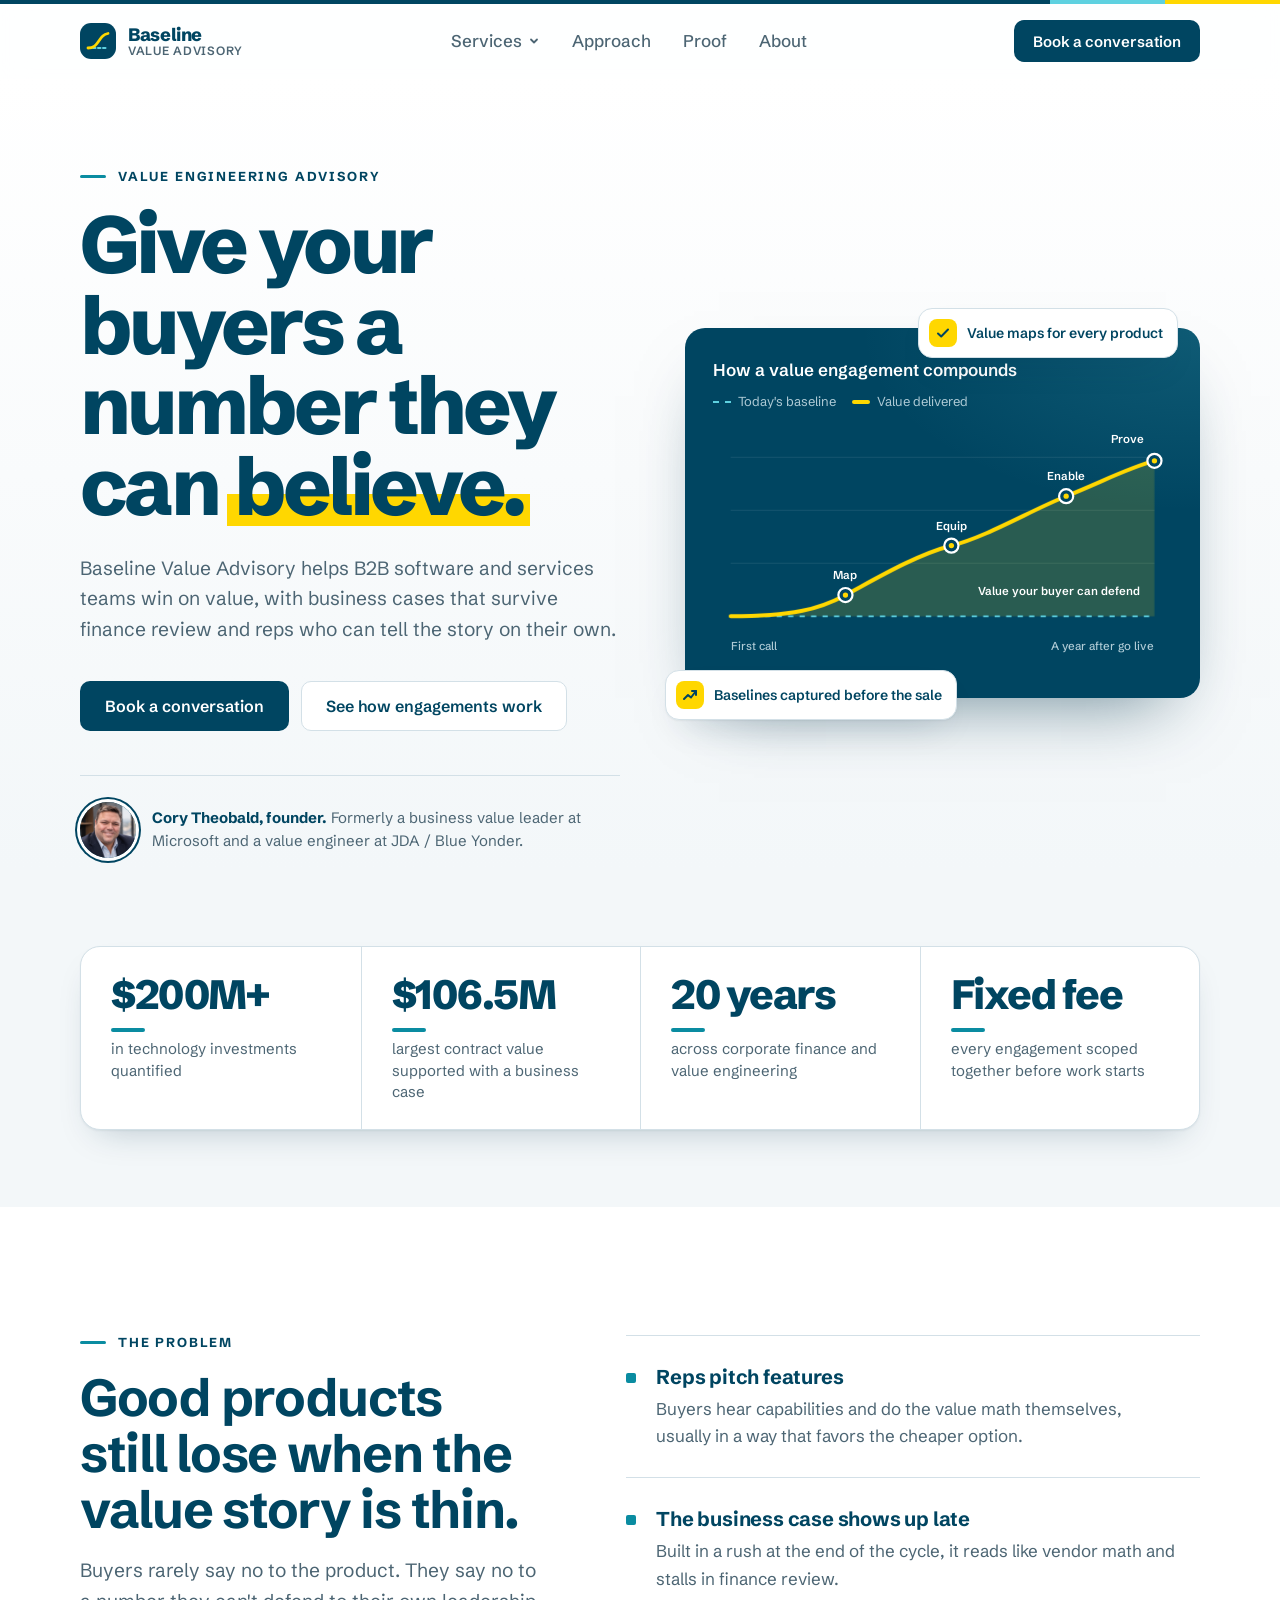
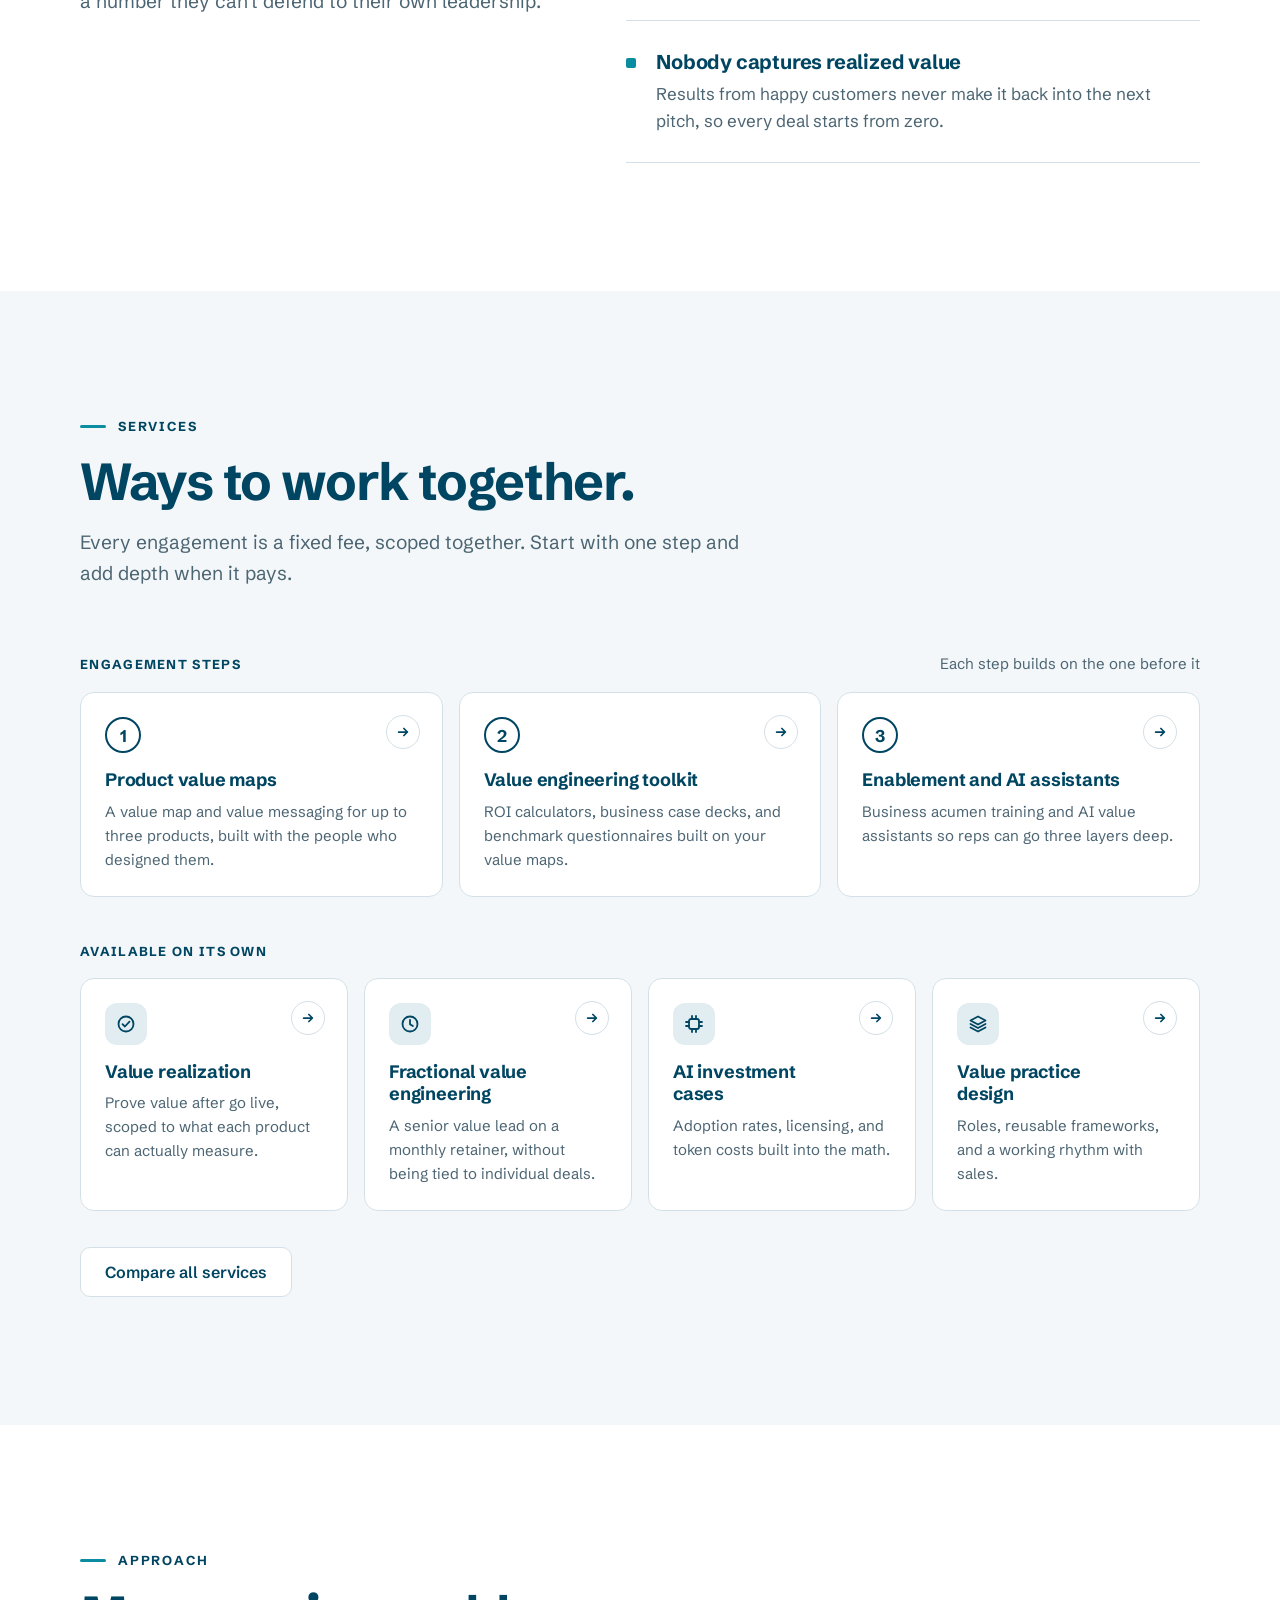
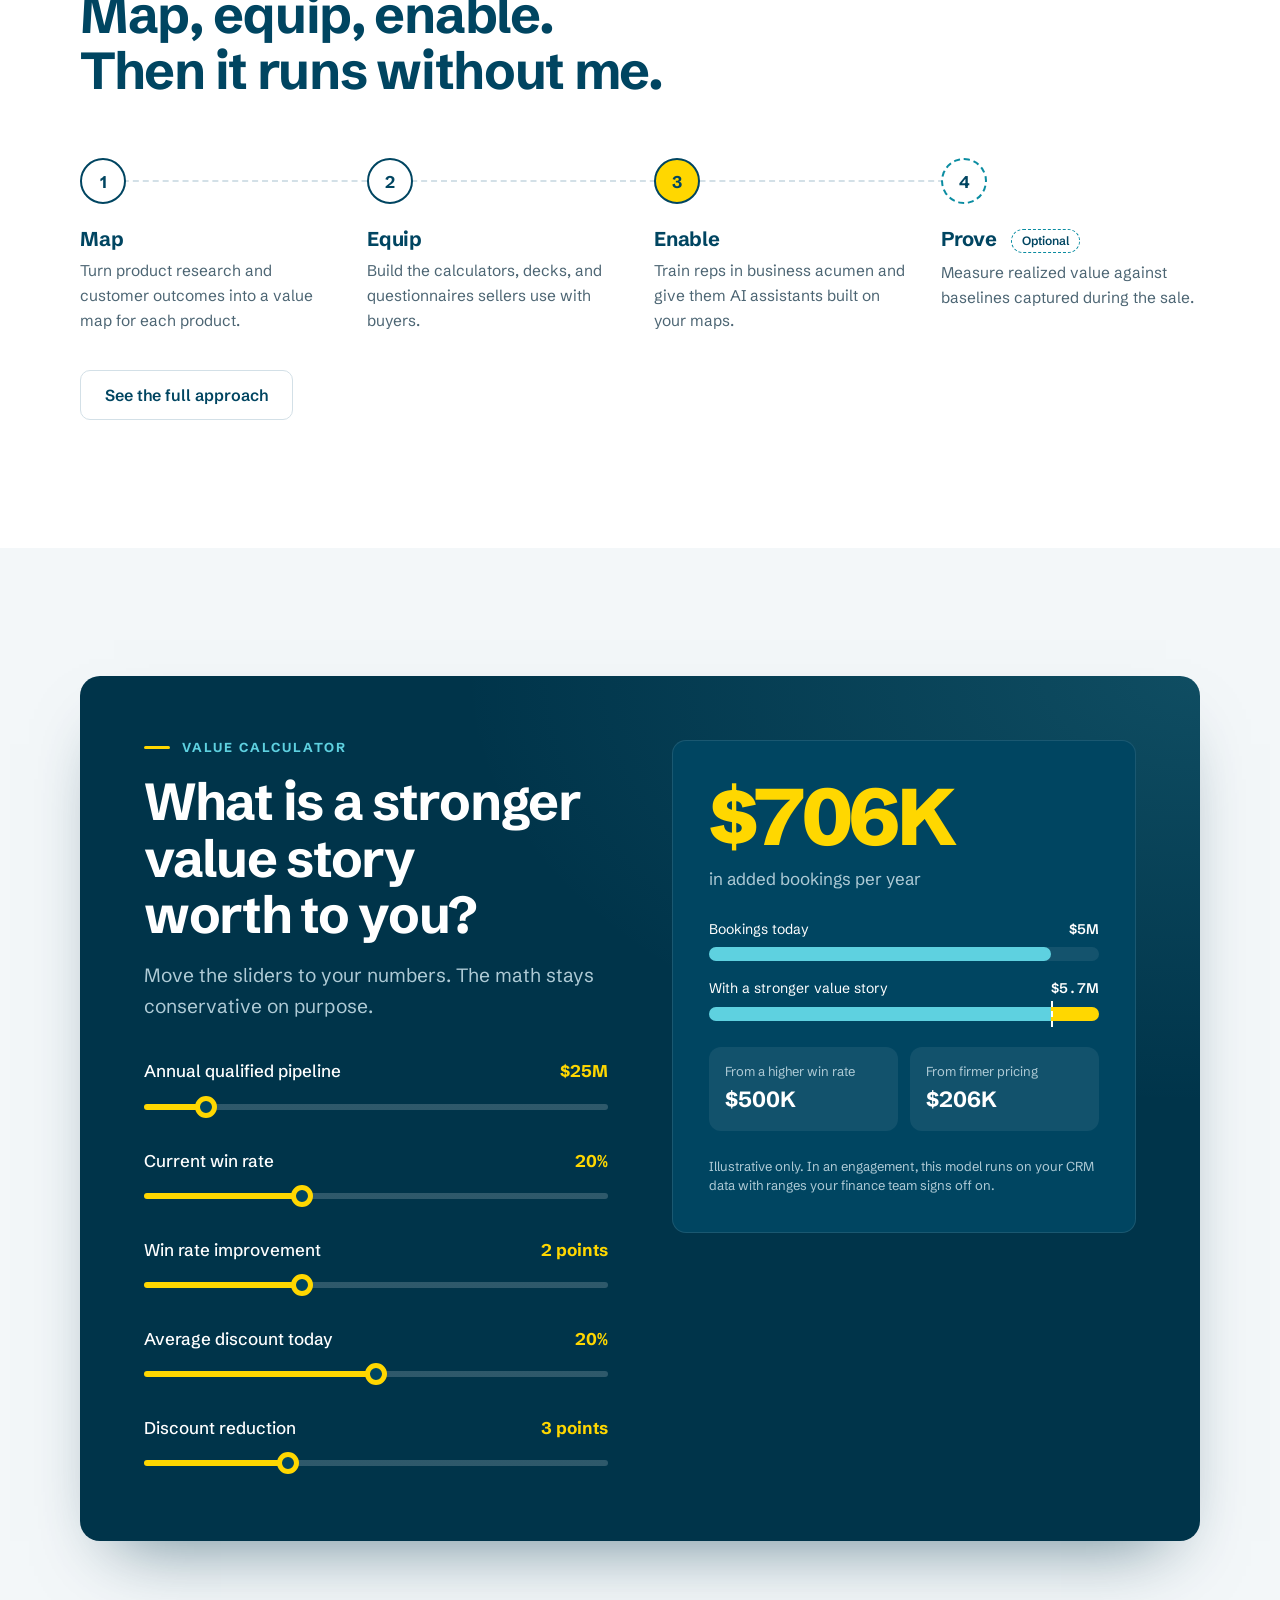
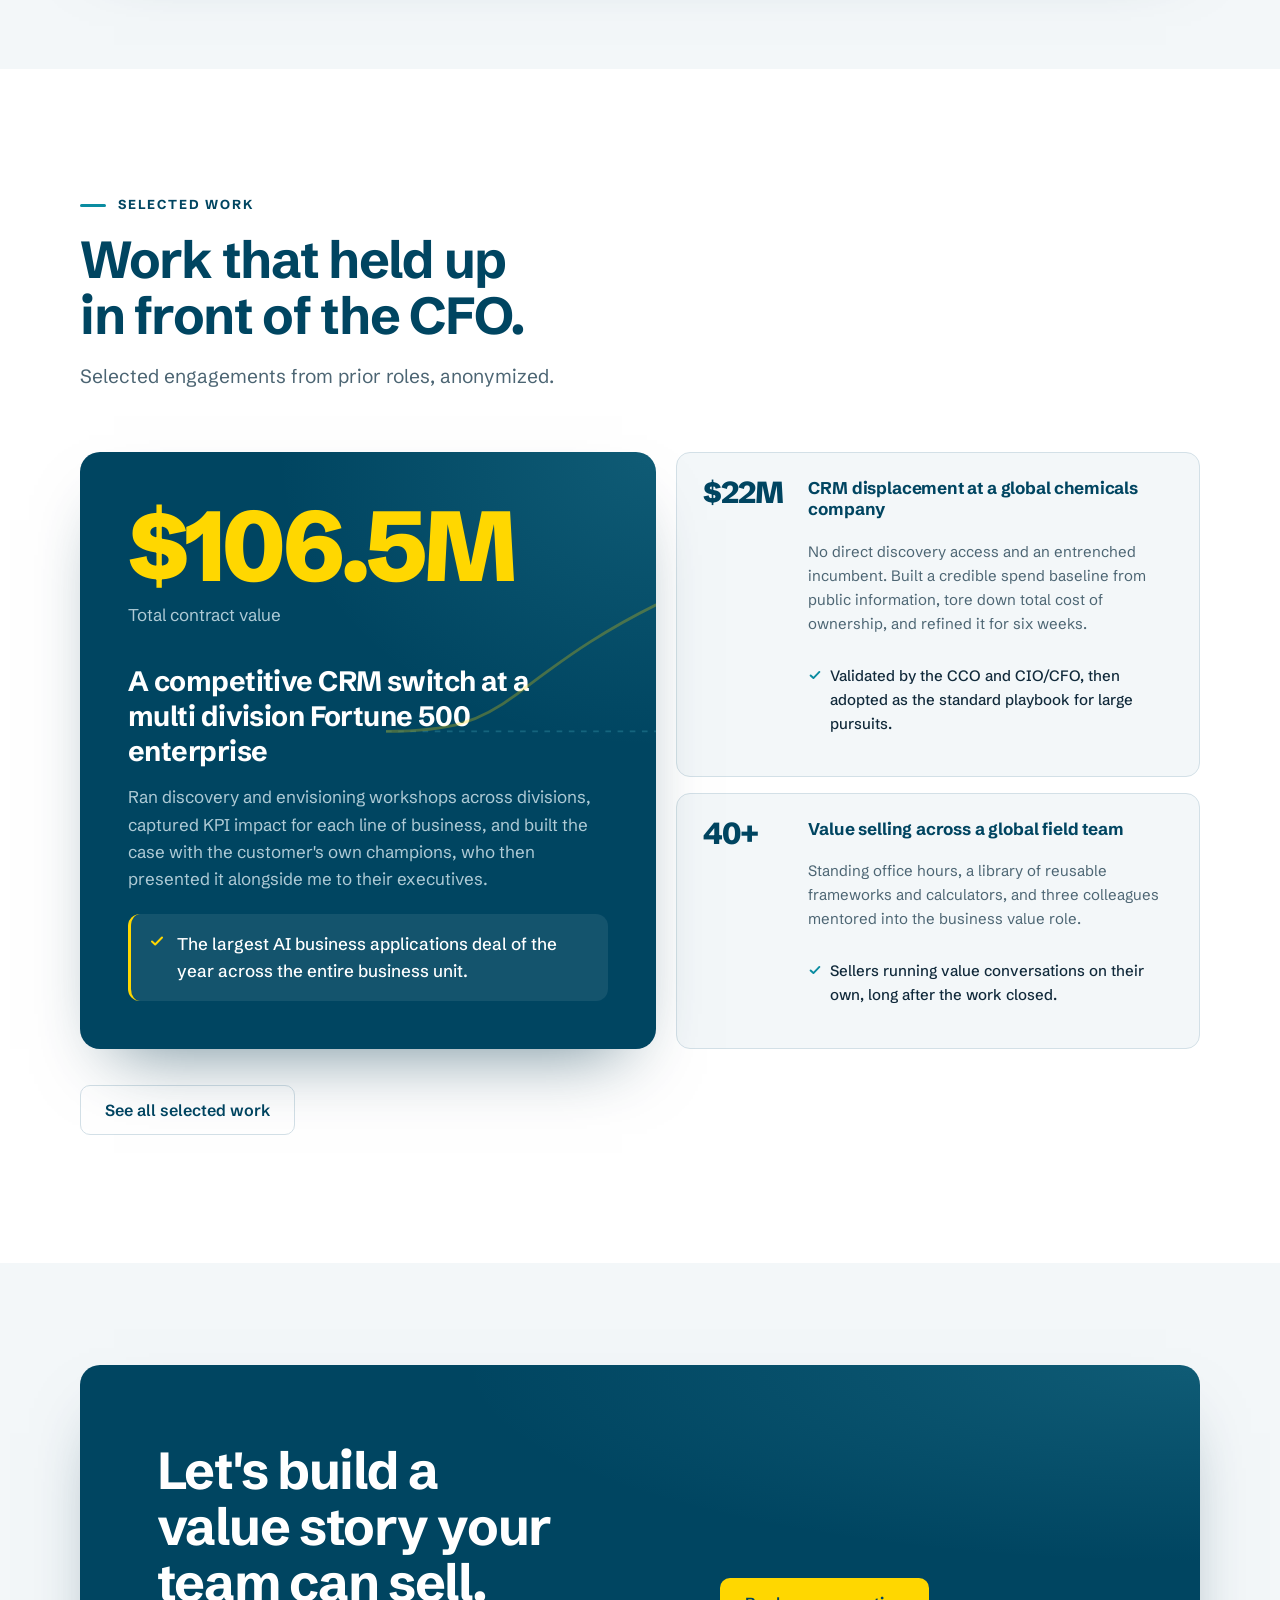
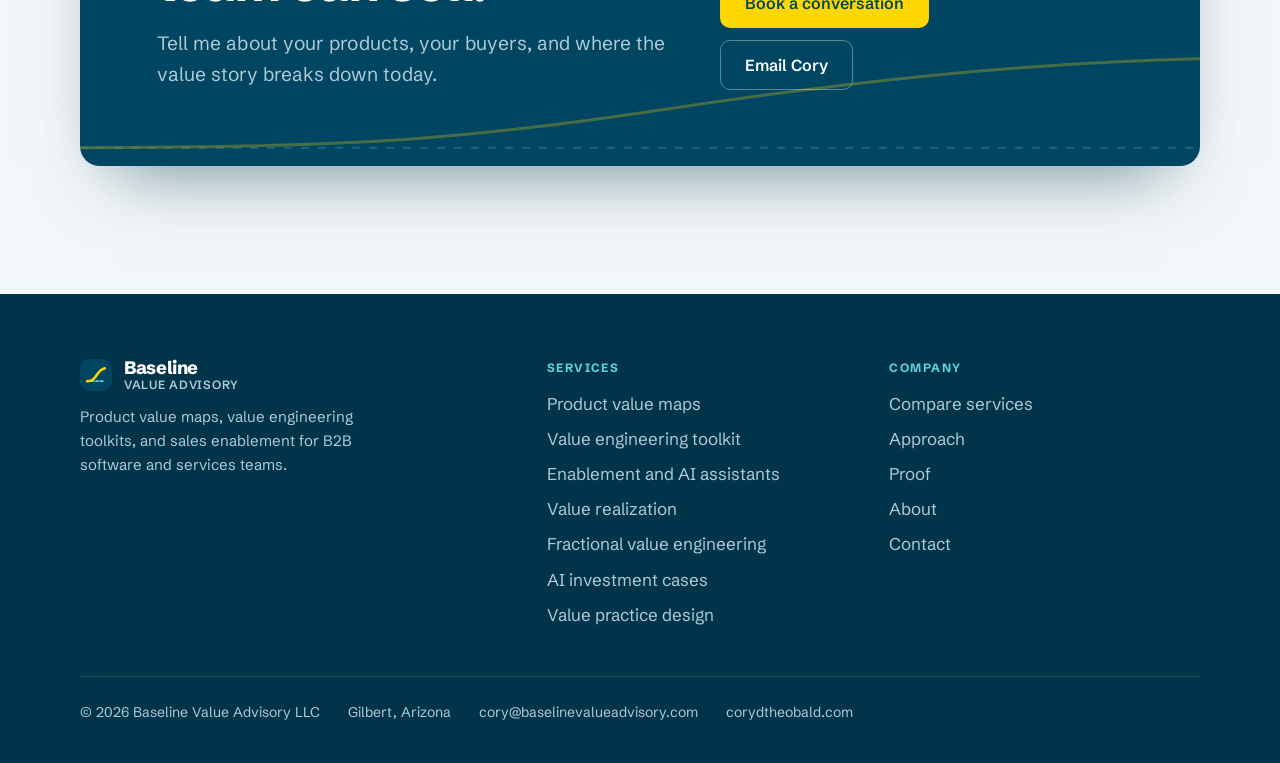
<file: index.html>
<!DOCTYPE html>
<html lang="en">
<head>
<meta charset="utf-8">
<meta name="viewport" content="width=device-width, initial-scale=1">
<title>Baseline Value Advisory</title>
<meta name="description" content="Product value maps, value engineering toolkits, and sales enablement for B2B software and services teams.">
<link rel="canonical" href="https://baselinevalueadvisory.com/">
<meta property="og:title" content="Baseline Value Advisory">
<meta property="og:description" content="Product value maps, value engineering toolkits, and sales enablement for B2B software and services teams.">
<meta property="og:type" content="website">
<link rel="icon" href="assets/favicon.svg" type="image/svg+xml">
<meta name="theme-color" content="#004561">
<link rel="preconnect" href="https://fonts.googleapis.com">
<link rel="preconnect" href="https://fonts.gstatic.com" crossorigin>
<link href="https://fonts.googleapis.com/css2?family=Schibsted+Grotesk:wght@400;500;600;700;800&family=Spectral:ital,wght@0,400;0,500;1,400&display=swap" rel="stylesheet">
<link rel="stylesheet" href="assets/styles.css">
<script src="assets/site.js" defer></script>
</head>
<body data-root="">
<a class="skip" href="#main">Skip to content</a>
<header class="site-header">
  <div class="wrap nav">
    <a class="brand" href="index.html" aria-label="Baseline Value Advisory home">
      <svg width="36" height="36" viewBox="0 0 36 36" aria-hidden="true"><rect class="mark-bg" width="36" height="36" rx="11"/><path class="mark-base" d="M8 25h20"/><path class="mark-line" d="M8 25c5.5 0 7.5-2.2 10.5-6.5S23 11.5 28 10.5"/></svg>
      <span><span class="brand-name">Baseline</span><span class="brand-sub">Value Advisory</span></span>
    </a>
    <nav aria-label="Primary">
      <ul class="nav-links">
        <li class="has-menu">
          <button class="menu-trigger" type="button" aria-expanded="false" aria-controls="services-menu">Services <svg class="chev" width="12" height="12" viewBox="0 0 12 12" fill="none" stroke="currentColor" stroke-width="1.8" stroke-linecap="round" stroke-linejoin="round" aria-hidden="true"><path d="M3 4.5l3 3 3-3"/></svg></button>
          <div class="menu-panel" id="services-menu" hidden>
            <div class="menu-cols">
              <div>
                <p class="menu-group">Engagement steps</p>
                <ul><li><a href="services/value-maps.html"><span class="menu-badge" aria-hidden="true">1</span><span><strong>Product value maps</strong><small>A value story for every product</small></span></a></li><li><a href="services/engineering.html"><span class="menu-badge" aria-hidden="true">2</span><span><strong>Value engineering toolkit</strong><small>Calculators and business case tools</small></span></a></li><li><a href="services/enablement.html"><span class="menu-badge" aria-hidden="true">3</span><span><strong>Enablement and AI assistants</strong><small>Reps who go three layers deep</small></span></a></li></ul>
              </div>
              <div>
                <p class="menu-group">Available on its own</p>
                <ul><li><a href="services/realization.html"><span class="menu-badge solo" aria-hidden="true"><svg width="14" height="14" viewBox="0 0 20 20" fill="none" stroke="currentColor" stroke-width="2" stroke-linecap="round" stroke-linejoin="round" aria-hidden="true"><circle cx="10" cy="10" r="7.5"/><path d="M6.5 10.2l2.4 2.3 4.6-4.8"/></svg></span><span><strong>Value realization</strong><small>Prove value after go live</small></span></a></li><li><a href="services/fractional.html"><span class="menu-badge solo" aria-hidden="true"><svg width="14" height="14" viewBox="0 0 20 20" fill="none" stroke="currentColor" stroke-width="2" stroke-linecap="round" stroke-linejoin="round" aria-hidden="true"><circle cx="10" cy="10" r="7.5"/><path d="M10 5.8v4.4l2.9 1.9"/></svg></span><span><strong>Fractional value engineering</strong><small>A senior value lead on retainer</small></span></a></li><li><a href="services/ai.html"><span class="menu-badge solo" aria-hidden="true"><svg width="14" height="14" viewBox="0 0 20 20" fill="none" stroke="currentColor" stroke-width="2" stroke-linecap="round" stroke-linejoin="round" aria-hidden="true"><rect x="5" y="5" width="10" height="10" rx="2"/><path d="M8 2v3M12 2v3M8 15v3M12 15v3M2 8h3M2 12h3M15 8h3M15 12h3"/></svg></span><span><strong>AI investment cases</strong><small>Where AI actually pays</small></span></a></li><li><a href="services/practice.html"><span class="menu-badge solo" aria-hidden="true"><svg width="14" height="14" viewBox="0 0 20 20" fill="none" stroke="currentColor" stroke-width="2" stroke-linecap="round" stroke-linejoin="round" aria-hidden="true"><path d="M10 2.5l7.5 4L10 10.5 2.5 6.5z"/><path d="M2.5 10l7.5 4 7.5-4"/><path d="M2.5 13.5l7.5 4 7.5-4"/></svg></span><span><strong>Value practice design</strong><small>Build value engineering in house</small></span></a></li></ul>
              </div>
            </div>
            <a class="menu-all" href="services.html">Compare all services <svg width="14" height="14" viewBox="0 0 16 16" fill="none" stroke="currentColor" stroke-width="2" stroke-linecap="round" stroke-linejoin="round" aria-hidden="true"><path d="M3 8h10M9 4l4 4-4 4"/></svg></a>
          </div>
        </li>
        <li><a href="approach.html">Approach</a></li>
        <li><a href="proof.html">Proof</a></li>
        <li><a href="about.html">About</a></li>
      </ul>
    </nav>
    <a class="btn btn-primary btn-sm header-cta" href="https://calendar.google.com/calendar/u/0/appointments/schedules/AcZssZ1EThzE45TGTu98jqNI9MncQXDhYy7QURJlrcv0CkkxSN57MyylWtSINRgIGciwD0_F5varjsKG" target="_blank" rel="noopener">Book a conversation</a>
    <button class="menu-btn" type="button" aria-expanded="false" aria-controls="mobile-menu">
      <span class="sr-only">Menu</span>
      <span class="lines" aria-hidden="true"><span></span><span></span><span></span></span>
    </button>
  </div>
  <div class="mobile-menu" id="mobile-menu" hidden>
    <div class="wrap">
      <ul class="top">
        <li><a href="index.html" aria-current="page">Home</a></li>
        <li>
          <button class="sub-toggle" type="button" aria-expanded="false" aria-controls="m-services">Services <svg class="chev" width="12" height="12" viewBox="0 0 12 12" fill="none" stroke="currentColor" stroke-width="1.8" stroke-linecap="round" stroke-linejoin="round" aria-hidden="true"><path d="M3 4.5l3 3 3-3"/></svg></button>
          <ul class="sub" id="m-services" hidden>
            <li><a href="services.html">All services</a></li>
            <li><a href="services/value-maps.html">Product value maps</a></li><li><a href="services/engineering.html">Value engineering toolkit</a></li><li><a href="services/enablement.html">Enablement and AI assistants</a></li><li><a href="services/realization.html">Value realization</a></li><li><a href="services/fractional.html">Fractional value engineering</a></li><li><a href="services/ai.html">AI investment cases</a></li><li><a href="services/practice.html">Value practice design</a></li>
          </ul>
        </li>
        <li><a href="approach.html">Approach</a></li>
        <li><a href="proof.html">Proof</a></li>
        <li><a href="about.html">About</a></li>
        <li><a href="contact.html">Contact</a></li>
      </ul>
      <a class="btn btn-primary" href="https://calendar.google.com/calendar/u/0/appointments/schedules/AcZssZ1EThzE45TGTu98jqNI9MncQXDhYy7QURJlrcv0CkkxSN57MyylWtSINRgIGciwD0_F5varjsKG" target="_blank" rel="noopener">Book a conversation</a>
    </div>
  </div>
</header>
<main id="main">

  <section class="hero">
    <div class="wrap hero-grid">
      <div>
        <p class="eyebrow">Value engineering advisory</p>
        <h1>Give your buyers a number they can <span class="hl">believe.</span></h1>
        <p class="lede">Baseline Value Advisory helps B2B software and services teams win on value, with business cases that survive finance review and reps who can tell the story on their own.</p>
        <div class="hero-actions">
          <a class="btn btn-primary" href="https://calendar.google.com/calendar/u/0/appointments/schedules/AcZssZ1EThzE45TGTu98jqNI9MncQXDhYy7QURJlrcv0CkkxSN57MyylWtSINRgIGciwD0_F5varjsKG" target="_blank" rel="noopener">Book a conversation</a>
          <a class="btn btn-ghost" href="services.html">See how engagements work</a>
        </div>
        <div class="founder">
          <div class="avatar"><img src="assets/avatar.jpg" alt="Cory Theobald" width="52" height="52"></div>
          <p><strong>Cory Theobald, founder.</strong> Formerly a business value leader at Microsoft and a value engineer at JDA / Blue Yonder.</p>
        </div>
      </div>

      <div class="chart-card">
        <div class="chart-head">
          <span class="chart-title">How a value engagement compounds</span>
          <span class="legend"><span><i class="sw-base"></i>Today's baseline</span><span><i class="sw-value"></i>Value delivered</span></span>
        </div>
        <svg viewBox="0 0 520 290" role="img" aria-labelledby="chart-desc">
          <title id="chart-desc">Illustrative chart: value rises above today's baseline through four stages: map, equip, enable, and prove.</title>
          <g>
            <line class="grid-line" x1="20" x2="500" y1="40" y2="40"/>
            <line class="grid-line" x1="20" x2="500" y1="100" y2="100"/>
            <line class="grid-line" x1="20" x2="500" y1="160" y2="160"/>
          </g>
          <path class="value-area" d="M20 220 C90 220 120 212 150 196 S230 150 270 140 S360 100 400 84 S470 52 500 44 L500 220 Z"/>
          <line class="base-line" x1="20" x2="500" y1="220" y2="220"/>
          <path class="value-line" pathLength="1" d="M20 220 C90 220 120 212 150 196 S230 150 270 140 S360 100 400 84 S470 52 500 44"/>
          <text class="area-label" x="300" y="196">Value your buyer can defend</text>
          <g class="marker m1"><circle class="ring" cx="150" cy="196" r="8"/><circle class="core" cx="150" cy="196" r="3"/><text x="150" y="178" text-anchor="middle">Map</text></g>
          <g class="marker m2"><circle class="ring" cx="270" cy="140" r="8"/><circle class="core" cx="270" cy="140" r="3"/><text x="270" y="122" text-anchor="middle">Equip</text></g>
          <g class="marker m3"><circle class="ring" cx="400" cy="84" r="8"/><circle class="core" cx="400" cy="84" r="3"/><text x="400" y="66" text-anchor="middle">Enable</text></g>
          <g class="marker m4"><circle class="ring" cx="500" cy="44" r="8"/><circle class="core" cx="500" cy="44" r="3"/><text x="488" y="24" text-anchor="end">Prove</text></g>
          <text class="axis-label" x="20" y="258">First call</text>
          <text class="axis-label" x="500" y="258" text-anchor="end">A year after go live</text>
        </svg>
        <div class="chip chip-a">
          <span class="chip-icon" aria-hidden="true"><svg width="16" height="16" viewBox="0 0 16 16" fill="none" stroke="currentColor" stroke-width="2" stroke-linecap="round" stroke-linejoin="round"><path d="M3 8.5l3.2 3L13 4.5"/></svg></span>
          Value maps for every product
        </div>
        <div class="chip chip-b">
          <span class="chip-icon" aria-hidden="true"><svg width="16" height="16" viewBox="0 0 16 16" fill="none" stroke="currentColor" stroke-width="2" stroke-linecap="round" stroke-linejoin="round"><path d="M2 12l4-4 3 2.5L14 4"/><path d="M10 4h4v4"/></svg></span>
          Baselines captured before the sale
        </div>
      </div>
    </div>
    <div class="wrap">
      <ul class="stats" aria-label="Track record">
        <li><strong>$200M+</strong><span>in technology investments quantified</span></li>
        <li><strong>$106.5M</strong><span>largest contract value supported with a business case</span></li>
        <li><strong>20 years</strong><span>across corporate finance and value engineering</span></li>
        <li><strong>Fixed fee</strong><span>every engagement scoped together before work starts</span></li>
      </ul>
    </div>
  </section>

  <section class="band alt" aria-labelledby="problem-title">
    <div class="wrap problem-grid">
      <div class="section-head">
        <p class="eyebrow">The problem</p>
        <h2 id="problem-title">Good products still lose when the value story is thin.</h2>
        <p class="lede">Buyers rarely say no to the product. They say no to a number they can't defend to their own leadership.</p>
      </div>
      <ul class="problem-list">
        <li><span class="dot" aria-hidden="true"></span><div><h3>Reps pitch features</h3><p>Buyers hear capabilities and do the value math themselves, usually in a way that favors the cheaper option.</p></div></li>
        <li><span class="dot" aria-hidden="true"></span><div><h3>The business case shows up late</h3><p>Built in a rush at the end of the cycle, it reads like vendor math and stalls in finance review.</p></div></li>
        <li><span class="dot" aria-hidden="true"></span><div><h3>Nobody captures realized value</h3><p>Results from happy customers never make it back into the next pitch, so every deal starts from zero.</p></div></li>
      </ul>
    </div>
  </section>

  
<section class="band" aria-labelledby="ways-title">
  <div class="wrap">
    <div class="section-head">
      <p class="eyebrow">Services</p>
      <h2 id="ways-title">Ways to work together.</h2>
      <p class="lede">Every engagement is a fixed fee, scoped together. Start with one step and add depth when it pays.</p>
    </div>
    <p class="group-label"><strong>Engagement steps</strong><span>Each step builds on the one before it</span></p>
    <div class="link-grid"><a class="link-card" href="services/value-maps.html"><span class="badge" aria-hidden="true">1</span><h3>Product value maps</h3><p>A value map and value messaging for up to three products, built with the people who designed them.</p><span class="go" aria-hidden="true"><svg width="14" height="14" viewBox="0 0 16 16" fill="none" stroke="currentColor" stroke-width="2" stroke-linecap="round" stroke-linejoin="round" aria-hidden="true"><path d="M3 8h10M9 4l4 4-4 4"/></svg></span></a><a class="link-card" href="services/engineering.html"><span class="badge" aria-hidden="true">2</span><h3>Value engineering toolkit</h3><p>ROI calculators, business case decks, and benchmark questionnaires built on your value maps.</p><span class="go" aria-hidden="true"><svg width="14" height="14" viewBox="0 0 16 16" fill="none" stroke="currentColor" stroke-width="2" stroke-linecap="round" stroke-linejoin="round" aria-hidden="true"><path d="M3 8h10M9 4l4 4-4 4"/></svg></span></a><a class="link-card" href="services/enablement.html"><span class="badge" aria-hidden="true">3</span><h3>Enablement and AI assistants</h3><p>Business acumen training and AI value assistants so reps can go three layers deep.</p><span class="go" aria-hidden="true"><svg width="14" height="14" viewBox="0 0 16 16" fill="none" stroke="currentColor" stroke-width="2" stroke-linecap="round" stroke-linejoin="round" aria-hidden="true"><path d="M3 8h10M9 4l4 4-4 4"/></svg></span></a></div>
    <p class="group-label group-gap"><strong>Available on its own</strong></p>
    <div class="link-grid"><a class="link-card" href="services/realization.html"><span class="icon" aria-hidden="true"><svg width="20" height="20" viewBox="0 0 20 20" fill="none" stroke="currentColor" stroke-width="1.8" stroke-linecap="round" stroke-linejoin="round" aria-hidden="true"><circle cx="10" cy="10" r="7.5"/><path d="M6.5 10.2l2.4 2.3 4.6-4.8"/></svg></span><h3>Value realization</h3><p>Prove value after go live, scoped to what each product can actually measure.</p><span class="go" aria-hidden="true"><svg width="14" height="14" viewBox="0 0 16 16" fill="none" stroke="currentColor" stroke-width="2" stroke-linecap="round" stroke-linejoin="round" aria-hidden="true"><path d="M3 8h10M9 4l4 4-4 4"/></svg></span></a><a class="link-card" href="services/fractional.html"><span class="icon" aria-hidden="true"><svg width="20" height="20" viewBox="0 0 20 20" fill="none" stroke="currentColor" stroke-width="1.8" stroke-linecap="round" stroke-linejoin="round" aria-hidden="true"><circle cx="10" cy="10" r="7.5"/><path d="M10 5.8v4.4l2.9 1.9"/></svg></span><h3>Fractional value engineering</h3><p>A senior value lead on a monthly retainer, without being tied to individual deals.</p><span class="go" aria-hidden="true"><svg width="14" height="14" viewBox="0 0 16 16" fill="none" stroke="currentColor" stroke-width="2" stroke-linecap="round" stroke-linejoin="round" aria-hidden="true"><path d="M3 8h10M9 4l4 4-4 4"/></svg></span></a><a class="link-card" href="services/ai.html"><span class="icon" aria-hidden="true"><svg width="20" height="20" viewBox="0 0 20 20" fill="none" stroke="currentColor" stroke-width="1.8" stroke-linecap="round" stroke-linejoin="round" aria-hidden="true"><rect x="5" y="5" width="10" height="10" rx="2"/><path d="M8 2v3M12 2v3M8 15v3M12 15v3M2 8h3M2 12h3M15 8h3M15 12h3"/></svg></span><h3>AI investment cases</h3><p>Adoption rates, licensing, and token costs built into the math.</p><span class="go" aria-hidden="true"><svg width="14" height="14" viewBox="0 0 16 16" fill="none" stroke="currentColor" stroke-width="2" stroke-linecap="round" stroke-linejoin="round" aria-hidden="true"><path d="M3 8h10M9 4l4 4-4 4"/></svg></span></a><a class="link-card" href="services/practice.html"><span class="icon" aria-hidden="true"><svg width="20" height="20" viewBox="0 0 20 20" fill="none" stroke="currentColor" stroke-width="1.8" stroke-linecap="round" stroke-linejoin="round" aria-hidden="true"><path d="M10 2.5l7.5 4L10 10.5 2.5 6.5z"/><path d="M2.5 10l7.5 4 7.5-4"/><path d="M2.5 13.5l7.5 4 7.5-4"/></svg></span><h3>Value practice design</h3><p>Roles, reusable frameworks, and a working rhythm with sales.</p><span class="go" aria-hidden="true"><svg width="14" height="14" viewBox="0 0 16 16" fill="none" stroke="currentColor" stroke-width="2" stroke-linecap="round" stroke-linejoin="round" aria-hidden="true"><path d="M3 8h10M9 4l4 4-4 4"/></svg></span></a></div>
    <div class="center-action"><a class="btn btn-ghost" href="services.html">Compare all services</a></div>
  </div>
</section>
<section class="band alt" aria-labelledby="loop-title">
  <div class="wrap">
    <div class="section-head">
      <p class="eyebrow">Approach</p>
      <h2 id="loop-title">Map, equip, enable. Then it runs without me.</h2>
    </div>
    <ol class="steps"><li><span class="step-num" aria-hidden="true">1</span><h3>Map</h3><p>Turn product research and customer outcomes into a value map for each product.</p></li><li><span class="step-num" aria-hidden="true">2</span><h3>Equip</h3><p>Build the calculators, decks, and questionnaires sellers use with buyers.</p></li><li class="key"><span class="step-num" aria-hidden="true">3</span><h3>Enable</h3><p>Train reps in business acumen and give them AI assistants built on your maps.</p></li><li class="optional"><span class="step-num" aria-hidden="true">4</span><h3>Prove <span class="opt-tag">Optional</span></h3><p>Measure realized value against baselines captured during the sale.</p></li></ol>
    <div class="center-action"><a class="btn btn-ghost" href="approach.html">See the full approach</a></div>
  </div>
</section>

  <section class="band" id="calculator" aria-labelledby="calc-title">
    <div class="wrap">
      <div class="calc">
        <div>
          <p class="eyebrow">Value calculator</p>
          <h2 id="calc-title">What is a stronger value story worth to you?</h2>
          <p class="lede">Move the sliders to your numbers. The math stays conservative on purpose.</p>

          <div class="field">
            <div class="field-top"><label for="in-pipeline">Annual qualified pipeline</label><output id="out-pipeline" for="in-pipeline">$25M</output></div>
            <input id="in-pipeline" type="range" min="2" max="200" step="1" value="25">
          </div>
          <div class="field">
            <div class="field-top"><label for="in-win">Current win rate</label><output id="out-win" for="in-win">20%</output></div>
            <input id="in-win" type="range" min="5" max="50" step="1" value="20">
          </div>
          <div class="field">
            <div class="field-top"><label for="in-lift">Win rate improvement</label><output id="out-lift" for="in-lift">2 points</output></div>
            <input id="in-lift" type="range" min="0.5" max="5" step="0.5" value="2">
          </div>
          <div class="field">
            <div class="field-top"><label for="in-disc">Average discount today</label><output id="out-disc" for="in-disc">20%</output></div>
            <input id="in-disc" type="range" min="0" max="40" step="1" value="20">
          </div>
          <div class="field">
            <div class="field-top"><label for="in-cut">Discount reduction</label><output id="out-cut" for="in-cut">3 points</output></div>
            <input id="in-cut" type="range" min="0" max="10" step="0.5" value="3">
          </div>
        </div>

        <div class="result">
          <div>
            <div class="result-total" id="out-total" aria-live="polite">$706K</div>
            <p class="result-label">in added bookings per year</p>
          </div>
          <div class="bars">
            <div>
              <div class="bar-meta"><span>Bookings today</span><span id="out-today">$5M</span></div>
              <div class="bar-track"><div class="bar-fill bar-today" id="bar-today"></div></div>
            </div>
            <div>
              <div class="bar-meta"><span>With a stronger value story</span><span id="out-future">$5.7M</span></div>
              <div class="bar-track"><div class="bar-fill bar-base" id="bar-base"></div><div class="bar-fill bar-gain" id="bar-gain"></div><div class="bar-mark" id="bar-mark" aria-hidden="true"></div></div>
            </div>
          </div>
          <div class="breakdown">
            <div><span>From a higher win rate</span><strong id="out-wingain">$500K</strong></div>
            <div><span>From firmer pricing</span><strong id="out-pricegain">$206K</strong></div>
          </div>
          <p class="fine">Illustrative only. In an engagement, this model runs on your CRM data with ranges your finance team signs off on.</p>
        </div>
      </div>
    </div>
  </section>

  
<section class="band alt" aria-labelledby="proof-teaser">
  <div class="wrap">
    <div class="section-head">
      <p class="eyebrow">Selected work</p>
      <h2 id="proof-teaser">Work that held up in front of the CFO.</h2>
      <p class="lede">Selected engagements from prior roles, anonymized.</p>
    </div>
    <div class="proof-grid">
      <article class="case-feature">
          <svg class="deco" viewBox="0 0 320 200" fill="none" aria-hidden="true">
            <path d="M0 170h320" stroke="rgba(94,209,224,.45)" stroke-width="2" stroke-dasharray="6 7"/>
            <path d="M0 170c70 0 100-10 140-40s90-70 180-110" stroke="rgba(255,215,0,.55)" stroke-width="3"/>
          </svg>
          <div>
            <div class="case-figure">$106.5M</div>
            <p class="fig-label">Total contract value</p>
          </div>
          <div>
            <h3>A competitive CRM switch at a multi division Fortune 500 enterprise</h3>
            <p>Ran discovery and envisioning workshops across divisions, captured KPI impact for each line of business, and built the case with the customer's own champions, who then presented it alongside me to their executives.</p>
            <p class="case-result">
              <svg width="16" height="16" viewBox="0 0 16 16" fill="none" stroke="currentColor" stroke-width="2" stroke-linecap="round" stroke-linejoin="round" aria-hidden="true"><path d="M3 8.5l3.2 3L13 4.5"/></svg>
              <span>The largest AI business applications deal of the year across the entire business unit.</span>
            </p>
          </div>
        </article>
      <div class="case-list"><article class="case">
            <div class="fig">$22M</div>
            <h3>CRM displacement at a global chemicals company</h3>
            <p>No direct discovery access and an entrenched incumbent. Built a credible spend baseline from public information, tore down total cost of ownership, and refined it for six weeks.</p>
            <p class="res"><svg width="14" height="14" viewBox="0 0 16 16" fill="none" stroke="currentColor" stroke-width="2.2" stroke-linecap="round" stroke-linejoin="round" aria-hidden="true"><path d="M3 8.5l3.2 3L13 4.5"/></svg><span>Validated by the CCO and CIO/CFO, then adopted as the standard playbook for large pursuits.</span></p>
          </article><article class="case">
            <div class="fig">40+</div>
            <h3>Value selling across a global field team</h3>
            <p>Standing office hours, a library of reusable frameworks and calculators, and three colleagues mentored into the business value role.</p>
            <p class="res"><svg width="14" height="14" viewBox="0 0 16 16" fill="none" stroke="currentColor" stroke-width="2.2" stroke-linecap="round" stroke-linejoin="round" aria-hidden="true"><path d="M3 8.5l3.2 3L13 4.5"/></svg><span>Sellers running value conversations on their own, long after the work closed.</span></p>
          </article></div>
    </div>
    <div class="center-action"><a class="btn btn-ghost" href="proof.html">See all selected work</a></div>
  </div>
</section>
<section class="band contact-band" aria-labelledby="cta-title">
  <div class="wrap">
    <div class="contact">
      <svg class="deco" viewBox="0 0 1200 240" preserveAspectRatio="none" fill="none" aria-hidden="true">
          <path d="M0 200h1200" stroke="rgba(94,209,224,.45)" stroke-width="2" stroke-dasharray="8 9" vector-effect="non-scaling-stroke"/>
          <path d="M0 200c300 0 420-20 620-80s380-100 580-110" stroke="rgba(255,215,0,.5)" stroke-width="3" vector-effect="non-scaling-stroke"/>
        </svg>
      <div>
        <h2 id="cta-title">Let's build a value story your team can sell.</h2>
        <p class="lede">Tell me about your products, your buyers, and where the value story breaks down today.</p>
      </div>
      <div class="contact-actions">
        <a class="btn btn-accent" href="https://calendar.google.com/calendar/u/0/appointments/schedules/AcZssZ1EThzE45TGTu98jqNI9MncQXDhYy7QURJlrcv0CkkxSN57MyylWtSINRgIGciwD0_F5varjsKG" target="_blank" rel="noopener">Book a conversation</a>
        <a class="btn btn-light" href="mailto:cory@baselinevalueadvisory.com?subject=Conversation%20request">Email Cory</a>
      </div>
    </div>
  </div>
</section>
</main>
<footer class="site-footer">
  <div class="wrap">
    <div class="footer-grid">
      <div class="footer-brand">
        <a class="brand" href="index.html"><svg width="32" height="32" viewBox="0 0 36 36" aria-hidden="true"><rect class="mark-bg" width="36" height="36" rx="11"/><path class="mark-base" d="M8 25h20"/><path class="mark-line" d="M8 25c5.5 0 7.5-2.2 10.5-6.5S23 11.5 28 10.5"/></svg><span><span class="brand-name">Baseline</span><span class="brand-sub">Value Advisory</span></span></a>
        <p>Product value maps, value engineering toolkits, and sales enablement for B2B software and services teams.</p>
      </div>
      <div><p class="footer-head">Services</p><ul class="footer-links"><li><a href="services/value-maps.html">Product value maps</a></li><li><a href="services/engineering.html">Value engineering toolkit</a></li><li><a href="services/enablement.html">Enablement and AI assistants</a></li><li><a href="services/realization.html">Value realization</a></li><li><a href="services/fractional.html">Fractional value engineering</a></li><li><a href="services/ai.html">AI investment cases</a></li><li><a href="services/practice.html">Value practice design</a></li></ul></div>
      <div><p class="footer-head">Company</p><ul class="footer-links">
        <li><a href="services.html">Compare services</a></li>
        <li><a href="approach.html">Approach</a></li>
        <li><a href="proof.html">Proof</a></li>
        <li><a href="about.html">About</a></li>
        <li><a href="contact.html">Contact</a></li>
      </ul></div>
    </div>
    <div class="legal">
      <span>© 2026 Baseline Value Advisory LLC</span>
      <span>Gilbert, Arizona</span>
      <a href="mailto:cory@baselinevalueadvisory.com">cory@baselinevalueadvisory.com</a>
      <a href="https://corydtheobald.com/" target="_blank" rel="noopener">corydtheobald.com</a>
    </div>
  </div>
</footer>
</body>
</html>
</file>
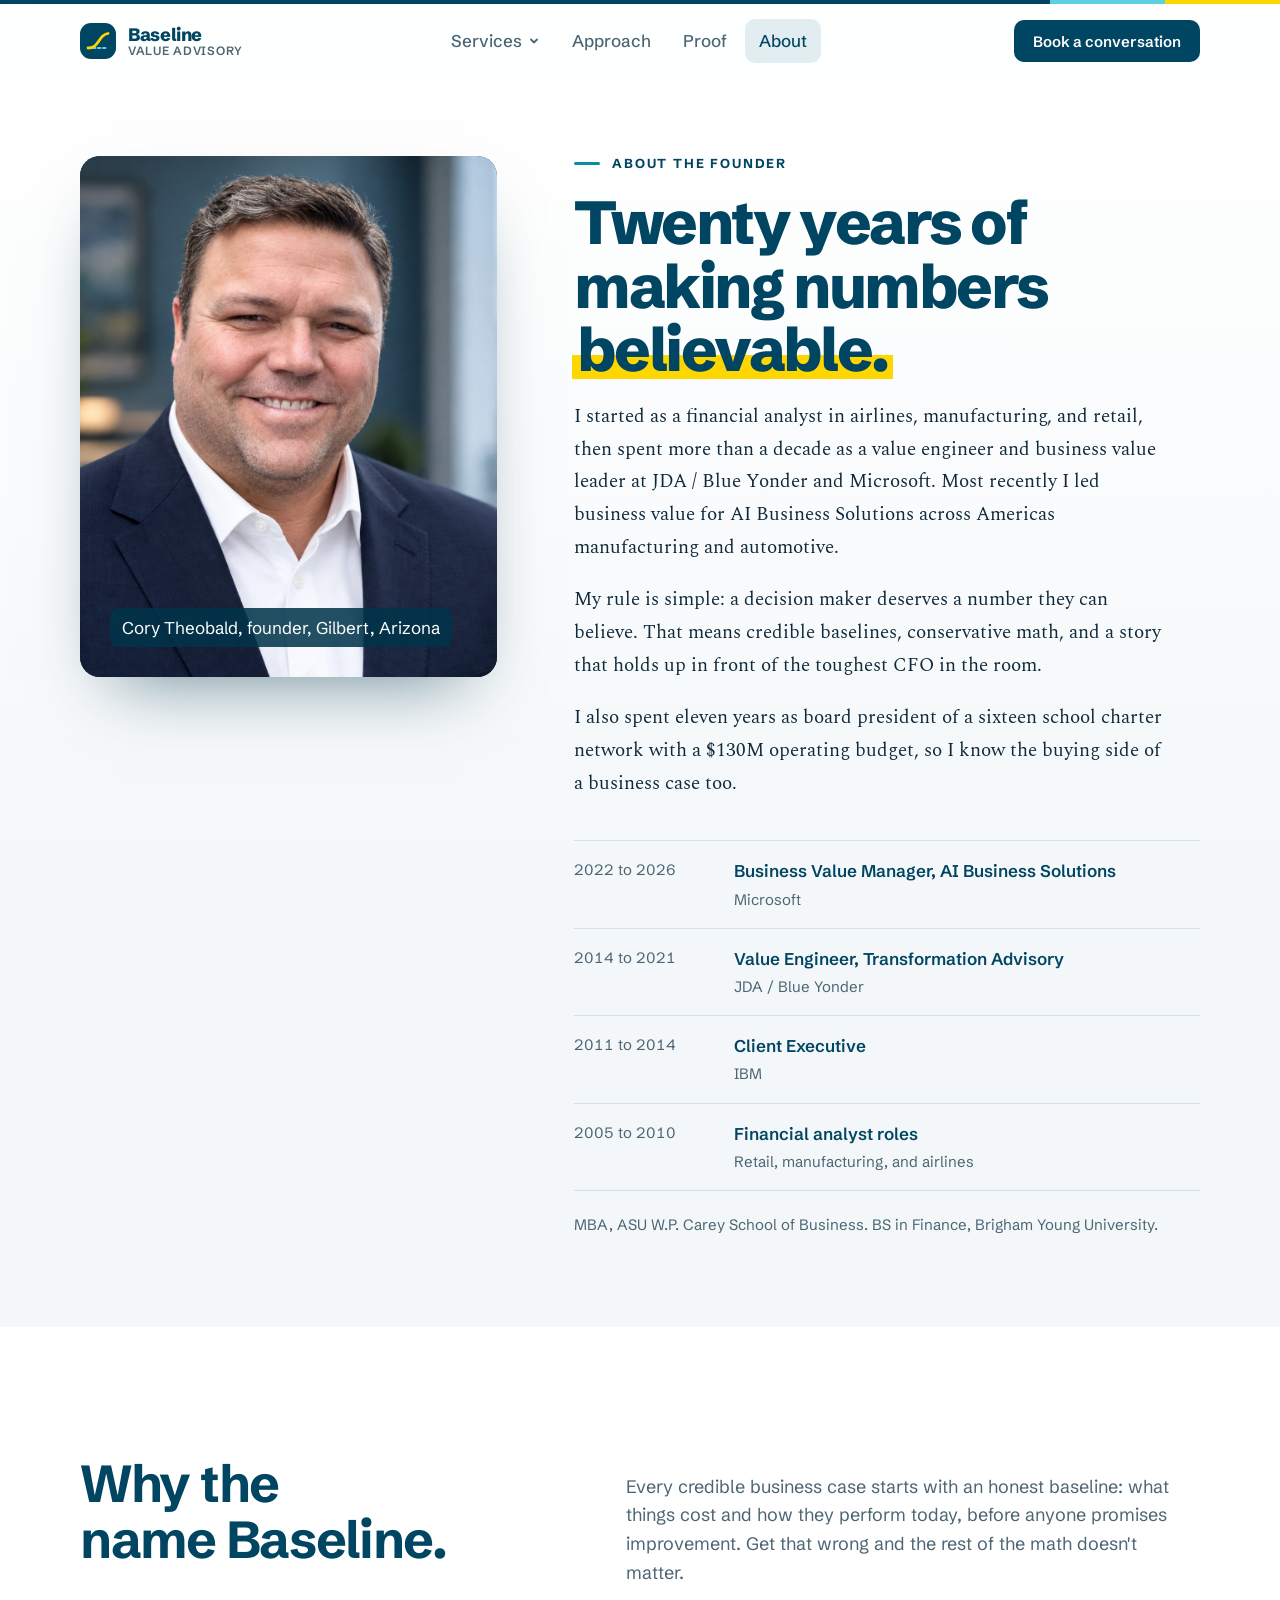
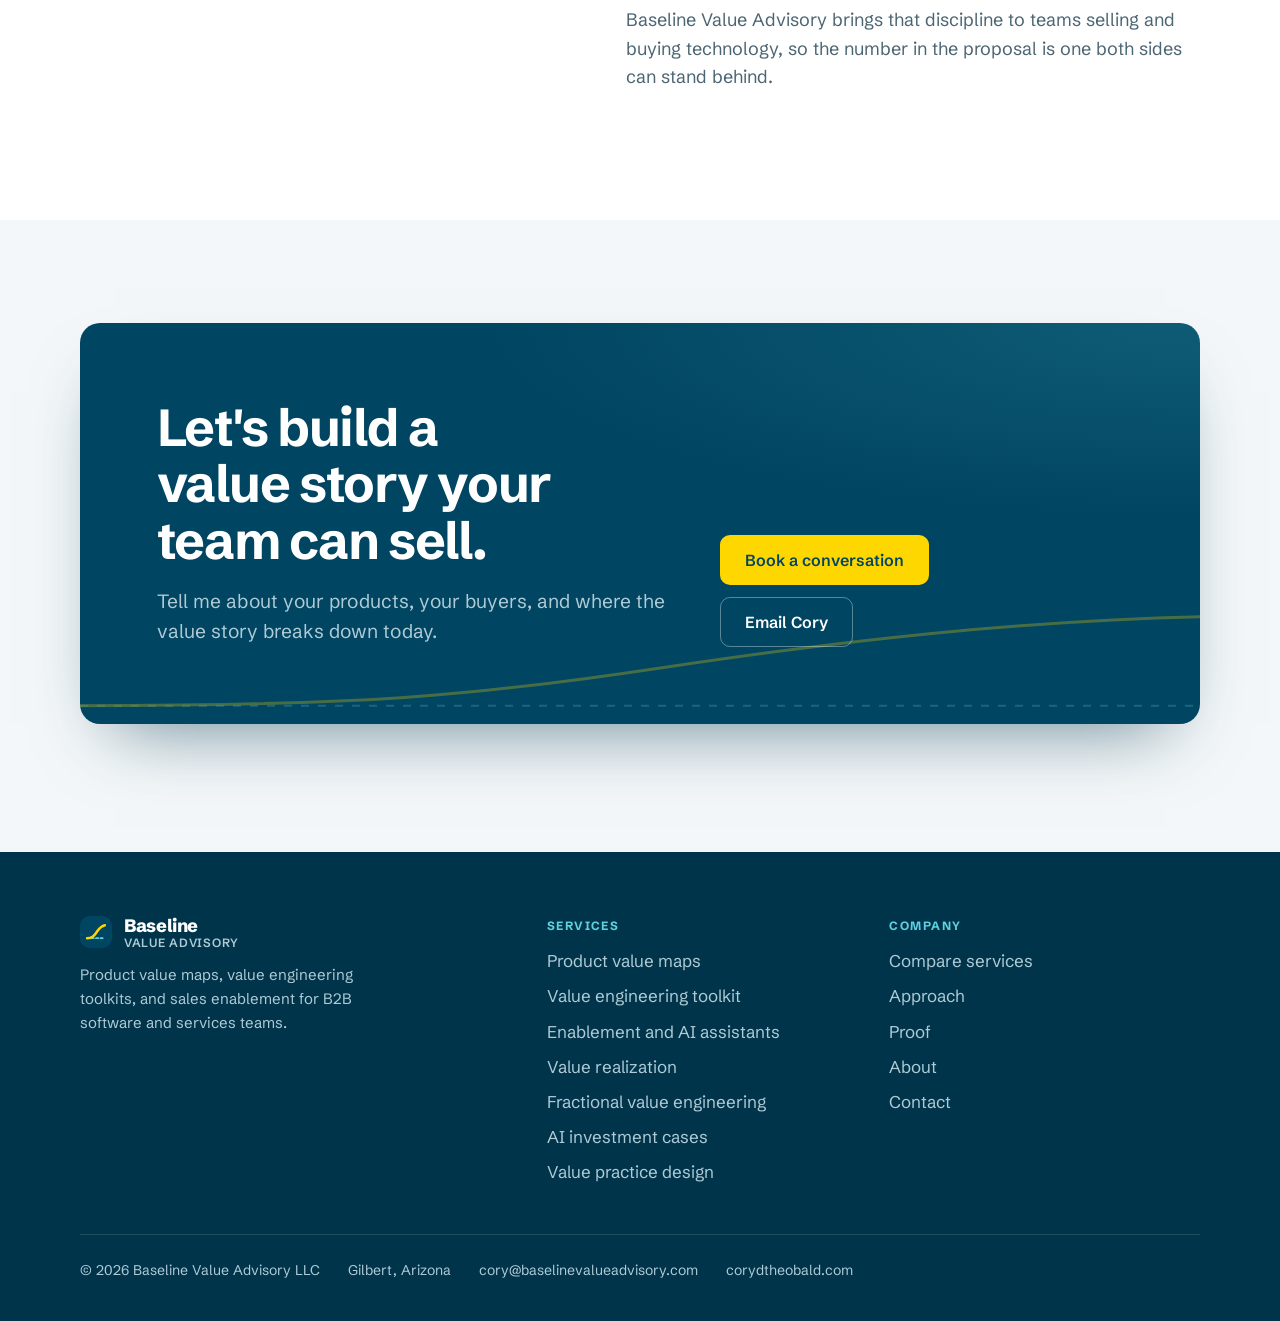
<file: about.html>
<!DOCTYPE html>
<html lang="en">
<head>
<meta charset="utf-8">
<meta name="viewport" content="width=device-width, initial-scale=1">
<title>About | Baseline Value Advisory</title>
<meta name="description" content="Cory Theobald: 20 years in finance, value engineering, and enterprise AI transformation.">
<link rel="canonical" href="https://baselinevalueadvisory.com/about.html">
<meta property="og:title" content="About | Baseline Value Advisory">
<meta property="og:description" content="Cory Theobald: 20 years in finance, value engineering, and enterprise AI transformation.">
<meta property="og:type" content="website">
<link rel="icon" href="assets/favicon.svg" type="image/svg+xml">
<meta name="theme-color" content="#004561">
<link rel="preconnect" href="https://fonts.googleapis.com">
<link rel="preconnect" href="https://fonts.gstatic.com" crossorigin>
<link href="https://fonts.googleapis.com/css2?family=Schibsted+Grotesk:wght@400;500;600;700;800&family=Spectral:ital,wght@0,400;0,500;1,400&display=swap" rel="stylesheet">
<link rel="stylesheet" href="assets/styles.css">
<script src="assets/site.js" defer></script>
</head>
<body data-root="">
<a class="skip" href="#main">Skip to content</a>
<header class="site-header">
  <div class="wrap nav">
    <a class="brand" href="index.html" aria-label="Baseline Value Advisory home">
      <svg width="36" height="36" viewBox="0 0 36 36" aria-hidden="true"><rect class="mark-bg" width="36" height="36" rx="11"/><path class="mark-base" d="M8 25h20"/><path class="mark-line" d="M8 25c5.5 0 7.5-2.2 10.5-6.5S23 11.5 28 10.5"/></svg>
      <span><span class="brand-name">Baseline</span><span class="brand-sub">Value Advisory</span></span>
    </a>
    <nav aria-label="Primary">
      <ul class="nav-links">
        <li class="has-menu">
          <button class="menu-trigger" type="button" aria-expanded="false" aria-controls="services-menu">Services <svg class="chev" width="12" height="12" viewBox="0 0 12 12" fill="none" stroke="currentColor" stroke-width="1.8" stroke-linecap="round" stroke-linejoin="round" aria-hidden="true"><path d="M3 4.5l3 3 3-3"/></svg></button>
          <div class="menu-panel" id="services-menu" hidden>
            <div class="menu-cols">
              <div>
                <p class="menu-group">Engagement steps</p>
                <ul><li><a href="services/value-maps.html"><span class="menu-badge" aria-hidden="true">1</span><span><strong>Product value maps</strong><small>A value story for every product</small></span></a></li><li><a href="services/engineering.html"><span class="menu-badge" aria-hidden="true">2</span><span><strong>Value engineering toolkit</strong><small>Calculators and business case tools</small></span></a></li><li><a href="services/enablement.html"><span class="menu-badge" aria-hidden="true">3</span><span><strong>Enablement and AI assistants</strong><small>Reps who go three layers deep</small></span></a></li></ul>
              </div>
              <div>
                <p class="menu-group">Available on its own</p>
                <ul><li><a href="services/realization.html"><span class="menu-badge solo" aria-hidden="true"><svg width="14" height="14" viewBox="0 0 20 20" fill="none" stroke="currentColor" stroke-width="2" stroke-linecap="round" stroke-linejoin="round" aria-hidden="true"><circle cx="10" cy="10" r="7.5"/><path d="M6.5 10.2l2.4 2.3 4.6-4.8"/></svg></span><span><strong>Value realization</strong><small>Prove value after go live</small></span></a></li><li><a href="services/fractional.html"><span class="menu-badge solo" aria-hidden="true"><svg width="14" height="14" viewBox="0 0 20 20" fill="none" stroke="currentColor" stroke-width="2" stroke-linecap="round" stroke-linejoin="round" aria-hidden="true"><circle cx="10" cy="10" r="7.5"/><path d="M10 5.8v4.4l2.9 1.9"/></svg></span><span><strong>Fractional value engineering</strong><small>A senior value lead on retainer</small></span></a></li><li><a href="services/ai.html"><span class="menu-badge solo" aria-hidden="true"><svg width="14" height="14" viewBox="0 0 20 20" fill="none" stroke="currentColor" stroke-width="2" stroke-linecap="round" stroke-linejoin="round" aria-hidden="true"><rect x="5" y="5" width="10" height="10" rx="2"/><path d="M8 2v3M12 2v3M8 15v3M12 15v3M2 8h3M2 12h3M15 8h3M15 12h3"/></svg></span><span><strong>AI investment cases</strong><small>Where AI actually pays</small></span></a></li><li><a href="services/practice.html"><span class="menu-badge solo" aria-hidden="true"><svg width="14" height="14" viewBox="0 0 20 20" fill="none" stroke="currentColor" stroke-width="2" stroke-linecap="round" stroke-linejoin="round" aria-hidden="true"><path d="M10 2.5l7.5 4L10 10.5 2.5 6.5z"/><path d="M2.5 10l7.5 4 7.5-4"/><path d="M2.5 13.5l7.5 4 7.5-4"/></svg></span><span><strong>Value practice design</strong><small>Build value engineering in house</small></span></a></li></ul>
              </div>
            </div>
            <a class="menu-all" href="services.html">Compare all services <svg width="14" height="14" viewBox="0 0 16 16" fill="none" stroke="currentColor" stroke-width="2" stroke-linecap="round" stroke-linejoin="round" aria-hidden="true"><path d="M3 8h10M9 4l4 4-4 4"/></svg></a>
          </div>
        </li>
        <li><a href="approach.html">Approach</a></li>
        <li><a href="proof.html">Proof</a></li>
        <li><a href="about.html" aria-current="page">About</a></li>
      </ul>
    </nav>
    <a class="btn btn-primary btn-sm header-cta" href="https://calendar.google.com/calendar/u/0/appointments/schedules/AcZssZ1EThzE45TGTu98jqNI9MncQXDhYy7QURJlrcv0CkkxSN57MyylWtSINRgIGciwD0_F5varjsKG" target="_blank" rel="noopener">Book a conversation</a>
    <button class="menu-btn" type="button" aria-expanded="false" aria-controls="mobile-menu">
      <span class="sr-only">Menu</span>
      <span class="lines" aria-hidden="true"><span></span><span></span><span></span></span>
    </button>
  </div>
  <div class="mobile-menu" id="mobile-menu" hidden>
    <div class="wrap">
      <ul class="top">
        <li><a href="index.html">Home</a></li>
        <li>
          <button class="sub-toggle" type="button" aria-expanded="false" aria-controls="m-services">Services <svg class="chev" width="12" height="12" viewBox="0 0 12 12" fill="none" stroke="currentColor" stroke-width="1.8" stroke-linecap="round" stroke-linejoin="round" aria-hidden="true"><path d="M3 4.5l3 3 3-3"/></svg></button>
          <ul class="sub" id="m-services" hidden>
            <li><a href="services.html">All services</a></li>
            <li><a href="services/value-maps.html">Product value maps</a></li><li><a href="services/engineering.html">Value engineering toolkit</a></li><li><a href="services/enablement.html">Enablement and AI assistants</a></li><li><a href="services/realization.html">Value realization</a></li><li><a href="services/fractional.html">Fractional value engineering</a></li><li><a href="services/ai.html">AI investment cases</a></li><li><a href="services/practice.html">Value practice design</a></li>
          </ul>
        </li>
        <li><a href="approach.html">Approach</a></li>
        <li><a href="proof.html">Proof</a></li>
        <li><a href="about.html" aria-current="page">About</a></li>
        <li><a href="contact.html">Contact</a></li>
      </ul>
      <a class="btn btn-primary" href="https://calendar.google.com/calendar/u/0/appointments/schedules/AcZssZ1EThzE45TGTu98jqNI9MncQXDhYy7QURJlrcv0CkkxSN57MyylWtSINRgIGciwD0_F5varjsKG" target="_blank" rel="noopener">Book a conversation</a>
    </div>
  </div>
</header>
<main id="main">
<section class="page-hero">
  <div class="wrap about-grid">
    <div class="portrait">
        <svg class="deco" viewBox="0 0 400 500" preserveAspectRatio="xMidYMid slice" fill="none" aria-hidden="true">
          <g stroke="rgba(255,255,255,.08)"><path d="M0 100h400M0 200h400M0 300h400M0 400h400"/></g>
          <path d="M0 330h400" stroke="rgba(94,209,224,.45)" stroke-width="2" stroke-dasharray="7 8"/>
          <path d="M0 330c90 0 120-20 170-70s110-110 230-150" stroke="rgba(255,215,0,.7)" stroke-width="4"/>
        </svg>
        <img class="headshot" src="assets/headshot.jpg" alt="Cory Theobald" width="800" height="1000">
        <p>Cory Theobald, founder, Gilbert, Arizona</p>
      </div>
    <div class="about-copy">
        <p class="eyebrow">About the founder</p>
        <h1>Twenty years of making numbers <span class="hl">believable.</span></h1>
        <div class="prose">
          <p>I started as a financial analyst in airlines, manufacturing, and retail, then spent more than a decade as a value engineer and business value leader at JDA / Blue Yonder and Microsoft. Most recently I led business value for AI Business Solutions across Americas manufacturing and automotive.</p>
          <p>My rule is simple: a decision maker deserves a number they can believe. That means credible baselines, conservative math, and a story that holds up in front of the toughest CFO in the room.</p>
          <p>I also spent eleven years as board president of a sixteen school charter network with a $130M operating budget, so I know the buying side of a business case too.</p>
        </div>
        <ol class="timeline" reversed>
          <li><span class="yrs">2022 to 2026</span><span><strong>Business Value Manager, AI Business Solutions</strong><span class="org">Microsoft</span></span></li>
          <li><span class="yrs">2014 to 2021</span><span><strong>Value Engineer, Transformation Advisory</strong><span class="org">JDA / Blue Yonder</span></span></li>
          <li><span class="yrs">2011 to 2014</span><span><strong>Client Executive</strong><span class="org">IBM</span></span></li>
          <li><span class="yrs">2005 to 2010</span><span><strong>Financial analyst roles</strong><span class="org">Retail, manufacturing, and airlines</span></span></li>
        </ol>
        <p class="edu">MBA, ASU W.P. Carey School of Business. BS in Finance, Brigham Young University.</p>
      </div>
  </div>
</section>
<section class="band alt" aria-labelledby="name-title">
  <div class="wrap split">
    <h2 id="name-title">Why the name Baseline.</h2>
    <div class="prose">
      <p>Every credible business case starts with an honest baseline: what things cost and how they perform today, before anyone promises improvement. Get that wrong and the rest of the math doesn't matter.</p>
      <p>Baseline Value Advisory brings that discipline to teams selling and buying technology, so the number in the proposal is one both sides can stand behind.</p>
    </div>
  </div>
</section>
<section class="band contact-band" aria-labelledby="cta-title">
  <div class="wrap">
    <div class="contact">
      <svg class="deco" viewBox="0 0 1200 240" preserveAspectRatio="none" fill="none" aria-hidden="true">
          <path d="M0 200h1200" stroke="rgba(94,209,224,.45)" stroke-width="2" stroke-dasharray="8 9" vector-effect="non-scaling-stroke"/>
          <path d="M0 200c300 0 420-20 620-80s380-100 580-110" stroke="rgba(255,215,0,.5)" stroke-width="3" vector-effect="non-scaling-stroke"/>
        </svg>
      <div>
        <h2 id="cta-title">Let's build a value story your team can sell.</h2>
        <p class="lede">Tell me about your products, your buyers, and where the value story breaks down today.</p>
      </div>
      <div class="contact-actions">
        <a class="btn btn-accent" href="https://calendar.google.com/calendar/u/0/appointments/schedules/AcZssZ1EThzE45TGTu98jqNI9MncQXDhYy7QURJlrcv0CkkxSN57MyylWtSINRgIGciwD0_F5varjsKG" target="_blank" rel="noopener">Book a conversation</a>
        <a class="btn btn-light" href="mailto:cory@baselinevalueadvisory.com?subject=Conversation%20request">Email Cory</a>
      </div>
    </div>
  </div>
</section>
</main>
<footer class="site-footer">
  <div class="wrap">
    <div class="footer-grid">
      <div class="footer-brand">
        <a class="brand" href="index.html"><svg width="32" height="32" viewBox="0 0 36 36" aria-hidden="true"><rect class="mark-bg" width="36" height="36" rx="11"/><path class="mark-base" d="M8 25h20"/><path class="mark-line" d="M8 25c5.5 0 7.5-2.2 10.5-6.5S23 11.5 28 10.5"/></svg><span><span class="brand-name">Baseline</span><span class="brand-sub">Value Advisory</span></span></a>
        <p>Product value maps, value engineering toolkits, and sales enablement for B2B software and services teams.</p>
      </div>
      <div><p class="footer-head">Services</p><ul class="footer-links"><li><a href="services/value-maps.html">Product value maps</a></li><li><a href="services/engineering.html">Value engineering toolkit</a></li><li><a href="services/enablement.html">Enablement and AI assistants</a></li><li><a href="services/realization.html">Value realization</a></li><li><a href="services/fractional.html">Fractional value engineering</a></li><li><a href="services/ai.html">AI investment cases</a></li><li><a href="services/practice.html">Value practice design</a></li></ul></div>
      <div><p class="footer-head">Company</p><ul class="footer-links">
        <li><a href="services.html">Compare services</a></li>
        <li><a href="approach.html">Approach</a></li>
        <li><a href="proof.html">Proof</a></li>
        <li><a href="about.html">About</a></li>
        <li><a href="contact.html">Contact</a></li>
      </ul></div>
    </div>
    <div class="legal">
      <span>© 2026 Baseline Value Advisory LLC</span>
      <span>Gilbert, Arizona</span>
      <a href="mailto:cory@baselinevalueadvisory.com">cory@baselinevalueadvisory.com</a>
      <a href="https://corydtheobald.com/" target="_blank" rel="noopener">corydtheobald.com</a>
    </div>
  </div>
</footer>
</body>
</html>
</file>
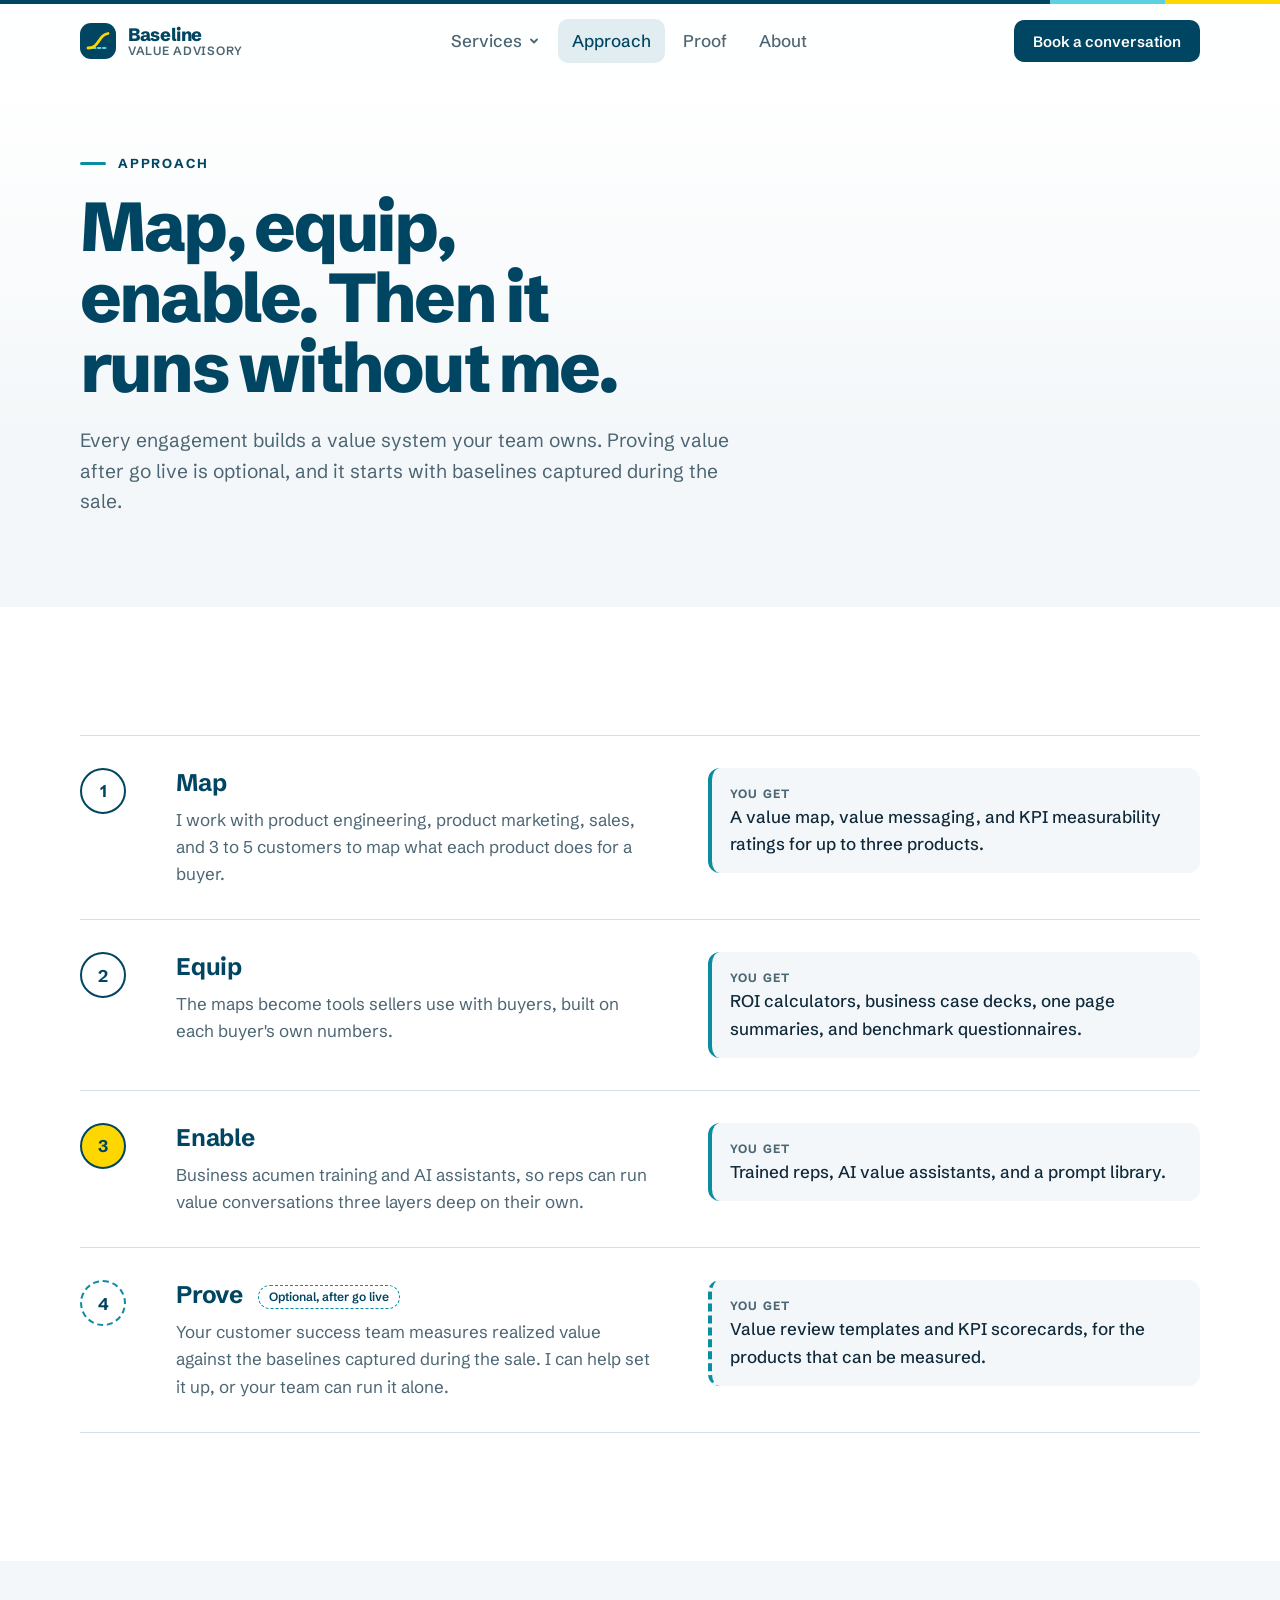
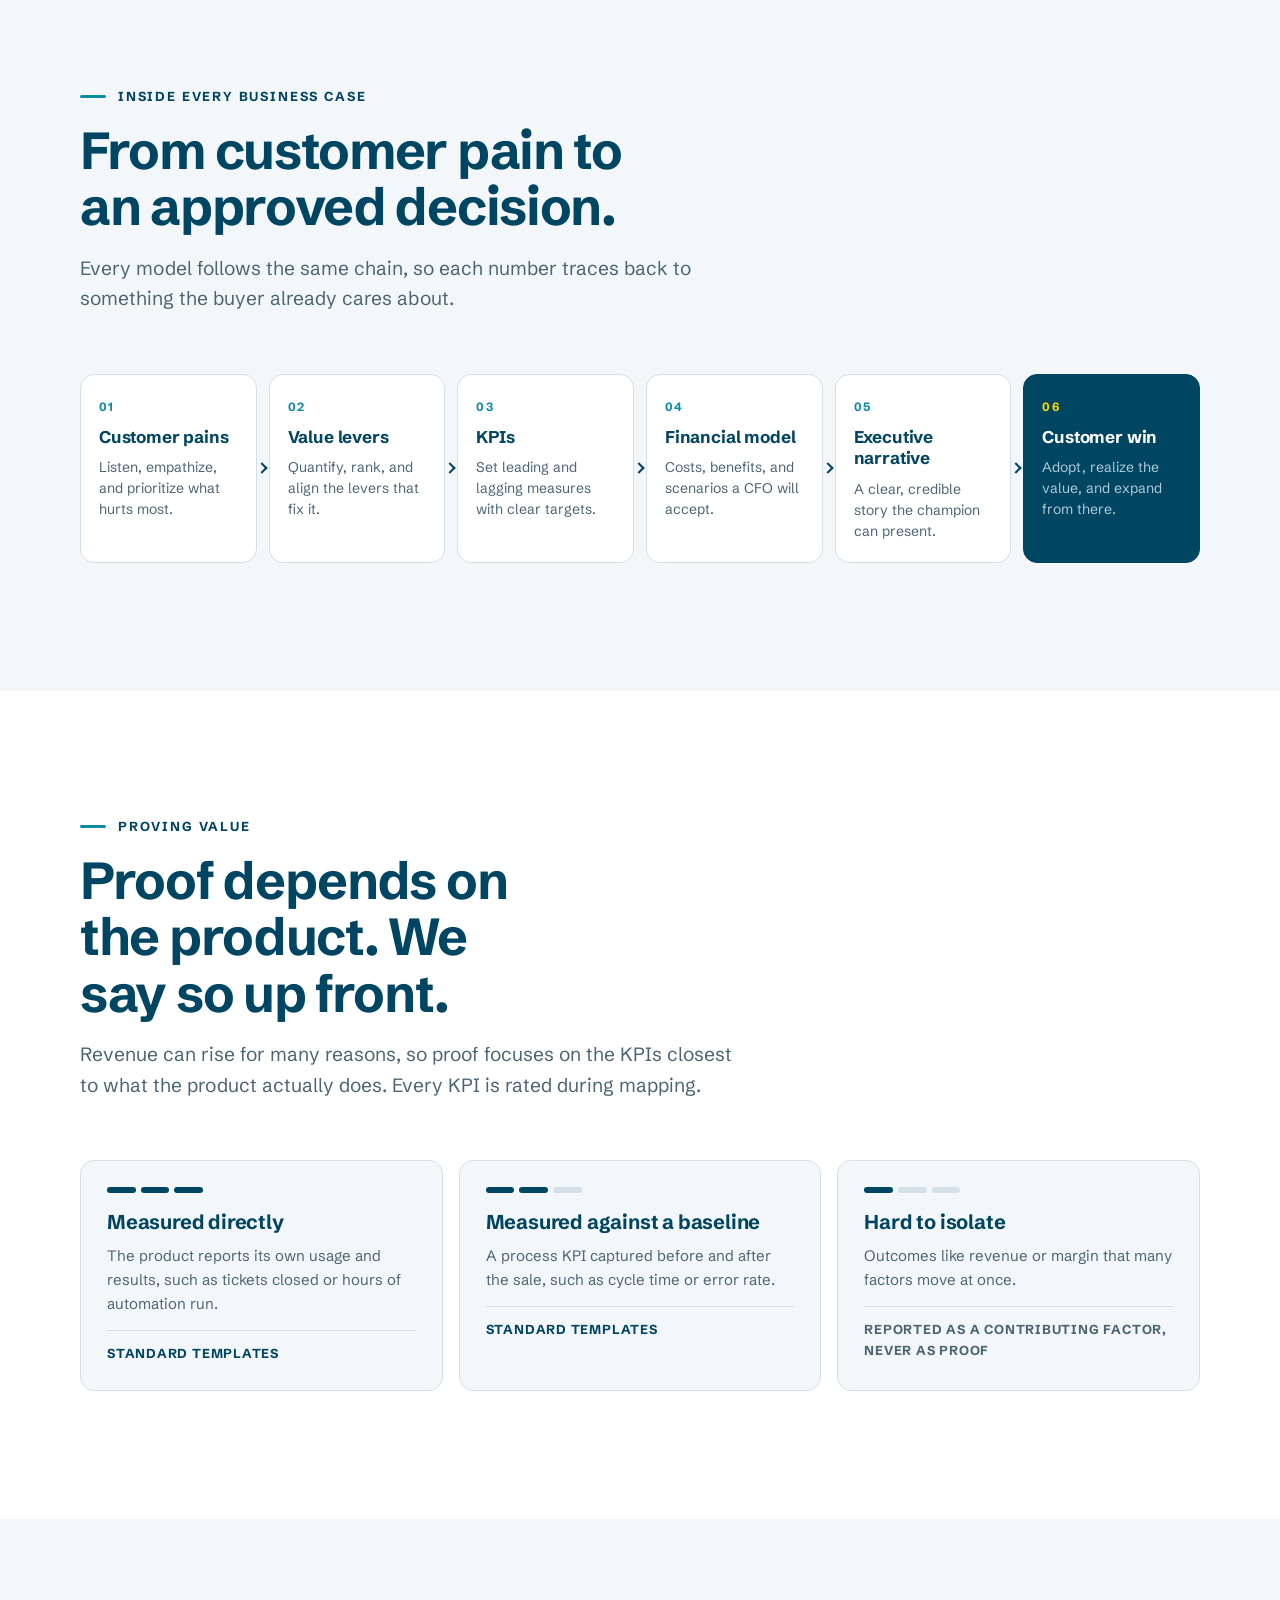
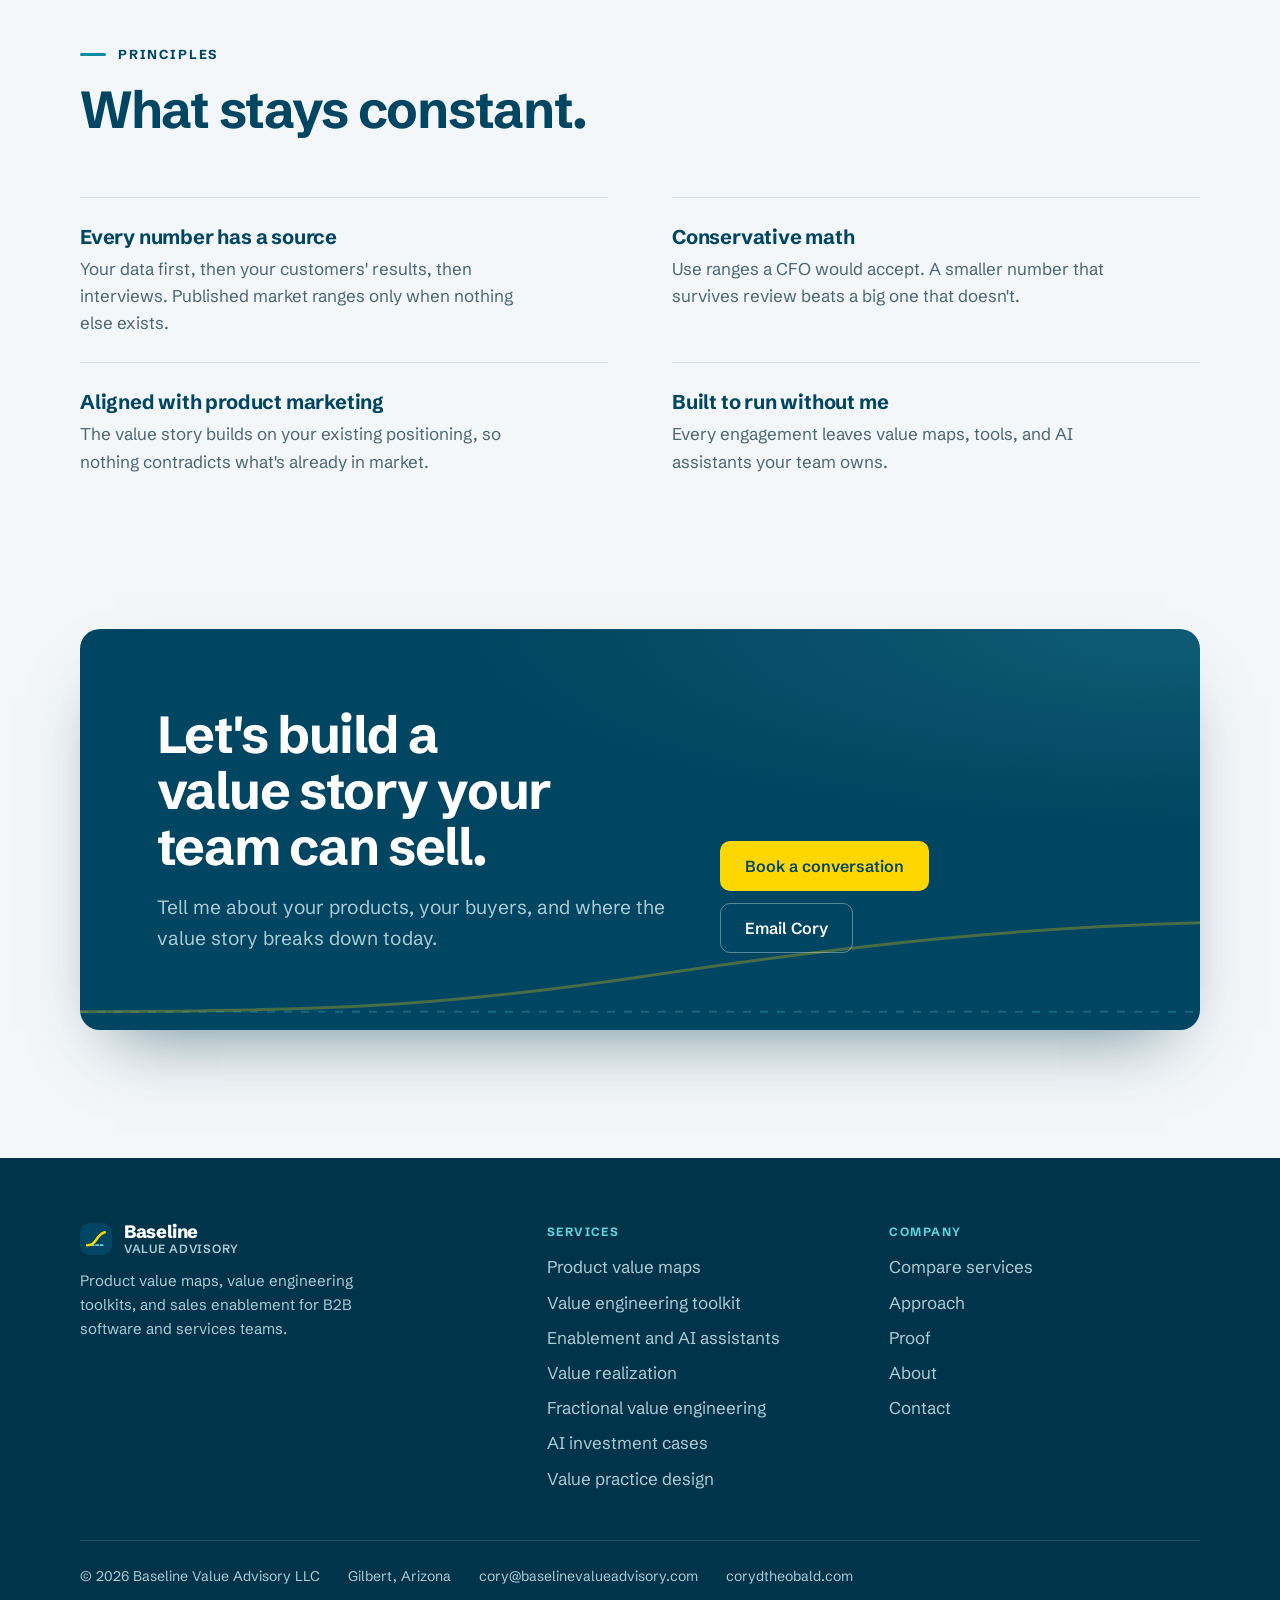
<file: approach.html>
<!DOCTYPE html>
<html lang="en">
<head>
<meta charset="utf-8">
<meta name="viewport" content="width=device-width, initial-scale=1">
<title>Approach | Baseline Value Advisory</title>
<meta name="description" content="Map, equip, and enable, with optional proof of value after go live.">
<link rel="canonical" href="https://baselinevalueadvisory.com/approach.html">
<meta property="og:title" content="Approach | Baseline Value Advisory">
<meta property="og:description" content="Map, equip, and enable, with optional proof of value after go live.">
<meta property="og:type" content="website">
<link rel="icon" href="assets/favicon.svg" type="image/svg+xml">
<meta name="theme-color" content="#004561">
<link rel="preconnect" href="https://fonts.googleapis.com">
<link rel="preconnect" href="https://fonts.gstatic.com" crossorigin>
<link href="https://fonts.googleapis.com/css2?family=Schibsted+Grotesk:wght@400;500;600;700;800&family=Spectral:ital,wght@0,400;0,500;1,400&display=swap" rel="stylesheet">
<link rel="stylesheet" href="assets/styles.css">
<script src="assets/site.js" defer></script>
</head>
<body data-root="">
<a class="skip" href="#main">Skip to content</a>
<header class="site-header">
  <div class="wrap nav">
    <a class="brand" href="index.html" aria-label="Baseline Value Advisory home">
      <svg width="36" height="36" viewBox="0 0 36 36" aria-hidden="true"><rect class="mark-bg" width="36" height="36" rx="11"/><path class="mark-base" d="M8 25h20"/><path class="mark-line" d="M8 25c5.5 0 7.5-2.2 10.5-6.5S23 11.5 28 10.5"/></svg>
      <span><span class="brand-name">Baseline</span><span class="brand-sub">Value Advisory</span></span>
    </a>
    <nav aria-label="Primary">
      <ul class="nav-links">
        <li class="has-menu">
          <button class="menu-trigger" type="button" aria-expanded="false" aria-controls="services-menu">Services <svg class="chev" width="12" height="12" viewBox="0 0 12 12" fill="none" stroke="currentColor" stroke-width="1.8" stroke-linecap="round" stroke-linejoin="round" aria-hidden="true"><path d="M3 4.5l3 3 3-3"/></svg></button>
          <div class="menu-panel" id="services-menu" hidden>
            <div class="menu-cols">
              <div>
                <p class="menu-group">Engagement steps</p>
                <ul><li><a href="services/value-maps.html"><span class="menu-badge" aria-hidden="true">1</span><span><strong>Product value maps</strong><small>A value story for every product</small></span></a></li><li><a href="services/engineering.html"><span class="menu-badge" aria-hidden="true">2</span><span><strong>Value engineering toolkit</strong><small>Calculators and business case tools</small></span></a></li><li><a href="services/enablement.html"><span class="menu-badge" aria-hidden="true">3</span><span><strong>Enablement and AI assistants</strong><small>Reps who go three layers deep</small></span></a></li></ul>
              </div>
              <div>
                <p class="menu-group">Available on its own</p>
                <ul><li><a href="services/realization.html"><span class="menu-badge solo" aria-hidden="true"><svg width="14" height="14" viewBox="0 0 20 20" fill="none" stroke="currentColor" stroke-width="2" stroke-linecap="round" stroke-linejoin="round" aria-hidden="true"><circle cx="10" cy="10" r="7.5"/><path d="M6.5 10.2l2.4 2.3 4.6-4.8"/></svg></span><span><strong>Value realization</strong><small>Prove value after go live</small></span></a></li><li><a href="services/fractional.html"><span class="menu-badge solo" aria-hidden="true"><svg width="14" height="14" viewBox="0 0 20 20" fill="none" stroke="currentColor" stroke-width="2" stroke-linecap="round" stroke-linejoin="round" aria-hidden="true"><circle cx="10" cy="10" r="7.5"/><path d="M10 5.8v4.4l2.9 1.9"/></svg></span><span><strong>Fractional value engineering</strong><small>A senior value lead on retainer</small></span></a></li><li><a href="services/ai.html"><span class="menu-badge solo" aria-hidden="true"><svg width="14" height="14" viewBox="0 0 20 20" fill="none" stroke="currentColor" stroke-width="2" stroke-linecap="round" stroke-linejoin="round" aria-hidden="true"><rect x="5" y="5" width="10" height="10" rx="2"/><path d="M8 2v3M12 2v3M8 15v3M12 15v3M2 8h3M2 12h3M15 8h3M15 12h3"/></svg></span><span><strong>AI investment cases</strong><small>Where AI actually pays</small></span></a></li><li><a href="services/practice.html"><span class="menu-badge solo" aria-hidden="true"><svg width="14" height="14" viewBox="0 0 20 20" fill="none" stroke="currentColor" stroke-width="2" stroke-linecap="round" stroke-linejoin="round" aria-hidden="true"><path d="M10 2.5l7.5 4L10 10.5 2.5 6.5z"/><path d="M2.5 10l7.5 4 7.5-4"/><path d="M2.5 13.5l7.5 4 7.5-4"/></svg></span><span><strong>Value practice design</strong><small>Build value engineering in house</small></span></a></li></ul>
              </div>
            </div>
            <a class="menu-all" href="services.html">Compare all services <svg width="14" height="14" viewBox="0 0 16 16" fill="none" stroke="currentColor" stroke-width="2" stroke-linecap="round" stroke-linejoin="round" aria-hidden="true"><path d="M3 8h10M9 4l4 4-4 4"/></svg></a>
          </div>
        </li>
        <li><a href="approach.html" aria-current="page">Approach</a></li>
        <li><a href="proof.html">Proof</a></li>
        <li><a href="about.html">About</a></li>
      </ul>
    </nav>
    <a class="btn btn-primary btn-sm header-cta" href="https://calendar.google.com/calendar/u/0/appointments/schedules/AcZssZ1EThzE45TGTu98jqNI9MncQXDhYy7QURJlrcv0CkkxSN57MyylWtSINRgIGciwD0_F5varjsKG" target="_blank" rel="noopener">Book a conversation</a>
    <button class="menu-btn" type="button" aria-expanded="false" aria-controls="mobile-menu">
      <span class="sr-only">Menu</span>
      <span class="lines" aria-hidden="true"><span></span><span></span><span></span></span>
    </button>
  </div>
  <div class="mobile-menu" id="mobile-menu" hidden>
    <div class="wrap">
      <ul class="top">
        <li><a href="index.html">Home</a></li>
        <li>
          <button class="sub-toggle" type="button" aria-expanded="false" aria-controls="m-services">Services <svg class="chev" width="12" height="12" viewBox="0 0 12 12" fill="none" stroke="currentColor" stroke-width="1.8" stroke-linecap="round" stroke-linejoin="round" aria-hidden="true"><path d="M3 4.5l3 3 3-3"/></svg></button>
          <ul class="sub" id="m-services" hidden>
            <li><a href="services.html">All services</a></li>
            <li><a href="services/value-maps.html">Product value maps</a></li><li><a href="services/engineering.html">Value engineering toolkit</a></li><li><a href="services/enablement.html">Enablement and AI assistants</a></li><li><a href="services/realization.html">Value realization</a></li><li><a href="services/fractional.html">Fractional value engineering</a></li><li><a href="services/ai.html">AI investment cases</a></li><li><a href="services/practice.html">Value practice design</a></li>
          </ul>
        </li>
        <li><a href="approach.html" aria-current="page">Approach</a></li>
        <li><a href="proof.html">Proof</a></li>
        <li><a href="about.html">About</a></li>
        <li><a href="contact.html">Contact</a></li>
      </ul>
      <a class="btn btn-primary" href="https://calendar.google.com/calendar/u/0/appointments/schedules/AcZssZ1EThzE45TGTu98jqNI9MncQXDhYy7QURJlrcv0CkkxSN57MyylWtSINRgIGciwD0_F5varjsKG" target="_blank" rel="noopener">Book a conversation</a>
    </div>
  </div>
</header>
<main id="main">
<section class="page-hero">
  <div class="wrap">
    <p class="eyebrow">Approach</p>
    <h1>Map, equip, enable. Then it runs without me.</h1>
    <p class="lede">Every engagement builds a value system your team owns. Proving value after go live is optional, and it starts with baselines captured during the sale.</p>
  </div>
</section>
<section class="band alt" aria-label="The engagement phases">
  <div class="wrap"><ol class="phases"><li class="phase"><span class="step-num" aria-hidden="true">1</span><div><h3>Map</h3><p>I work with product engineering, product marketing, sales, and 3 to 5 customers to map what each product does for a buyer.</p></div><div class="yield"><small>You get</small><p>A value map, value messaging, and KPI measurability ratings for up to three products.</p></div></li><li class="phase"><span class="step-num" aria-hidden="true">2</span><div><h3>Equip</h3><p>The maps become tools sellers use with buyers, built on each buyer's own numbers.</p></div><div class="yield"><small>You get</small><p>ROI calculators, business case decks, one page summaries, and benchmark questionnaires.</p></div></li><li class="phase key"><span class="step-num" aria-hidden="true">3</span><div><h3>Enable</h3><p>Business acumen training and AI assistants, so reps can run value conversations three layers deep on their own.</p></div><div class="yield"><small>You get</small><p>Trained reps, AI value assistants, and a prompt library.</p></div></li><li class="phase optional"><span class="step-num" aria-hidden="true">4</span><div><h3>Prove <span class="opt-tag">Optional, after go live</span></h3><p>Your customer success team measures realized value against the baselines captured during the sale. I can help set it up, or your team can run it alone.</p></div><div class="yield"><small>You get</small><p>Value review templates and KPI scorecards, for the products that can be measured.</p></div></li></ol></div>
</section>
<section class="band" aria-labelledby="flow-title">
  <div class="wrap">
    <div class="section-head">
      <p class="eyebrow">Inside every business case</p>
      <h2 id="flow-title">From customer pain to an approved decision.</h2>
      <p class="lede">Every model follows the same chain, so each number traces back to something the buyer already cares about.</p>
    </div>
    <ol class="flow">
      <li><h3>Customer pains</h3><p>Listen, empathize, and prioritize what hurts most.</p></li>
      <li><h3>Value levers</h3><p>Quantify, rank, and align the levers that fix it.</p></li>
      <li><h3>KPIs</h3><p>Set leading and lagging measures with clear targets.</p></li>
      <li><h3>Financial model</h3><p>Costs, benefits, and scenarios a CFO will accept.</p></li>
      <li><h3>Executive narrative</h3><p>A clear, credible story the champion can present.</p></li>
      <li><h3>Customer win</h3><p>Adopt, realize the value, and expand from there.</p></li>
    </ol>
  </div>
</section>
<section class="band alt" aria-labelledby="rating-title">
  <div class="wrap">
    <div class="section-head">
      <p class="eyebrow">Proving value</p>
      <h2 id="rating-title">Proof depends on the product. We say so up front.</h2>
      <p class="lede">Revenue can rise for many reasons, so proof focuses on the KPIs closest to what the product actually does. Every KPI is rated during mapping.</p>
    </div>
    <div class="ratings">
      <div class="rating"><span class="rating-bars" aria-hidden="true"><i class="on"></i><i class="on"></i><i class="on"></i></span><h3>Measured directly</h3><p>The product reports its own usage and results, such as tickets closed or hours of automation run.</p><p class="rating-note">Standard templates</p></div>
      <div class="rating"><span class="rating-bars" aria-hidden="true"><i class="on"></i><i class="on"></i><i></i></span><h3>Measured against a baseline</h3><p>A process KPI captured before and after the sale, such as cycle time or error rate.</p><p class="rating-note">Standard templates</p></div>
      <div class="rating"><span class="rating-bars" aria-hidden="true"><i class="on"></i><i></i><i></i></span><h3>Hard to isolate</h3><p>Outcomes like revenue or margin that many factors move at once.</p><p class="rating-note soft">Reported as a contributing factor, never as proof</p></div>
    </div>
  </div>
</section>
<section class="band" aria-labelledby="principles-title">
  <div class="wrap">
    <div class="section-head"><p class="eyebrow">Principles</p><h2 id="principles-title">What stays constant.</h2></div>
    <div class="principles"><div><h3>Every number has a source</h3><p>Your data first, then your customers' results, then interviews. Published market ranges only when nothing else exists.</p></div><div><h3>Conservative math</h3><p>Use ranges a CFO would accept. A smaller number that survives review beats a big one that doesn't.</p></div><div><h3>Aligned with product marketing</h3><p>The value story builds on your existing positioning, so nothing contradicts what's already in market.</p></div><div><h3>Built to run without me</h3><p>Every engagement leaves value maps, tools, and AI assistants your team owns.</p></div></div>
  </div>
</section>
<section class="band contact-band" aria-labelledby="cta-title">
  <div class="wrap">
    <div class="contact">
      <svg class="deco" viewBox="0 0 1200 240" preserveAspectRatio="none" fill="none" aria-hidden="true">
          <path d="M0 200h1200" stroke="rgba(94,209,224,.45)" stroke-width="2" stroke-dasharray="8 9" vector-effect="non-scaling-stroke"/>
          <path d="M0 200c300 0 420-20 620-80s380-100 580-110" stroke="rgba(255,215,0,.5)" stroke-width="3" vector-effect="non-scaling-stroke"/>
        </svg>
      <div>
        <h2 id="cta-title">Let's build a value story your team can sell.</h2>
        <p class="lede">Tell me about your products, your buyers, and where the value story breaks down today.</p>
      </div>
      <div class="contact-actions">
        <a class="btn btn-accent" href="https://calendar.google.com/calendar/u/0/appointments/schedules/AcZssZ1EThzE45TGTu98jqNI9MncQXDhYy7QURJlrcv0CkkxSN57MyylWtSINRgIGciwD0_F5varjsKG" target="_blank" rel="noopener">Book a conversation</a>
        <a class="btn btn-light" href="mailto:cory@baselinevalueadvisory.com?subject=Conversation%20request">Email Cory</a>
      </div>
    </div>
  </div>
</section></main>
<footer class="site-footer">
  <div class="wrap">
    <div class="footer-grid">
      <div class="footer-brand">
        <a class="brand" href="index.html"><svg width="32" height="32" viewBox="0 0 36 36" aria-hidden="true"><rect class="mark-bg" width="36" height="36" rx="11"/><path class="mark-base" d="M8 25h20"/><path class="mark-line" d="M8 25c5.5 0 7.5-2.2 10.5-6.5S23 11.5 28 10.5"/></svg><span><span class="brand-name">Baseline</span><span class="brand-sub">Value Advisory</span></span></a>
        <p>Product value maps, value engineering toolkits, and sales enablement for B2B software and services teams.</p>
      </div>
      <div><p class="footer-head">Services</p><ul class="footer-links"><li><a href="services/value-maps.html">Product value maps</a></li><li><a href="services/engineering.html">Value engineering toolkit</a></li><li><a href="services/enablement.html">Enablement and AI assistants</a></li><li><a href="services/realization.html">Value realization</a></li><li><a href="services/fractional.html">Fractional value engineering</a></li><li><a href="services/ai.html">AI investment cases</a></li><li><a href="services/practice.html">Value practice design</a></li></ul></div>
      <div><p class="footer-head">Company</p><ul class="footer-links">
        <li><a href="services.html">Compare services</a></li>
        <li><a href="approach.html">Approach</a></li>
        <li><a href="proof.html">Proof</a></li>
        <li><a href="about.html">About</a></li>
        <li><a href="contact.html">Contact</a></li>
      </ul></div>
    </div>
    <div class="legal">
      <span>© 2026 Baseline Value Advisory LLC</span>
      <span>Gilbert, Arizona</span>
      <a href="mailto:cory@baselinevalueadvisory.com">cory@baselinevalueadvisory.com</a>
      <a href="https://corydtheobald.com/" target="_blank" rel="noopener">corydtheobald.com</a>
    </div>
  </div>
</footer>
</body>
</html>
</file>
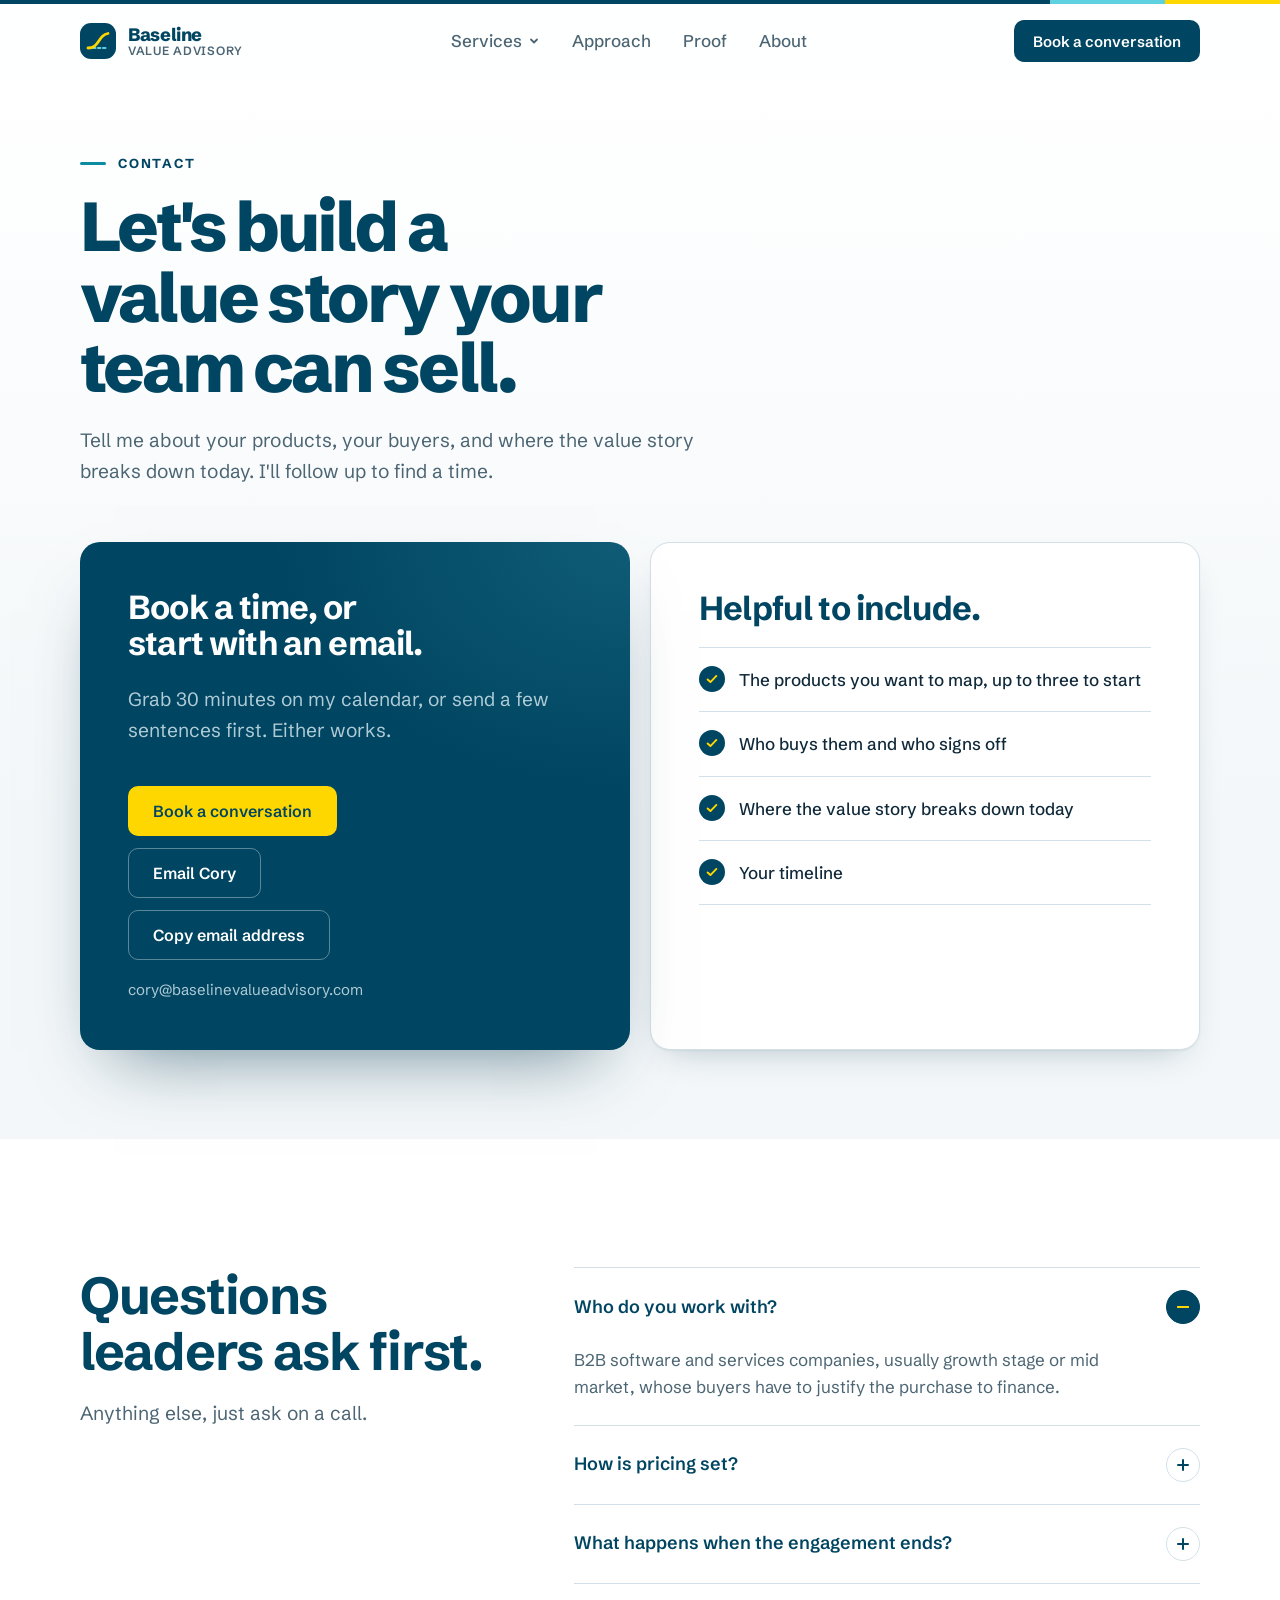
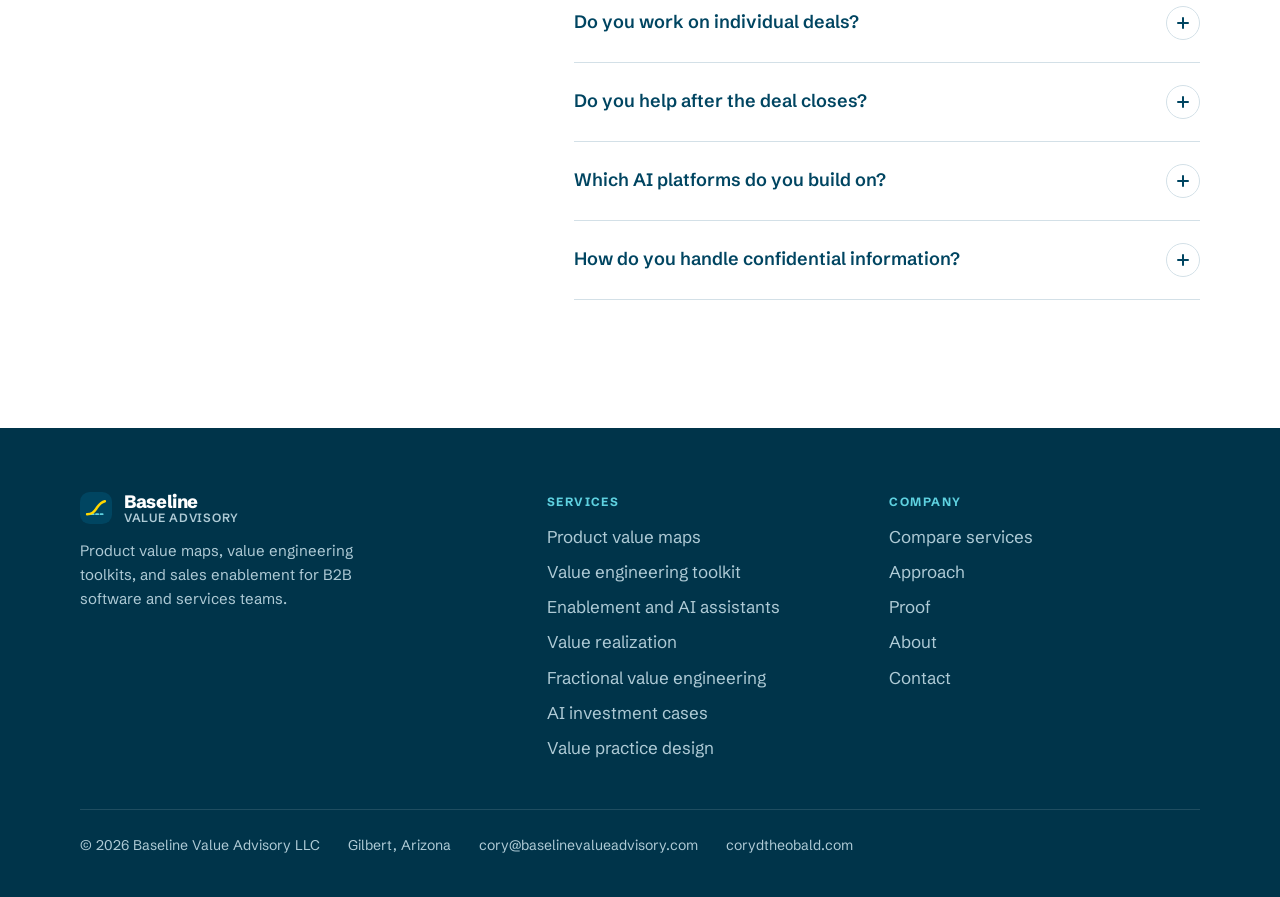
<file: contact.html>
<!DOCTYPE html>
<html lang="en">
<head>
<meta charset="utf-8">
<meta name="viewport" content="width=device-width, initial-scale=1">
<title>Contact | Baseline Value Advisory</title>
<meta name="description" content="Book a conversation with Baseline Value Advisory.">
<link rel="canonical" href="https://baselinevalueadvisory.com/contact.html">
<meta property="og:title" content="Contact | Baseline Value Advisory">
<meta property="og:description" content="Book a conversation with Baseline Value Advisory.">
<meta property="og:type" content="website">
<link rel="icon" href="assets/favicon.svg" type="image/svg+xml">
<meta name="theme-color" content="#004561">
<link rel="preconnect" href="https://fonts.googleapis.com">
<link rel="preconnect" href="https://fonts.gstatic.com" crossorigin>
<link href="https://fonts.googleapis.com/css2?family=Schibsted+Grotesk:wght@400;500;600;700;800&family=Spectral:ital,wght@0,400;0,500;1,400&display=swap" rel="stylesheet">
<link rel="stylesheet" href="assets/styles.css">
<script src="assets/site.js" defer></script>
</head>
<body data-root="">
<a class="skip" href="#main">Skip to content</a>
<header class="site-header">
  <div class="wrap nav">
    <a class="brand" href="index.html" aria-label="Baseline Value Advisory home">
      <svg width="36" height="36" viewBox="0 0 36 36" aria-hidden="true"><rect class="mark-bg" width="36" height="36" rx="11"/><path class="mark-base" d="M8 25h20"/><path class="mark-line" d="M8 25c5.5 0 7.5-2.2 10.5-6.5S23 11.5 28 10.5"/></svg>
      <span><span class="brand-name">Baseline</span><span class="brand-sub">Value Advisory</span></span>
    </a>
    <nav aria-label="Primary">
      <ul class="nav-links">
        <li class="has-menu">
          <button class="menu-trigger" type="button" aria-expanded="false" aria-controls="services-menu">Services <svg class="chev" width="12" height="12" viewBox="0 0 12 12" fill="none" stroke="currentColor" stroke-width="1.8" stroke-linecap="round" stroke-linejoin="round" aria-hidden="true"><path d="M3 4.5l3 3 3-3"/></svg></button>
          <div class="menu-panel" id="services-menu" hidden>
            <div class="menu-cols">
              <div>
                <p class="menu-group">Engagement steps</p>
                <ul><li><a href="services/value-maps.html"><span class="menu-badge" aria-hidden="true">1</span><span><strong>Product value maps</strong><small>A value story for every product</small></span></a></li><li><a href="services/engineering.html"><span class="menu-badge" aria-hidden="true">2</span><span><strong>Value engineering toolkit</strong><small>Calculators and business case tools</small></span></a></li><li><a href="services/enablement.html"><span class="menu-badge" aria-hidden="true">3</span><span><strong>Enablement and AI assistants</strong><small>Reps who go three layers deep</small></span></a></li></ul>
              </div>
              <div>
                <p class="menu-group">Available on its own</p>
                <ul><li><a href="services/realization.html"><span class="menu-badge solo" aria-hidden="true"><svg width="14" height="14" viewBox="0 0 20 20" fill="none" stroke="currentColor" stroke-width="2" stroke-linecap="round" stroke-linejoin="round" aria-hidden="true"><circle cx="10" cy="10" r="7.5"/><path d="M6.5 10.2l2.4 2.3 4.6-4.8"/></svg></span><span><strong>Value realization</strong><small>Prove value after go live</small></span></a></li><li><a href="services/fractional.html"><span class="menu-badge solo" aria-hidden="true"><svg width="14" height="14" viewBox="0 0 20 20" fill="none" stroke="currentColor" stroke-width="2" stroke-linecap="round" stroke-linejoin="round" aria-hidden="true"><circle cx="10" cy="10" r="7.5"/><path d="M10 5.8v4.4l2.9 1.9"/></svg></span><span><strong>Fractional value engineering</strong><small>A senior value lead on retainer</small></span></a></li><li><a href="services/ai.html"><span class="menu-badge solo" aria-hidden="true"><svg width="14" height="14" viewBox="0 0 20 20" fill="none" stroke="currentColor" stroke-width="2" stroke-linecap="round" stroke-linejoin="round" aria-hidden="true"><rect x="5" y="5" width="10" height="10" rx="2"/><path d="M8 2v3M12 2v3M8 15v3M12 15v3M2 8h3M2 12h3M15 8h3M15 12h3"/></svg></span><span><strong>AI investment cases</strong><small>Where AI actually pays</small></span></a></li><li><a href="services/practice.html"><span class="menu-badge solo" aria-hidden="true"><svg width="14" height="14" viewBox="0 0 20 20" fill="none" stroke="currentColor" stroke-width="2" stroke-linecap="round" stroke-linejoin="round" aria-hidden="true"><path d="M10 2.5l7.5 4L10 10.5 2.5 6.5z"/><path d="M2.5 10l7.5 4 7.5-4"/><path d="M2.5 13.5l7.5 4 7.5-4"/></svg></span><span><strong>Value practice design</strong><small>Build value engineering in house</small></span></a></li></ul>
              </div>
            </div>
            <a class="menu-all" href="services.html">Compare all services <svg width="14" height="14" viewBox="0 0 16 16" fill="none" stroke="currentColor" stroke-width="2" stroke-linecap="round" stroke-linejoin="round" aria-hidden="true"><path d="M3 8h10M9 4l4 4-4 4"/></svg></a>
          </div>
        </li>
        <li><a href="approach.html">Approach</a></li>
        <li><a href="proof.html">Proof</a></li>
        <li><a href="about.html">About</a></li>
      </ul>
    </nav>
    <a class="btn btn-primary btn-sm header-cta" href="https://calendar.google.com/calendar/u/0/appointments/schedules/AcZssZ1EThzE45TGTu98jqNI9MncQXDhYy7QURJlrcv0CkkxSN57MyylWtSINRgIGciwD0_F5varjsKG" target="_blank" rel="noopener">Book a conversation</a>
    <button class="menu-btn" type="button" aria-expanded="false" aria-controls="mobile-menu">
      <span class="sr-only">Menu</span>
      <span class="lines" aria-hidden="true"><span></span><span></span><span></span></span>
    </button>
  </div>
  <div class="mobile-menu" id="mobile-menu" hidden>
    <div class="wrap">
      <ul class="top">
        <li><a href="index.html">Home</a></li>
        <li>
          <button class="sub-toggle" type="button" aria-expanded="false" aria-controls="m-services">Services <svg class="chev" width="12" height="12" viewBox="0 0 12 12" fill="none" stroke="currentColor" stroke-width="1.8" stroke-linecap="round" stroke-linejoin="round" aria-hidden="true"><path d="M3 4.5l3 3 3-3"/></svg></button>
          <ul class="sub" id="m-services" hidden>
            <li><a href="services.html">All services</a></li>
            <li><a href="services/value-maps.html">Product value maps</a></li><li><a href="services/engineering.html">Value engineering toolkit</a></li><li><a href="services/enablement.html">Enablement and AI assistants</a></li><li><a href="services/realization.html">Value realization</a></li><li><a href="services/fractional.html">Fractional value engineering</a></li><li><a href="services/ai.html">AI investment cases</a></li><li><a href="services/practice.html">Value practice design</a></li>
          </ul>
        </li>
        <li><a href="approach.html">Approach</a></li>
        <li><a href="proof.html">Proof</a></li>
        <li><a href="about.html">About</a></li>
        <li><a href="contact.html" aria-current="page">Contact</a></li>
      </ul>
      <a class="btn btn-primary" href="https://calendar.google.com/calendar/u/0/appointments/schedules/AcZssZ1EThzE45TGTu98jqNI9MncQXDhYy7QURJlrcv0CkkxSN57MyylWtSINRgIGciwD0_F5varjsKG" target="_blank" rel="noopener">Book a conversation</a>
    </div>
  </div>
</header>
<main id="main">
<section class="page-hero">
  <div class="wrap">
    <p class="eyebrow">Contact</p>
    <h1>Let's build a value story your team can sell.</h1>
    <p class="lede">Tell me about your products, your buyers, and where the value story breaks down today. I'll follow up to find a time.</p>
    <div class="duo">
      <div class="contact">
        <div>
          <h2>Book a time, or start with an email.</h2>
          <p class="lede">Grab 30 minutes on my calendar, or send a few sentences first. Either works.</p>
        </div>
        <div class="contact-actions">
          <a class="btn btn-accent" href="https://calendar.google.com/calendar/u/0/appointments/schedules/AcZssZ1EThzE45TGTu98jqNI9MncQXDhYy7QURJlrcv0CkkxSN57MyylWtSINRgIGciwD0_F5varjsKG" target="_blank" rel="noopener">Book a conversation</a>
          <a class="btn btn-light" href="mailto:cory@baselinevalueadvisory.com?subject=Conversation%20request">Email Cory</a>
          <button class="btn btn-light" type="button" id="copy-email" data-email="cory@baselinevalueadvisory.com"><span>Copy email address</span></button>
          <p class="email-line">cory@baselinevalueadvisory.com</p>
        </div>
      </div>
      <div class="panel">
        <h2>Helpful to include.</h2>
        <ul class="checklist"><li><span class="check" aria-hidden="true"><svg width="14" height="14" viewBox="0 0 16 16" fill="none" stroke="currentColor" stroke-width="2.2" stroke-linecap="round" stroke-linejoin="round" aria-hidden="true"><path d="M3 8.5l3.2 3L13 4.5"/></svg></span><span>The products you want to map, up to three to start</span></li><li><span class="check" aria-hidden="true"><svg width="14" height="14" viewBox="0 0 16 16" fill="none" stroke="currentColor" stroke-width="2.2" stroke-linecap="round" stroke-linejoin="round" aria-hidden="true"><path d="M3 8.5l3.2 3L13 4.5"/></svg></span><span>Who buys them and who signs off</span></li><li><span class="check" aria-hidden="true"><svg width="14" height="14" viewBox="0 0 16 16" fill="none" stroke="currentColor" stroke-width="2.2" stroke-linecap="round" stroke-linejoin="round" aria-hidden="true"><path d="M3 8.5l3.2 3L13 4.5"/></svg></span><span>Where the value story breaks down today</span></li><li><span class="check" aria-hidden="true"><svg width="14" height="14" viewBox="0 0 16 16" fill="none" stroke="currentColor" stroke-width="2.2" stroke-linecap="round" stroke-linejoin="round" aria-hidden="true"><path d="M3 8.5l3.2 3L13 4.5"/></svg></span><span>Your timeline</span></li></ul>
      </div>
    </div>
  </div>
</section>
<section class="band alt" id="faq" aria-labelledby="faq-title">
  <div class="wrap faq-grid">
    <div class="section-head">
      <h2 id="faq-title">Questions leaders ask first.</h2>
      <p class="lede">Anything else, just ask on a call.</p>
    </div>
    <div class="faq">
        <details open>
          <summary>Who do you work with?<span class="pm" aria-hidden="true"></span></summary>
          <p class="answer">B2B software and services companies, usually growth stage or mid market, whose buyers have to justify the purchase to finance.</p>
        </details>
        <details>
          <summary>How is pricing set?<span class="pm" aria-hidden="true"></span></summary>
          <p class="answer">A fixed fee for each engagement, scoped together before work starts. You know the cost up front, and you can add depth later. Product value maps cover up to three products, and more can be added.</p>
        </details>
        <details>
          <summary>What happens when the engagement ends?<span class="pm" aria-hidden="true"></span></summary>
          <p class="answer">Your team keeps every value map, calculator, template, and AI assistant. If you want the capability in house, I'll help you hire and ramp your own value engineer.</p>
        </details>
        <details>
          <summary>Do you work on individual deals?<span class="pm" aria-hidden="true"></span></summary>
          <p class="answer">Not deal by deal. I build the value maps, tools, and training your team uses on every deal. If you want ongoing senior support, fractional value engineering puts me on a monthly retainer with set hours.</p>
        </details>
        <details>
          <summary>Do you help after the deal closes?<span class="pm" aria-hidden="true"></span></summary>
          <p class="answer">Yes, as an optional engagement. Value realization teaches your customer success team to measure results against the baselines captured during the sale. What can be proven depends on the product, and every KPI is rated for that during mapping.</p>
        </details>
        <details>
          <summary>Which AI platforms do you build on?<span class="pm" aria-hidden="true"></span></summary>
          <p class="answer">Microsoft Copilot, ChatGPT, Claude, and Google Gemini. The assistants draw only on your approved value maps and calculators, and the math always stays in the calculator.</p>
        </details>
        <details>
          <summary>How do you handle confidential information?<span class="pm" aria-hidden="true"></span></summary>
          <p class="answer">Client work stays confidential. I never name clients or share their data, and I'm glad to sign your NDA.</p>
        </details>
      </div>
  </div>
</section>
</main>
<footer class="site-footer">
  <div class="wrap">
    <div class="footer-grid">
      <div class="footer-brand">
        <a class="brand" href="index.html"><svg width="32" height="32" viewBox="0 0 36 36" aria-hidden="true"><rect class="mark-bg" width="36" height="36" rx="11"/><path class="mark-base" d="M8 25h20"/><path class="mark-line" d="M8 25c5.5 0 7.5-2.2 10.5-6.5S23 11.5 28 10.5"/></svg><span><span class="brand-name">Baseline</span><span class="brand-sub">Value Advisory</span></span></a>
        <p>Product value maps, value engineering toolkits, and sales enablement for B2B software and services teams.</p>
      </div>
      <div><p class="footer-head">Services</p><ul class="footer-links"><li><a href="services/value-maps.html">Product value maps</a></li><li><a href="services/engineering.html">Value engineering toolkit</a></li><li><a href="services/enablement.html">Enablement and AI assistants</a></li><li><a href="services/realization.html">Value realization</a></li><li><a href="services/fractional.html">Fractional value engineering</a></li><li><a href="services/ai.html">AI investment cases</a></li><li><a href="services/practice.html">Value practice design</a></li></ul></div>
      <div><p class="footer-head">Company</p><ul class="footer-links">
        <li><a href="services.html">Compare services</a></li>
        <li><a href="approach.html">Approach</a></li>
        <li><a href="proof.html">Proof</a></li>
        <li><a href="about.html">About</a></li>
        <li><a href="contact.html">Contact</a></li>
      </ul></div>
    </div>
    <div class="legal">
      <span>© 2026 Baseline Value Advisory LLC</span>
      <span>Gilbert, Arizona</span>
      <a href="mailto:cory@baselinevalueadvisory.com">cory@baselinevalueadvisory.com</a>
      <a href="https://corydtheobald.com/" target="_blank" rel="noopener">corydtheobald.com</a>
    </div>
  </div>
</footer>
</body>
</html>
</file>
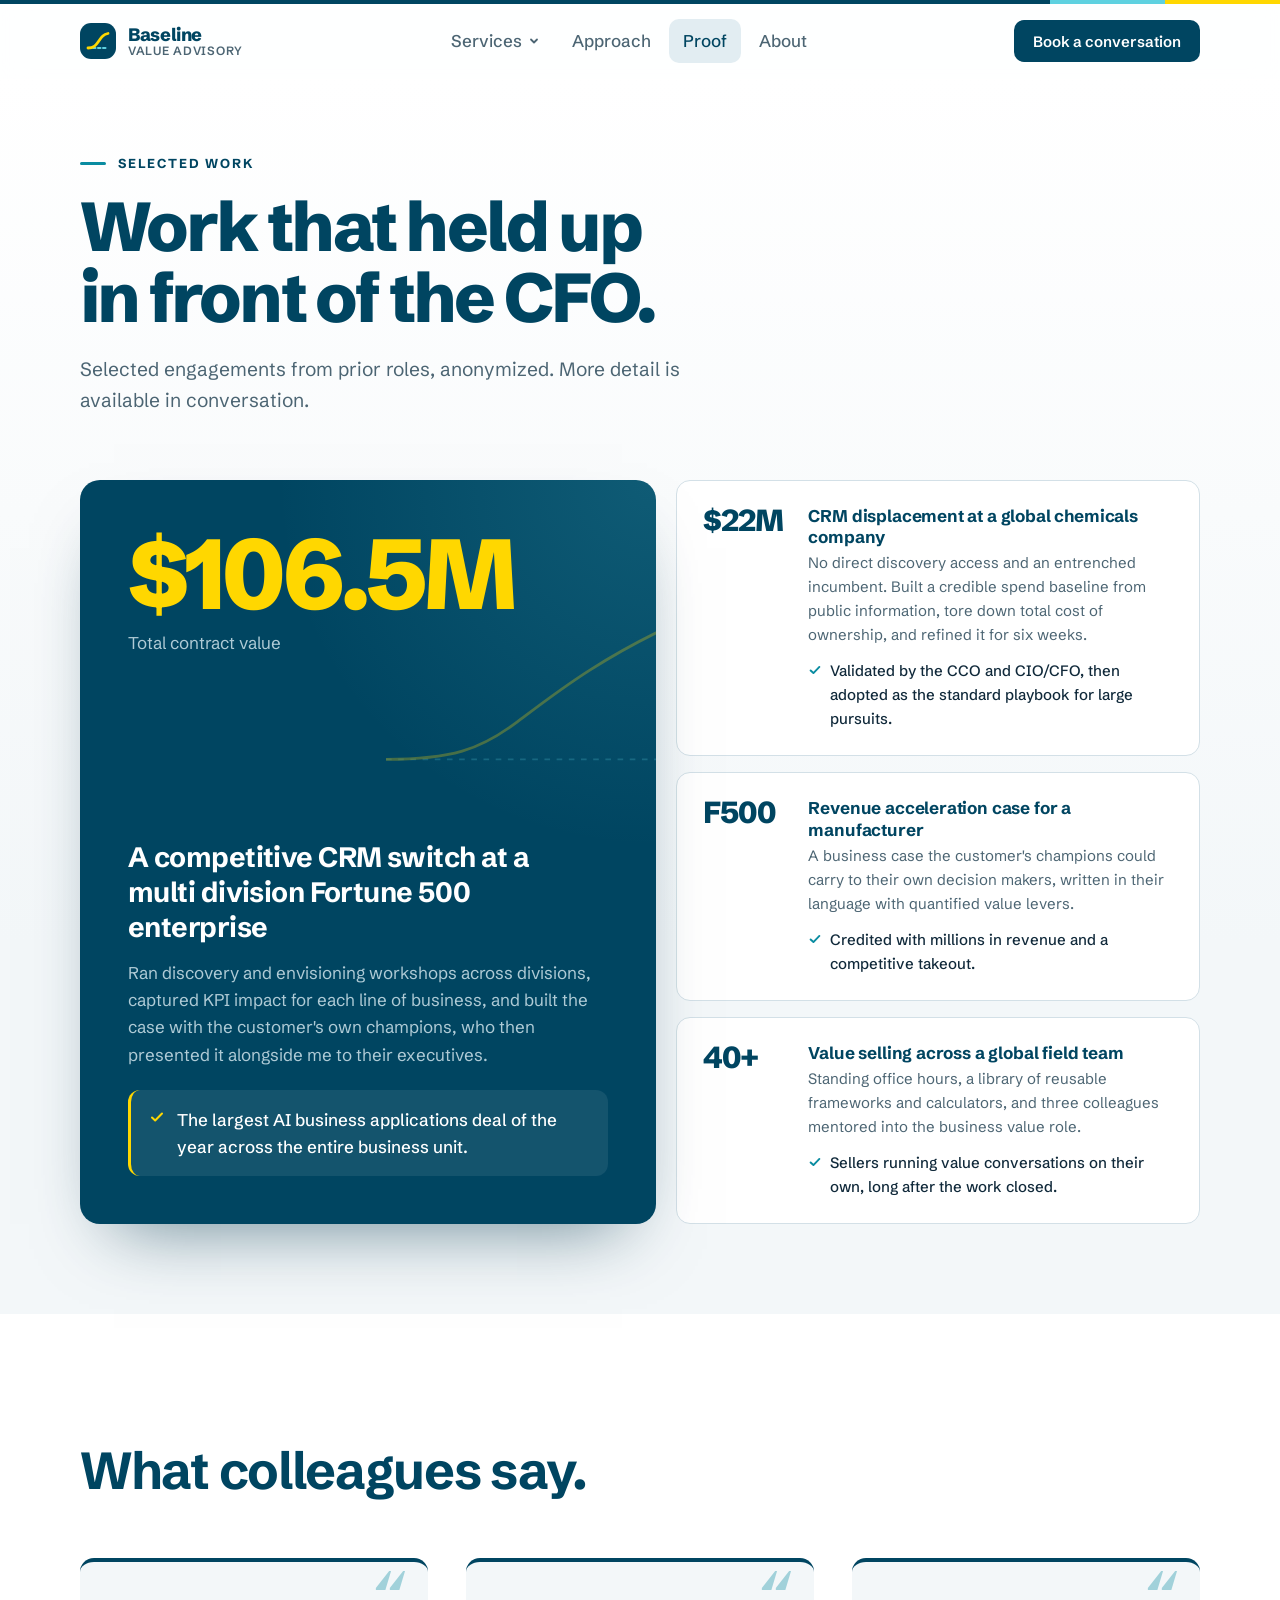
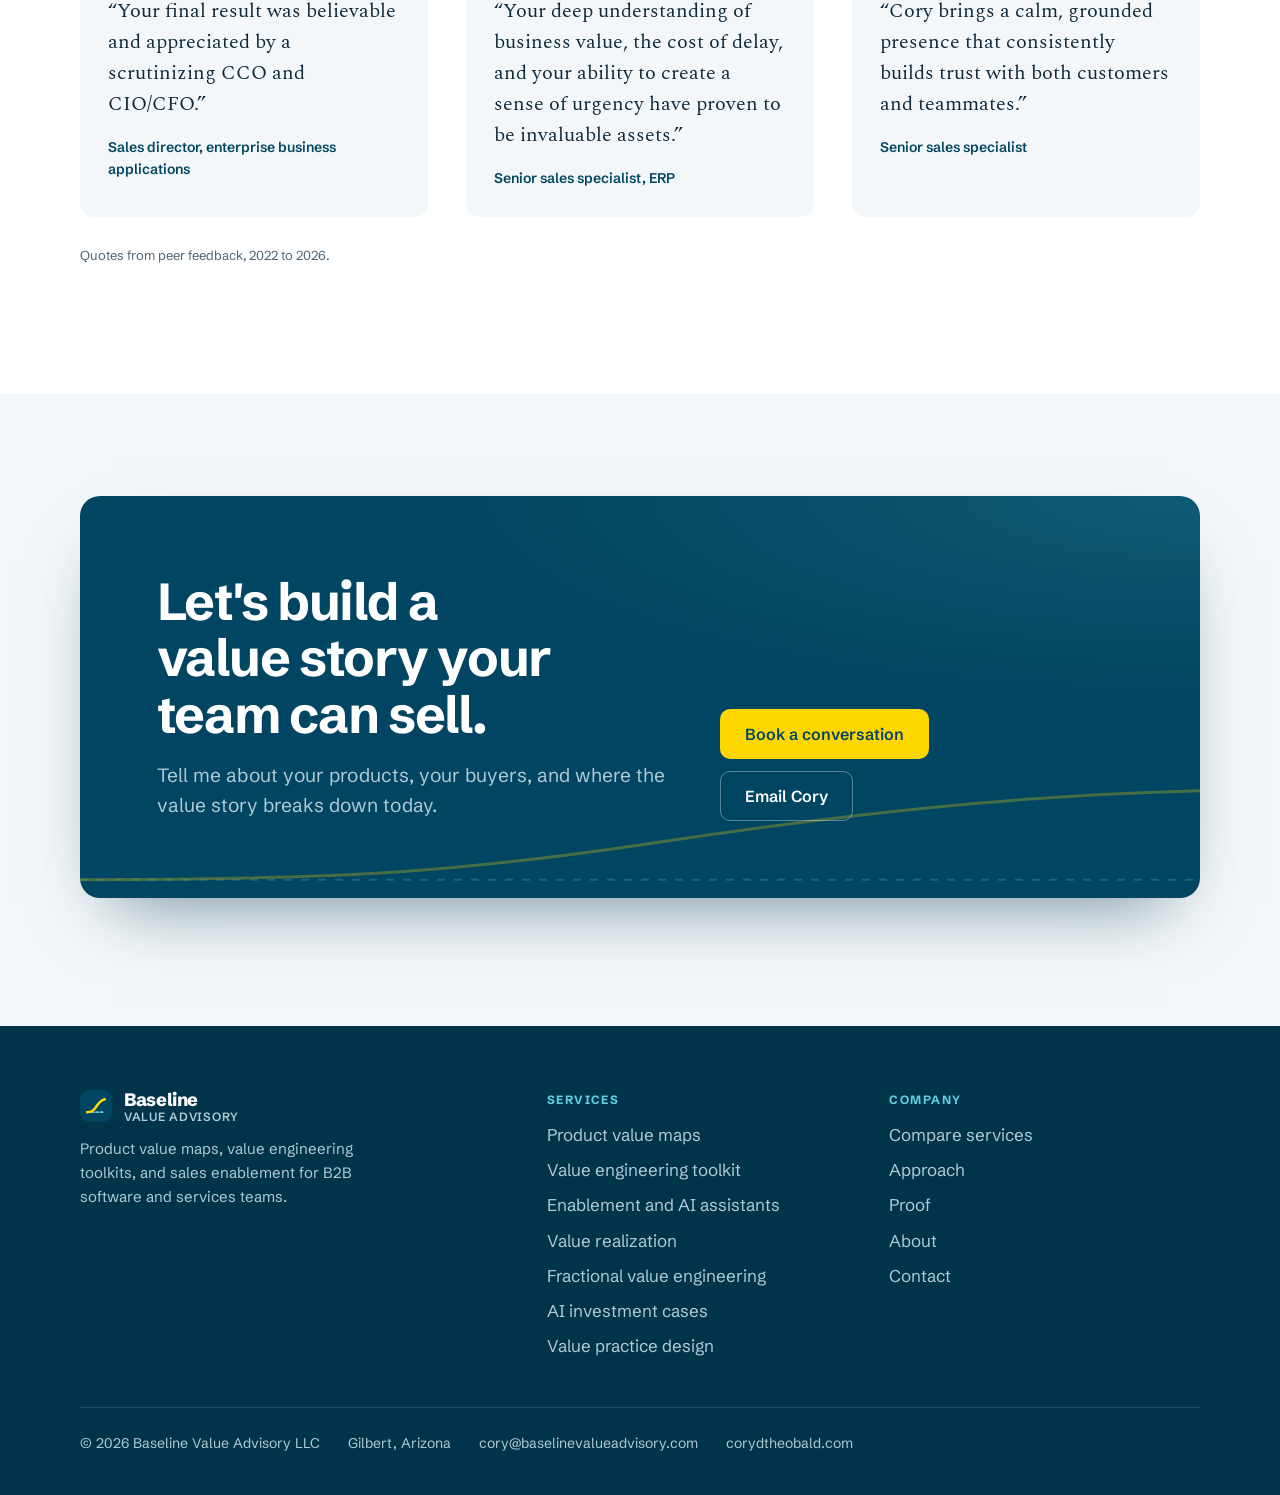
<file: proof.html>
<!DOCTYPE html>
<html lang="en">
<head>
<meta charset="utf-8">
<meta name="viewport" content="width=device-width, initial-scale=1">
<title>Proof | Baseline Value Advisory</title>
<meta name="description" content="Anonymized business value engagements, including a $106.5M competitive CRM win.">
<link rel="canonical" href="https://baselinevalueadvisory.com/proof.html">
<meta property="og:title" content="Proof | Baseline Value Advisory">
<meta property="og:description" content="Anonymized business value engagements, including a $106.5M competitive CRM win.">
<meta property="og:type" content="website">
<link rel="icon" href="assets/favicon.svg" type="image/svg+xml">
<meta name="theme-color" content="#004561">
<link rel="preconnect" href="https://fonts.googleapis.com">
<link rel="preconnect" href="https://fonts.gstatic.com" crossorigin>
<link href="https://fonts.googleapis.com/css2?family=Schibsted+Grotesk:wght@400;500;600;700;800&family=Spectral:ital,wght@0,400;0,500;1,400&display=swap" rel="stylesheet">
<link rel="stylesheet" href="assets/styles.css">
<script src="assets/site.js" defer></script>
</head>
<body data-root="">
<a class="skip" href="#main">Skip to content</a>
<header class="site-header">
  <div class="wrap nav">
    <a class="brand" href="index.html" aria-label="Baseline Value Advisory home">
      <svg width="36" height="36" viewBox="0 0 36 36" aria-hidden="true"><rect class="mark-bg" width="36" height="36" rx="11"/><path class="mark-base" d="M8 25h20"/><path class="mark-line" d="M8 25c5.5 0 7.5-2.2 10.5-6.5S23 11.5 28 10.5"/></svg>
      <span><span class="brand-name">Baseline</span><span class="brand-sub">Value Advisory</span></span>
    </a>
    <nav aria-label="Primary">
      <ul class="nav-links">
        <li class="has-menu">
          <button class="menu-trigger" type="button" aria-expanded="false" aria-controls="services-menu">Services <svg class="chev" width="12" height="12" viewBox="0 0 12 12" fill="none" stroke="currentColor" stroke-width="1.8" stroke-linecap="round" stroke-linejoin="round" aria-hidden="true"><path d="M3 4.5l3 3 3-3"/></svg></button>
          <div class="menu-panel" id="services-menu" hidden>
            <div class="menu-cols">
              <div>
                <p class="menu-group">Engagement steps</p>
                <ul><li><a href="services/value-maps.html"><span class="menu-badge" aria-hidden="true">1</span><span><strong>Product value maps</strong><small>A value story for every product</small></span></a></li><li><a href="services/engineering.html"><span class="menu-badge" aria-hidden="true">2</span><span><strong>Value engineering toolkit</strong><small>Calculators and business case tools</small></span></a></li><li><a href="services/enablement.html"><span class="menu-badge" aria-hidden="true">3</span><span><strong>Enablement and AI assistants</strong><small>Reps who go three layers deep</small></span></a></li></ul>
              </div>
              <div>
                <p class="menu-group">Available on its own</p>
                <ul><li><a href="services/realization.html"><span class="menu-badge solo" aria-hidden="true"><svg width="14" height="14" viewBox="0 0 20 20" fill="none" stroke="currentColor" stroke-width="2" stroke-linecap="round" stroke-linejoin="round" aria-hidden="true"><circle cx="10" cy="10" r="7.5"/><path d="M6.5 10.2l2.4 2.3 4.6-4.8"/></svg></span><span><strong>Value realization</strong><small>Prove value after go live</small></span></a></li><li><a href="services/fractional.html"><span class="menu-badge solo" aria-hidden="true"><svg width="14" height="14" viewBox="0 0 20 20" fill="none" stroke="currentColor" stroke-width="2" stroke-linecap="round" stroke-linejoin="round" aria-hidden="true"><circle cx="10" cy="10" r="7.5"/><path d="M10 5.8v4.4l2.9 1.9"/></svg></span><span><strong>Fractional value engineering</strong><small>A senior value lead on retainer</small></span></a></li><li><a href="services/ai.html"><span class="menu-badge solo" aria-hidden="true"><svg width="14" height="14" viewBox="0 0 20 20" fill="none" stroke="currentColor" stroke-width="2" stroke-linecap="round" stroke-linejoin="round" aria-hidden="true"><rect x="5" y="5" width="10" height="10" rx="2"/><path d="M8 2v3M12 2v3M8 15v3M12 15v3M2 8h3M2 12h3M15 8h3M15 12h3"/></svg></span><span><strong>AI investment cases</strong><small>Where AI actually pays</small></span></a></li><li><a href="services/practice.html"><span class="menu-badge solo" aria-hidden="true"><svg width="14" height="14" viewBox="0 0 20 20" fill="none" stroke="currentColor" stroke-width="2" stroke-linecap="round" stroke-linejoin="round" aria-hidden="true"><path d="M10 2.5l7.5 4L10 10.5 2.5 6.5z"/><path d="M2.5 10l7.5 4 7.5-4"/><path d="M2.5 13.5l7.5 4 7.5-4"/></svg></span><span><strong>Value practice design</strong><small>Build value engineering in house</small></span></a></li></ul>
              </div>
            </div>
            <a class="menu-all" href="services.html">Compare all services <svg width="14" height="14" viewBox="0 0 16 16" fill="none" stroke="currentColor" stroke-width="2" stroke-linecap="round" stroke-linejoin="round" aria-hidden="true"><path d="M3 8h10M9 4l4 4-4 4"/></svg></a>
          </div>
        </li>
        <li><a href="approach.html">Approach</a></li>
        <li><a href="proof.html" aria-current="page">Proof</a></li>
        <li><a href="about.html">About</a></li>
      </ul>
    </nav>
    <a class="btn btn-primary btn-sm header-cta" href="https://calendar.google.com/calendar/u/0/appointments/schedules/AcZssZ1EThzE45TGTu98jqNI9MncQXDhYy7QURJlrcv0CkkxSN57MyylWtSINRgIGciwD0_F5varjsKG" target="_blank" rel="noopener">Book a conversation</a>
    <button class="menu-btn" type="button" aria-expanded="false" aria-controls="mobile-menu">
      <span class="sr-only">Menu</span>
      <span class="lines" aria-hidden="true"><span></span><span></span><span></span></span>
    </button>
  </div>
  <div class="mobile-menu" id="mobile-menu" hidden>
    <div class="wrap">
      <ul class="top">
        <li><a href="index.html">Home</a></li>
        <li>
          <button class="sub-toggle" type="button" aria-expanded="false" aria-controls="m-services">Services <svg class="chev" width="12" height="12" viewBox="0 0 12 12" fill="none" stroke="currentColor" stroke-width="1.8" stroke-linecap="round" stroke-linejoin="round" aria-hidden="true"><path d="M3 4.5l3 3 3-3"/></svg></button>
          <ul class="sub" id="m-services" hidden>
            <li><a href="services.html">All services</a></li>
            <li><a href="services/value-maps.html">Product value maps</a></li><li><a href="services/engineering.html">Value engineering toolkit</a></li><li><a href="services/enablement.html">Enablement and AI assistants</a></li><li><a href="services/realization.html">Value realization</a></li><li><a href="services/fractional.html">Fractional value engineering</a></li><li><a href="services/ai.html">AI investment cases</a></li><li><a href="services/practice.html">Value practice design</a></li>
          </ul>
        </li>
        <li><a href="approach.html">Approach</a></li>
        <li><a href="proof.html" aria-current="page">Proof</a></li>
        <li><a href="about.html">About</a></li>
        <li><a href="contact.html">Contact</a></li>
      </ul>
      <a class="btn btn-primary" href="https://calendar.google.com/calendar/u/0/appointments/schedules/AcZssZ1EThzE45TGTu98jqNI9MncQXDhYy7QURJlrcv0CkkxSN57MyylWtSINRgIGciwD0_F5varjsKG" target="_blank" rel="noopener">Book a conversation</a>
    </div>
  </div>
</header>
<main id="main">
<section class="page-hero">
  <div class="wrap">
    <p class="eyebrow">Selected work</p>
    <h1>Work that held up in front of the CFO.</h1>
    <p class="lede">Selected engagements from prior roles, anonymized. More detail is available in conversation.</p>
    <div class="proof-grid stack-top">
      <article class="case-feature">
          <svg class="deco" viewBox="0 0 320 200" fill="none" aria-hidden="true">
            <path d="M0 170h320" stroke="rgba(94,209,224,.45)" stroke-width="2" stroke-dasharray="6 7"/>
            <path d="M0 170c70 0 100-10 140-40s90-70 180-110" stroke="rgba(255,215,0,.55)" stroke-width="3"/>
          </svg>
          <div>
            <div class="case-figure">$106.5M</div>
            <p class="fig-label">Total contract value</p>
          </div>
          <div>
            <h3>A competitive CRM switch at a multi division Fortune 500 enterprise</h3>
            <p>Ran discovery and envisioning workshops across divisions, captured KPI impact for each line of business, and built the case with the customer's own champions, who then presented it alongside me to their executives.</p>
            <p class="case-result">
              <svg width="16" height="16" viewBox="0 0 16 16" fill="none" stroke="currentColor" stroke-width="2" stroke-linecap="round" stroke-linejoin="round" aria-hidden="true"><path d="M3 8.5l3.2 3L13 4.5"/></svg>
              <span>The largest AI business applications deal of the year across the entire business unit.</span>
            </p>
          </div>
        </article>
      <div class="case-list"><article class="case">
            <div class="fig">$22M</div>
            <h3>CRM displacement at a global chemicals company</h3>
            <p>No direct discovery access and an entrenched incumbent. Built a credible spend baseline from public information, tore down total cost of ownership, and refined it for six weeks.</p>
            <p class="res"><svg width="14" height="14" viewBox="0 0 16 16" fill="none" stroke="currentColor" stroke-width="2.2" stroke-linecap="round" stroke-linejoin="round" aria-hidden="true"><path d="M3 8.5l3.2 3L13 4.5"/></svg><span>Validated by the CCO and CIO/CFO, then adopted as the standard playbook for large pursuits.</span></p>
          </article><article class="case">
            <div class="fig">F500</div>
            <h3>Revenue acceleration case for a manufacturer</h3>
            <p>A business case the customer's champions could carry to their own decision makers, written in their language with quantified value levers.</p>
            <p class="res"><svg width="14" height="14" viewBox="0 0 16 16" fill="none" stroke="currentColor" stroke-width="2.2" stroke-linecap="round" stroke-linejoin="round" aria-hidden="true"><path d="M3 8.5l3.2 3L13 4.5"/></svg><span>Credited with millions in revenue and a competitive takeout.</span></p>
          </article><article class="case">
            <div class="fig">40+</div>
            <h3>Value selling across a global field team</h3>
            <p>Standing office hours, a library of reusable frameworks and calculators, and three colleagues mentored into the business value role.</p>
            <p class="res"><svg width="14" height="14" viewBox="0 0 16 16" fill="none" stroke="currentColor" stroke-width="2.2" stroke-linecap="round" stroke-linejoin="round" aria-hidden="true"><path d="M3 8.5l3.2 3L13 4.5"/></svg><span>Sellers running value conversations on their own, long after the work closed.</span></p>
          </article></div>
    </div>
  </div>
</section>
<section class="band alt" aria-labelledby="voices-title">
  <div class="wrap">
    <div class="section-head"><h2 id="voices-title">What colleagues say.</h2></div>
    <div class="quotes" style="margin-top:0">
        <figure>
          <blockquote>“Your final result was believable and appreciated by a scrutinizing CCO and CIO/CFO.”</blockquote>
          <figcaption>Sales director, enterprise business applications</figcaption>
        </figure>
        <figure>
          <blockquote>“Your deep understanding of business value, the cost of delay, and your ability to create a sense of urgency have proven to be invaluable assets.”</blockquote>
          <figcaption>Senior sales specialist, ERP</figcaption>
        </figure>
        <figure>
          <blockquote>“Cory brings a calm, grounded presence that consistently builds trust with both customers and teammates.”</blockquote>
          <figcaption>Senior sales specialist</figcaption>
        </figure>
      </div>
    <p class="quote-source">Quotes from peer feedback, 2022 to 2026.</p>
  </div>
</section>
<section class="band contact-band" aria-labelledby="cta-title">
  <div class="wrap">
    <div class="contact">
      <svg class="deco" viewBox="0 0 1200 240" preserveAspectRatio="none" fill="none" aria-hidden="true">
          <path d="M0 200h1200" stroke="rgba(94,209,224,.45)" stroke-width="2" stroke-dasharray="8 9" vector-effect="non-scaling-stroke"/>
          <path d="M0 200c300 0 420-20 620-80s380-100 580-110" stroke="rgba(255,215,0,.5)" stroke-width="3" vector-effect="non-scaling-stroke"/>
        </svg>
      <div>
        <h2 id="cta-title">Let's build a value story your team can sell.</h2>
        <p class="lede">Tell me about your products, your buyers, and where the value story breaks down today.</p>
      </div>
      <div class="contact-actions">
        <a class="btn btn-accent" href="https://calendar.google.com/calendar/u/0/appointments/schedules/AcZssZ1EThzE45TGTu98jqNI9MncQXDhYy7QURJlrcv0CkkxSN57MyylWtSINRgIGciwD0_F5varjsKG" target="_blank" rel="noopener">Book a conversation</a>
        <a class="btn btn-light" href="mailto:cory@baselinevalueadvisory.com?subject=Conversation%20request">Email Cory</a>
      </div>
    </div>
  </div>
</section>
</main>
<footer class="site-footer">
  <div class="wrap">
    <div class="footer-grid">
      <div class="footer-brand">
        <a class="brand" href="index.html"><svg width="32" height="32" viewBox="0 0 36 36" aria-hidden="true"><rect class="mark-bg" width="36" height="36" rx="11"/><path class="mark-base" d="M8 25h20"/><path class="mark-line" d="M8 25c5.5 0 7.5-2.2 10.5-6.5S23 11.5 28 10.5"/></svg><span><span class="brand-name">Baseline</span><span class="brand-sub">Value Advisory</span></span></a>
        <p>Product value maps, value engineering toolkits, and sales enablement for B2B software and services teams.</p>
      </div>
      <div><p class="footer-head">Services</p><ul class="footer-links"><li><a href="services/value-maps.html">Product value maps</a></li><li><a href="services/engineering.html">Value engineering toolkit</a></li><li><a href="services/enablement.html">Enablement and AI assistants</a></li><li><a href="services/realization.html">Value realization</a></li><li><a href="services/fractional.html">Fractional value engineering</a></li><li><a href="services/ai.html">AI investment cases</a></li><li><a href="services/practice.html">Value practice design</a></li></ul></div>
      <div><p class="footer-head">Company</p><ul class="footer-links">
        <li><a href="services.html">Compare services</a></li>
        <li><a href="approach.html">Approach</a></li>
        <li><a href="proof.html">Proof</a></li>
        <li><a href="about.html">About</a></li>
        <li><a href="contact.html">Contact</a></li>
      </ul></div>
    </div>
    <div class="legal">
      <span>© 2026 Baseline Value Advisory LLC</span>
      <span>Gilbert, Arizona</span>
      <a href="mailto:cory@baselinevalueadvisory.com">cory@baselinevalueadvisory.com</a>
      <a href="https://corydtheobald.com/" target="_blank" rel="noopener">corydtheobald.com</a>
    </div>
  </div>
</footer>
</body>
</html>
</file>
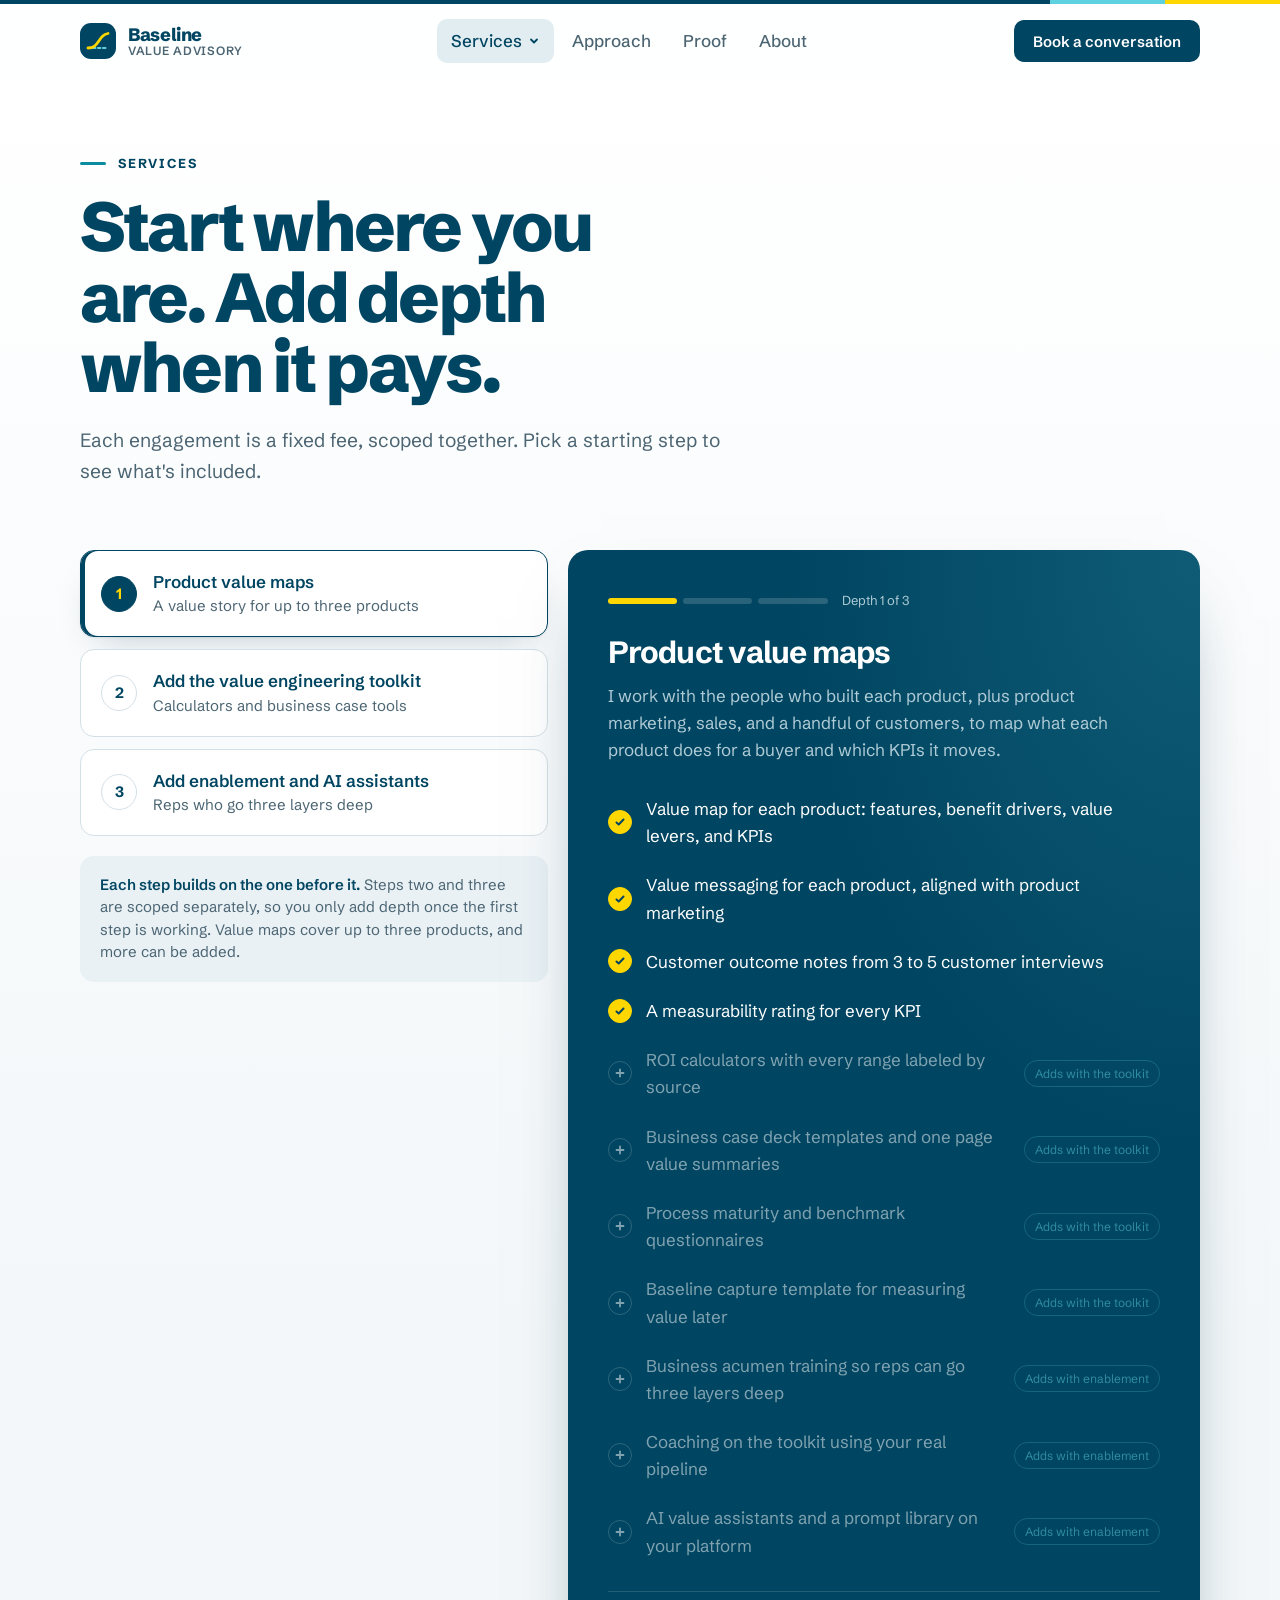
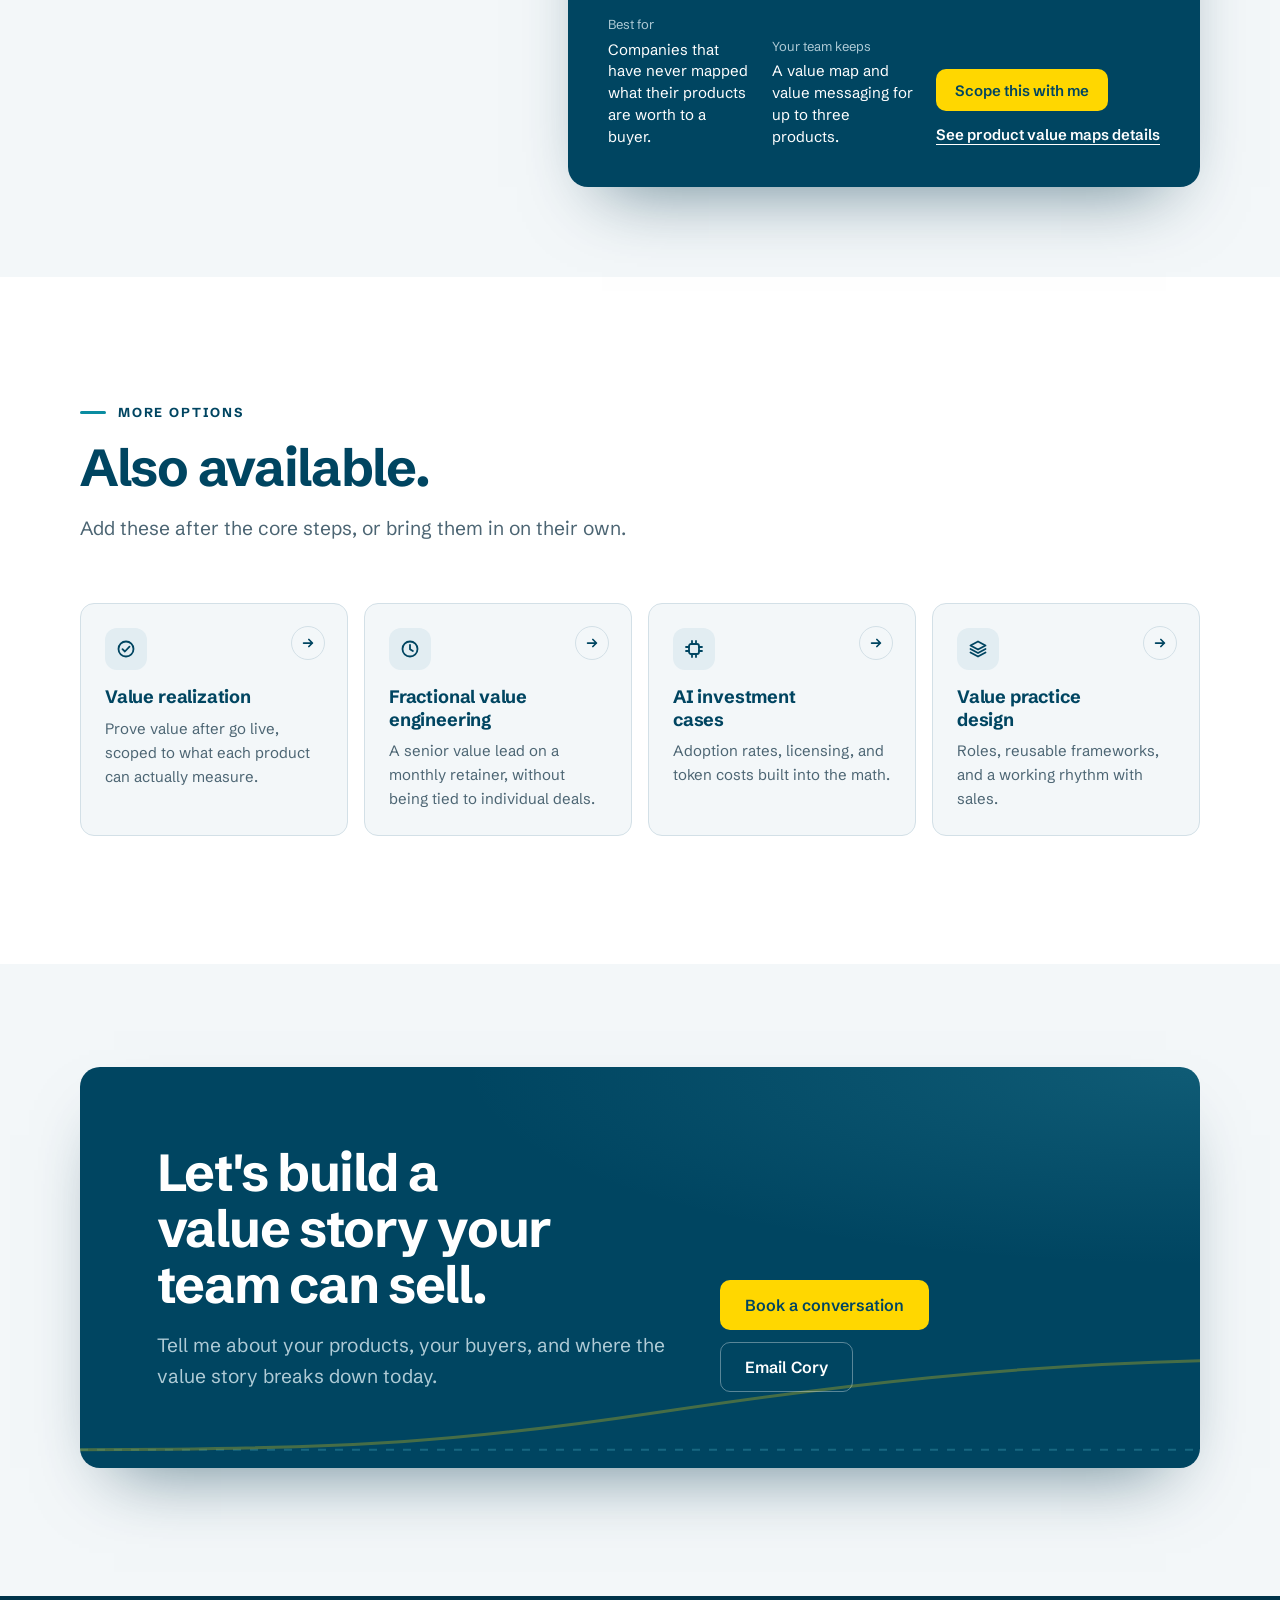
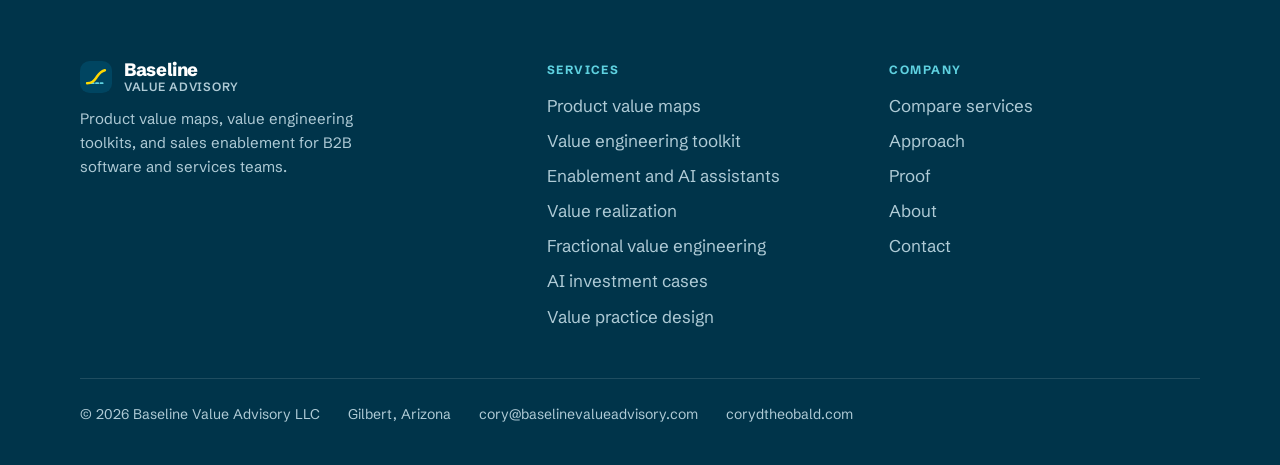
<file: services.html>
<!DOCTYPE html>
<html lang="en">
<head>
<meta charset="utf-8">
<meta name="viewport" content="width=device-width, initial-scale=1">
<title>Services | Baseline Value Advisory</title>
<meta name="description" content="Product value maps, value engineering toolkits, and enablement with AI assistants, scoped as fixed fee engagements.">
<link rel="canonical" href="https://baselinevalueadvisory.com/services.html">
<meta property="og:title" content="Services | Baseline Value Advisory">
<meta property="og:description" content="Product value maps, value engineering toolkits, and enablement with AI assistants, scoped as fixed fee engagements.">
<meta property="og:type" content="website">
<link rel="icon" href="assets/favicon.svg" type="image/svg+xml">
<meta name="theme-color" content="#004561">
<link rel="preconnect" href="https://fonts.googleapis.com">
<link rel="preconnect" href="https://fonts.gstatic.com" crossorigin>
<link href="https://fonts.googleapis.com/css2?family=Schibsted+Grotesk:wght@400;500;600;700;800&family=Spectral:ital,wght@0,400;0,500;1,400&display=swap" rel="stylesheet">
<link rel="stylesheet" href="assets/styles.css">
<script src="assets/site.js" defer></script>
</head>
<body data-root="">
<a class="skip" href="#main">Skip to content</a>
<header class="site-header">
  <div class="wrap nav">
    <a class="brand" href="index.html" aria-label="Baseline Value Advisory home">
      <svg width="36" height="36" viewBox="0 0 36 36" aria-hidden="true"><rect class="mark-bg" width="36" height="36" rx="11"/><path class="mark-base" d="M8 25h20"/><path class="mark-line" d="M8 25c5.5 0 7.5-2.2 10.5-6.5S23 11.5 28 10.5"/></svg>
      <span><span class="brand-name">Baseline</span><span class="brand-sub">Value Advisory</span></span>
    </a>
    <nav aria-label="Primary">
      <ul class="nav-links">
        <li class="has-menu">
          <button class="menu-trigger active" type="button" aria-expanded="false" aria-controls="services-menu">Services <svg class="chev" width="12" height="12" viewBox="0 0 12 12" fill="none" stroke="currentColor" stroke-width="1.8" stroke-linecap="round" stroke-linejoin="round" aria-hidden="true"><path d="M3 4.5l3 3 3-3"/></svg></button>
          <div class="menu-panel" id="services-menu" hidden>
            <div class="menu-cols">
              <div>
                <p class="menu-group">Engagement steps</p>
                <ul><li><a href="services/value-maps.html"><span class="menu-badge" aria-hidden="true">1</span><span><strong>Product value maps</strong><small>A value story for every product</small></span></a></li><li><a href="services/engineering.html"><span class="menu-badge" aria-hidden="true">2</span><span><strong>Value engineering toolkit</strong><small>Calculators and business case tools</small></span></a></li><li><a href="services/enablement.html"><span class="menu-badge" aria-hidden="true">3</span><span><strong>Enablement and AI assistants</strong><small>Reps who go three layers deep</small></span></a></li></ul>
              </div>
              <div>
                <p class="menu-group">Available on its own</p>
                <ul><li><a href="services/realization.html"><span class="menu-badge solo" aria-hidden="true"><svg width="14" height="14" viewBox="0 0 20 20" fill="none" stroke="currentColor" stroke-width="2" stroke-linecap="round" stroke-linejoin="round" aria-hidden="true"><circle cx="10" cy="10" r="7.5"/><path d="M6.5 10.2l2.4 2.3 4.6-4.8"/></svg></span><span><strong>Value realization</strong><small>Prove value after go live</small></span></a></li><li><a href="services/fractional.html"><span class="menu-badge solo" aria-hidden="true"><svg width="14" height="14" viewBox="0 0 20 20" fill="none" stroke="currentColor" stroke-width="2" stroke-linecap="round" stroke-linejoin="round" aria-hidden="true"><circle cx="10" cy="10" r="7.5"/><path d="M10 5.8v4.4l2.9 1.9"/></svg></span><span><strong>Fractional value engineering</strong><small>A senior value lead on retainer</small></span></a></li><li><a href="services/ai.html"><span class="menu-badge solo" aria-hidden="true"><svg width="14" height="14" viewBox="0 0 20 20" fill="none" stroke="currentColor" stroke-width="2" stroke-linecap="round" stroke-linejoin="round" aria-hidden="true"><rect x="5" y="5" width="10" height="10" rx="2"/><path d="M8 2v3M12 2v3M8 15v3M12 15v3M2 8h3M2 12h3M15 8h3M15 12h3"/></svg></span><span><strong>AI investment cases</strong><small>Where AI actually pays</small></span></a></li><li><a href="services/practice.html"><span class="menu-badge solo" aria-hidden="true"><svg width="14" height="14" viewBox="0 0 20 20" fill="none" stroke="currentColor" stroke-width="2" stroke-linecap="round" stroke-linejoin="round" aria-hidden="true"><path d="M10 2.5l7.5 4L10 10.5 2.5 6.5z"/><path d="M2.5 10l7.5 4 7.5-4"/><path d="M2.5 13.5l7.5 4 7.5-4"/></svg></span><span><strong>Value practice design</strong><small>Build value engineering in house</small></span></a></li></ul>
              </div>
            </div>
            <a class="menu-all" href="services.html" aria-current="page">Compare all services <svg width="14" height="14" viewBox="0 0 16 16" fill="none" stroke="currentColor" stroke-width="2" stroke-linecap="round" stroke-linejoin="round" aria-hidden="true"><path d="M3 8h10M9 4l4 4-4 4"/></svg></a>
          </div>
        </li>
        <li><a href="approach.html">Approach</a></li>
        <li><a href="proof.html">Proof</a></li>
        <li><a href="about.html">About</a></li>
      </ul>
    </nav>
    <a class="btn btn-primary btn-sm header-cta" href="https://calendar.google.com/calendar/u/0/appointments/schedules/AcZssZ1EThzE45TGTu98jqNI9MncQXDhYy7QURJlrcv0CkkxSN57MyylWtSINRgIGciwD0_F5varjsKG" target="_blank" rel="noopener">Book a conversation</a>
    <button class="menu-btn" type="button" aria-expanded="false" aria-controls="mobile-menu">
      <span class="sr-only">Menu</span>
      <span class="lines" aria-hidden="true"><span></span><span></span><span></span></span>
    </button>
  </div>
  <div class="mobile-menu" id="mobile-menu" hidden>
    <div class="wrap">
      <ul class="top">
        <li><a href="index.html">Home</a></li>
        <li>
          <button class="sub-toggle" type="button" aria-expanded="true" aria-controls="m-services">Services <svg class="chev" width="12" height="12" viewBox="0 0 12 12" fill="none" stroke="currentColor" stroke-width="1.8" stroke-linecap="round" stroke-linejoin="round" aria-hidden="true"><path d="M3 4.5l3 3 3-3"/></svg></button>
          <ul class="sub" id="m-services">
            <li><a href="services.html" aria-current="page">All services</a></li>
            <li><a href="services/value-maps.html">Product value maps</a></li><li><a href="services/engineering.html">Value engineering toolkit</a></li><li><a href="services/enablement.html">Enablement and AI assistants</a></li><li><a href="services/realization.html">Value realization</a></li><li><a href="services/fractional.html">Fractional value engineering</a></li><li><a href="services/ai.html">AI investment cases</a></li><li><a href="services/practice.html">Value practice design</a></li>
          </ul>
        </li>
        <li><a href="approach.html">Approach</a></li>
        <li><a href="proof.html">Proof</a></li>
        <li><a href="about.html">About</a></li>
        <li><a href="contact.html">Contact</a></li>
      </ul>
      <a class="btn btn-primary" href="https://calendar.google.com/calendar/u/0/appointments/schedules/AcZssZ1EThzE45TGTu98jqNI9MncQXDhYy7QURJlrcv0CkkxSN57MyylWtSINRgIGciwD0_F5varjsKG" target="_blank" rel="noopener">Book a conversation</a>
    </div>
  </div>
</header>
<main id="main">
<section class="page-hero">
  <div class="wrap">
    <p class="eyebrow">Services</p>
    <h1>Start where you are. Add depth when it pays.</h1>
    <p class="lede">Each engagement is a fixed fee, scoped together. Pick a starting step to see what's included.</p>
    <div class="stack-top"><div class="builder">
        <div class="tier-picker" role="radiogroup" aria-label="Engagement depth">
          <button class="tier" type="button" role="radio" aria-checked="true" tabindex="0" data-tier="1">
            <span class="tier-step" aria-hidden="true">1</span>
            <span><span class="tier-name">Product value maps</span><span class="tier-desc">A value story for up to three products</span></span>
            <span class="tier-flag" aria-hidden="true">Included</span>
          </button>
          <button class="tier" type="button" role="radio" aria-checked="false" tabindex="-1" data-tier="2">
            <span class="tier-step" aria-hidden="true">2</span>
            <span><span class="tier-name">Add the value engineering toolkit</span><span class="tier-desc">Calculators and business case tools</span></span>
            <span class="tier-flag" aria-hidden="true">Included</span>
          </button>
          <button class="tier" type="button" role="radio" aria-checked="false" tabindex="-1" data-tier="3">
            <span class="tier-step" aria-hidden="true">3</span>
            <span><span class="tier-name">Add enablement and AI assistants</span><span class="tier-desc">Reps who go three layers deep</span></span>
            <span class="tier-flag" aria-hidden="true">Included</span>
          </button>
          <p class="picker-note"><strong>Each step builds on the one before it.</strong> Steps two and three are scoped separately, so you only add depth once the first step is working. Value maps cover up to three products, and more can be added.</p>
        </div>

        <div class="tier-panel">
          <div class="meter">
            <span class="meter-bars" aria-hidden="true"><i class="on"></i><i></i><i></i></span>
            <span id="meter-label">Depth 1 of 3</span>
          </div>
          <div aria-live="polite">
            <h3 id="tier-title">Product value maps</h3>
            <p class="tier-summary" id="tier-summary">I work with the people who built each product, plus product marketing, sales, and a handful of customers, to map what each product does for a buyer and which KPIs it moves.</p>
          </div>
          <ul class="deliverables">
            <li data-tier="1"><span class="tick" aria-hidden="true"><svg class="i-check" width="12" height="12" viewBox="0 0 12 12" fill="none" stroke="currentColor" stroke-width="2" stroke-linecap="round" stroke-linejoin="round"><path d="M2.5 6.5l2.2 2L9.5 3.5"/></svg><svg class="i-plus" width="10" height="10" viewBox="0 0 10 10" fill="none" stroke="currentColor" stroke-width="1.8" stroke-linecap="round"><path d="M5 1.5v7M1.5 5h7"/></svg></span><span>Value map for each product: features, benefit drivers, value levers, and KPIs</span><span class="tag"></span></li>
            <li data-tier="1"><span class="tick" aria-hidden="true"><svg class="i-check" width="12" height="12" viewBox="0 0 12 12" fill="none" stroke="currentColor" stroke-width="2" stroke-linecap="round" stroke-linejoin="round"><path d="M2.5 6.5l2.2 2L9.5 3.5"/></svg><svg class="i-plus" width="10" height="10" viewBox="0 0 10 10" fill="none" stroke="currentColor" stroke-width="1.8" stroke-linecap="round"><path d="M5 1.5v7M1.5 5h7"/></svg></span><span>Value messaging for each product, aligned with product marketing</span><span class="tag"></span></li>
            <li data-tier="1"><span class="tick" aria-hidden="true"><svg class="i-check" width="12" height="12" viewBox="0 0 12 12" fill="none" stroke="currentColor" stroke-width="2" stroke-linecap="round" stroke-linejoin="round"><path d="M2.5 6.5l2.2 2L9.5 3.5"/></svg><svg class="i-plus" width="10" height="10" viewBox="0 0 10 10" fill="none" stroke="currentColor" stroke-width="1.8" stroke-linecap="round"><path d="M5 1.5v7M1.5 5h7"/></svg></span><span>Customer outcome notes from 3 to 5 customer interviews</span><span class="tag"></span></li>
            <li data-tier="1"><span class="tick" aria-hidden="true"><svg class="i-check" width="12" height="12" viewBox="0 0 12 12" fill="none" stroke="currentColor" stroke-width="2" stroke-linecap="round" stroke-linejoin="round"><path d="M2.5 6.5l2.2 2L9.5 3.5"/></svg><svg class="i-plus" width="10" height="10" viewBox="0 0 10 10" fill="none" stroke="currentColor" stroke-width="1.8" stroke-linecap="round"><path d="M5 1.5v7M1.5 5h7"/></svg></span><span>A measurability rating for every KPI</span><span class="tag"></span></li>
            <li data-tier="2"><span class="tick" aria-hidden="true"><svg class="i-check" width="12" height="12" viewBox="0 0 12 12" fill="none" stroke="currentColor" stroke-width="2" stroke-linecap="round" stroke-linejoin="round"><path d="M2.5 6.5l2.2 2L9.5 3.5"/></svg><svg class="i-plus" width="10" height="10" viewBox="0 0 10 10" fill="none" stroke="currentColor" stroke-width="1.8" stroke-linecap="round"><path d="M5 1.5v7M1.5 5h7"/></svg></span><span>ROI calculators with every range labeled by source</span><span class="tag">Adds with the toolkit</span></li>
            <li data-tier="2"><span class="tick" aria-hidden="true"><svg class="i-check" width="12" height="12" viewBox="0 0 12 12" fill="none" stroke="currentColor" stroke-width="2" stroke-linecap="round" stroke-linejoin="round"><path d="M2.5 6.5l2.2 2L9.5 3.5"/></svg><svg class="i-plus" width="10" height="10" viewBox="0 0 10 10" fill="none" stroke="currentColor" stroke-width="1.8" stroke-linecap="round"><path d="M5 1.5v7M1.5 5h7"/></svg></span><span>Business case deck templates and one page value summaries</span><span class="tag">Adds with the toolkit</span></li>
            <li data-tier="2"><span class="tick" aria-hidden="true"><svg class="i-check" width="12" height="12" viewBox="0 0 12 12" fill="none" stroke="currentColor" stroke-width="2" stroke-linecap="round" stroke-linejoin="round"><path d="M2.5 6.5l2.2 2L9.5 3.5"/></svg><svg class="i-plus" width="10" height="10" viewBox="0 0 10 10" fill="none" stroke="currentColor" stroke-width="1.8" stroke-linecap="round"><path d="M5 1.5v7M1.5 5h7"/></svg></span><span>Process maturity and benchmark questionnaires</span><span class="tag">Adds with the toolkit</span></li>
            <li data-tier="2"><span class="tick" aria-hidden="true"><svg class="i-check" width="12" height="12" viewBox="0 0 12 12" fill="none" stroke="currentColor" stroke-width="2" stroke-linecap="round" stroke-linejoin="round"><path d="M2.5 6.5l2.2 2L9.5 3.5"/></svg><svg class="i-plus" width="10" height="10" viewBox="0 0 10 10" fill="none" stroke="currentColor" stroke-width="1.8" stroke-linecap="round"><path d="M5 1.5v7M1.5 5h7"/></svg></span><span>Baseline capture template for measuring value later</span><span class="tag">Adds with the toolkit</span></li>
            <li data-tier="3"><span class="tick" aria-hidden="true"><svg class="i-check" width="12" height="12" viewBox="0 0 12 12" fill="none" stroke="currentColor" stroke-width="2" stroke-linecap="round" stroke-linejoin="round"><path d="M2.5 6.5l2.2 2L9.5 3.5"/></svg><svg class="i-plus" width="10" height="10" viewBox="0 0 10 10" fill="none" stroke="currentColor" stroke-width="1.8" stroke-linecap="round"><path d="M5 1.5v7M1.5 5h7"/></svg></span><span>Business acumen training so reps can go three layers deep</span><span class="tag">Adds with enablement</span></li>
            <li data-tier="3"><span class="tick" aria-hidden="true"><svg class="i-check" width="12" height="12" viewBox="0 0 12 12" fill="none" stroke="currentColor" stroke-width="2" stroke-linecap="round" stroke-linejoin="round"><path d="M2.5 6.5l2.2 2L9.5 3.5"/></svg><svg class="i-plus" width="10" height="10" viewBox="0 0 10 10" fill="none" stroke="currentColor" stroke-width="1.8" stroke-linecap="round"><path d="M5 1.5v7M1.5 5h7"/></svg></span><span>Coaching on the toolkit using your real pipeline</span><span class="tag">Adds with enablement</span></li>
            <li data-tier="3"><span class="tick" aria-hidden="true"><svg class="i-check" width="12" height="12" viewBox="0 0 12 12" fill="none" stroke="currentColor" stroke-width="2" stroke-linecap="round" stroke-linejoin="round"><path d="M2.5 6.5l2.2 2L9.5 3.5"/></svg><svg class="i-plus" width="10" height="10" viewBox="0 0 10 10" fill="none" stroke="currentColor" stroke-width="1.8" stroke-linecap="round"><path d="M5 1.5v7M1.5 5h7"/></svg></span><span>AI value assistants and a prompt library on your platform</span><span class="tag">Adds with enablement</span></li>
          </ul>
          <div class="tier-foot">
            <div><small>Best for</small><p id="tier-fit">Companies that have never mapped what their products are worth to a buyer.</p></div>
            <div><small>Your team keeps</small><p id="tier-keep">A value map and value messaging for up to three products.</p></div>
            <div class="foot-actions"><a class="btn btn-accent btn-sm" href="contact.html">Scope this with me</a><a class="text-link" id="tier-link" href="services/value-maps.html">See product value maps details</a></div>
          </div>
        </div>
      </div></div>
  </div>
</section>
<section class="band alt" aria-labelledby="solo-title">
  <div class="wrap">
    <div class="section-head">
      <p class="eyebrow">More options</p>
      <h2 id="solo-title">Also available.</h2>
      <p class="lede">Add these after the core steps, or bring them in on their own.</p>
    </div>
    <div class="link-grid"><a class="link-card" href="services/realization.html"><span class="icon" aria-hidden="true"><svg width="20" height="20" viewBox="0 0 20 20" fill="none" stroke="currentColor" stroke-width="1.8" stroke-linecap="round" stroke-linejoin="round" aria-hidden="true"><circle cx="10" cy="10" r="7.5"/><path d="M6.5 10.2l2.4 2.3 4.6-4.8"/></svg></span><h3>Value realization</h3><p>Prove value after go live, scoped to what each product can actually measure.</p><span class="go" aria-hidden="true"><svg width="14" height="14" viewBox="0 0 16 16" fill="none" stroke="currentColor" stroke-width="2" stroke-linecap="round" stroke-linejoin="round" aria-hidden="true"><path d="M3 8h10M9 4l4 4-4 4"/></svg></span></a><a class="link-card" href="services/fractional.html"><span class="icon" aria-hidden="true"><svg width="20" height="20" viewBox="0 0 20 20" fill="none" stroke="currentColor" stroke-width="1.8" stroke-linecap="round" stroke-linejoin="round" aria-hidden="true"><circle cx="10" cy="10" r="7.5"/><path d="M10 5.8v4.4l2.9 1.9"/></svg></span><h3>Fractional value engineering</h3><p>A senior value lead on a monthly retainer, without being tied to individual deals.</p><span class="go" aria-hidden="true"><svg width="14" height="14" viewBox="0 0 16 16" fill="none" stroke="currentColor" stroke-width="2" stroke-linecap="round" stroke-linejoin="round" aria-hidden="true"><path d="M3 8h10M9 4l4 4-4 4"/></svg></span></a><a class="link-card" href="services/ai.html"><span class="icon" aria-hidden="true"><svg width="20" height="20" viewBox="0 0 20 20" fill="none" stroke="currentColor" stroke-width="1.8" stroke-linecap="round" stroke-linejoin="round" aria-hidden="true"><rect x="5" y="5" width="10" height="10" rx="2"/><path d="M8 2v3M12 2v3M8 15v3M12 15v3M2 8h3M2 12h3M15 8h3M15 12h3"/></svg></span><h3>AI investment cases</h3><p>Adoption rates, licensing, and token costs built into the math.</p><span class="go" aria-hidden="true"><svg width="14" height="14" viewBox="0 0 16 16" fill="none" stroke="currentColor" stroke-width="2" stroke-linecap="round" stroke-linejoin="round" aria-hidden="true"><path d="M3 8h10M9 4l4 4-4 4"/></svg></span></a><a class="link-card" href="services/practice.html"><span class="icon" aria-hidden="true"><svg width="20" height="20" viewBox="0 0 20 20" fill="none" stroke="currentColor" stroke-width="1.8" stroke-linecap="round" stroke-linejoin="round" aria-hidden="true"><path d="M10 2.5l7.5 4L10 10.5 2.5 6.5z"/><path d="M2.5 10l7.5 4 7.5-4"/><path d="M2.5 13.5l7.5 4 7.5-4"/></svg></span><h3>Value practice design</h3><p>Roles, reusable frameworks, and a working rhythm with sales.</p><span class="go" aria-hidden="true"><svg width="14" height="14" viewBox="0 0 16 16" fill="none" stroke="currentColor" stroke-width="2" stroke-linecap="round" stroke-linejoin="round" aria-hidden="true"><path d="M3 8h10M9 4l4 4-4 4"/></svg></span></a></div>
  </div>
</section>
<section class="band contact-band" aria-labelledby="cta-title">
  <div class="wrap">
    <div class="contact">
      <svg class="deco" viewBox="0 0 1200 240" preserveAspectRatio="none" fill="none" aria-hidden="true">
          <path d="M0 200h1200" stroke="rgba(94,209,224,.45)" stroke-width="2" stroke-dasharray="8 9" vector-effect="non-scaling-stroke"/>
          <path d="M0 200c300 0 420-20 620-80s380-100 580-110" stroke="rgba(255,215,0,.5)" stroke-width="3" vector-effect="non-scaling-stroke"/>
        </svg>
      <div>
        <h2 id="cta-title">Let's build a value story your team can sell.</h2>
        <p class="lede">Tell me about your products, your buyers, and where the value story breaks down today.</p>
      </div>
      <div class="contact-actions">
        <a class="btn btn-accent" href="https://calendar.google.com/calendar/u/0/appointments/schedules/AcZssZ1EThzE45TGTu98jqNI9MncQXDhYy7QURJlrcv0CkkxSN57MyylWtSINRgIGciwD0_F5varjsKG" target="_blank" rel="noopener">Book a conversation</a>
        <a class="btn btn-light" href="mailto:cory@baselinevalueadvisory.com?subject=Conversation%20request">Email Cory</a>
      </div>
    </div>
  </div>
</section></main>
<footer class="site-footer">
  <div class="wrap">
    <div class="footer-grid">
      <div class="footer-brand">
        <a class="brand" href="index.html"><svg width="32" height="32" viewBox="0 0 36 36" aria-hidden="true"><rect class="mark-bg" width="36" height="36" rx="11"/><path class="mark-base" d="M8 25h20"/><path class="mark-line" d="M8 25c5.5 0 7.5-2.2 10.5-6.5S23 11.5 28 10.5"/></svg><span><span class="brand-name">Baseline</span><span class="brand-sub">Value Advisory</span></span></a>
        <p>Product value maps, value engineering toolkits, and sales enablement for B2B software and services teams.</p>
      </div>
      <div><p class="footer-head">Services</p><ul class="footer-links"><li><a href="services/value-maps.html">Product value maps</a></li><li><a href="services/engineering.html">Value engineering toolkit</a></li><li><a href="services/enablement.html">Enablement and AI assistants</a></li><li><a href="services/realization.html">Value realization</a></li><li><a href="services/fractional.html">Fractional value engineering</a></li><li><a href="services/ai.html">AI investment cases</a></li><li><a href="services/practice.html">Value practice design</a></li></ul></div>
      <div><p class="footer-head">Company</p><ul class="footer-links">
        <li><a href="services.html">Compare services</a></li>
        <li><a href="approach.html">Approach</a></li>
        <li><a href="proof.html">Proof</a></li>
        <li><a href="about.html">About</a></li>
        <li><a href="contact.html">Contact</a></li>
      </ul></div>
    </div>
    <div class="legal">
      <span>© 2026 Baseline Value Advisory LLC</span>
      <span>Gilbert, Arizona</span>
      <a href="mailto:cory@baselinevalueadvisory.com">cory@baselinevalueadvisory.com</a>
      <a href="https://corydtheobald.com/" target="_blank" rel="noopener">corydtheobald.com</a>
    </div>
  </div>
</footer>
</body>
</html>
</file>
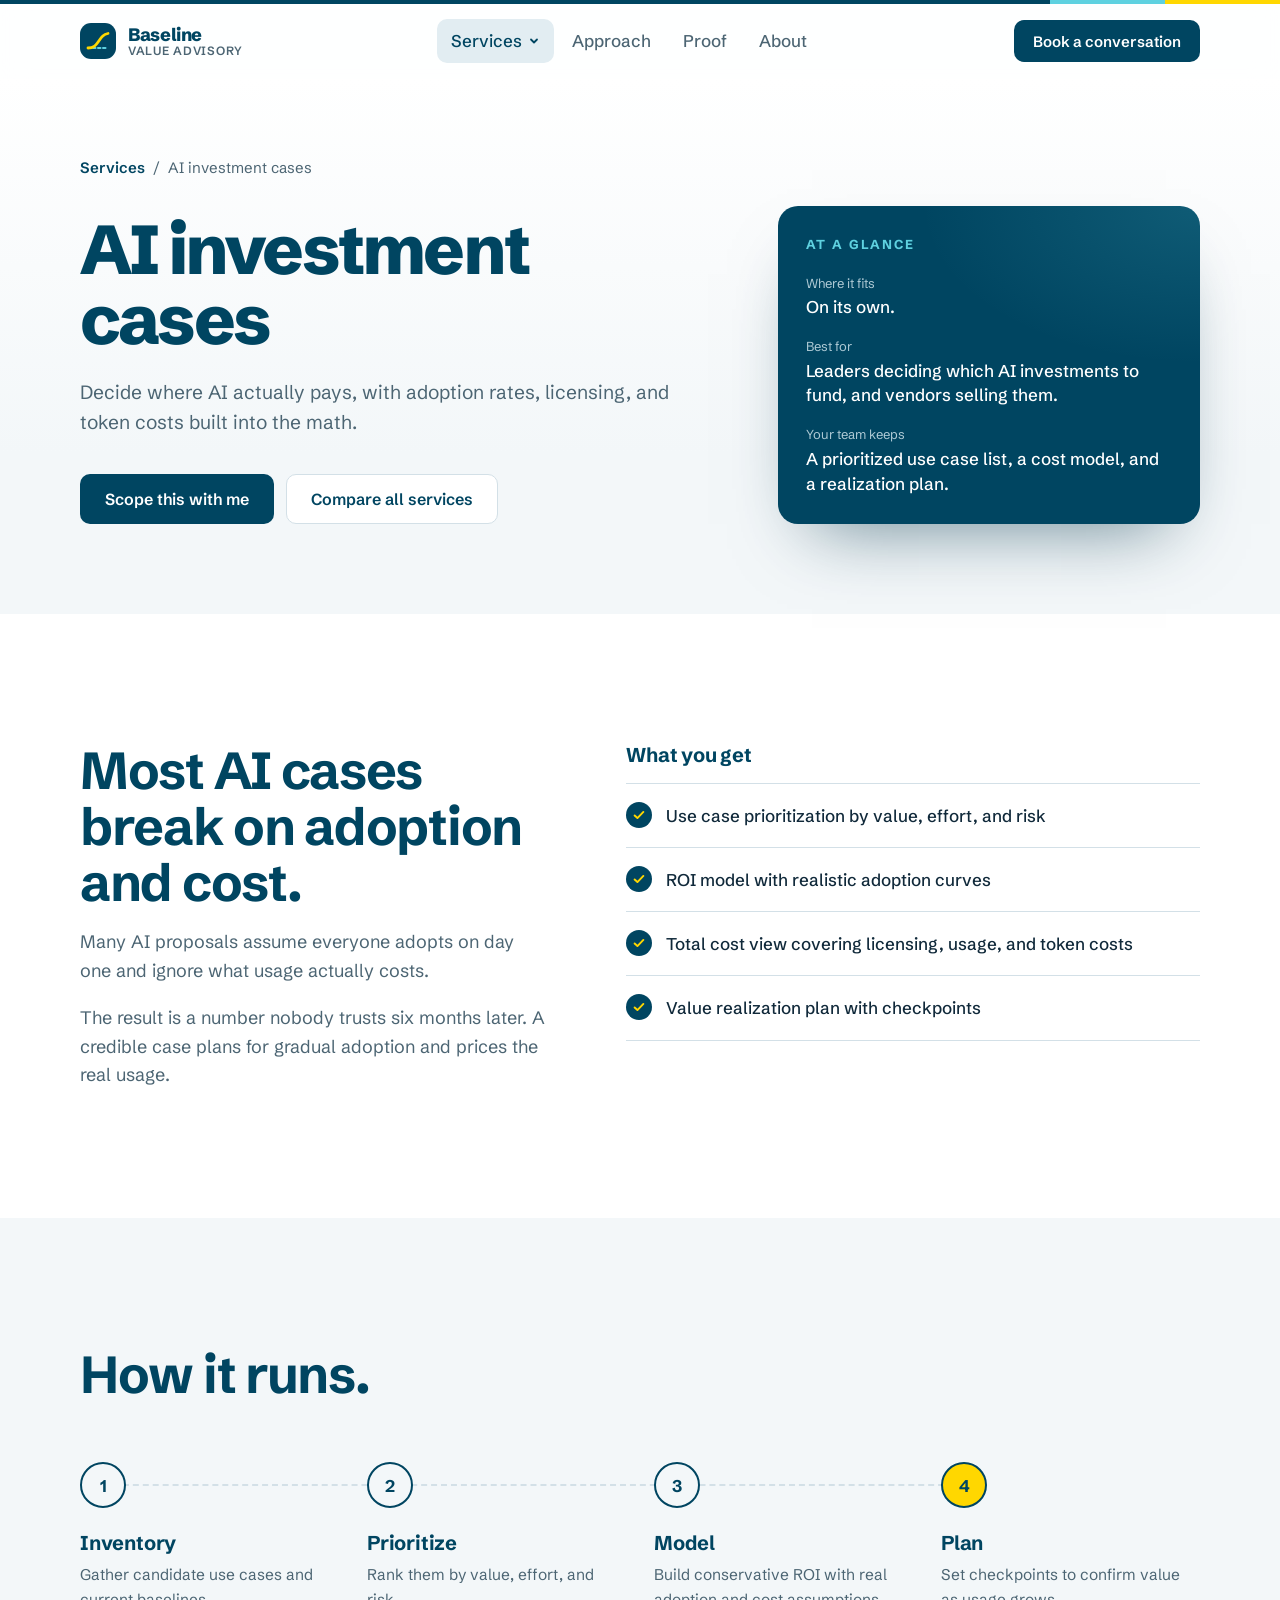
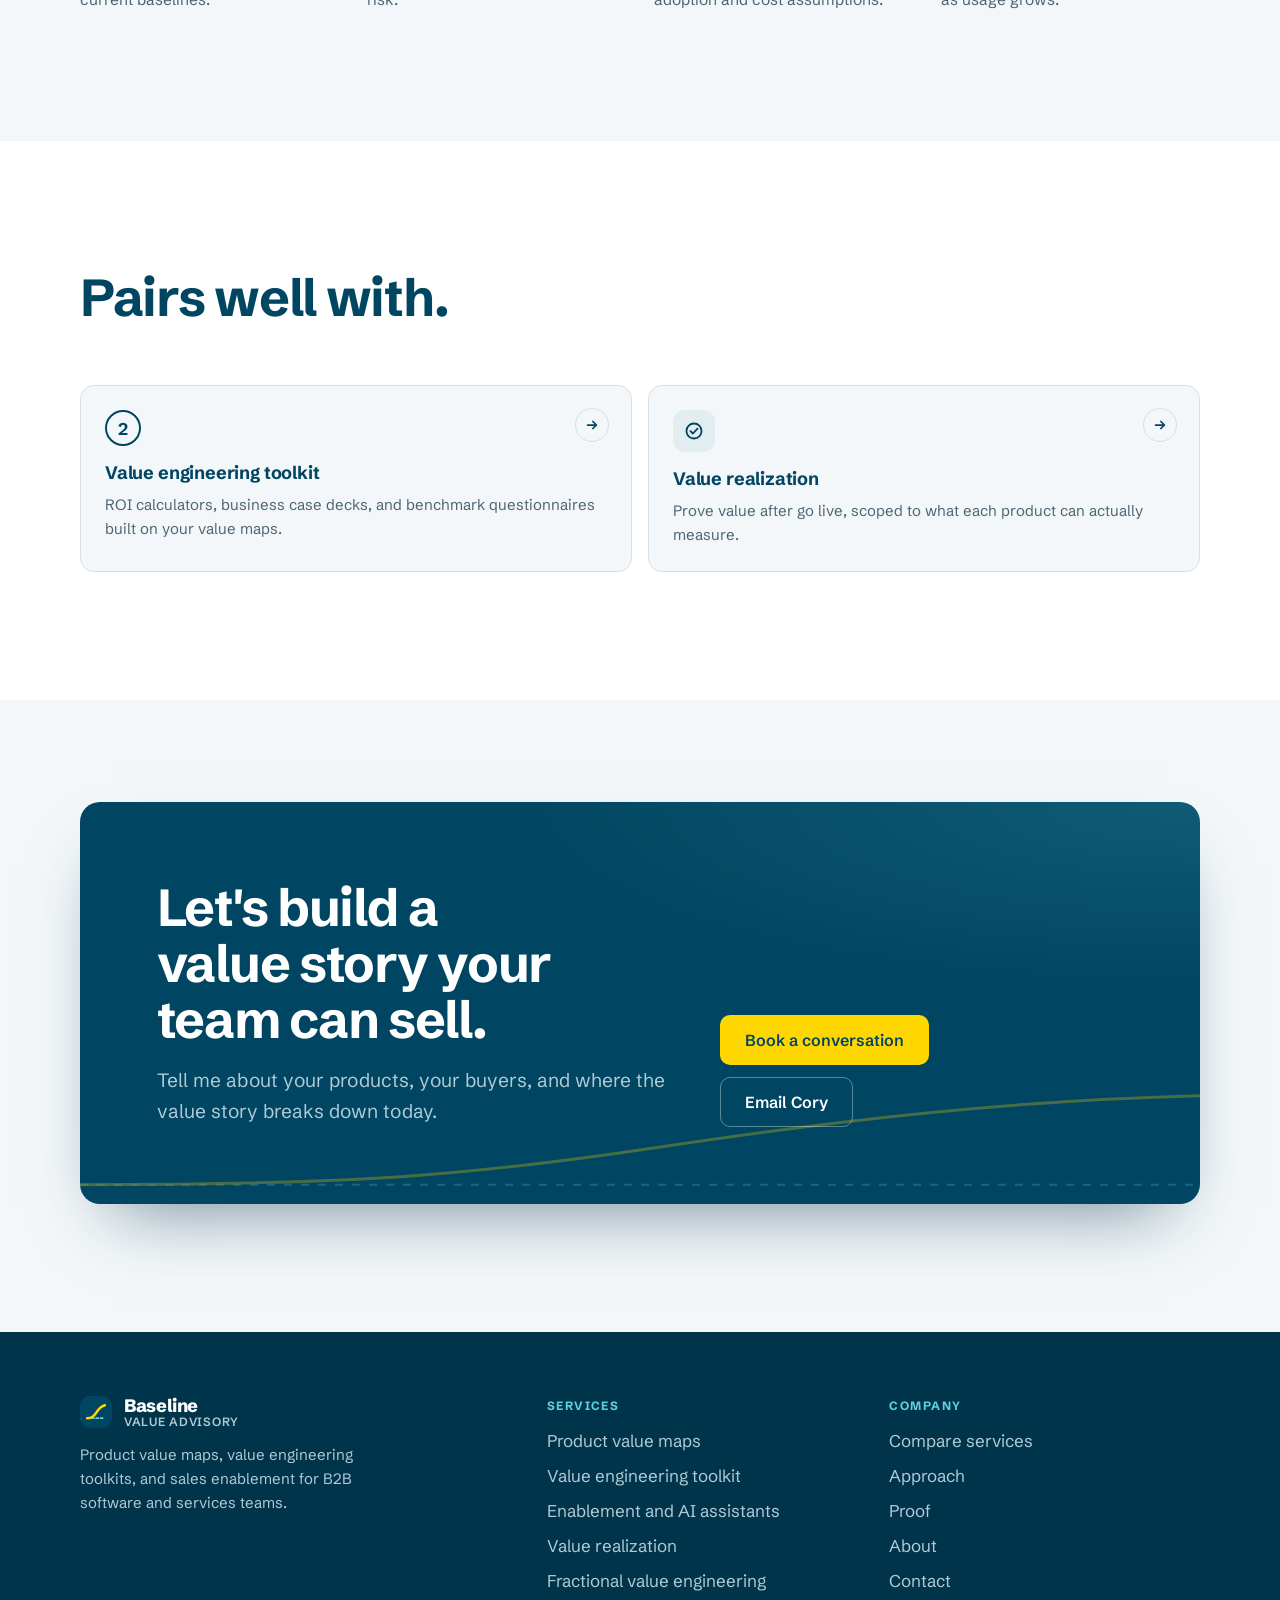
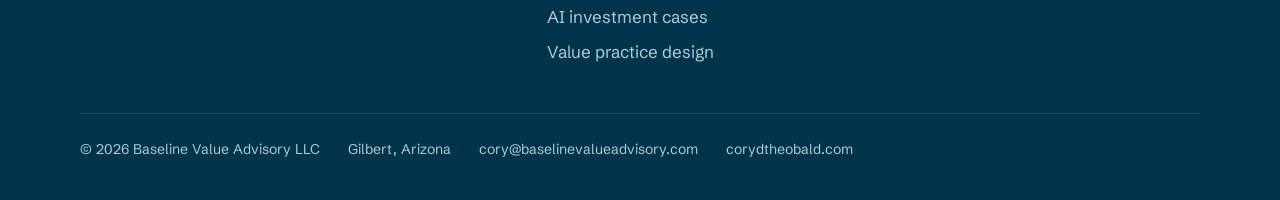
<file: services/ai.html>
<!DOCTYPE html>
<html lang="en">
<head>
<meta charset="utf-8">
<meta name="viewport" content="width=device-width, initial-scale=1">
<title>AI investment cases | Baseline Value Advisory</title>
<meta name="description" content="Decide where AI actually pays, with adoption rates, licensing, and token costs built into the math.">
<link rel="canonical" href="https://baselinevalueadvisory.com/services/ai.html">
<meta property="og:title" content="AI investment cases | Baseline Value Advisory">
<meta property="og:description" content="Decide where AI actually pays, with adoption rates, licensing, and token costs built into the math.">
<meta property="og:type" content="website">
<link rel="icon" href="../assets/favicon.svg" type="image/svg+xml">
<meta name="theme-color" content="#004561">
<link rel="preconnect" href="https://fonts.googleapis.com">
<link rel="preconnect" href="https://fonts.gstatic.com" crossorigin>
<link href="https://fonts.googleapis.com/css2?family=Schibsted+Grotesk:wght@400;500;600;700;800&family=Spectral:ital,wght@0,400;0,500;1,400&display=swap" rel="stylesheet">
<link rel="stylesheet" href="../assets/styles.css">
<script src="../assets/site.js" defer></script>
</head>
<body data-root="../">
<a class="skip" href="#main">Skip to content</a>
<header class="site-header">
  <div class="wrap nav">
    <a class="brand" href="../index.html" aria-label="Baseline Value Advisory home">
      <svg width="36" height="36" viewBox="0 0 36 36" aria-hidden="true"><rect class="mark-bg" width="36" height="36" rx="11"/><path class="mark-base" d="M8 25h20"/><path class="mark-line" d="M8 25c5.5 0 7.5-2.2 10.5-6.5S23 11.5 28 10.5"/></svg>
      <span><span class="brand-name">Baseline</span><span class="brand-sub">Value Advisory</span></span>
    </a>
    <nav aria-label="Primary">
      <ul class="nav-links">
        <li class="has-menu">
          <button class="menu-trigger active" type="button" aria-expanded="false" aria-controls="services-menu">Services <svg class="chev" width="12" height="12" viewBox="0 0 12 12" fill="none" stroke="currentColor" stroke-width="1.8" stroke-linecap="round" stroke-linejoin="round" aria-hidden="true"><path d="M3 4.5l3 3 3-3"/></svg></button>
          <div class="menu-panel" id="services-menu" hidden>
            <div class="menu-cols">
              <div>
                <p class="menu-group">Engagement steps</p>
                <ul><li><a href="../services/value-maps.html"><span class="menu-badge" aria-hidden="true">1</span><span><strong>Product value maps</strong><small>A value story for every product</small></span></a></li><li><a href="../services/engineering.html"><span class="menu-badge" aria-hidden="true">2</span><span><strong>Value engineering toolkit</strong><small>Calculators and business case tools</small></span></a></li><li><a href="../services/enablement.html"><span class="menu-badge" aria-hidden="true">3</span><span><strong>Enablement and AI assistants</strong><small>Reps who go three layers deep</small></span></a></li></ul>
              </div>
              <div>
                <p class="menu-group">Available on its own</p>
                <ul><li><a href="../services/realization.html"><span class="menu-badge solo" aria-hidden="true"><svg width="14" height="14" viewBox="0 0 20 20" fill="none" stroke="currentColor" stroke-width="2" stroke-linecap="round" stroke-linejoin="round" aria-hidden="true"><circle cx="10" cy="10" r="7.5"/><path d="M6.5 10.2l2.4 2.3 4.6-4.8"/></svg></span><span><strong>Value realization</strong><small>Prove value after go live</small></span></a></li><li><a href="../services/fractional.html"><span class="menu-badge solo" aria-hidden="true"><svg width="14" height="14" viewBox="0 0 20 20" fill="none" stroke="currentColor" stroke-width="2" stroke-linecap="round" stroke-linejoin="round" aria-hidden="true"><circle cx="10" cy="10" r="7.5"/><path d="M10 5.8v4.4l2.9 1.9"/></svg></span><span><strong>Fractional value engineering</strong><small>A senior value lead on retainer</small></span></a></li><li><a href="../services/ai.html" aria-current="page"><span class="menu-badge solo" aria-hidden="true"><svg width="14" height="14" viewBox="0 0 20 20" fill="none" stroke="currentColor" stroke-width="2" stroke-linecap="round" stroke-linejoin="round" aria-hidden="true"><rect x="5" y="5" width="10" height="10" rx="2"/><path d="M8 2v3M12 2v3M8 15v3M12 15v3M2 8h3M2 12h3M15 8h3M15 12h3"/></svg></span><span><strong>AI investment cases</strong><small>Where AI actually pays</small></span></a></li><li><a href="../services/practice.html"><span class="menu-badge solo" aria-hidden="true"><svg width="14" height="14" viewBox="0 0 20 20" fill="none" stroke="currentColor" stroke-width="2" stroke-linecap="round" stroke-linejoin="round" aria-hidden="true"><path d="M10 2.5l7.5 4L10 10.5 2.5 6.5z"/><path d="M2.5 10l7.5 4 7.5-4"/><path d="M2.5 13.5l7.5 4 7.5-4"/></svg></span><span><strong>Value practice design</strong><small>Build value engineering in house</small></span></a></li></ul>
              </div>
            </div>
            <a class="menu-all" href="../services.html">Compare all services <svg width="14" height="14" viewBox="0 0 16 16" fill="none" stroke="currentColor" stroke-width="2" stroke-linecap="round" stroke-linejoin="round" aria-hidden="true"><path d="M3 8h10M9 4l4 4-4 4"/></svg></a>
          </div>
        </li>
        <li><a href="../approach.html">Approach</a></li>
        <li><a href="../proof.html">Proof</a></li>
        <li><a href="../about.html">About</a></li>
      </ul>
    </nav>
    <a class="btn btn-primary btn-sm header-cta" href="https://calendar.google.com/calendar/u/0/appointments/schedules/AcZssZ1EThzE45TGTu98jqNI9MncQXDhYy7QURJlrcv0CkkxSN57MyylWtSINRgIGciwD0_F5varjsKG" target="_blank" rel="noopener">Book a conversation</a>
    <button class="menu-btn" type="button" aria-expanded="false" aria-controls="mobile-menu">
      <span class="sr-only">Menu</span>
      <span class="lines" aria-hidden="true"><span></span><span></span><span></span></span>
    </button>
  </div>
  <div class="mobile-menu" id="mobile-menu" hidden>
    <div class="wrap">
      <ul class="top">
        <li><a href="../index.html">Home</a></li>
        <li>
          <button class="sub-toggle" type="button" aria-expanded="true" aria-controls="m-services">Services <svg class="chev" width="12" height="12" viewBox="0 0 12 12" fill="none" stroke="currentColor" stroke-width="1.8" stroke-linecap="round" stroke-linejoin="round" aria-hidden="true"><path d="M3 4.5l3 3 3-3"/></svg></button>
          <ul class="sub" id="m-services">
            <li><a href="../services.html">All services</a></li>
            <li><a href="../services/value-maps.html">Product value maps</a></li><li><a href="../services/engineering.html">Value engineering toolkit</a></li><li><a href="../services/enablement.html">Enablement and AI assistants</a></li><li><a href="../services/realization.html">Value realization</a></li><li><a href="../services/fractional.html">Fractional value engineering</a></li><li><a href="../services/ai.html" aria-current="page">AI investment cases</a></li><li><a href="../services/practice.html">Value practice design</a></li>
          </ul>
        </li>
        <li><a href="../approach.html">Approach</a></li>
        <li><a href="../proof.html">Proof</a></li>
        <li><a href="../about.html">About</a></li>
        <li><a href="../contact.html">Contact</a></li>
      </ul>
      <a class="btn btn-primary" href="https://calendar.google.com/calendar/u/0/appointments/schedules/AcZssZ1EThzE45TGTu98jqNI9MncQXDhYy7QURJlrcv0CkkxSN57MyylWtSINRgIGciwD0_F5varjsKG" target="_blank" rel="noopener">Book a conversation</a>
    </div>
  </div>
</header>
<main id="main">
<section class="page-hero">
  <div class="wrap">
    <nav class="crumbs" aria-label="Breadcrumb"><a href="../services.html">Services</a><span aria-hidden="true">/</span><span aria-current="page">AI investment cases</span></nav>
    <div class="svc-hero">
      <div>
        <h1>AI investment cases</h1>
        <p class="lede">Decide where AI actually pays, with adoption rates, licensing, and token costs built into the math.</p>
        <div class="hero-actions">
          <a class="btn btn-primary" href="../contact.html">Scope this with me</a>
          <a class="btn btn-ghost" href="../services.html">Compare all services</a>
        </div>
      </div>
      <aside class="glance" aria-label="At a glance"><p class="glance-title">At a glance</p><dl><div><dt>Where it fits</dt><dd>On its own.</dd></div><div><dt>Best for</dt><dd>Leaders deciding which AI investments to fund, and vendors selling them.</dd></div><div><dt>Your team keeps</dt><dd>A prioritized use case list, a cost model, and a realization plan.</dd></div></dl></aside>
    </div>
  </div>
</section>
<section class="band alt" aria-labelledby="why-title">
  <div class="wrap split">
    <div>
      <h2 id="why-title">Most AI cases break on adoption and cost.</h2>
      <div class="prose"><p>Many AI proposals assume everyone adopts on day one and ignore what usage actually costs.</p><p>The result is a number nobody trusts six months later. A credible case plans for gradual adoption and prices the real usage.</p></div>
      
    </div>
    <div>
      <h3 class="list-title">What you get</h3>
      <ul class="checklist"><li><span class="check" aria-hidden="true"><svg width="14" height="14" viewBox="0 0 16 16" fill="none" stroke="currentColor" stroke-width="2.2" stroke-linecap="round" stroke-linejoin="round" aria-hidden="true"><path d="M3 8.5l3.2 3L13 4.5"/></svg></span><span>Use case prioritization by value, effort, and risk</span></li><li><span class="check" aria-hidden="true"><svg width="14" height="14" viewBox="0 0 16 16" fill="none" stroke="currentColor" stroke-width="2.2" stroke-linecap="round" stroke-linejoin="round" aria-hidden="true"><path d="M3 8.5l3.2 3L13 4.5"/></svg></span><span>ROI model with realistic adoption curves</span></li><li><span class="check" aria-hidden="true"><svg width="14" height="14" viewBox="0 0 16 16" fill="none" stroke="currentColor" stroke-width="2.2" stroke-linecap="round" stroke-linejoin="round" aria-hidden="true"><path d="M3 8.5l3.2 3L13 4.5"/></svg></span><span>Total cost view covering licensing, usage, and token costs</span></li><li><span class="check" aria-hidden="true"><svg width="14" height="14" viewBox="0 0 16 16" fill="none" stroke="currentColor" stroke-width="2.2" stroke-linecap="round" stroke-linejoin="round" aria-hidden="true"><path d="M3 8.5l3.2 3L13 4.5"/></svg></span><span>Value realization plan with checkpoints</span></li></ul>
    </div>
  </div>
</section>
<section class="band" aria-labelledby="how-title">
  <div class="wrap">
    <div class="section-head"><h2 id="how-title">How it runs.</h2></div>
    <ol class="steps"><li><span class="step-num" aria-hidden="true">1</span><h3>Inventory</h3><p>Gather candidate use cases and current baselines.</p></li><li><span class="step-num" aria-hidden="true">2</span><h3>Prioritize</h3><p>Rank them by value, effort, and risk.</p></li><li><span class="step-num" aria-hidden="true">3</span><h3>Model</h3><p>Build conservative ROI with real adoption and cost assumptions.</p></li><li><span class="step-num" aria-hidden="true">4</span><h3>Plan</h3><p>Set checkpoints to confirm value as usage grows.</p></li></ol>
  </div>
</section>
<section class="band alt" aria-labelledby="pairs-title">
  <div class="wrap">
    <div class="section-head"><h2 id="pairs-title">Pairs well with.</h2></div>
    <div class="link-grid two"><a class="link-card" href="../services/engineering.html"><span class="badge" aria-hidden="true">2</span><h3>Value engineering toolkit</h3><p>ROI calculators, business case decks, and benchmark questionnaires built on your value maps.</p><span class="go" aria-hidden="true"><svg width="14" height="14" viewBox="0 0 16 16" fill="none" stroke="currentColor" stroke-width="2" stroke-linecap="round" stroke-linejoin="round" aria-hidden="true"><path d="M3 8h10M9 4l4 4-4 4"/></svg></span></a><a class="link-card" href="../services/realization.html"><span class="icon" aria-hidden="true"><svg width="20" height="20" viewBox="0 0 20 20" fill="none" stroke="currentColor" stroke-width="1.8" stroke-linecap="round" stroke-linejoin="round" aria-hidden="true"><circle cx="10" cy="10" r="7.5"/><path d="M6.5 10.2l2.4 2.3 4.6-4.8"/></svg></span><h3>Value realization</h3><p>Prove value after go live, scoped to what each product can actually measure.</p><span class="go" aria-hidden="true"><svg width="14" height="14" viewBox="0 0 16 16" fill="none" stroke="currentColor" stroke-width="2" stroke-linecap="round" stroke-linejoin="round" aria-hidden="true"><path d="M3 8h10M9 4l4 4-4 4"/></svg></span></a></div>
  </div>
</section>
<section class="band contact-band" aria-labelledby="cta-title">
  <div class="wrap">
    <div class="contact">
      <svg class="deco" viewBox="0 0 1200 240" preserveAspectRatio="none" fill="none" aria-hidden="true">
          <path d="M0 200h1200" stroke="rgba(94,209,224,.45)" stroke-width="2" stroke-dasharray="8 9" vector-effect="non-scaling-stroke"/>
          <path d="M0 200c300 0 420-20 620-80s380-100 580-110" stroke="rgba(255,215,0,.5)" stroke-width="3" vector-effect="non-scaling-stroke"/>
        </svg>
      <div>
        <h2 id="cta-title">Let's build a value story your team can sell.</h2>
        <p class="lede">Tell me about your products, your buyers, and where the value story breaks down today.</p>
      </div>
      <div class="contact-actions">
        <a class="btn btn-accent" href="https://calendar.google.com/calendar/u/0/appointments/schedules/AcZssZ1EThzE45TGTu98jqNI9MncQXDhYy7QURJlrcv0CkkxSN57MyylWtSINRgIGciwD0_F5varjsKG" target="_blank" rel="noopener">Book a conversation</a>
        <a class="btn btn-light" href="mailto:cory@baselinevalueadvisory.com?subject=Conversation%20request">Email Cory</a>
      </div>
    </div>
  </div>
</section>
</main>
<footer class="site-footer">
  <div class="wrap">
    <div class="footer-grid">
      <div class="footer-brand">
        <a class="brand" href="../index.html"><svg width="32" height="32" viewBox="0 0 36 36" aria-hidden="true"><rect class="mark-bg" width="36" height="36" rx="11"/><path class="mark-base" d="M8 25h20"/><path class="mark-line" d="M8 25c5.5 0 7.5-2.2 10.5-6.5S23 11.5 28 10.5"/></svg><span><span class="brand-name">Baseline</span><span class="brand-sub">Value Advisory</span></span></a>
        <p>Product value maps, value engineering toolkits, and sales enablement for B2B software and services teams.</p>
      </div>
      <div><p class="footer-head">Services</p><ul class="footer-links"><li><a href="../services/value-maps.html">Product value maps</a></li><li><a href="../services/engineering.html">Value engineering toolkit</a></li><li><a href="../services/enablement.html">Enablement and AI assistants</a></li><li><a href="../services/realization.html">Value realization</a></li><li><a href="../services/fractional.html">Fractional value engineering</a></li><li><a href="../services/ai.html">AI investment cases</a></li><li><a href="../services/practice.html">Value practice design</a></li></ul></div>
      <div><p class="footer-head">Company</p><ul class="footer-links">
        <li><a href="../services.html">Compare services</a></li>
        <li><a href="../approach.html">Approach</a></li>
        <li><a href="../proof.html">Proof</a></li>
        <li><a href="../about.html">About</a></li>
        <li><a href="../contact.html">Contact</a></li>
      </ul></div>
    </div>
    <div class="legal">
      <span>© 2026 Baseline Value Advisory LLC</span>
      <span>Gilbert, Arizona</span>
      <a href="mailto:cory@baselinevalueadvisory.com">cory@baselinevalueadvisory.com</a>
      <a href="https://corydtheobald.com/" target="_blank" rel="noopener">corydtheobald.com</a>
    </div>
  </div>
</footer>
</body>
</html>
</file>
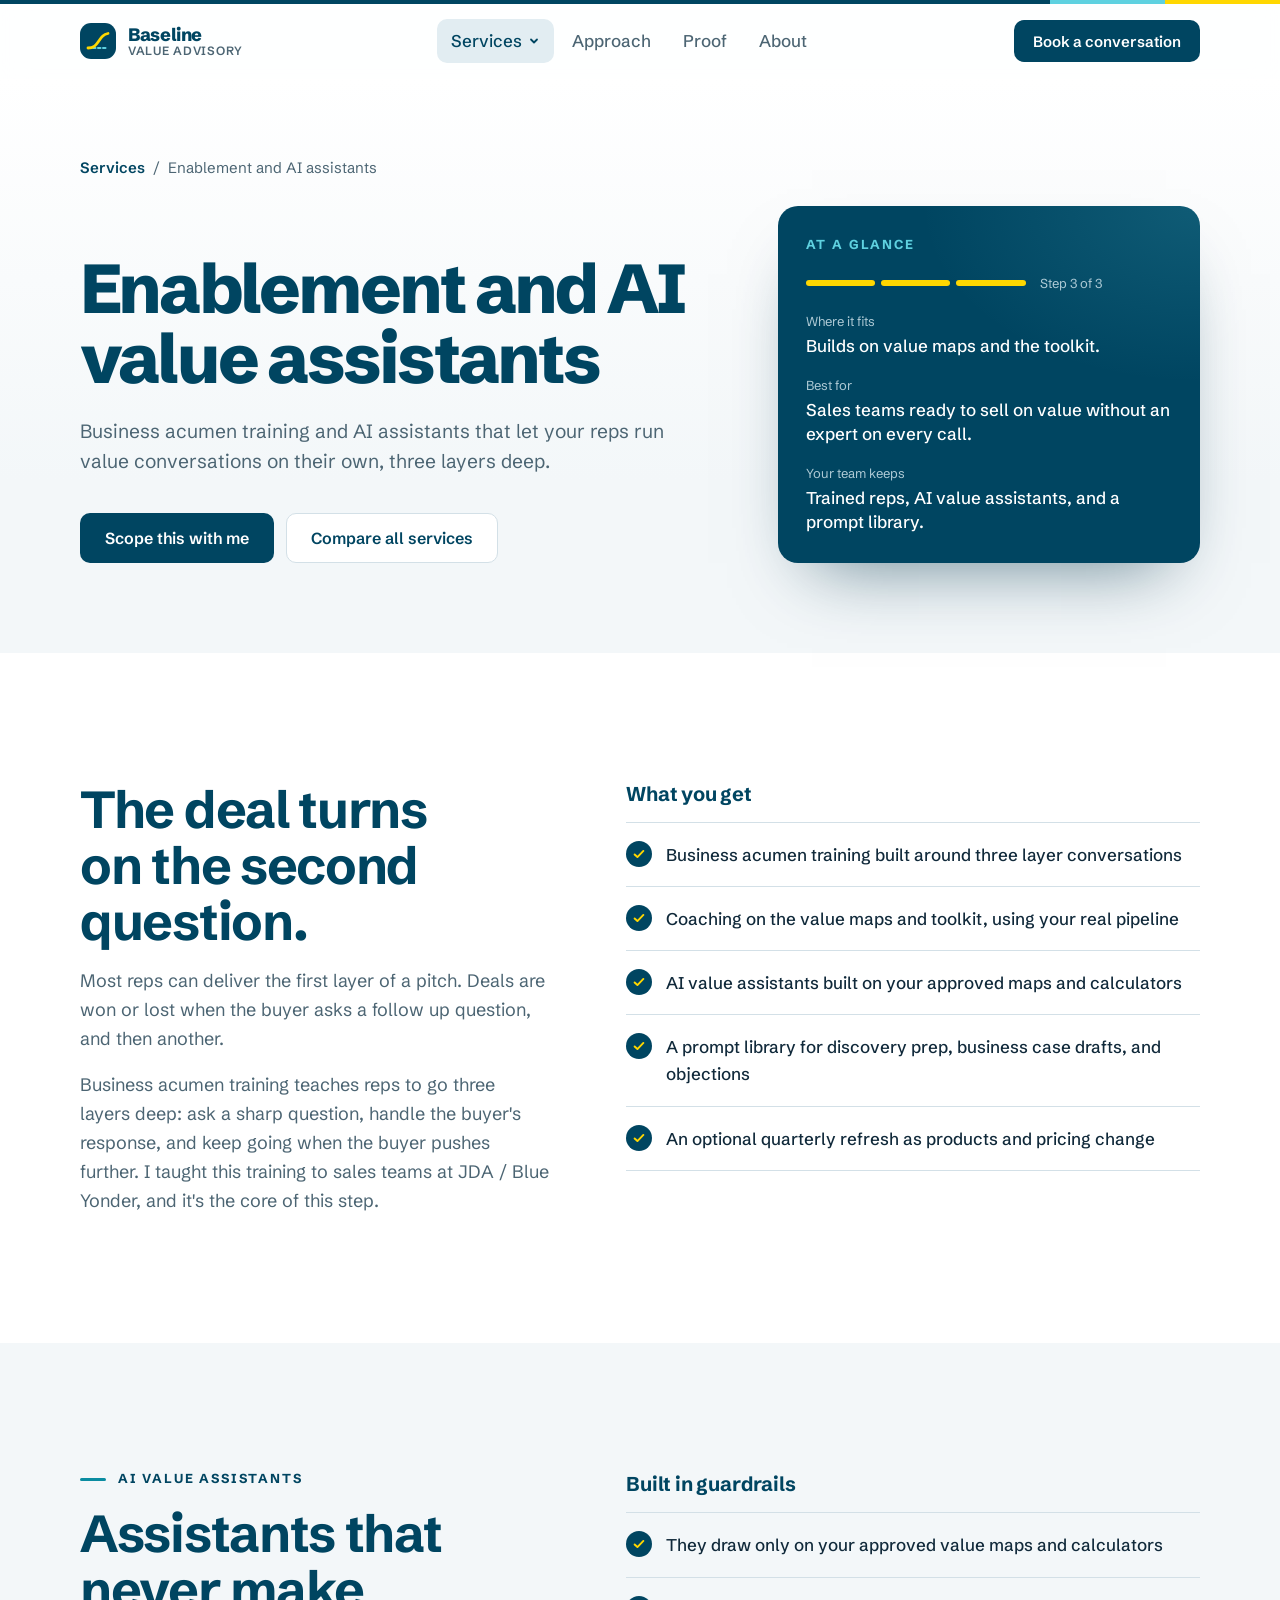
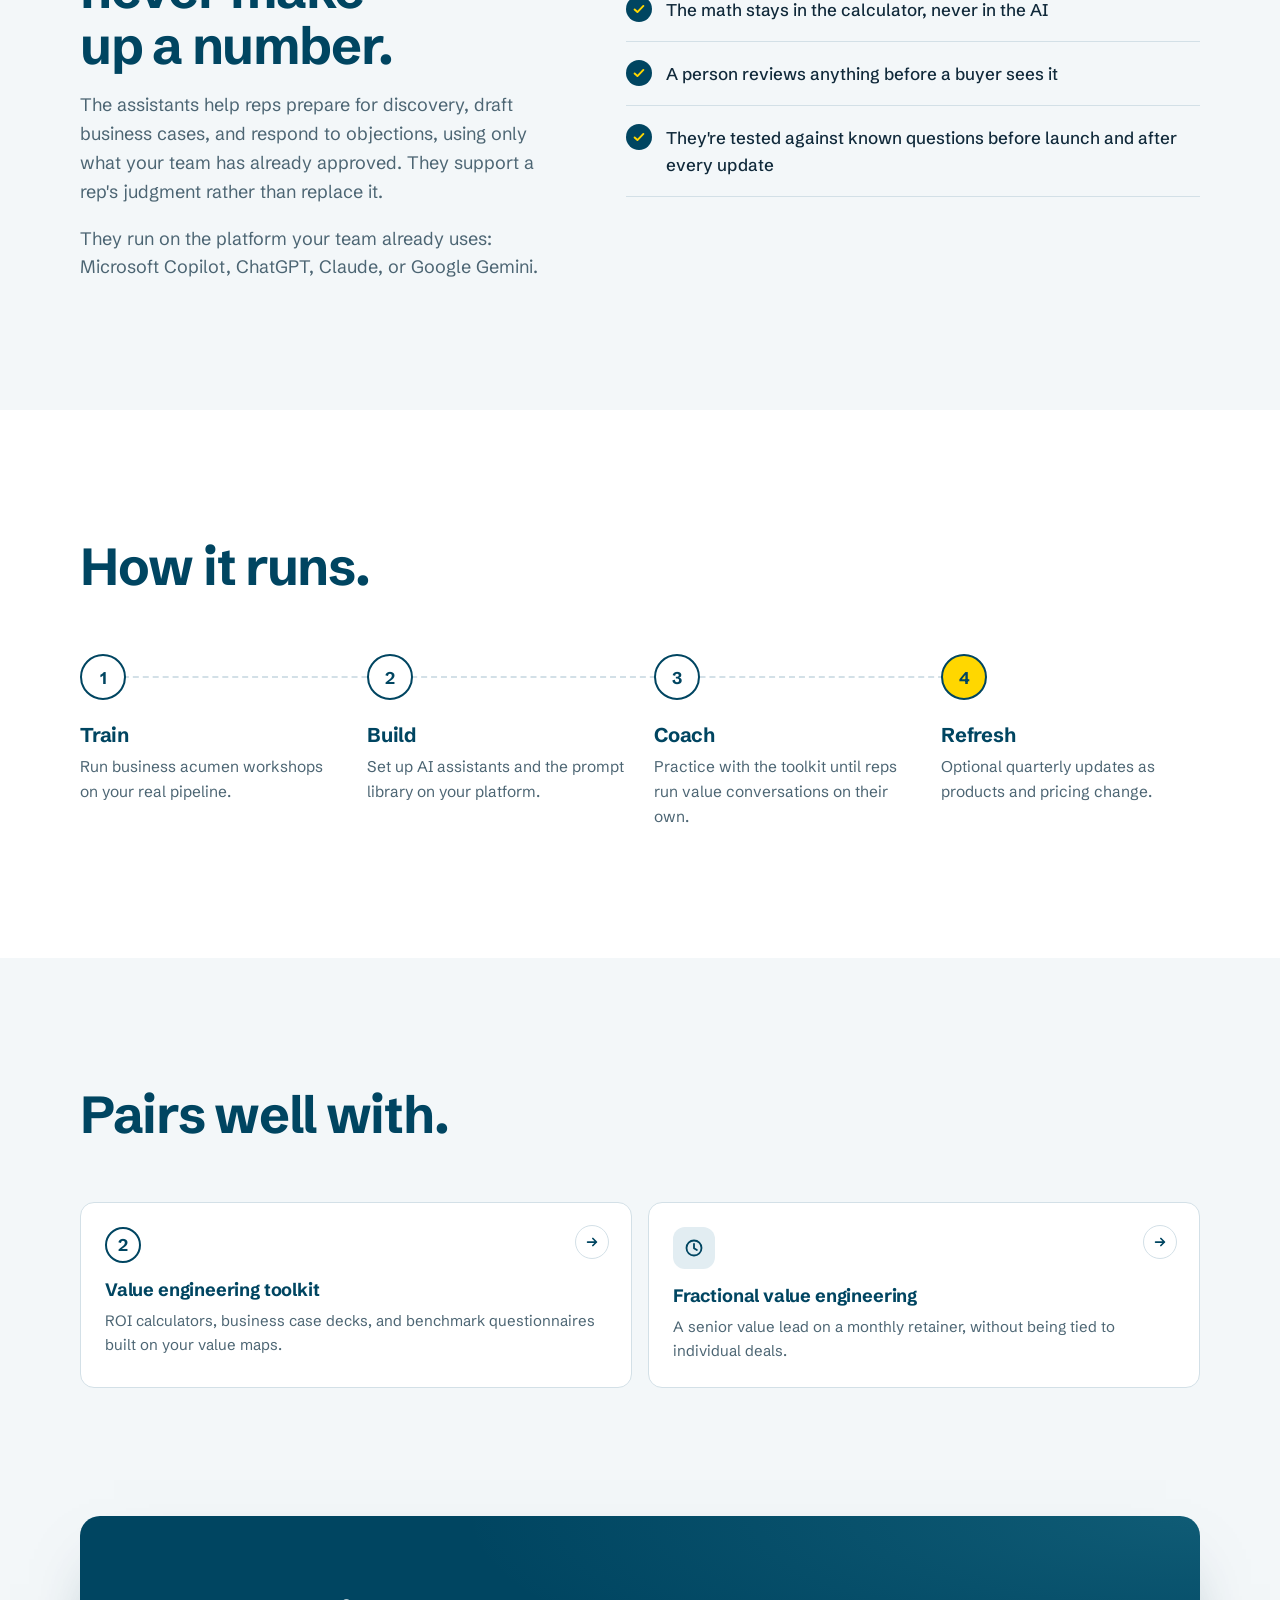
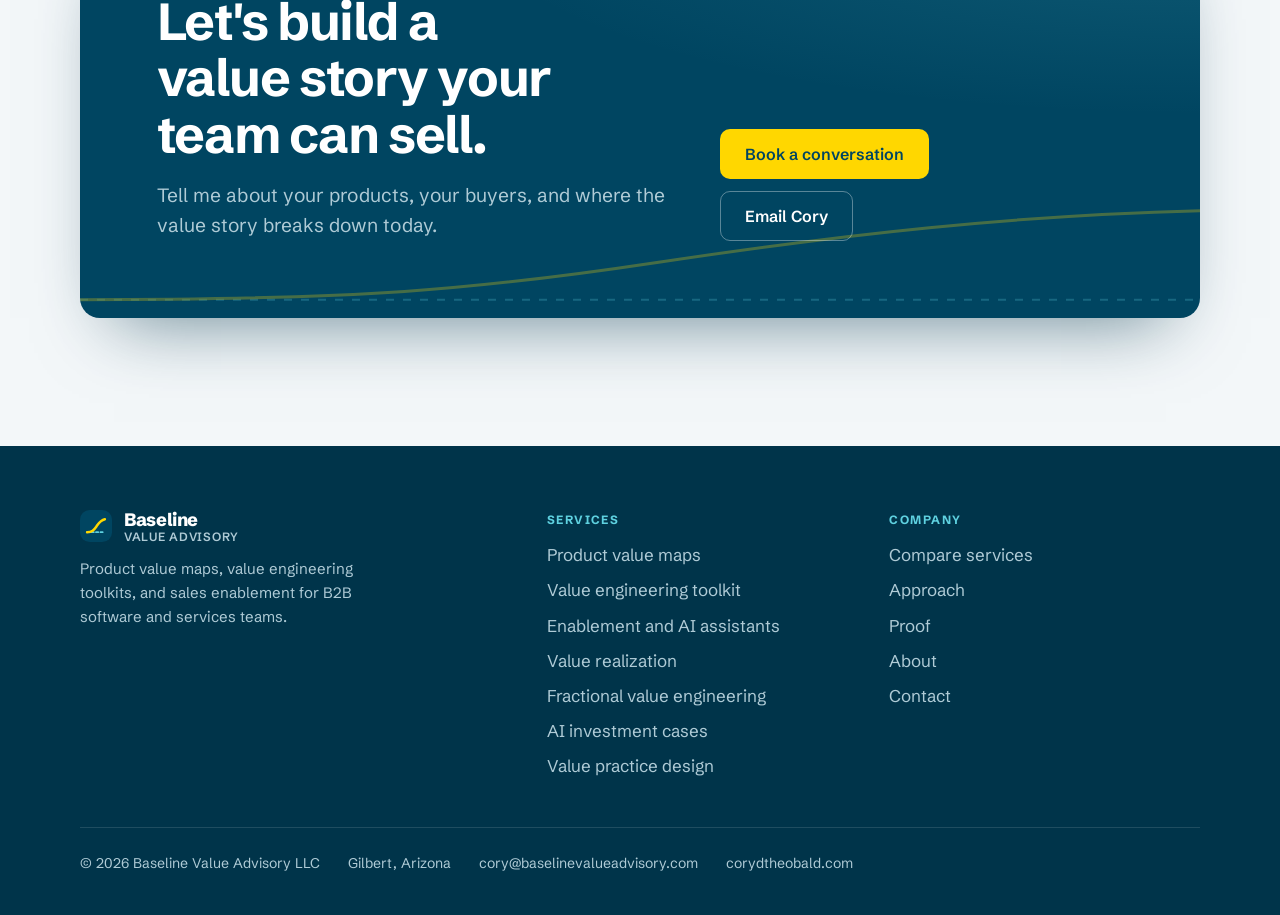
<file: services/enablement.html>
<!DOCTYPE html>
<html lang="en">
<head>
<meta charset="utf-8">
<meta name="viewport" content="width=device-width, initial-scale=1">
<title>Enablement and AI value assistants | Baseline Value Advisory</title>
<meta name="description" content="Business acumen training and AI value assistants that let your sales team run value conversations three layers deep.">
<link rel="canonical" href="https://baselinevalueadvisory.com/services/enablement.html">
<meta property="og:title" content="Enablement and AI value assistants | Baseline Value Advisory">
<meta property="og:description" content="Business acumen training and AI value assistants that let your sales team run value conversations three layers deep.">
<meta property="og:type" content="website">
<link rel="icon" href="../assets/favicon.svg" type="image/svg+xml">
<meta name="theme-color" content="#004561">
<link rel="preconnect" href="https://fonts.googleapis.com">
<link rel="preconnect" href="https://fonts.gstatic.com" crossorigin>
<link href="https://fonts.googleapis.com/css2?family=Schibsted+Grotesk:wght@400;500;600;700;800&family=Spectral:ital,wght@0,400;0,500;1,400&display=swap" rel="stylesheet">
<link rel="stylesheet" href="../assets/styles.css">
<script src="../assets/site.js" defer></script>
</head>
<body data-root="../">
<a class="skip" href="#main">Skip to content</a>
<header class="site-header">
  <div class="wrap nav">
    <a class="brand" href="../index.html" aria-label="Baseline Value Advisory home">
      <svg width="36" height="36" viewBox="0 0 36 36" aria-hidden="true"><rect class="mark-bg" width="36" height="36" rx="11"/><path class="mark-base" d="M8 25h20"/><path class="mark-line" d="M8 25c5.5 0 7.5-2.2 10.5-6.5S23 11.5 28 10.5"/></svg>
      <span><span class="brand-name">Baseline</span><span class="brand-sub">Value Advisory</span></span>
    </a>
    <nav aria-label="Primary">
      <ul class="nav-links">
        <li class="has-menu">
          <button class="menu-trigger active" type="button" aria-expanded="false" aria-controls="services-menu">Services <svg class="chev" width="12" height="12" viewBox="0 0 12 12" fill="none" stroke="currentColor" stroke-width="1.8" stroke-linecap="round" stroke-linejoin="round" aria-hidden="true"><path d="M3 4.5l3 3 3-3"/></svg></button>
          <div class="menu-panel" id="services-menu" hidden>
            <div class="menu-cols">
              <div>
                <p class="menu-group">Engagement steps</p>
                <ul><li><a href="../services/value-maps.html"><span class="menu-badge" aria-hidden="true">1</span><span><strong>Product value maps</strong><small>A value story for every product</small></span></a></li><li><a href="../services/engineering.html"><span class="menu-badge" aria-hidden="true">2</span><span><strong>Value engineering toolkit</strong><small>Calculators and business case tools</small></span></a></li><li><a href="../services/enablement.html" aria-current="page"><span class="menu-badge" aria-hidden="true">3</span><span><strong>Enablement and AI assistants</strong><small>Reps who go three layers deep</small></span></a></li></ul>
              </div>
              <div>
                <p class="menu-group">Available on its own</p>
                <ul><li><a href="../services/realization.html"><span class="menu-badge solo" aria-hidden="true"><svg width="14" height="14" viewBox="0 0 20 20" fill="none" stroke="currentColor" stroke-width="2" stroke-linecap="round" stroke-linejoin="round" aria-hidden="true"><circle cx="10" cy="10" r="7.5"/><path d="M6.5 10.2l2.4 2.3 4.6-4.8"/></svg></span><span><strong>Value realization</strong><small>Prove value after go live</small></span></a></li><li><a href="../services/fractional.html"><span class="menu-badge solo" aria-hidden="true"><svg width="14" height="14" viewBox="0 0 20 20" fill="none" stroke="currentColor" stroke-width="2" stroke-linecap="round" stroke-linejoin="round" aria-hidden="true"><circle cx="10" cy="10" r="7.5"/><path d="M10 5.8v4.4l2.9 1.9"/></svg></span><span><strong>Fractional value engineering</strong><small>A senior value lead on retainer</small></span></a></li><li><a href="../services/ai.html"><span class="menu-badge solo" aria-hidden="true"><svg width="14" height="14" viewBox="0 0 20 20" fill="none" stroke="currentColor" stroke-width="2" stroke-linecap="round" stroke-linejoin="round" aria-hidden="true"><rect x="5" y="5" width="10" height="10" rx="2"/><path d="M8 2v3M12 2v3M8 15v3M12 15v3M2 8h3M2 12h3M15 8h3M15 12h3"/></svg></span><span><strong>AI investment cases</strong><small>Where AI actually pays</small></span></a></li><li><a href="../services/practice.html"><span class="menu-badge solo" aria-hidden="true"><svg width="14" height="14" viewBox="0 0 20 20" fill="none" stroke="currentColor" stroke-width="2" stroke-linecap="round" stroke-linejoin="round" aria-hidden="true"><path d="M10 2.5l7.5 4L10 10.5 2.5 6.5z"/><path d="M2.5 10l7.5 4 7.5-4"/><path d="M2.5 13.5l7.5 4 7.5-4"/></svg></span><span><strong>Value practice design</strong><small>Build value engineering in house</small></span></a></li></ul>
              </div>
            </div>
            <a class="menu-all" href="../services.html">Compare all services <svg width="14" height="14" viewBox="0 0 16 16" fill="none" stroke="currentColor" stroke-width="2" stroke-linecap="round" stroke-linejoin="round" aria-hidden="true"><path d="M3 8h10M9 4l4 4-4 4"/></svg></a>
          </div>
        </li>
        <li><a href="../approach.html">Approach</a></li>
        <li><a href="../proof.html">Proof</a></li>
        <li><a href="../about.html">About</a></li>
      </ul>
    </nav>
    <a class="btn btn-primary btn-sm header-cta" href="https://calendar.google.com/calendar/u/0/appointments/schedules/AcZssZ1EThzE45TGTu98jqNI9MncQXDhYy7QURJlrcv0CkkxSN57MyylWtSINRgIGciwD0_F5varjsKG" target="_blank" rel="noopener">Book a conversation</a>
    <button class="menu-btn" type="button" aria-expanded="false" aria-controls="mobile-menu">
      <span class="sr-only">Menu</span>
      <span class="lines" aria-hidden="true"><span></span><span></span><span></span></span>
    </button>
  </div>
  <div class="mobile-menu" id="mobile-menu" hidden>
    <div class="wrap">
      <ul class="top">
        <li><a href="../index.html">Home</a></li>
        <li>
          <button class="sub-toggle" type="button" aria-expanded="true" aria-controls="m-services">Services <svg class="chev" width="12" height="12" viewBox="0 0 12 12" fill="none" stroke="currentColor" stroke-width="1.8" stroke-linecap="round" stroke-linejoin="round" aria-hidden="true"><path d="M3 4.5l3 3 3-3"/></svg></button>
          <ul class="sub" id="m-services">
            <li><a href="../services.html">All services</a></li>
            <li><a href="../services/value-maps.html">Product value maps</a></li><li><a href="../services/engineering.html">Value engineering toolkit</a></li><li><a href="../services/enablement.html" aria-current="page">Enablement and AI assistants</a></li><li><a href="../services/realization.html">Value realization</a></li><li><a href="../services/fractional.html">Fractional value engineering</a></li><li><a href="../services/ai.html">AI investment cases</a></li><li><a href="../services/practice.html">Value practice design</a></li>
          </ul>
        </li>
        <li><a href="../approach.html">Approach</a></li>
        <li><a href="../proof.html">Proof</a></li>
        <li><a href="../about.html">About</a></li>
        <li><a href="../contact.html">Contact</a></li>
      </ul>
      <a class="btn btn-primary" href="https://calendar.google.com/calendar/u/0/appointments/schedules/AcZssZ1EThzE45TGTu98jqNI9MncQXDhYy7QURJlrcv0CkkxSN57MyylWtSINRgIGciwD0_F5varjsKG" target="_blank" rel="noopener">Book a conversation</a>
    </div>
  </div>
</header>
<main id="main">
<section class="page-hero">
  <div class="wrap">
    <nav class="crumbs" aria-label="Breadcrumb"><a href="../services.html">Services</a><span aria-hidden="true">/</span><span aria-current="page">Enablement and AI assistants</span></nav>
    <div class="svc-hero">
      <div>
        <h1>Enablement and AI value assistants</h1>
        <p class="lede">Business acumen training and AI assistants that let your reps run value conversations on their own, three layers deep.</p>
        <div class="hero-actions">
          <a class="btn btn-primary" href="../contact.html">Scope this with me</a>
          <a class="btn btn-ghost" href="../services.html">Compare all services</a>
        </div>
      </div>
      <aside class="glance" aria-label="At a glance"><p class="glance-title">At a glance</p><div class="meter"><span class="meter-bars" aria-hidden="true"><i class="on"></i><i class="on"></i><i class="on"></i></span><span>Step 3 of 3</span></div><dl><div><dt>Where it fits</dt><dd>Builds on value maps and the toolkit.</dd></div><div><dt>Best for</dt><dd>Sales teams ready to sell on value without an expert on every call.</dd></div><div><dt>Your team keeps</dt><dd>Trained reps, AI value assistants, and a prompt library.</dd></div></dl></aside>
    </div>
  </div>
</section>
<section class="band alt" aria-labelledby="why-title">
  <div class="wrap split">
    <div>
      <h2 id="why-title">The deal turns on the second question.</h2>
      <div class="prose"><p>Most reps can deliver the first layer of a pitch. Deals are won or lost when the buyer asks a follow up question, and then another.</p><p>Business acumen training teaches reps to go three layers deep: ask a sharp question, handle the buyer's response, and keep going when the buyer pushes further. I taught this training to sales teams at JDA / Blue Yonder, and it's the core of this step.</p></div>
    </div>
    <div>
      <h3 class="list-title">What you get</h3>
      <ul class="checklist"><li><span class="check" aria-hidden="true"><svg width="14" height="14" viewBox="0 0 16 16" fill="none" stroke="currentColor" stroke-width="2.2" stroke-linecap="round" stroke-linejoin="round" aria-hidden="true"><path d="M3 8.5l3.2 3L13 4.5"/></svg></span><span>Business acumen training built around three layer conversations</span></li><li><span class="check" aria-hidden="true"><svg width="14" height="14" viewBox="0 0 16 16" fill="none" stroke="currentColor" stroke-width="2.2" stroke-linecap="round" stroke-linejoin="round" aria-hidden="true"><path d="M3 8.5l3.2 3L13 4.5"/></svg></span><span>Coaching on the value maps and toolkit, using your real pipeline</span></li><li><span class="check" aria-hidden="true"><svg width="14" height="14" viewBox="0 0 16 16" fill="none" stroke="currentColor" stroke-width="2.2" stroke-linecap="round" stroke-linejoin="round" aria-hidden="true"><path d="M3 8.5l3.2 3L13 4.5"/></svg></span><span>AI value assistants built on your approved maps and calculators</span></li><li><span class="check" aria-hidden="true"><svg width="14" height="14" viewBox="0 0 16 16" fill="none" stroke="currentColor" stroke-width="2.2" stroke-linecap="round" stroke-linejoin="round" aria-hidden="true"><path d="M3 8.5l3.2 3L13 4.5"/></svg></span><span>A prompt library for discovery prep, business case drafts, and objections</span></li><li><span class="check" aria-hidden="true"><svg width="14" height="14" viewBox="0 0 16 16" fill="none" stroke="currentColor" stroke-width="2.2" stroke-linecap="round" stroke-linejoin="round" aria-hidden="true"><path d="M3 8.5l3.2 3L13 4.5"/></svg></span><span>An optional quarterly refresh as products and pricing change</span></li></ul>
    </div>
  </div>
</section>
<section class="band" aria-labelledby="ai-title">
  <div class="wrap split">
    <div>
      <p class="eyebrow">AI value assistants</p>
      <h2 id="ai-title">Assistants that never make up a number.</h2>
      <div class="prose"><p>The assistants help reps prepare for discovery, draft business cases, and respond to objections, using only what your team has already approved. They support a rep's judgment rather than replace it.</p><p>They run on the platform your team already uses: Microsoft Copilot, ChatGPT, Claude, or Google Gemini.</p></div>
    </div>
    <div>
      <h3 class="list-title">Built in guardrails</h3>
      <ul class="checklist"><li><span class="check" aria-hidden="true"><svg width="14" height="14" viewBox="0 0 16 16" fill="none" stroke="currentColor" stroke-width="2.2" stroke-linecap="round" stroke-linejoin="round" aria-hidden="true"><path d="M3 8.5l3.2 3L13 4.5"/></svg></span><span>They draw only on your approved value maps and calculators</span></li><li><span class="check" aria-hidden="true"><svg width="14" height="14" viewBox="0 0 16 16" fill="none" stroke="currentColor" stroke-width="2.2" stroke-linecap="round" stroke-linejoin="round" aria-hidden="true"><path d="M3 8.5l3.2 3L13 4.5"/></svg></span><span>The math stays in the calculator, never in the AI</span></li><li><span class="check" aria-hidden="true"><svg width="14" height="14" viewBox="0 0 16 16" fill="none" stroke="currentColor" stroke-width="2.2" stroke-linecap="round" stroke-linejoin="round" aria-hidden="true"><path d="M3 8.5l3.2 3L13 4.5"/></svg></span><span>A person reviews anything before a buyer sees it</span></li><li><span class="check" aria-hidden="true"><svg width="14" height="14" viewBox="0 0 16 16" fill="none" stroke="currentColor" stroke-width="2.2" stroke-linecap="round" stroke-linejoin="round" aria-hidden="true"><path d="M3 8.5l3.2 3L13 4.5"/></svg></span><span>They're tested against known questions before launch and after every update</span></li></ul>
    </div>
  </div>
</section>
<section class="band alt" aria-labelledby="how-title">
  <div class="wrap">
    <div class="section-head"><h2 id="how-title">How it runs.</h2></div>
    <ol class="steps"><li><span class="step-num" aria-hidden="true">1</span><h3>Train</h3><p>Run business acumen workshops on your real pipeline.</p></li><li><span class="step-num" aria-hidden="true">2</span><h3>Build</h3><p>Set up AI assistants and the prompt library on your platform.</p></li><li><span class="step-num" aria-hidden="true">3</span><h3>Coach</h3><p>Practice with the toolkit until reps run value conversations on their own.</p></li><li><span class="step-num" aria-hidden="true">4</span><h3>Refresh</h3><p>Optional quarterly updates as products and pricing change.</p></li></ol>
  </div>
</section>
<section class="band" aria-labelledby="pairs-title">
  <div class="wrap">
    <div class="section-head"><h2 id="pairs-title">Pairs well with.</h2></div>
    <div class="link-grid two"><a class="link-card" href="../services/engineering.html"><span class="badge" aria-hidden="true">2</span><h3>Value engineering toolkit</h3><p>ROI calculators, business case decks, and benchmark questionnaires built on your value maps.</p><span class="go" aria-hidden="true"><svg width="14" height="14" viewBox="0 0 16 16" fill="none" stroke="currentColor" stroke-width="2" stroke-linecap="round" stroke-linejoin="round" aria-hidden="true"><path d="M3 8h10M9 4l4 4-4 4"/></svg></span></a><a class="link-card" href="../services/fractional.html"><span class="icon" aria-hidden="true"><svg width="20" height="20" viewBox="0 0 20 20" fill="none" stroke="currentColor" stroke-width="1.8" stroke-linecap="round" stroke-linejoin="round" aria-hidden="true"><circle cx="10" cy="10" r="7.5"/><path d="M10 5.8v4.4l2.9 1.9"/></svg></span><h3>Fractional value engineering</h3><p>A senior value lead on a monthly retainer, without being tied to individual deals.</p><span class="go" aria-hidden="true"><svg width="14" height="14" viewBox="0 0 16 16" fill="none" stroke="currentColor" stroke-width="2" stroke-linecap="round" stroke-linejoin="round" aria-hidden="true"><path d="M3 8h10M9 4l4 4-4 4"/></svg></span></a></div>
  </div>
</section>
<section class="band contact-band" aria-labelledby="cta-title">
  <div class="wrap">
    <div class="contact">
      <svg class="deco" viewBox="0 0 1200 240" preserveAspectRatio="none" fill="none" aria-hidden="true">
          <path d="M0 200h1200" stroke="rgba(94,209,224,.45)" stroke-width="2" stroke-dasharray="8 9" vector-effect="non-scaling-stroke"/>
          <path d="M0 200c300 0 420-20 620-80s380-100 580-110" stroke="rgba(255,215,0,.5)" stroke-width="3" vector-effect="non-scaling-stroke"/>
        </svg>
      <div>
        <h2 id="cta-title">Let's build a value story your team can sell.</h2>
        <p class="lede">Tell me about your products, your buyers, and where the value story breaks down today.</p>
      </div>
      <div class="contact-actions">
        <a class="btn btn-accent" href="https://calendar.google.com/calendar/u/0/appointments/schedules/AcZssZ1EThzE45TGTu98jqNI9MncQXDhYy7QURJlrcv0CkkxSN57MyylWtSINRgIGciwD0_F5varjsKG" target="_blank" rel="noopener">Book a conversation</a>
        <a class="btn btn-light" href="mailto:cory@baselinevalueadvisory.com?subject=Conversation%20request">Email Cory</a>
      </div>
    </div>
  </div>
</section></main>
<footer class="site-footer">
  <div class="wrap">
    <div class="footer-grid">
      <div class="footer-brand">
        <a class="brand" href="../index.html"><svg width="32" height="32" viewBox="0 0 36 36" aria-hidden="true"><rect class="mark-bg" width="36" height="36" rx="11"/><path class="mark-base" d="M8 25h20"/><path class="mark-line" d="M8 25c5.5 0 7.5-2.2 10.5-6.5S23 11.5 28 10.5"/></svg><span><span class="brand-name">Baseline</span><span class="brand-sub">Value Advisory</span></span></a>
        <p>Product value maps, value engineering toolkits, and sales enablement for B2B software and services teams.</p>
      </div>
      <div><p class="footer-head">Services</p><ul class="footer-links"><li><a href="../services/value-maps.html">Product value maps</a></li><li><a href="../services/engineering.html">Value engineering toolkit</a></li><li><a href="../services/enablement.html">Enablement and AI assistants</a></li><li><a href="../services/realization.html">Value realization</a></li><li><a href="../services/fractional.html">Fractional value engineering</a></li><li><a href="../services/ai.html">AI investment cases</a></li><li><a href="../services/practice.html">Value practice design</a></li></ul></div>
      <div><p class="footer-head">Company</p><ul class="footer-links">
        <li><a href="../services.html">Compare services</a></li>
        <li><a href="../approach.html">Approach</a></li>
        <li><a href="../proof.html">Proof</a></li>
        <li><a href="../about.html">About</a></li>
        <li><a href="../contact.html">Contact</a></li>
      </ul></div>
    </div>
    <div class="legal">
      <span>© 2026 Baseline Value Advisory LLC</span>
      <span>Gilbert, Arizona</span>
      <a href="mailto:cory@baselinevalueadvisory.com">cory@baselinevalueadvisory.com</a>
      <a href="https://corydtheobald.com/" target="_blank" rel="noopener">corydtheobald.com</a>
    </div>
  </div>
</footer>
</body>
</html>
</file>
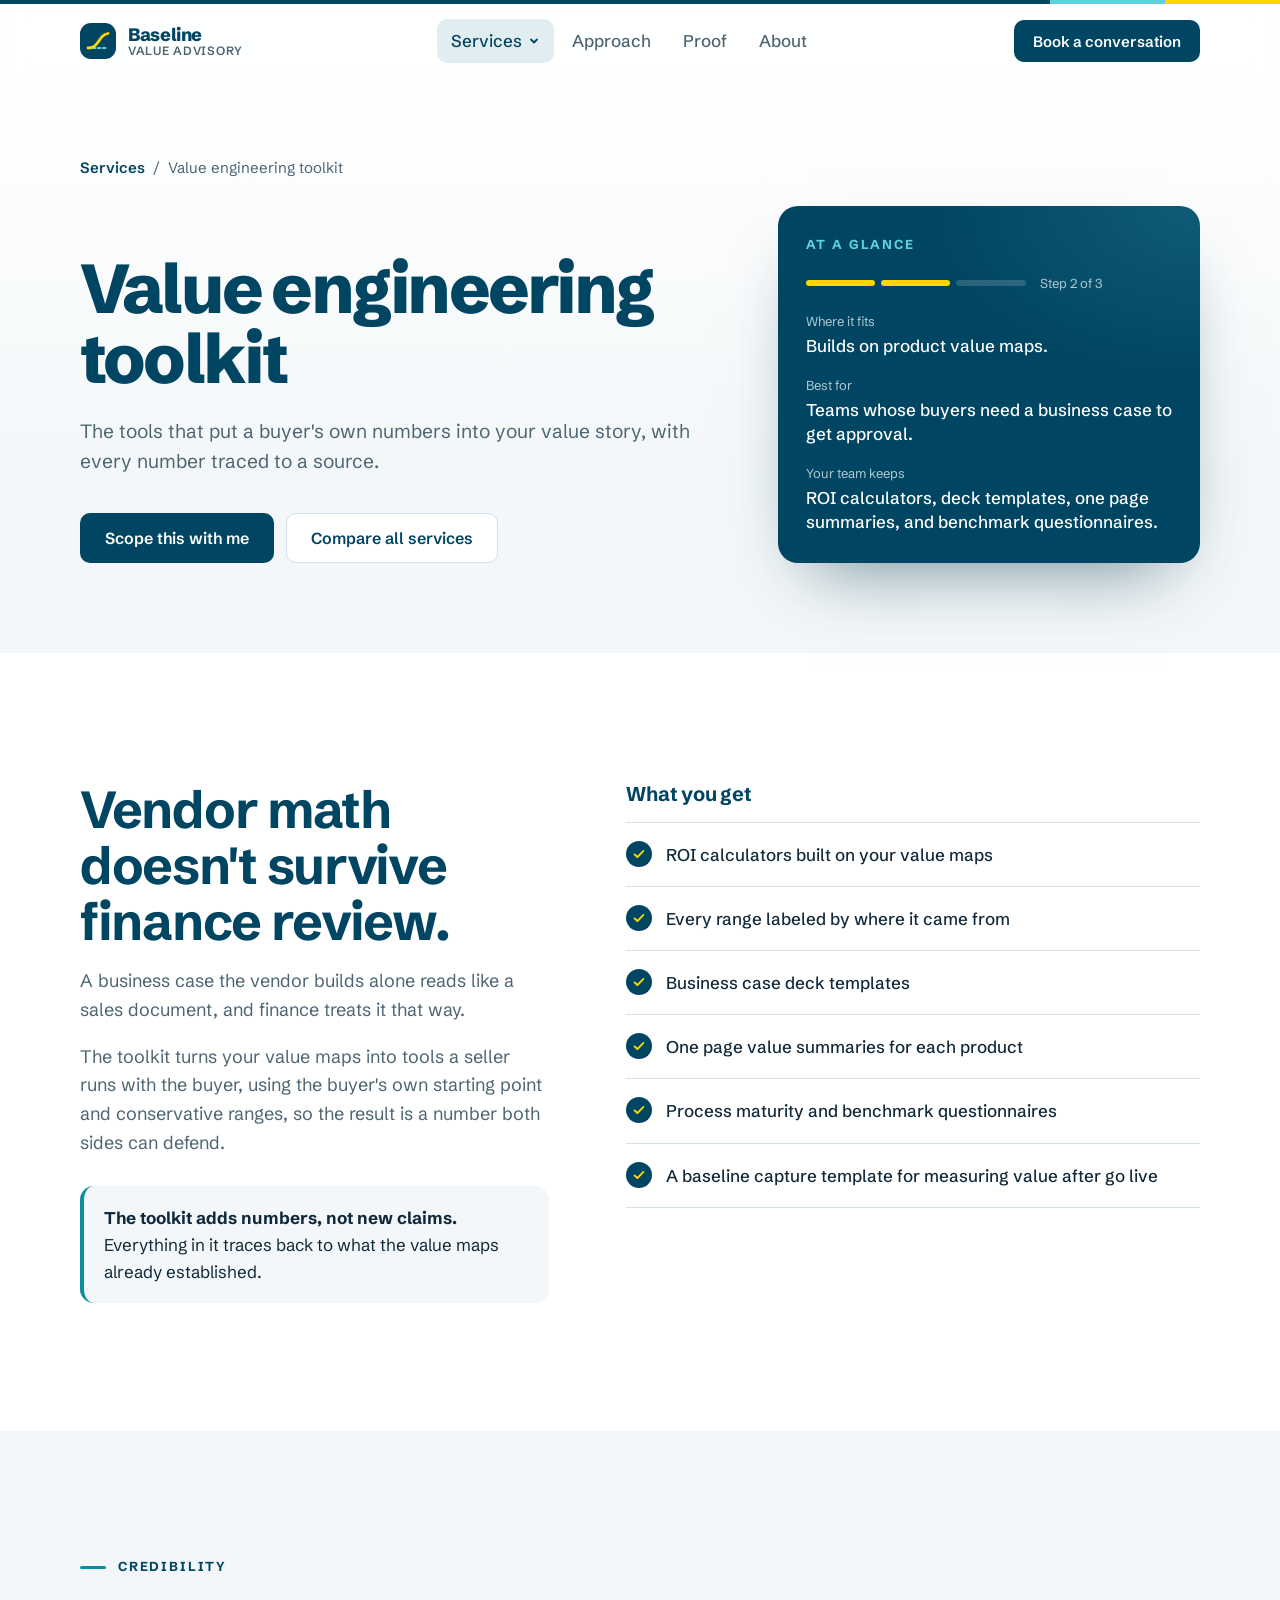
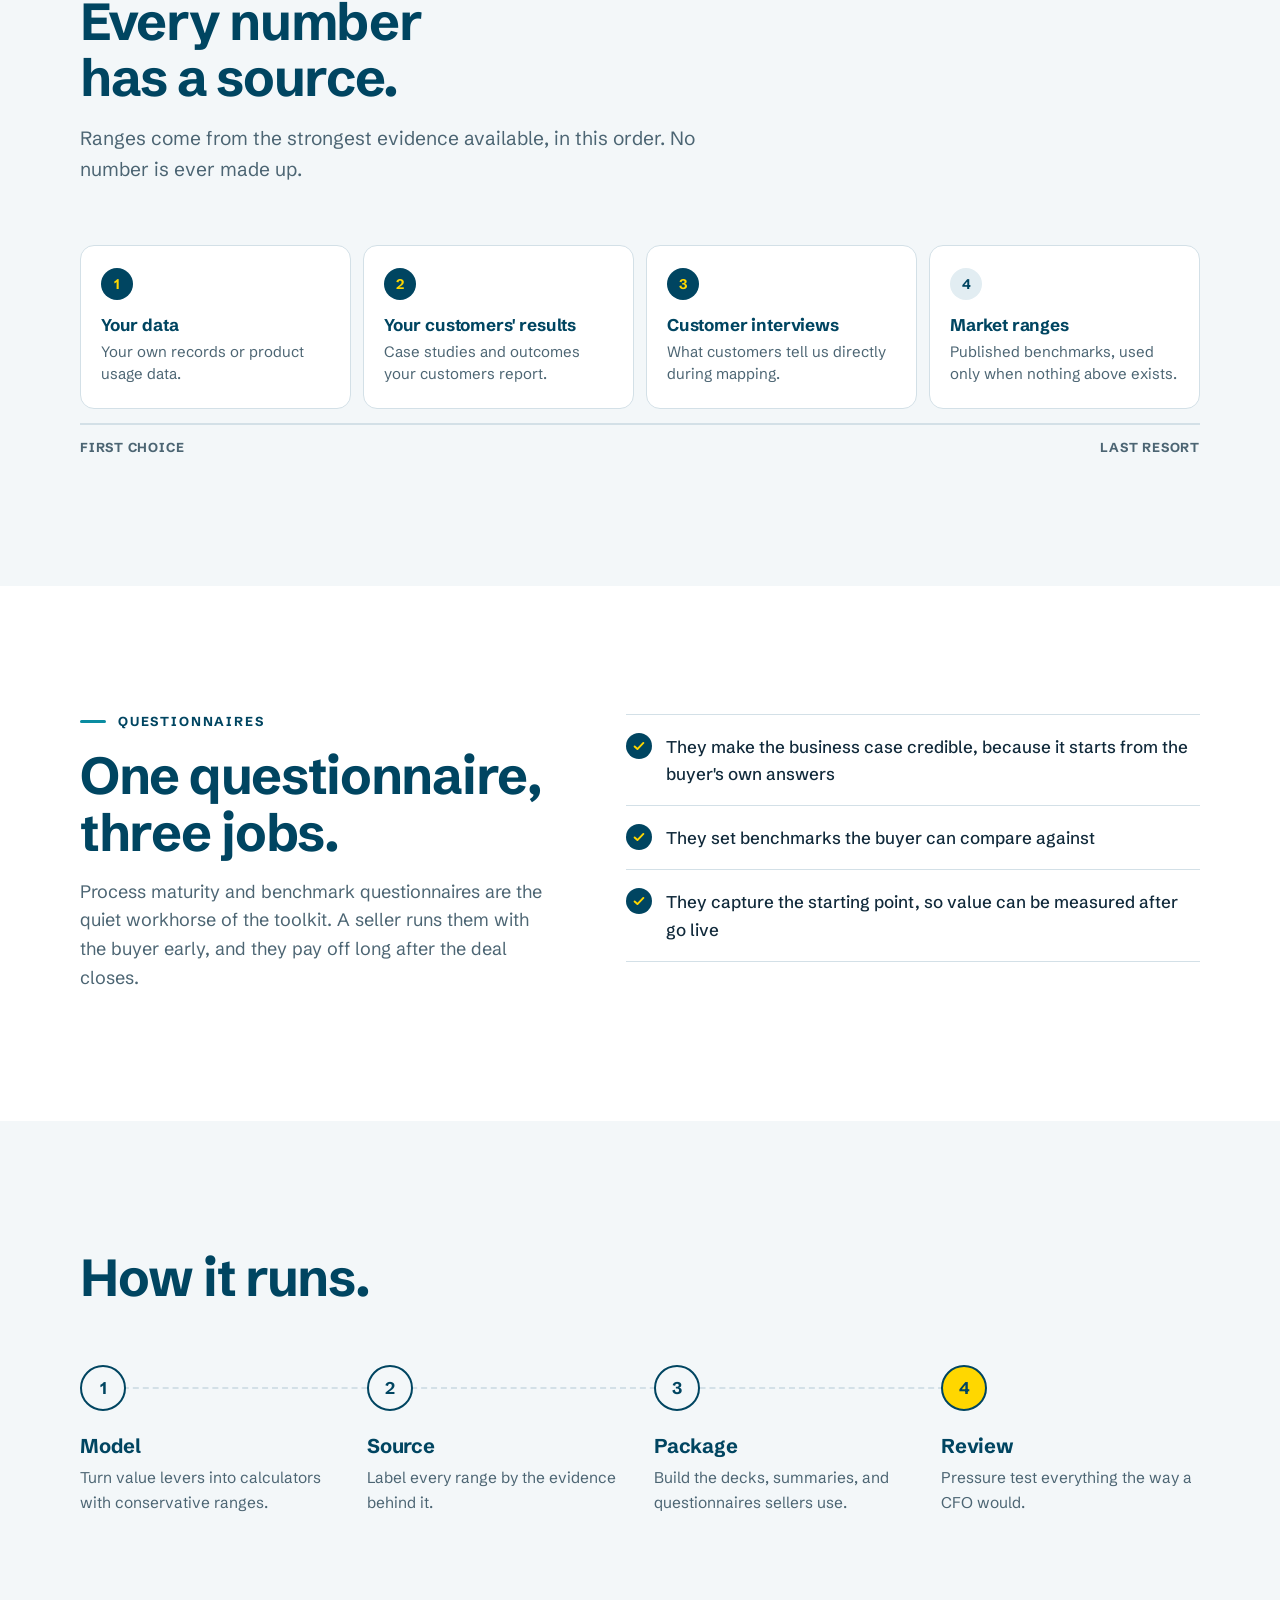
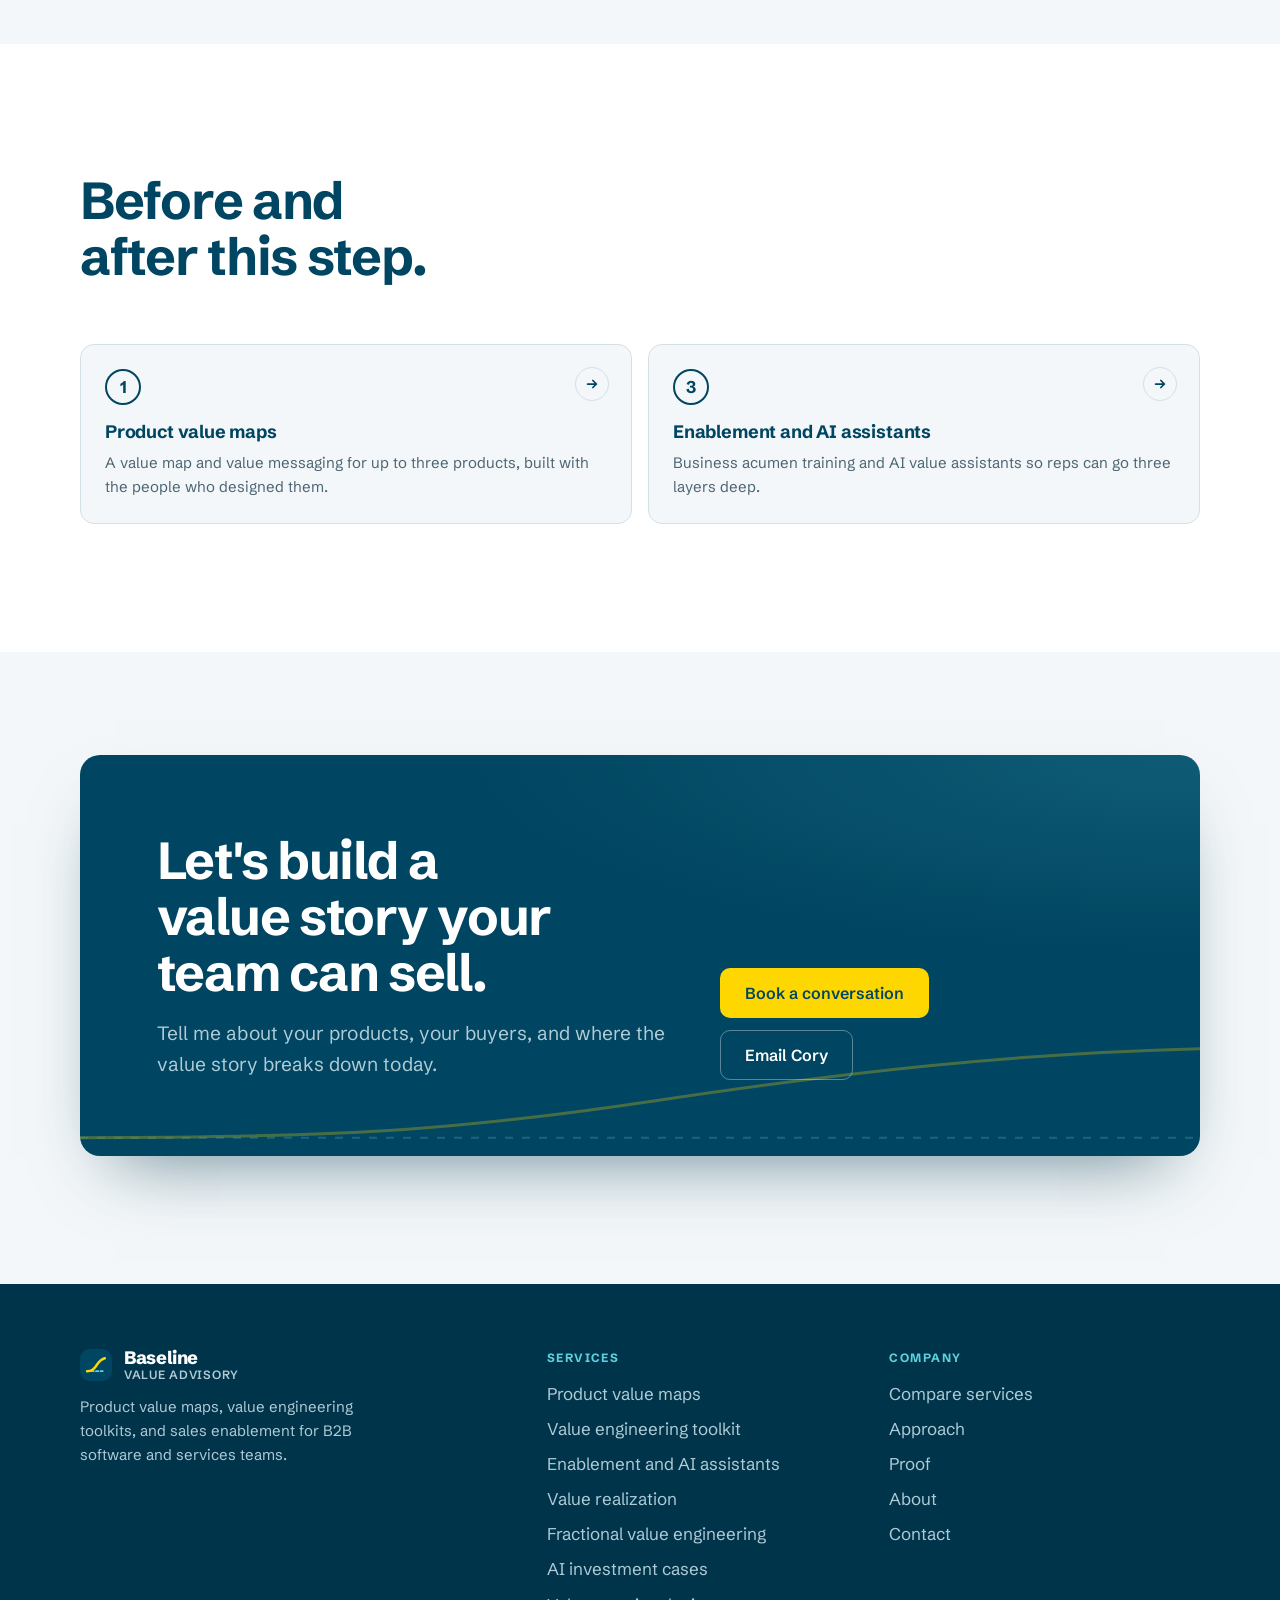
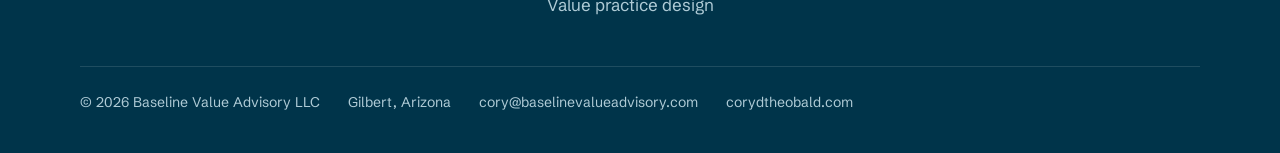
<file: services/engineering.html>
<!DOCTYPE html>
<html lang="en">
<head>
<meta charset="utf-8">
<meta name="viewport" content="width=device-width, initial-scale=1">
<title>Value engineering toolkit | Baseline Value Advisory</title>
<meta name="description" content="ROI calculators, business case decks, and benchmark questionnaires built on your value maps, with every number labeled by source.">
<link rel="canonical" href="https://baselinevalueadvisory.com/services/engineering.html">
<meta property="og:title" content="Value engineering toolkit | Baseline Value Advisory">
<meta property="og:description" content="ROI calculators, business case decks, and benchmark questionnaires built on your value maps, with every number labeled by source.">
<meta property="og:type" content="website">
<link rel="icon" href="../assets/favicon.svg" type="image/svg+xml">
<meta name="theme-color" content="#004561">
<link rel="preconnect" href="https://fonts.googleapis.com">
<link rel="preconnect" href="https://fonts.gstatic.com" crossorigin>
<link href="https://fonts.googleapis.com/css2?family=Schibsted+Grotesk:wght@400;500;600;700;800&family=Spectral:ital,wght@0,400;0,500;1,400&display=swap" rel="stylesheet">
<link rel="stylesheet" href="../assets/styles.css">
<script src="../assets/site.js" defer></script>
</head>
<body data-root="../">
<a class="skip" href="#main">Skip to content</a>
<header class="site-header">
  <div class="wrap nav">
    <a class="brand" href="../index.html" aria-label="Baseline Value Advisory home">
      <svg width="36" height="36" viewBox="0 0 36 36" aria-hidden="true"><rect class="mark-bg" width="36" height="36" rx="11"/><path class="mark-base" d="M8 25h20"/><path class="mark-line" d="M8 25c5.5 0 7.5-2.2 10.5-6.5S23 11.5 28 10.5"/></svg>
      <span><span class="brand-name">Baseline</span><span class="brand-sub">Value Advisory</span></span>
    </a>
    <nav aria-label="Primary">
      <ul class="nav-links">
        <li class="has-menu">
          <button class="menu-trigger active" type="button" aria-expanded="false" aria-controls="services-menu">Services <svg class="chev" width="12" height="12" viewBox="0 0 12 12" fill="none" stroke="currentColor" stroke-width="1.8" stroke-linecap="round" stroke-linejoin="round" aria-hidden="true"><path d="M3 4.5l3 3 3-3"/></svg></button>
          <div class="menu-panel" id="services-menu" hidden>
            <div class="menu-cols">
              <div>
                <p class="menu-group">Engagement steps</p>
                <ul><li><a href="../services/value-maps.html"><span class="menu-badge" aria-hidden="true">1</span><span><strong>Product value maps</strong><small>A value story for every product</small></span></a></li><li><a href="../services/engineering.html" aria-current="page"><span class="menu-badge" aria-hidden="true">2</span><span><strong>Value engineering toolkit</strong><small>Calculators and business case tools</small></span></a></li><li><a href="../services/enablement.html"><span class="menu-badge" aria-hidden="true">3</span><span><strong>Enablement and AI assistants</strong><small>Reps who go three layers deep</small></span></a></li></ul>
              </div>
              <div>
                <p class="menu-group">Available on its own</p>
                <ul><li><a href="../services/realization.html"><span class="menu-badge solo" aria-hidden="true"><svg width="14" height="14" viewBox="0 0 20 20" fill="none" stroke="currentColor" stroke-width="2" stroke-linecap="round" stroke-linejoin="round" aria-hidden="true"><circle cx="10" cy="10" r="7.5"/><path d="M6.5 10.2l2.4 2.3 4.6-4.8"/></svg></span><span><strong>Value realization</strong><small>Prove value after go live</small></span></a></li><li><a href="../services/fractional.html"><span class="menu-badge solo" aria-hidden="true"><svg width="14" height="14" viewBox="0 0 20 20" fill="none" stroke="currentColor" stroke-width="2" stroke-linecap="round" stroke-linejoin="round" aria-hidden="true"><circle cx="10" cy="10" r="7.5"/><path d="M10 5.8v4.4l2.9 1.9"/></svg></span><span><strong>Fractional value engineering</strong><small>A senior value lead on retainer</small></span></a></li><li><a href="../services/ai.html"><span class="menu-badge solo" aria-hidden="true"><svg width="14" height="14" viewBox="0 0 20 20" fill="none" stroke="currentColor" stroke-width="2" stroke-linecap="round" stroke-linejoin="round" aria-hidden="true"><rect x="5" y="5" width="10" height="10" rx="2"/><path d="M8 2v3M12 2v3M8 15v3M12 15v3M2 8h3M2 12h3M15 8h3M15 12h3"/></svg></span><span><strong>AI investment cases</strong><small>Where AI actually pays</small></span></a></li><li><a href="../services/practice.html"><span class="menu-badge solo" aria-hidden="true"><svg width="14" height="14" viewBox="0 0 20 20" fill="none" stroke="currentColor" stroke-width="2" stroke-linecap="round" stroke-linejoin="round" aria-hidden="true"><path d="M10 2.5l7.5 4L10 10.5 2.5 6.5z"/><path d="M2.5 10l7.5 4 7.5-4"/><path d="M2.5 13.5l7.5 4 7.5-4"/></svg></span><span><strong>Value practice design</strong><small>Build value engineering in house</small></span></a></li></ul>
              </div>
            </div>
            <a class="menu-all" href="../services.html">Compare all services <svg width="14" height="14" viewBox="0 0 16 16" fill="none" stroke="currentColor" stroke-width="2" stroke-linecap="round" stroke-linejoin="round" aria-hidden="true"><path d="M3 8h10M9 4l4 4-4 4"/></svg></a>
          </div>
        </li>
        <li><a href="../approach.html">Approach</a></li>
        <li><a href="../proof.html">Proof</a></li>
        <li><a href="../about.html">About</a></li>
      </ul>
    </nav>
    <a class="btn btn-primary btn-sm header-cta" href="https://calendar.google.com/calendar/u/0/appointments/schedules/AcZssZ1EThzE45TGTu98jqNI9MncQXDhYy7QURJlrcv0CkkxSN57MyylWtSINRgIGciwD0_F5varjsKG" target="_blank" rel="noopener">Book a conversation</a>
    <button class="menu-btn" type="button" aria-expanded="false" aria-controls="mobile-menu">
      <span class="sr-only">Menu</span>
      <span class="lines" aria-hidden="true"><span></span><span></span><span></span></span>
    </button>
  </div>
  <div class="mobile-menu" id="mobile-menu" hidden>
    <div class="wrap">
      <ul class="top">
        <li><a href="../index.html">Home</a></li>
        <li>
          <button class="sub-toggle" type="button" aria-expanded="true" aria-controls="m-services">Services <svg class="chev" width="12" height="12" viewBox="0 0 12 12" fill="none" stroke="currentColor" stroke-width="1.8" stroke-linecap="round" stroke-linejoin="round" aria-hidden="true"><path d="M3 4.5l3 3 3-3"/></svg></button>
          <ul class="sub" id="m-services">
            <li><a href="../services.html">All services</a></li>
            <li><a href="../services/value-maps.html">Product value maps</a></li><li><a href="../services/engineering.html" aria-current="page">Value engineering toolkit</a></li><li><a href="../services/enablement.html">Enablement and AI assistants</a></li><li><a href="../services/realization.html">Value realization</a></li><li><a href="../services/fractional.html">Fractional value engineering</a></li><li><a href="../services/ai.html">AI investment cases</a></li><li><a href="../services/practice.html">Value practice design</a></li>
          </ul>
        </li>
        <li><a href="../approach.html">Approach</a></li>
        <li><a href="../proof.html">Proof</a></li>
        <li><a href="../about.html">About</a></li>
        <li><a href="../contact.html">Contact</a></li>
      </ul>
      <a class="btn btn-primary" href="https://calendar.google.com/calendar/u/0/appointments/schedules/AcZssZ1EThzE45TGTu98jqNI9MncQXDhYy7QURJlrcv0CkkxSN57MyylWtSINRgIGciwD0_F5varjsKG" target="_blank" rel="noopener">Book a conversation</a>
    </div>
  </div>
</header>
<main id="main">
<section class="page-hero">
  <div class="wrap">
    <nav class="crumbs" aria-label="Breadcrumb"><a href="../services.html">Services</a><span aria-hidden="true">/</span><span aria-current="page">Value engineering toolkit</span></nav>
    <div class="svc-hero">
      <div>
        <h1>Value engineering toolkit</h1>
        <p class="lede">The tools that put a buyer's own numbers into your value story, with every number traced to a source.</p>
        <div class="hero-actions">
          <a class="btn btn-primary" href="../contact.html">Scope this with me</a>
          <a class="btn btn-ghost" href="../services.html">Compare all services</a>
        </div>
      </div>
      <aside class="glance" aria-label="At a glance"><p class="glance-title">At a glance</p><div class="meter"><span class="meter-bars" aria-hidden="true"><i class="on"></i><i class="on"></i><i></i></span><span>Step 2 of 3</span></div><dl><div><dt>Where it fits</dt><dd>Builds on product value maps.</dd></div><div><dt>Best for</dt><dd>Teams whose buyers need a business case to get approval.</dd></div><div><dt>Your team keeps</dt><dd>ROI calculators, deck templates, one page summaries, and benchmark questionnaires.</dd></div></dl></aside>
    </div>
  </div>
</section>
<section class="band alt" aria-labelledby="why-title">
  <div class="wrap split">
    <div>
      <h2 id="why-title">Vendor math doesn't survive finance review.</h2>
      <div class="prose"><p>A business case the vendor builds alone reads like a sales document, and finance treats it that way.</p><p>The toolkit turns your value maps into tools a seller runs with the buyer, using the buyer's own starting point and conservative ranges, so the result is a number both sides can defend.</p></div>
      <p class="callout"><strong>The toolkit adds numbers, not new claims.</strong> Everything in it traces back to what the value maps already established.</p>
    </div>
    <div>
      <h3 class="list-title">What you get</h3>
      <ul class="checklist"><li><span class="check" aria-hidden="true"><svg width="14" height="14" viewBox="0 0 16 16" fill="none" stroke="currentColor" stroke-width="2.2" stroke-linecap="round" stroke-linejoin="round" aria-hidden="true"><path d="M3 8.5l3.2 3L13 4.5"/></svg></span><span>ROI calculators built on your value maps</span></li><li><span class="check" aria-hidden="true"><svg width="14" height="14" viewBox="0 0 16 16" fill="none" stroke="currentColor" stroke-width="2.2" stroke-linecap="round" stroke-linejoin="round" aria-hidden="true"><path d="M3 8.5l3.2 3L13 4.5"/></svg></span><span>Every range labeled by where it came from</span></li><li><span class="check" aria-hidden="true"><svg width="14" height="14" viewBox="0 0 16 16" fill="none" stroke="currentColor" stroke-width="2.2" stroke-linecap="round" stroke-linejoin="round" aria-hidden="true"><path d="M3 8.5l3.2 3L13 4.5"/></svg></span><span>Business case deck templates</span></li><li><span class="check" aria-hidden="true"><svg width="14" height="14" viewBox="0 0 16 16" fill="none" stroke="currentColor" stroke-width="2.2" stroke-linecap="round" stroke-linejoin="round" aria-hidden="true"><path d="M3 8.5l3.2 3L13 4.5"/></svg></span><span>One page value summaries for each product</span></li><li><span class="check" aria-hidden="true"><svg width="14" height="14" viewBox="0 0 16 16" fill="none" stroke="currentColor" stroke-width="2.2" stroke-linecap="round" stroke-linejoin="round" aria-hidden="true"><path d="M3 8.5l3.2 3L13 4.5"/></svg></span><span>Process maturity and benchmark questionnaires</span></li><li><span class="check" aria-hidden="true"><svg width="14" height="14" viewBox="0 0 16 16" fill="none" stroke="currentColor" stroke-width="2.2" stroke-linecap="round" stroke-linejoin="round" aria-hidden="true"><path d="M3 8.5l3.2 3L13 4.5"/></svg></span><span>A baseline capture template for measuring value after go live</span></li></ul>
    </div>
  </div>
</section>
<section class="band" aria-labelledby="sources-title">
  <div class="wrap">
    <div class="section-head">
      <p class="eyebrow">Credibility</p>
      <h2 id="sources-title">Every number has a source.</h2>
      <p class="lede">Ranges come from the strongest evidence available, in this order. No number is ever made up.</p>
    </div>
    <ol class="sources">
      <li><h3>Your data</h3><p>Your own records or product usage data.</p></li>
      <li><h3>Your customers' results</h3><p>Case studies and outcomes your customers report.</p></li>
      <li><h3>Customer interviews</h3><p>What customers tell us directly during mapping.</p></li>
      <li><h3>Market ranges</h3><p>Published benchmarks, used only when nothing above exists.</p></li>
    </ol>
    <p class="sources-scale" aria-hidden="true"><span>First choice</span><span>Last resort</span></p>
  </div>
</section>
<section class="band alt" aria-labelledby="quest-title">
  <div class="wrap split">
    <div>
      <p class="eyebrow">Questionnaires</p>
      <h2 id="quest-title">One questionnaire, three jobs.</h2>
      <div class="prose"><p>Process maturity and benchmark questionnaires are the quiet workhorse of the toolkit. A seller runs them with the buyer early, and they pay off long after the deal closes.</p></div>
    </div>
    <div>
      <ul class="checklist"><li><span class="check" aria-hidden="true"><svg width="14" height="14" viewBox="0 0 16 16" fill="none" stroke="currentColor" stroke-width="2.2" stroke-linecap="round" stroke-linejoin="round" aria-hidden="true"><path d="M3 8.5l3.2 3L13 4.5"/></svg></span><span>They make the business case credible, because it starts from the buyer's own answers</span></li><li><span class="check" aria-hidden="true"><svg width="14" height="14" viewBox="0 0 16 16" fill="none" stroke="currentColor" stroke-width="2.2" stroke-linecap="round" stroke-linejoin="round" aria-hidden="true"><path d="M3 8.5l3.2 3L13 4.5"/></svg></span><span>They set benchmarks the buyer can compare against</span></li><li><span class="check" aria-hidden="true"><svg width="14" height="14" viewBox="0 0 16 16" fill="none" stroke="currentColor" stroke-width="2.2" stroke-linecap="round" stroke-linejoin="round" aria-hidden="true"><path d="M3 8.5l3.2 3L13 4.5"/></svg></span><span>They capture the starting point, so value can be measured after go live</span></li></ul>
    </div>
  </div>
</section>
<section class="band" aria-labelledby="how-title">
  <div class="wrap">
    <div class="section-head"><h2 id="how-title">How it runs.</h2></div>
    <ol class="steps"><li><span class="step-num" aria-hidden="true">1</span><h3>Model</h3><p>Turn value levers into calculators with conservative ranges.</p></li><li><span class="step-num" aria-hidden="true">2</span><h3>Source</h3><p>Label every range by the evidence behind it.</p></li><li><span class="step-num" aria-hidden="true">3</span><h3>Package</h3><p>Build the decks, summaries, and questionnaires sellers use.</p></li><li><span class="step-num" aria-hidden="true">4</span><h3>Review</h3><p>Pressure test everything the way a CFO would.</p></li></ol>
  </div>
</section>
<section class="band alt" aria-labelledby="pairs-title">
  <div class="wrap">
    <div class="section-head"><h2 id="pairs-title">Before and after this step.</h2></div>
    <div class="link-grid two"><a class="link-card" href="../services/value-maps.html"><span class="badge" aria-hidden="true">1</span><h3>Product value maps</h3><p>A value map and value messaging for up to three products, built with the people who designed them.</p><span class="go" aria-hidden="true"><svg width="14" height="14" viewBox="0 0 16 16" fill="none" stroke="currentColor" stroke-width="2" stroke-linecap="round" stroke-linejoin="round" aria-hidden="true"><path d="M3 8h10M9 4l4 4-4 4"/></svg></span></a><a class="link-card" href="../services/enablement.html"><span class="badge" aria-hidden="true">3</span><h3>Enablement and AI assistants</h3><p>Business acumen training and AI value assistants so reps can go three layers deep.</p><span class="go" aria-hidden="true"><svg width="14" height="14" viewBox="0 0 16 16" fill="none" stroke="currentColor" stroke-width="2" stroke-linecap="round" stroke-linejoin="round" aria-hidden="true"><path d="M3 8h10M9 4l4 4-4 4"/></svg></span></a></div>
  </div>
</section>
<section class="band contact-band" aria-labelledby="cta-title">
  <div class="wrap">
    <div class="contact">
      <svg class="deco" viewBox="0 0 1200 240" preserveAspectRatio="none" fill="none" aria-hidden="true">
          <path d="M0 200h1200" stroke="rgba(94,209,224,.45)" stroke-width="2" stroke-dasharray="8 9" vector-effect="non-scaling-stroke"/>
          <path d="M0 200c300 0 420-20 620-80s380-100 580-110" stroke="rgba(255,215,0,.5)" stroke-width="3" vector-effect="non-scaling-stroke"/>
        </svg>
      <div>
        <h2 id="cta-title">Let's build a value story your team can sell.</h2>
        <p class="lede">Tell me about your products, your buyers, and where the value story breaks down today.</p>
      </div>
      <div class="contact-actions">
        <a class="btn btn-accent" href="https://calendar.google.com/calendar/u/0/appointments/schedules/AcZssZ1EThzE45TGTu98jqNI9MncQXDhYy7QURJlrcv0CkkxSN57MyylWtSINRgIGciwD0_F5varjsKG" target="_blank" rel="noopener">Book a conversation</a>
        <a class="btn btn-light" href="mailto:cory@baselinevalueadvisory.com?subject=Conversation%20request">Email Cory</a>
      </div>
    </div>
  </div>
</section></main>
<footer class="site-footer">
  <div class="wrap">
    <div class="footer-grid">
      <div class="footer-brand">
        <a class="brand" href="../index.html"><svg width="32" height="32" viewBox="0 0 36 36" aria-hidden="true"><rect class="mark-bg" width="36" height="36" rx="11"/><path class="mark-base" d="M8 25h20"/><path class="mark-line" d="M8 25c5.5 0 7.5-2.2 10.5-6.5S23 11.5 28 10.5"/></svg><span><span class="brand-name">Baseline</span><span class="brand-sub">Value Advisory</span></span></a>
        <p>Product value maps, value engineering toolkits, and sales enablement for B2B software and services teams.</p>
      </div>
      <div><p class="footer-head">Services</p><ul class="footer-links"><li><a href="../services/value-maps.html">Product value maps</a></li><li><a href="../services/engineering.html">Value engineering toolkit</a></li><li><a href="../services/enablement.html">Enablement and AI assistants</a></li><li><a href="../services/realization.html">Value realization</a></li><li><a href="../services/fractional.html">Fractional value engineering</a></li><li><a href="../services/ai.html">AI investment cases</a></li><li><a href="../services/practice.html">Value practice design</a></li></ul></div>
      <div><p class="footer-head">Company</p><ul class="footer-links">
        <li><a href="../services.html">Compare services</a></li>
        <li><a href="../approach.html">Approach</a></li>
        <li><a href="../proof.html">Proof</a></li>
        <li><a href="../about.html">About</a></li>
        <li><a href="../contact.html">Contact</a></li>
      </ul></div>
    </div>
    <div class="legal">
      <span>© 2026 Baseline Value Advisory LLC</span>
      <span>Gilbert, Arizona</span>
      <a href="mailto:cory@baselinevalueadvisory.com">cory@baselinevalueadvisory.com</a>
      <a href="https://corydtheobald.com/" target="_blank" rel="noopener">corydtheobald.com</a>
    </div>
  </div>
</footer>
</body>
</html>
</file>
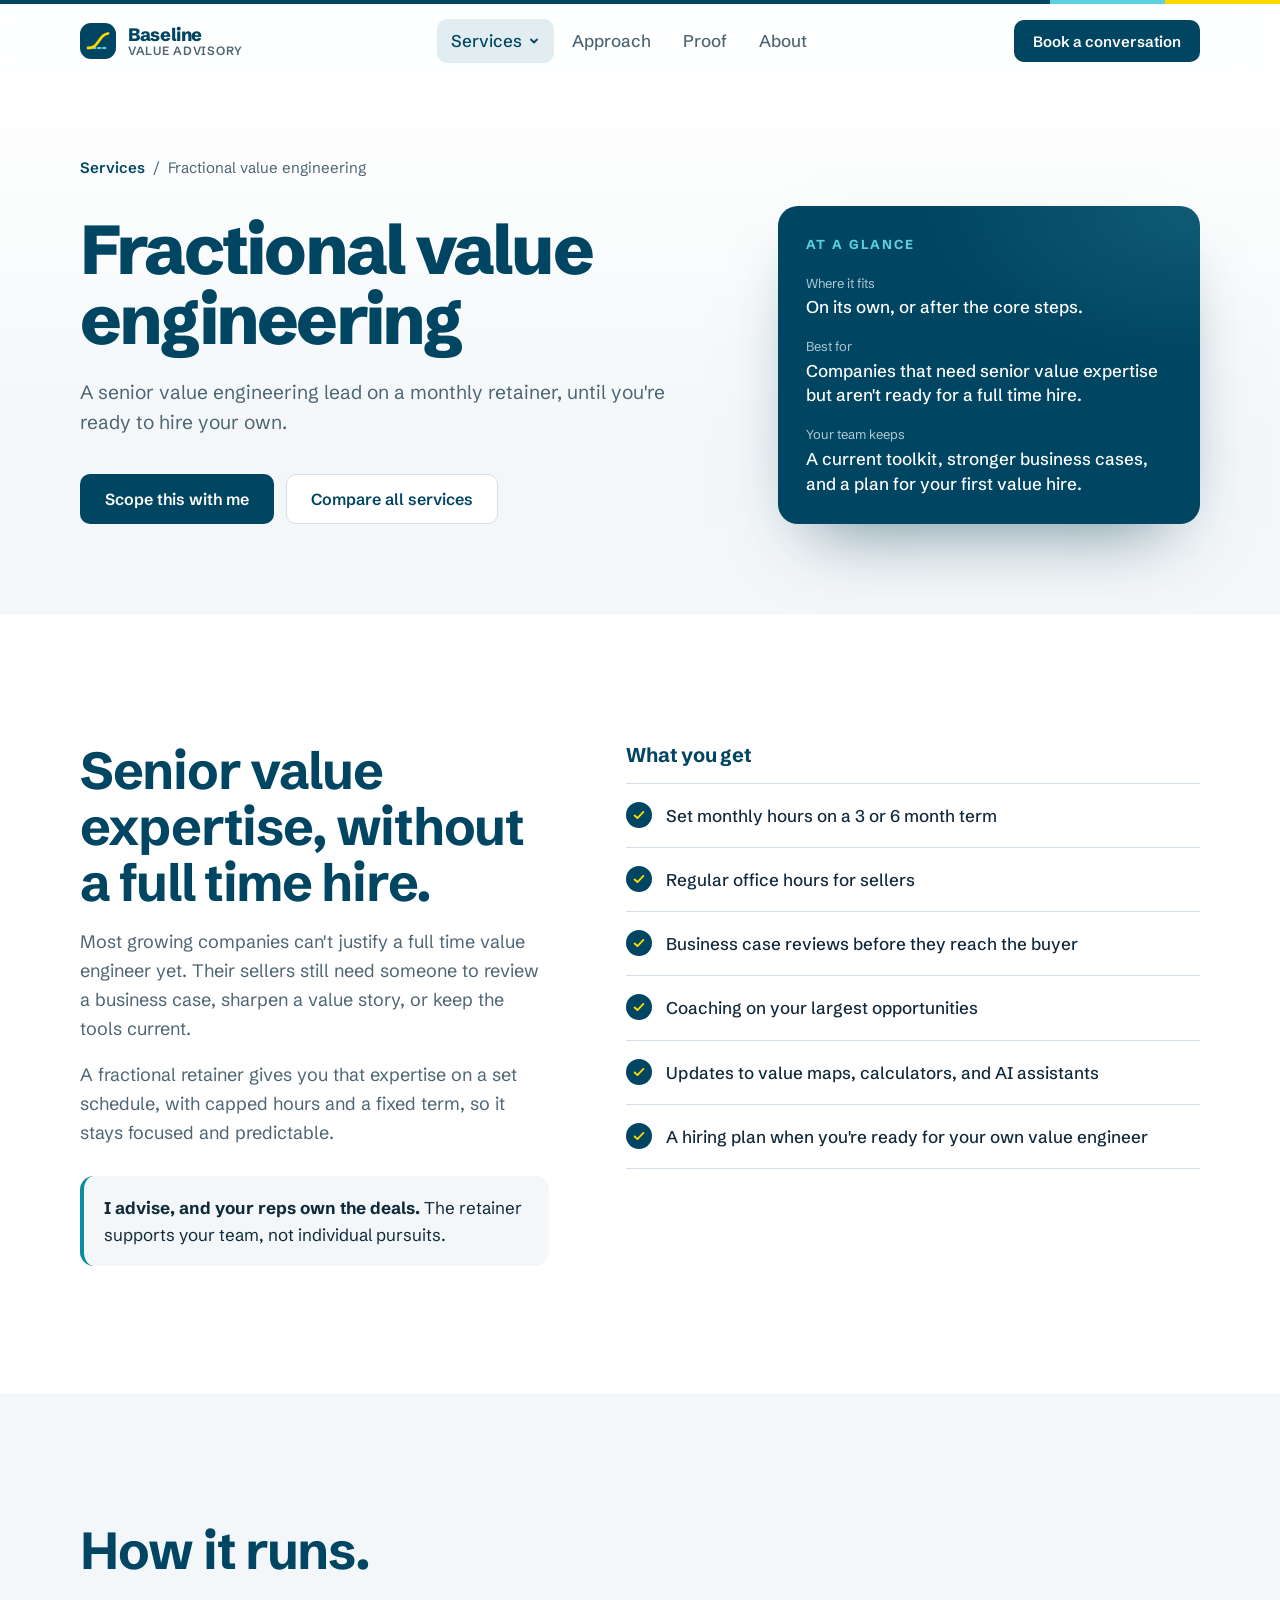
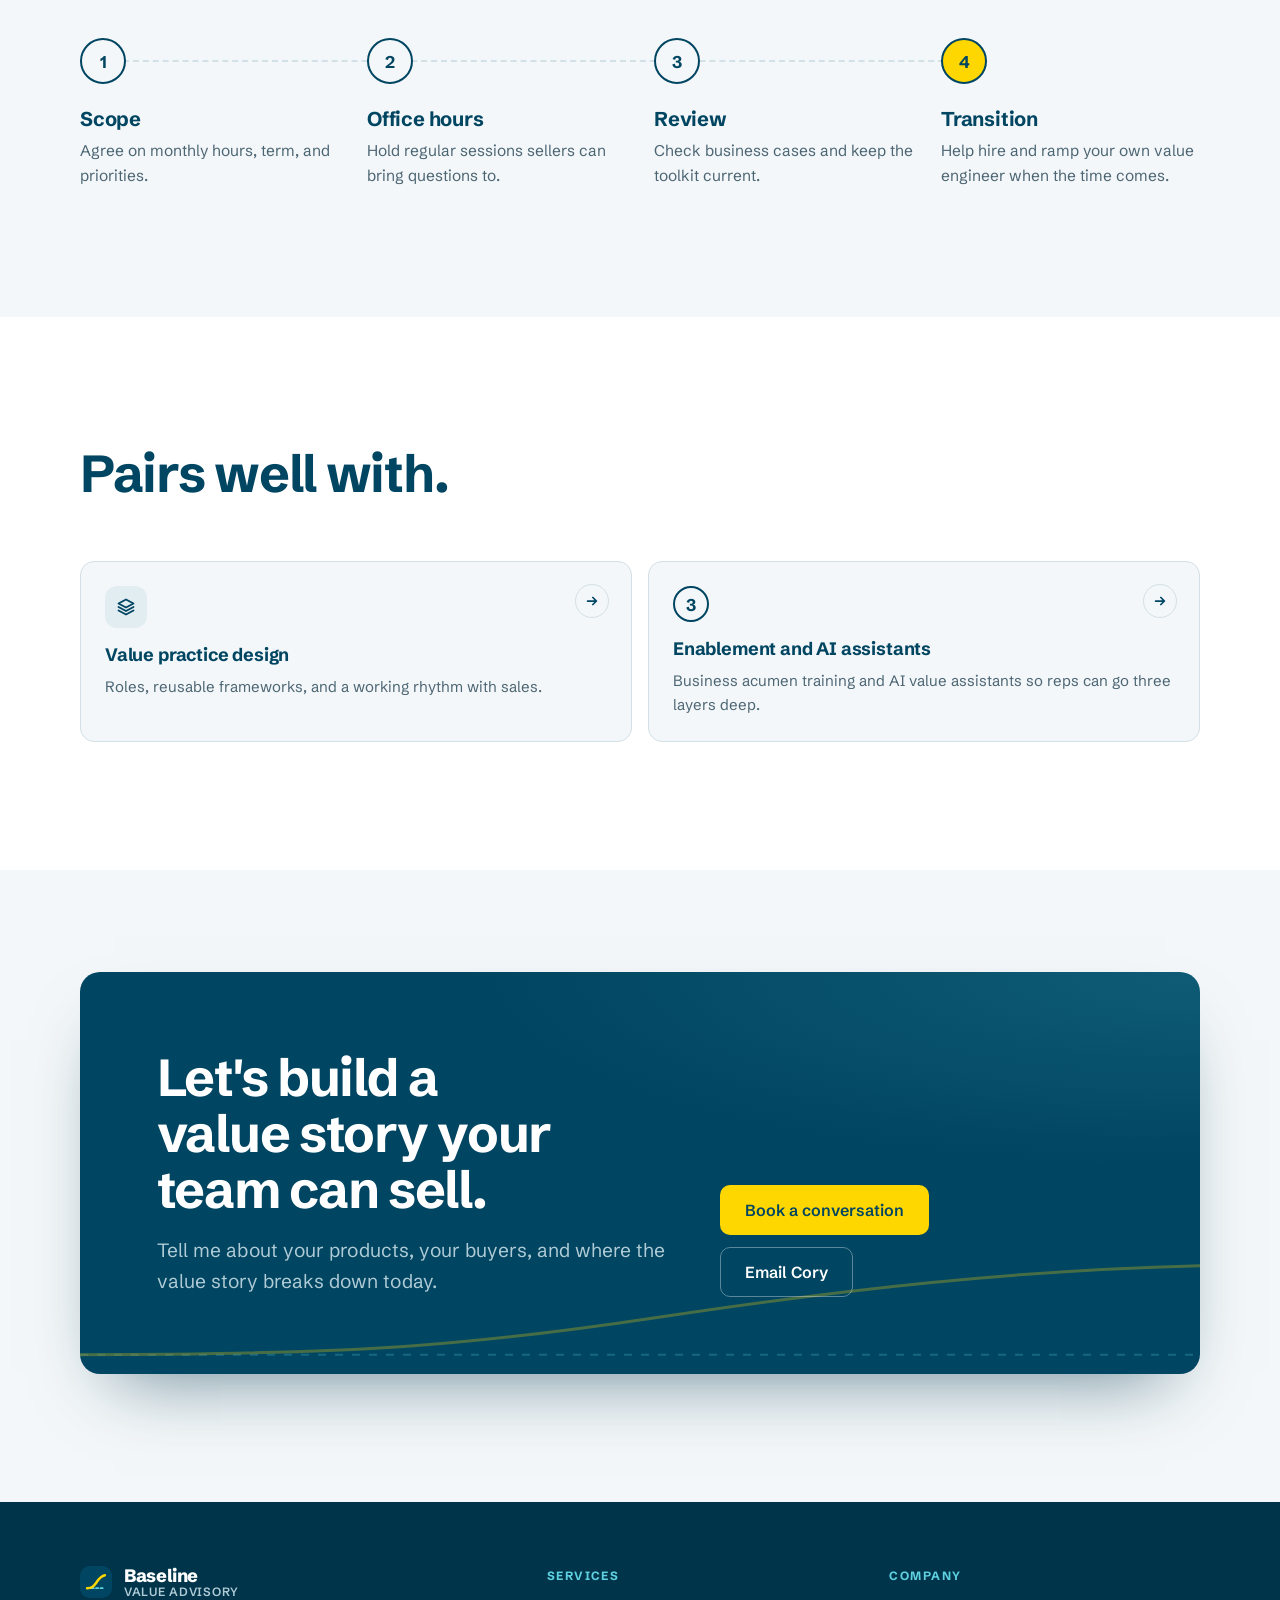
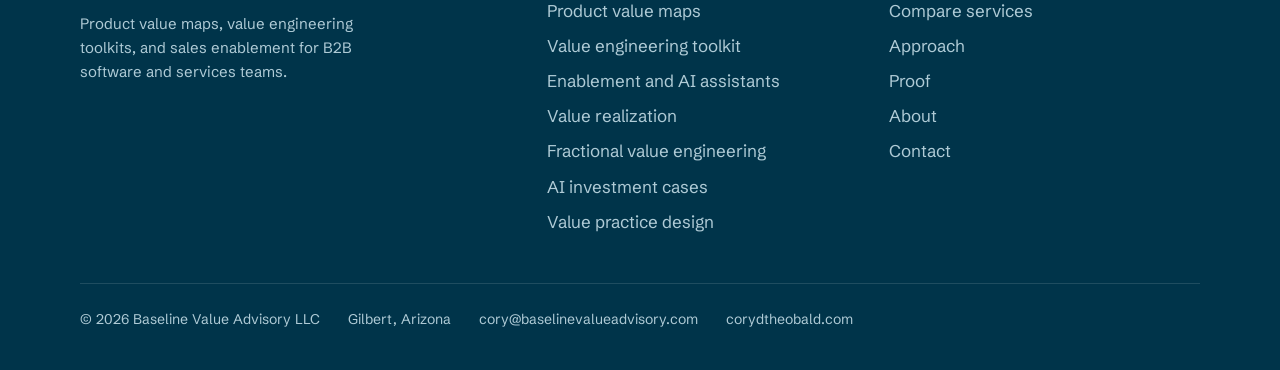
<file: services/fractional.html>
<!DOCTYPE html>
<html lang="en">
<head>
<meta charset="utf-8">
<meta name="viewport" content="width=device-width, initial-scale=1">
<title>Fractional value engineering | Baseline Value Advisory</title>
<meta name="description" content="A senior value engineering lead on a monthly retainer, for companies not yet ready to hire their own.">
<link rel="canonical" href="https://baselinevalueadvisory.com/services/fractional.html">
<meta property="og:title" content="Fractional value engineering | Baseline Value Advisory">
<meta property="og:description" content="A senior value engineering lead on a monthly retainer, for companies not yet ready to hire their own.">
<meta property="og:type" content="website">
<link rel="icon" href="../assets/favicon.svg" type="image/svg+xml">
<meta name="theme-color" content="#004561">
<link rel="preconnect" href="https://fonts.googleapis.com">
<link rel="preconnect" href="https://fonts.gstatic.com" crossorigin>
<link href="https://fonts.googleapis.com/css2?family=Schibsted+Grotesk:wght@400;500;600;700;800&family=Spectral:ital,wght@0,400;0,500;1,400&display=swap" rel="stylesheet">
<link rel="stylesheet" href="../assets/styles.css">
<script src="../assets/site.js" defer></script>
</head>
<body data-root="../">
<a class="skip" href="#main">Skip to content</a>
<header class="site-header">
  <div class="wrap nav">
    <a class="brand" href="../index.html" aria-label="Baseline Value Advisory home">
      <svg width="36" height="36" viewBox="0 0 36 36" aria-hidden="true"><rect class="mark-bg" width="36" height="36" rx="11"/><path class="mark-base" d="M8 25h20"/><path class="mark-line" d="M8 25c5.5 0 7.5-2.2 10.5-6.5S23 11.5 28 10.5"/></svg>
      <span><span class="brand-name">Baseline</span><span class="brand-sub">Value Advisory</span></span>
    </a>
    <nav aria-label="Primary">
      <ul class="nav-links">
        <li class="has-menu">
          <button class="menu-trigger active" type="button" aria-expanded="false" aria-controls="services-menu">Services <svg class="chev" width="12" height="12" viewBox="0 0 12 12" fill="none" stroke="currentColor" stroke-width="1.8" stroke-linecap="round" stroke-linejoin="round" aria-hidden="true"><path d="M3 4.5l3 3 3-3"/></svg></button>
          <div class="menu-panel" id="services-menu" hidden>
            <div class="menu-cols">
              <div>
                <p class="menu-group">Engagement steps</p>
                <ul><li><a href="../services/value-maps.html"><span class="menu-badge" aria-hidden="true">1</span><span><strong>Product value maps</strong><small>A value story for every product</small></span></a></li><li><a href="../services/engineering.html"><span class="menu-badge" aria-hidden="true">2</span><span><strong>Value engineering toolkit</strong><small>Calculators and business case tools</small></span></a></li><li><a href="../services/enablement.html"><span class="menu-badge" aria-hidden="true">3</span><span><strong>Enablement and AI assistants</strong><small>Reps who go three layers deep</small></span></a></li></ul>
              </div>
              <div>
                <p class="menu-group">Available on its own</p>
                <ul><li><a href="../services/realization.html"><span class="menu-badge solo" aria-hidden="true"><svg width="14" height="14" viewBox="0 0 20 20" fill="none" stroke="currentColor" stroke-width="2" stroke-linecap="round" stroke-linejoin="round" aria-hidden="true"><circle cx="10" cy="10" r="7.5"/><path d="M6.5 10.2l2.4 2.3 4.6-4.8"/></svg></span><span><strong>Value realization</strong><small>Prove value after go live</small></span></a></li><li><a href="../services/fractional.html" aria-current="page"><span class="menu-badge solo" aria-hidden="true"><svg width="14" height="14" viewBox="0 0 20 20" fill="none" stroke="currentColor" stroke-width="2" stroke-linecap="round" stroke-linejoin="round" aria-hidden="true"><circle cx="10" cy="10" r="7.5"/><path d="M10 5.8v4.4l2.9 1.9"/></svg></span><span><strong>Fractional value engineering</strong><small>A senior value lead on retainer</small></span></a></li><li><a href="../services/ai.html"><span class="menu-badge solo" aria-hidden="true"><svg width="14" height="14" viewBox="0 0 20 20" fill="none" stroke="currentColor" stroke-width="2" stroke-linecap="round" stroke-linejoin="round" aria-hidden="true"><rect x="5" y="5" width="10" height="10" rx="2"/><path d="M8 2v3M12 2v3M8 15v3M12 15v3M2 8h3M2 12h3M15 8h3M15 12h3"/></svg></span><span><strong>AI investment cases</strong><small>Where AI actually pays</small></span></a></li><li><a href="../services/practice.html"><span class="menu-badge solo" aria-hidden="true"><svg width="14" height="14" viewBox="0 0 20 20" fill="none" stroke="currentColor" stroke-width="2" stroke-linecap="round" stroke-linejoin="round" aria-hidden="true"><path d="M10 2.5l7.5 4L10 10.5 2.5 6.5z"/><path d="M2.5 10l7.5 4 7.5-4"/><path d="M2.5 13.5l7.5 4 7.5-4"/></svg></span><span><strong>Value practice design</strong><small>Build value engineering in house</small></span></a></li></ul>
              </div>
            </div>
            <a class="menu-all" href="../services.html">Compare all services <svg width="14" height="14" viewBox="0 0 16 16" fill="none" stroke="currentColor" stroke-width="2" stroke-linecap="round" stroke-linejoin="round" aria-hidden="true"><path d="M3 8h10M9 4l4 4-4 4"/></svg></a>
          </div>
        </li>
        <li><a href="../approach.html">Approach</a></li>
        <li><a href="../proof.html">Proof</a></li>
        <li><a href="../about.html">About</a></li>
      </ul>
    </nav>
    <a class="btn btn-primary btn-sm header-cta" href="https://calendar.google.com/calendar/u/0/appointments/schedules/AcZssZ1EThzE45TGTu98jqNI9MncQXDhYy7QURJlrcv0CkkxSN57MyylWtSINRgIGciwD0_F5varjsKG" target="_blank" rel="noopener">Book a conversation</a>
    <button class="menu-btn" type="button" aria-expanded="false" aria-controls="mobile-menu">
      <span class="sr-only">Menu</span>
      <span class="lines" aria-hidden="true"><span></span><span></span><span></span></span>
    </button>
  </div>
  <div class="mobile-menu" id="mobile-menu" hidden>
    <div class="wrap">
      <ul class="top">
        <li><a href="../index.html">Home</a></li>
        <li>
          <button class="sub-toggle" type="button" aria-expanded="true" aria-controls="m-services">Services <svg class="chev" width="12" height="12" viewBox="0 0 12 12" fill="none" stroke="currentColor" stroke-width="1.8" stroke-linecap="round" stroke-linejoin="round" aria-hidden="true"><path d="M3 4.5l3 3 3-3"/></svg></button>
          <ul class="sub" id="m-services">
            <li><a href="../services.html">All services</a></li>
            <li><a href="../services/value-maps.html">Product value maps</a></li><li><a href="../services/engineering.html">Value engineering toolkit</a></li><li><a href="../services/enablement.html">Enablement and AI assistants</a></li><li><a href="../services/realization.html">Value realization</a></li><li><a href="../services/fractional.html" aria-current="page">Fractional value engineering</a></li><li><a href="../services/ai.html">AI investment cases</a></li><li><a href="../services/practice.html">Value practice design</a></li>
          </ul>
        </li>
        <li><a href="../approach.html">Approach</a></li>
        <li><a href="../proof.html">Proof</a></li>
        <li><a href="../about.html">About</a></li>
        <li><a href="../contact.html">Contact</a></li>
      </ul>
      <a class="btn btn-primary" href="https://calendar.google.com/calendar/u/0/appointments/schedules/AcZssZ1EThzE45TGTu98jqNI9MncQXDhYy7QURJlrcv0CkkxSN57MyylWtSINRgIGciwD0_F5varjsKG" target="_blank" rel="noopener">Book a conversation</a>
    </div>
  </div>
</header>
<main id="main">
<section class="page-hero">
  <div class="wrap">
    <nav class="crumbs" aria-label="Breadcrumb"><a href="../services.html">Services</a><span aria-hidden="true">/</span><span aria-current="page">Fractional value engineering</span></nav>
    <div class="svc-hero">
      <div>
        <h1>Fractional value engineering</h1>
        <p class="lede">A senior value engineering lead on a monthly retainer, until you're ready to hire your own.</p>
        <div class="hero-actions">
          <a class="btn btn-primary" href="../contact.html">Scope this with me</a>
          <a class="btn btn-ghost" href="../services.html">Compare all services</a>
        </div>
      </div>
      <aside class="glance" aria-label="At a glance"><p class="glance-title">At a glance</p><dl><div><dt>Where it fits</dt><dd>On its own, or after the core steps.</dd></div><div><dt>Best for</dt><dd>Companies that need senior value expertise but aren't ready for a full time hire.</dd></div><div><dt>Your team keeps</dt><dd>A current toolkit, stronger business cases, and a plan for your first value hire.</dd></div></dl></aside>
    </div>
  </div>
</section>
<section class="band alt" aria-labelledby="why-title">
  <div class="wrap split">
    <div>
      <h2 id="why-title">Senior value expertise, without a full time hire.</h2>
      <div class="prose"><p>Most growing companies can't justify a full time value engineer yet. Their sellers still need someone to review a business case, sharpen a value story, or keep the tools current.</p><p>A fractional retainer gives you that expertise on a set schedule, with capped hours and a fixed term, so it stays focused and predictable.</p></div>
      <p class="callout"><strong>I advise, and your reps own the deals.</strong> The retainer supports your team, not individual pursuits.</p>
    </div>
    <div>
      <h3 class="list-title">What you get</h3>
      <ul class="checklist"><li><span class="check" aria-hidden="true"><svg width="14" height="14" viewBox="0 0 16 16" fill="none" stroke="currentColor" stroke-width="2.2" stroke-linecap="round" stroke-linejoin="round" aria-hidden="true"><path d="M3 8.5l3.2 3L13 4.5"/></svg></span><span>Set monthly hours on a 3 or 6 month term</span></li><li><span class="check" aria-hidden="true"><svg width="14" height="14" viewBox="0 0 16 16" fill="none" stroke="currentColor" stroke-width="2.2" stroke-linecap="round" stroke-linejoin="round" aria-hidden="true"><path d="M3 8.5l3.2 3L13 4.5"/></svg></span><span>Regular office hours for sellers</span></li><li><span class="check" aria-hidden="true"><svg width="14" height="14" viewBox="0 0 16 16" fill="none" stroke="currentColor" stroke-width="2.2" stroke-linecap="round" stroke-linejoin="round" aria-hidden="true"><path d="M3 8.5l3.2 3L13 4.5"/></svg></span><span>Business case reviews before they reach the buyer</span></li><li><span class="check" aria-hidden="true"><svg width="14" height="14" viewBox="0 0 16 16" fill="none" stroke="currentColor" stroke-width="2.2" stroke-linecap="round" stroke-linejoin="round" aria-hidden="true"><path d="M3 8.5l3.2 3L13 4.5"/></svg></span><span>Coaching on your largest opportunities</span></li><li><span class="check" aria-hidden="true"><svg width="14" height="14" viewBox="0 0 16 16" fill="none" stroke="currentColor" stroke-width="2.2" stroke-linecap="round" stroke-linejoin="round" aria-hidden="true"><path d="M3 8.5l3.2 3L13 4.5"/></svg></span><span>Updates to value maps, calculators, and AI assistants</span></li><li><span class="check" aria-hidden="true"><svg width="14" height="14" viewBox="0 0 16 16" fill="none" stroke="currentColor" stroke-width="2.2" stroke-linecap="round" stroke-linejoin="round" aria-hidden="true"><path d="M3 8.5l3.2 3L13 4.5"/></svg></span><span>A hiring plan when you're ready for your own value engineer</span></li></ul>
    </div>
  </div>
</section>
<section class="band" aria-labelledby="how-title">
  <div class="wrap">
    <div class="section-head"><h2 id="how-title">How it runs.</h2></div>
    <ol class="steps"><li><span class="step-num" aria-hidden="true">1</span><h3>Scope</h3><p>Agree on monthly hours, term, and priorities.</p></li><li><span class="step-num" aria-hidden="true">2</span><h3>Office hours</h3><p>Hold regular sessions sellers can bring questions to.</p></li><li><span class="step-num" aria-hidden="true">3</span><h3>Review</h3><p>Check business cases and keep the toolkit current.</p></li><li><span class="step-num" aria-hidden="true">4</span><h3>Transition</h3><p>Help hire and ramp your own value engineer when the time comes.</p></li></ol>
  </div>
</section>
<section class="band alt" aria-labelledby="pairs-title">
  <div class="wrap">
    <div class="section-head"><h2 id="pairs-title">Pairs well with.</h2></div>
    <div class="link-grid two"><a class="link-card" href="../services/practice.html"><span class="icon" aria-hidden="true"><svg width="20" height="20" viewBox="0 0 20 20" fill="none" stroke="currentColor" stroke-width="1.8" stroke-linecap="round" stroke-linejoin="round" aria-hidden="true"><path d="M10 2.5l7.5 4L10 10.5 2.5 6.5z"/><path d="M2.5 10l7.5 4 7.5-4"/><path d="M2.5 13.5l7.5 4 7.5-4"/></svg></span><h3>Value practice design</h3><p>Roles, reusable frameworks, and a working rhythm with sales.</p><span class="go" aria-hidden="true"><svg width="14" height="14" viewBox="0 0 16 16" fill="none" stroke="currentColor" stroke-width="2" stroke-linecap="round" stroke-linejoin="round" aria-hidden="true"><path d="M3 8h10M9 4l4 4-4 4"/></svg></span></a><a class="link-card" href="../services/enablement.html"><span class="badge" aria-hidden="true">3</span><h3>Enablement and AI assistants</h3><p>Business acumen training and AI value assistants so reps can go three layers deep.</p><span class="go" aria-hidden="true"><svg width="14" height="14" viewBox="0 0 16 16" fill="none" stroke="currentColor" stroke-width="2" stroke-linecap="round" stroke-linejoin="round" aria-hidden="true"><path d="M3 8h10M9 4l4 4-4 4"/></svg></span></a></div>
  </div>
</section>
<section class="band contact-band" aria-labelledby="cta-title">
  <div class="wrap">
    <div class="contact">
      <svg class="deco" viewBox="0 0 1200 240" preserveAspectRatio="none" fill="none" aria-hidden="true">
          <path d="M0 200h1200" stroke="rgba(94,209,224,.45)" stroke-width="2" stroke-dasharray="8 9" vector-effect="non-scaling-stroke"/>
          <path d="M0 200c300 0 420-20 620-80s380-100 580-110" stroke="rgba(255,215,0,.5)" stroke-width="3" vector-effect="non-scaling-stroke"/>
        </svg>
      <div>
        <h2 id="cta-title">Let's build a value story your team can sell.</h2>
        <p class="lede">Tell me about your products, your buyers, and where the value story breaks down today.</p>
      </div>
      <div class="contact-actions">
        <a class="btn btn-accent" href="https://calendar.google.com/calendar/u/0/appointments/schedules/AcZssZ1EThzE45TGTu98jqNI9MncQXDhYy7QURJlrcv0CkkxSN57MyylWtSINRgIGciwD0_F5varjsKG" target="_blank" rel="noopener">Book a conversation</a>
        <a class="btn btn-light" href="mailto:cory@baselinevalueadvisory.com?subject=Conversation%20request">Email Cory</a>
      </div>
    </div>
  </div>
</section></main>
<footer class="site-footer">
  <div class="wrap">
    <div class="footer-grid">
      <div class="footer-brand">
        <a class="brand" href="../index.html"><svg width="32" height="32" viewBox="0 0 36 36" aria-hidden="true"><rect class="mark-bg" width="36" height="36" rx="11"/><path class="mark-base" d="M8 25h20"/><path class="mark-line" d="M8 25c5.5 0 7.5-2.2 10.5-6.5S23 11.5 28 10.5"/></svg><span><span class="brand-name">Baseline</span><span class="brand-sub">Value Advisory</span></span></a>
        <p>Product value maps, value engineering toolkits, and sales enablement for B2B software and services teams.</p>
      </div>
      <div><p class="footer-head">Services</p><ul class="footer-links"><li><a href="../services/value-maps.html">Product value maps</a></li><li><a href="../services/engineering.html">Value engineering toolkit</a></li><li><a href="../services/enablement.html">Enablement and AI assistants</a></li><li><a href="../services/realization.html">Value realization</a></li><li><a href="../services/fractional.html">Fractional value engineering</a></li><li><a href="../services/ai.html">AI investment cases</a></li><li><a href="../services/practice.html">Value practice design</a></li></ul></div>
      <div><p class="footer-head">Company</p><ul class="footer-links">
        <li><a href="../services.html">Compare services</a></li>
        <li><a href="../approach.html">Approach</a></li>
        <li><a href="../proof.html">Proof</a></li>
        <li><a href="../about.html">About</a></li>
        <li><a href="../contact.html">Contact</a></li>
      </ul></div>
    </div>
    <div class="legal">
      <span>© 2026 Baseline Value Advisory LLC</span>
      <span>Gilbert, Arizona</span>
      <a href="mailto:cory@baselinevalueadvisory.com">cory@baselinevalueadvisory.com</a>
      <a href="https://corydtheobald.com/" target="_blank" rel="noopener">corydtheobald.com</a>
    </div>
  </div>
</footer>
</body>
</html>
</file>
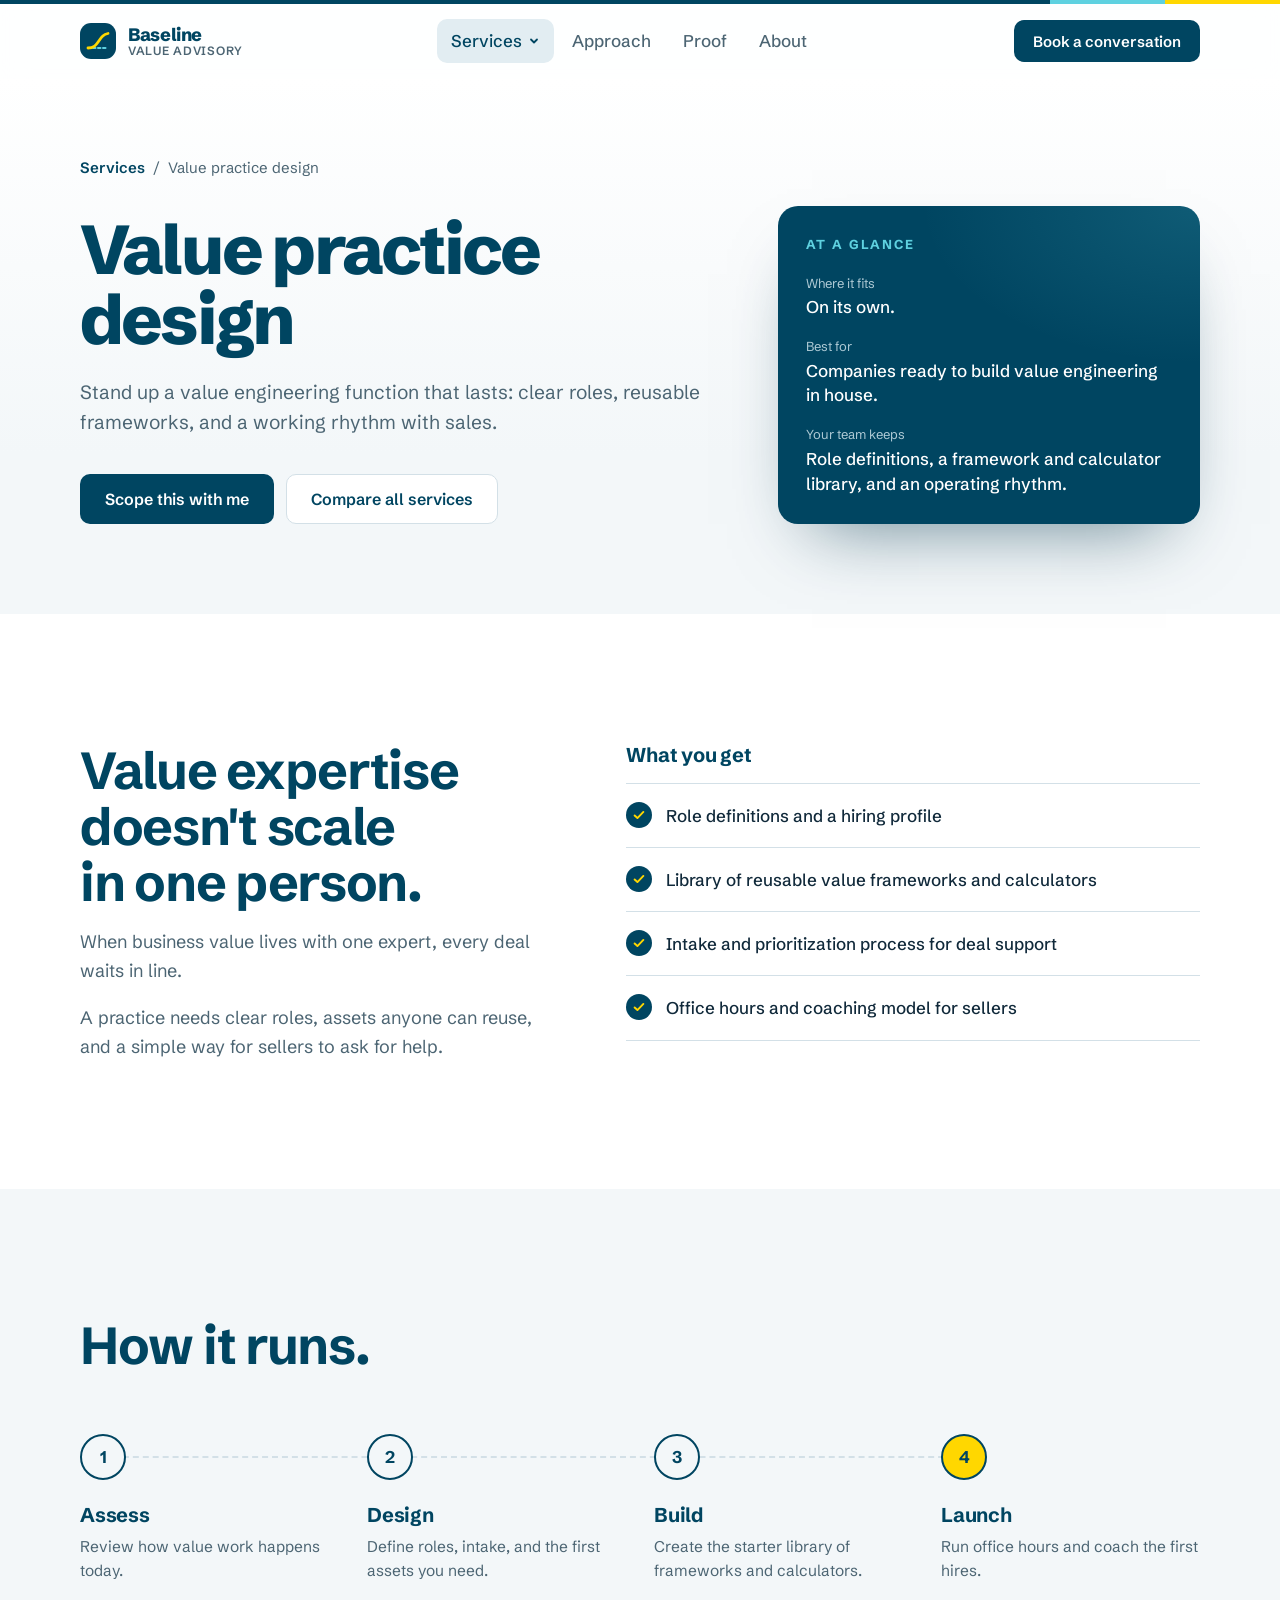
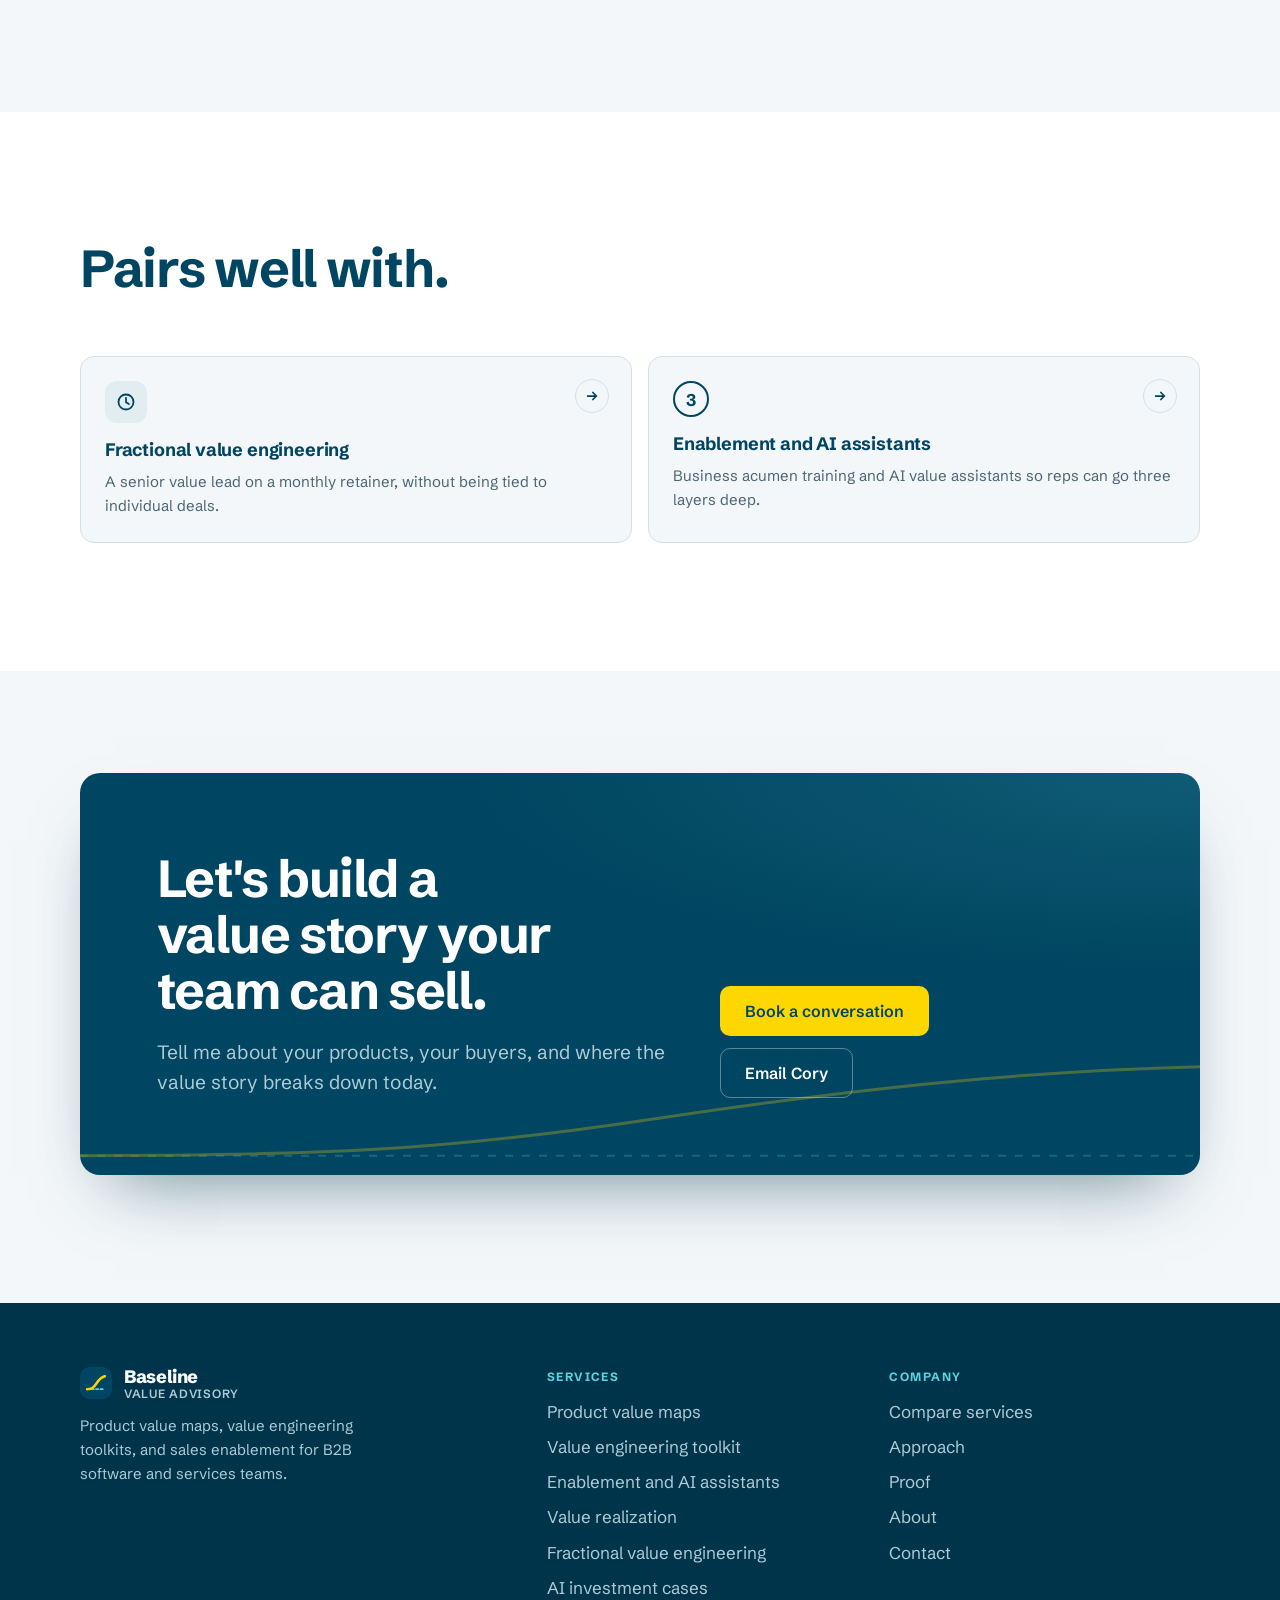
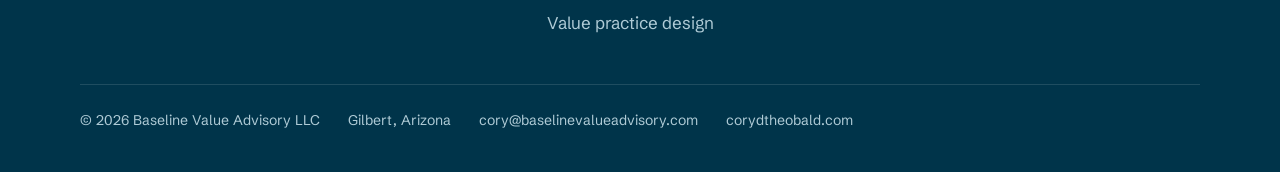
<file: services/practice.html>
<!DOCTYPE html>
<html lang="en">
<head>
<meta charset="utf-8">
<meta name="viewport" content="width=device-width, initial-scale=1">
<title>Value practice design | Baseline Value Advisory</title>
<meta name="description" content="Stand up a value engineering function that lasts: clear roles, reusable frameworks, and a working rhythm with sales.">
<link rel="canonical" href="https://baselinevalueadvisory.com/services/practice.html">
<meta property="og:title" content="Value practice design | Baseline Value Advisory">
<meta property="og:description" content="Stand up a value engineering function that lasts: clear roles, reusable frameworks, and a working rhythm with sales.">
<meta property="og:type" content="website">
<link rel="icon" href="../assets/favicon.svg" type="image/svg+xml">
<meta name="theme-color" content="#004561">
<link rel="preconnect" href="https://fonts.googleapis.com">
<link rel="preconnect" href="https://fonts.gstatic.com" crossorigin>
<link href="https://fonts.googleapis.com/css2?family=Schibsted+Grotesk:wght@400;500;600;700;800&family=Spectral:ital,wght@0,400;0,500;1,400&display=swap" rel="stylesheet">
<link rel="stylesheet" href="../assets/styles.css">
<script src="../assets/site.js" defer></script>
</head>
<body data-root="../">
<a class="skip" href="#main">Skip to content</a>
<header class="site-header">
  <div class="wrap nav">
    <a class="brand" href="../index.html" aria-label="Baseline Value Advisory home">
      <svg width="36" height="36" viewBox="0 0 36 36" aria-hidden="true"><rect class="mark-bg" width="36" height="36" rx="11"/><path class="mark-base" d="M8 25h20"/><path class="mark-line" d="M8 25c5.5 0 7.5-2.2 10.5-6.5S23 11.5 28 10.5"/></svg>
      <span><span class="brand-name">Baseline</span><span class="brand-sub">Value Advisory</span></span>
    </a>
    <nav aria-label="Primary">
      <ul class="nav-links">
        <li class="has-menu">
          <button class="menu-trigger active" type="button" aria-expanded="false" aria-controls="services-menu">Services <svg class="chev" width="12" height="12" viewBox="0 0 12 12" fill="none" stroke="currentColor" stroke-width="1.8" stroke-linecap="round" stroke-linejoin="round" aria-hidden="true"><path d="M3 4.5l3 3 3-3"/></svg></button>
          <div class="menu-panel" id="services-menu" hidden>
            <div class="menu-cols">
              <div>
                <p class="menu-group">Engagement steps</p>
                <ul><li><a href="../services/value-maps.html"><span class="menu-badge" aria-hidden="true">1</span><span><strong>Product value maps</strong><small>A value story for every product</small></span></a></li><li><a href="../services/engineering.html"><span class="menu-badge" aria-hidden="true">2</span><span><strong>Value engineering toolkit</strong><small>Calculators and business case tools</small></span></a></li><li><a href="../services/enablement.html"><span class="menu-badge" aria-hidden="true">3</span><span><strong>Enablement and AI assistants</strong><small>Reps who go three layers deep</small></span></a></li></ul>
              </div>
              <div>
                <p class="menu-group">Available on its own</p>
                <ul><li><a href="../services/realization.html"><span class="menu-badge solo" aria-hidden="true"><svg width="14" height="14" viewBox="0 0 20 20" fill="none" stroke="currentColor" stroke-width="2" stroke-linecap="round" stroke-linejoin="round" aria-hidden="true"><circle cx="10" cy="10" r="7.5"/><path d="M6.5 10.2l2.4 2.3 4.6-4.8"/></svg></span><span><strong>Value realization</strong><small>Prove value after go live</small></span></a></li><li><a href="../services/fractional.html"><span class="menu-badge solo" aria-hidden="true"><svg width="14" height="14" viewBox="0 0 20 20" fill="none" stroke="currentColor" stroke-width="2" stroke-linecap="round" stroke-linejoin="round" aria-hidden="true"><circle cx="10" cy="10" r="7.5"/><path d="M10 5.8v4.4l2.9 1.9"/></svg></span><span><strong>Fractional value engineering</strong><small>A senior value lead on retainer</small></span></a></li><li><a href="../services/ai.html"><span class="menu-badge solo" aria-hidden="true"><svg width="14" height="14" viewBox="0 0 20 20" fill="none" stroke="currentColor" stroke-width="2" stroke-linecap="round" stroke-linejoin="round" aria-hidden="true"><rect x="5" y="5" width="10" height="10" rx="2"/><path d="M8 2v3M12 2v3M8 15v3M12 15v3M2 8h3M2 12h3M15 8h3M15 12h3"/></svg></span><span><strong>AI investment cases</strong><small>Where AI actually pays</small></span></a></li><li><a href="../services/practice.html" aria-current="page"><span class="menu-badge solo" aria-hidden="true"><svg width="14" height="14" viewBox="0 0 20 20" fill="none" stroke="currentColor" stroke-width="2" stroke-linecap="round" stroke-linejoin="round" aria-hidden="true"><path d="M10 2.5l7.5 4L10 10.5 2.5 6.5z"/><path d="M2.5 10l7.5 4 7.5-4"/><path d="M2.5 13.5l7.5 4 7.5-4"/></svg></span><span><strong>Value practice design</strong><small>Build value engineering in house</small></span></a></li></ul>
              </div>
            </div>
            <a class="menu-all" href="../services.html">Compare all services <svg width="14" height="14" viewBox="0 0 16 16" fill="none" stroke="currentColor" stroke-width="2" stroke-linecap="round" stroke-linejoin="round" aria-hidden="true"><path d="M3 8h10M9 4l4 4-4 4"/></svg></a>
          </div>
        </li>
        <li><a href="../approach.html">Approach</a></li>
        <li><a href="../proof.html">Proof</a></li>
        <li><a href="../about.html">About</a></li>
      </ul>
    </nav>
    <a class="btn btn-primary btn-sm header-cta" href="https://calendar.google.com/calendar/u/0/appointments/schedules/AcZssZ1EThzE45TGTu98jqNI9MncQXDhYy7QURJlrcv0CkkxSN57MyylWtSINRgIGciwD0_F5varjsKG" target="_blank" rel="noopener">Book a conversation</a>
    <button class="menu-btn" type="button" aria-expanded="false" aria-controls="mobile-menu">
      <span class="sr-only">Menu</span>
      <span class="lines" aria-hidden="true"><span></span><span></span><span></span></span>
    </button>
  </div>
  <div class="mobile-menu" id="mobile-menu" hidden>
    <div class="wrap">
      <ul class="top">
        <li><a href="../index.html">Home</a></li>
        <li>
          <button class="sub-toggle" type="button" aria-expanded="true" aria-controls="m-services">Services <svg class="chev" width="12" height="12" viewBox="0 0 12 12" fill="none" stroke="currentColor" stroke-width="1.8" stroke-linecap="round" stroke-linejoin="round" aria-hidden="true"><path d="M3 4.5l3 3 3-3"/></svg></button>
          <ul class="sub" id="m-services">
            <li><a href="../services.html">All services</a></li>
            <li><a href="../services/value-maps.html">Product value maps</a></li><li><a href="../services/engineering.html">Value engineering toolkit</a></li><li><a href="../services/enablement.html">Enablement and AI assistants</a></li><li><a href="../services/realization.html">Value realization</a></li><li><a href="../services/fractional.html">Fractional value engineering</a></li><li><a href="../services/ai.html">AI investment cases</a></li><li><a href="../services/practice.html" aria-current="page">Value practice design</a></li>
          </ul>
        </li>
        <li><a href="../approach.html">Approach</a></li>
        <li><a href="../proof.html">Proof</a></li>
        <li><a href="../about.html">About</a></li>
        <li><a href="../contact.html">Contact</a></li>
      </ul>
      <a class="btn btn-primary" href="https://calendar.google.com/calendar/u/0/appointments/schedules/AcZssZ1EThzE45TGTu98jqNI9MncQXDhYy7QURJlrcv0CkkxSN57MyylWtSINRgIGciwD0_F5varjsKG" target="_blank" rel="noopener">Book a conversation</a>
    </div>
  </div>
</header>
<main id="main">
<section class="page-hero">
  <div class="wrap">
    <nav class="crumbs" aria-label="Breadcrumb"><a href="../services.html">Services</a><span aria-hidden="true">/</span><span aria-current="page">Value practice design</span></nav>
    <div class="svc-hero">
      <div>
        <h1>Value practice design</h1>
        <p class="lede">Stand up a value engineering function that lasts: clear roles, reusable frameworks, and a working rhythm with sales.</p>
        <div class="hero-actions">
          <a class="btn btn-primary" href="../contact.html">Scope this with me</a>
          <a class="btn btn-ghost" href="../services.html">Compare all services</a>
        </div>
      </div>
      <aside class="glance" aria-label="At a glance"><p class="glance-title">At a glance</p><dl><div><dt>Where it fits</dt><dd>On its own.</dd></div><div><dt>Best for</dt><dd>Companies ready to build value engineering in house.</dd></div><div><dt>Your team keeps</dt><dd>Role definitions, a framework and calculator library, and an operating rhythm.</dd></div></dl></aside>
    </div>
  </div>
</section>
<section class="band alt" aria-labelledby="why-title">
  <div class="wrap split">
    <div>
      <h2 id="why-title">Value expertise doesn't scale in one person.</h2>
      <div class="prose"><p>When business value lives with one expert, every deal waits in line.</p><p>A practice needs clear roles, assets anyone can reuse, and a simple way for sellers to ask for help.</p></div>
      
    </div>
    <div>
      <h3 class="list-title">What you get</h3>
      <ul class="checklist"><li><span class="check" aria-hidden="true"><svg width="14" height="14" viewBox="0 0 16 16" fill="none" stroke="currentColor" stroke-width="2.2" stroke-linecap="round" stroke-linejoin="round" aria-hidden="true"><path d="M3 8.5l3.2 3L13 4.5"/></svg></span><span>Role definitions and a hiring profile</span></li><li><span class="check" aria-hidden="true"><svg width="14" height="14" viewBox="0 0 16 16" fill="none" stroke="currentColor" stroke-width="2.2" stroke-linecap="round" stroke-linejoin="round" aria-hidden="true"><path d="M3 8.5l3.2 3L13 4.5"/></svg></span><span>Library of reusable value frameworks and calculators</span></li><li><span class="check" aria-hidden="true"><svg width="14" height="14" viewBox="0 0 16 16" fill="none" stroke="currentColor" stroke-width="2.2" stroke-linecap="round" stroke-linejoin="round" aria-hidden="true"><path d="M3 8.5l3.2 3L13 4.5"/></svg></span><span>Intake and prioritization process for deal support</span></li><li><span class="check" aria-hidden="true"><svg width="14" height="14" viewBox="0 0 16 16" fill="none" stroke="currentColor" stroke-width="2.2" stroke-linecap="round" stroke-linejoin="round" aria-hidden="true"><path d="M3 8.5l3.2 3L13 4.5"/></svg></span><span>Office hours and coaching model for sellers</span></li></ul>
    </div>
  </div>
</section>
<section class="band" aria-labelledby="how-title">
  <div class="wrap">
    <div class="section-head"><h2 id="how-title">How it runs.</h2></div>
    <ol class="steps"><li><span class="step-num" aria-hidden="true">1</span><h3>Assess</h3><p>Review how value work happens today.</p></li><li><span class="step-num" aria-hidden="true">2</span><h3>Design</h3><p>Define roles, intake, and the first assets you need.</p></li><li><span class="step-num" aria-hidden="true">3</span><h3>Build</h3><p>Create the starter library of frameworks and calculators.</p></li><li><span class="step-num" aria-hidden="true">4</span><h3>Launch</h3><p>Run office hours and coach the first hires.</p></li></ol>
  </div>
</section>
<section class="band alt" aria-labelledby="pairs-title">
  <div class="wrap">
    <div class="section-head"><h2 id="pairs-title">Pairs well with.</h2></div>
    <div class="link-grid two"><a class="link-card" href="../services/fractional.html"><span class="icon" aria-hidden="true"><svg width="20" height="20" viewBox="0 0 20 20" fill="none" stroke="currentColor" stroke-width="1.8" stroke-linecap="round" stroke-linejoin="round" aria-hidden="true"><circle cx="10" cy="10" r="7.5"/><path d="M10 5.8v4.4l2.9 1.9"/></svg></span><h3>Fractional value engineering</h3><p>A senior value lead on a monthly retainer, without being tied to individual deals.</p><span class="go" aria-hidden="true"><svg width="14" height="14" viewBox="0 0 16 16" fill="none" stroke="currentColor" stroke-width="2" stroke-linecap="round" stroke-linejoin="round" aria-hidden="true"><path d="M3 8h10M9 4l4 4-4 4"/></svg></span></a><a class="link-card" href="../services/enablement.html"><span class="badge" aria-hidden="true">3</span><h3>Enablement and AI assistants</h3><p>Business acumen training and AI value assistants so reps can go three layers deep.</p><span class="go" aria-hidden="true"><svg width="14" height="14" viewBox="0 0 16 16" fill="none" stroke="currentColor" stroke-width="2" stroke-linecap="round" stroke-linejoin="round" aria-hidden="true"><path d="M3 8h10M9 4l4 4-4 4"/></svg></span></a></div>
  </div>
</section>
<section class="band contact-band" aria-labelledby="cta-title">
  <div class="wrap">
    <div class="contact">
      <svg class="deco" viewBox="0 0 1200 240" preserveAspectRatio="none" fill="none" aria-hidden="true">
          <path d="M0 200h1200" stroke="rgba(94,209,224,.45)" stroke-width="2" stroke-dasharray="8 9" vector-effect="non-scaling-stroke"/>
          <path d="M0 200c300 0 420-20 620-80s380-100 580-110" stroke="rgba(255,215,0,.5)" stroke-width="3" vector-effect="non-scaling-stroke"/>
        </svg>
      <div>
        <h2 id="cta-title">Let's build a value story your team can sell.</h2>
        <p class="lede">Tell me about your products, your buyers, and where the value story breaks down today.</p>
      </div>
      <div class="contact-actions">
        <a class="btn btn-accent" href="https://calendar.google.com/calendar/u/0/appointments/schedules/AcZssZ1EThzE45TGTu98jqNI9MncQXDhYy7QURJlrcv0CkkxSN57MyylWtSINRgIGciwD0_F5varjsKG" target="_blank" rel="noopener">Book a conversation</a>
        <a class="btn btn-light" href="mailto:cory@baselinevalueadvisory.com?subject=Conversation%20request">Email Cory</a>
      </div>
    </div>
  </div>
</section>
</main>
<footer class="site-footer">
  <div class="wrap">
    <div class="footer-grid">
      <div class="footer-brand">
        <a class="brand" href="../index.html"><svg width="32" height="32" viewBox="0 0 36 36" aria-hidden="true"><rect class="mark-bg" width="36" height="36" rx="11"/><path class="mark-base" d="M8 25h20"/><path class="mark-line" d="M8 25c5.5 0 7.5-2.2 10.5-6.5S23 11.5 28 10.5"/></svg><span><span class="brand-name">Baseline</span><span class="brand-sub">Value Advisory</span></span></a>
        <p>Product value maps, value engineering toolkits, and sales enablement for B2B software and services teams.</p>
      </div>
      <div><p class="footer-head">Services</p><ul class="footer-links"><li><a href="../services/value-maps.html">Product value maps</a></li><li><a href="../services/engineering.html">Value engineering toolkit</a></li><li><a href="../services/enablement.html">Enablement and AI assistants</a></li><li><a href="../services/realization.html">Value realization</a></li><li><a href="../services/fractional.html">Fractional value engineering</a></li><li><a href="../services/ai.html">AI investment cases</a></li><li><a href="../services/practice.html">Value practice design</a></li></ul></div>
      <div><p class="footer-head">Company</p><ul class="footer-links">
        <li><a href="../services.html">Compare services</a></li>
        <li><a href="../approach.html">Approach</a></li>
        <li><a href="../proof.html">Proof</a></li>
        <li><a href="../about.html">About</a></li>
        <li><a href="../contact.html">Contact</a></li>
      </ul></div>
    </div>
    <div class="legal">
      <span>© 2026 Baseline Value Advisory LLC</span>
      <span>Gilbert, Arizona</span>
      <a href="mailto:cory@baselinevalueadvisory.com">cory@baselinevalueadvisory.com</a>
      <a href="https://corydtheobald.com/" target="_blank" rel="noopener">corydtheobald.com</a>
    </div>
  </div>
</footer>
</body>
</html>
</file>
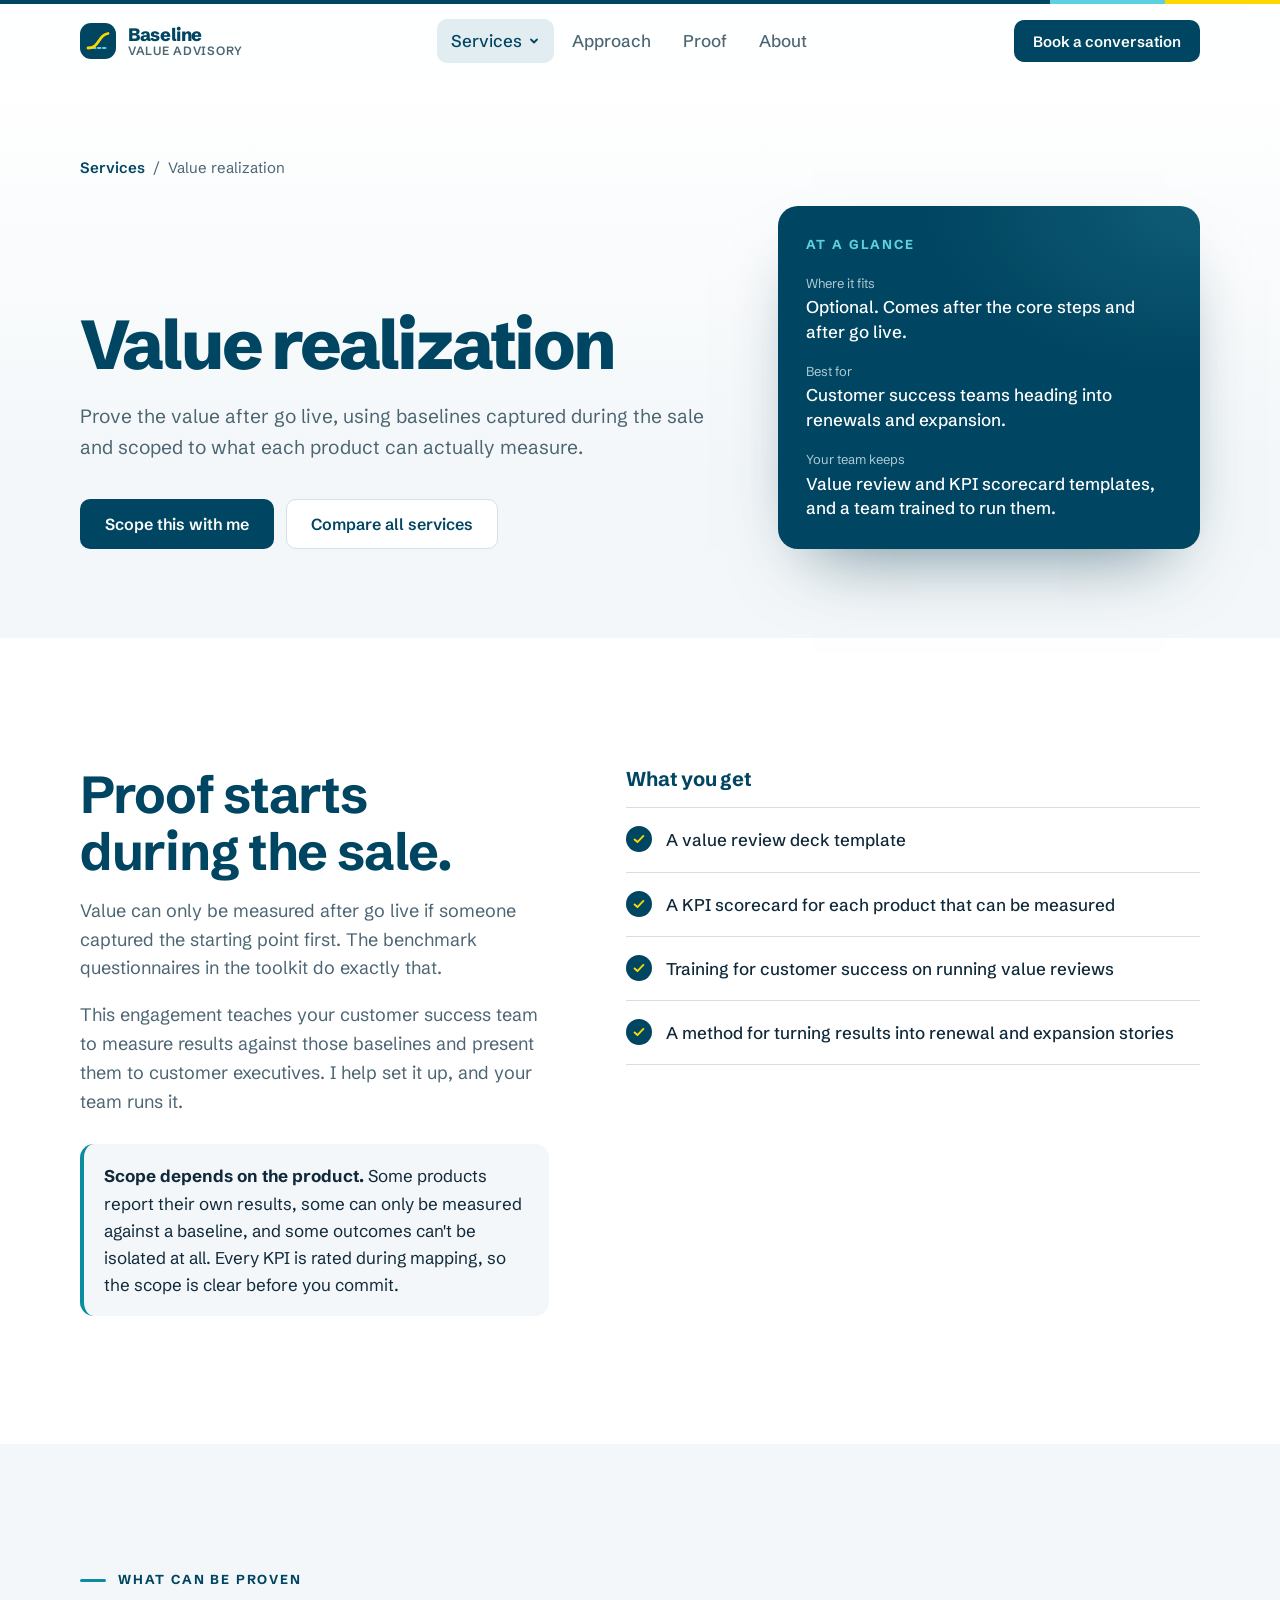
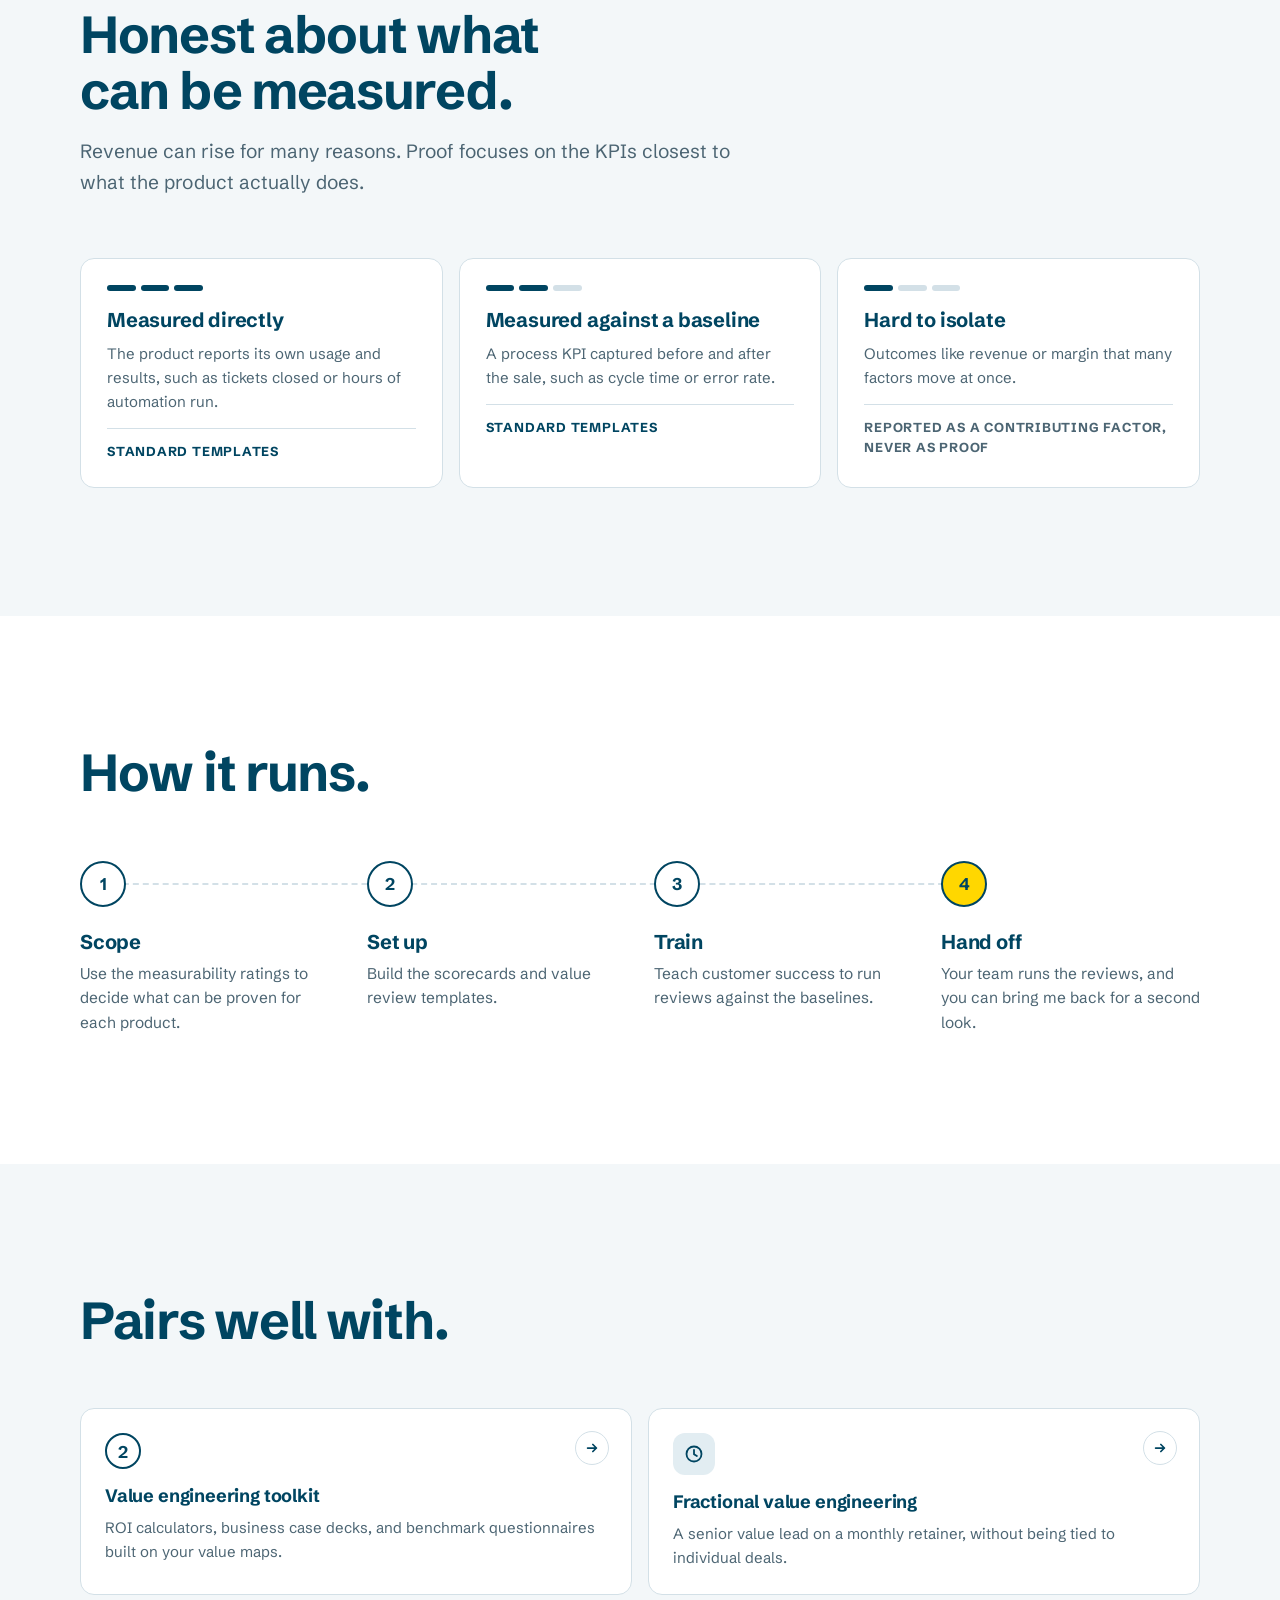
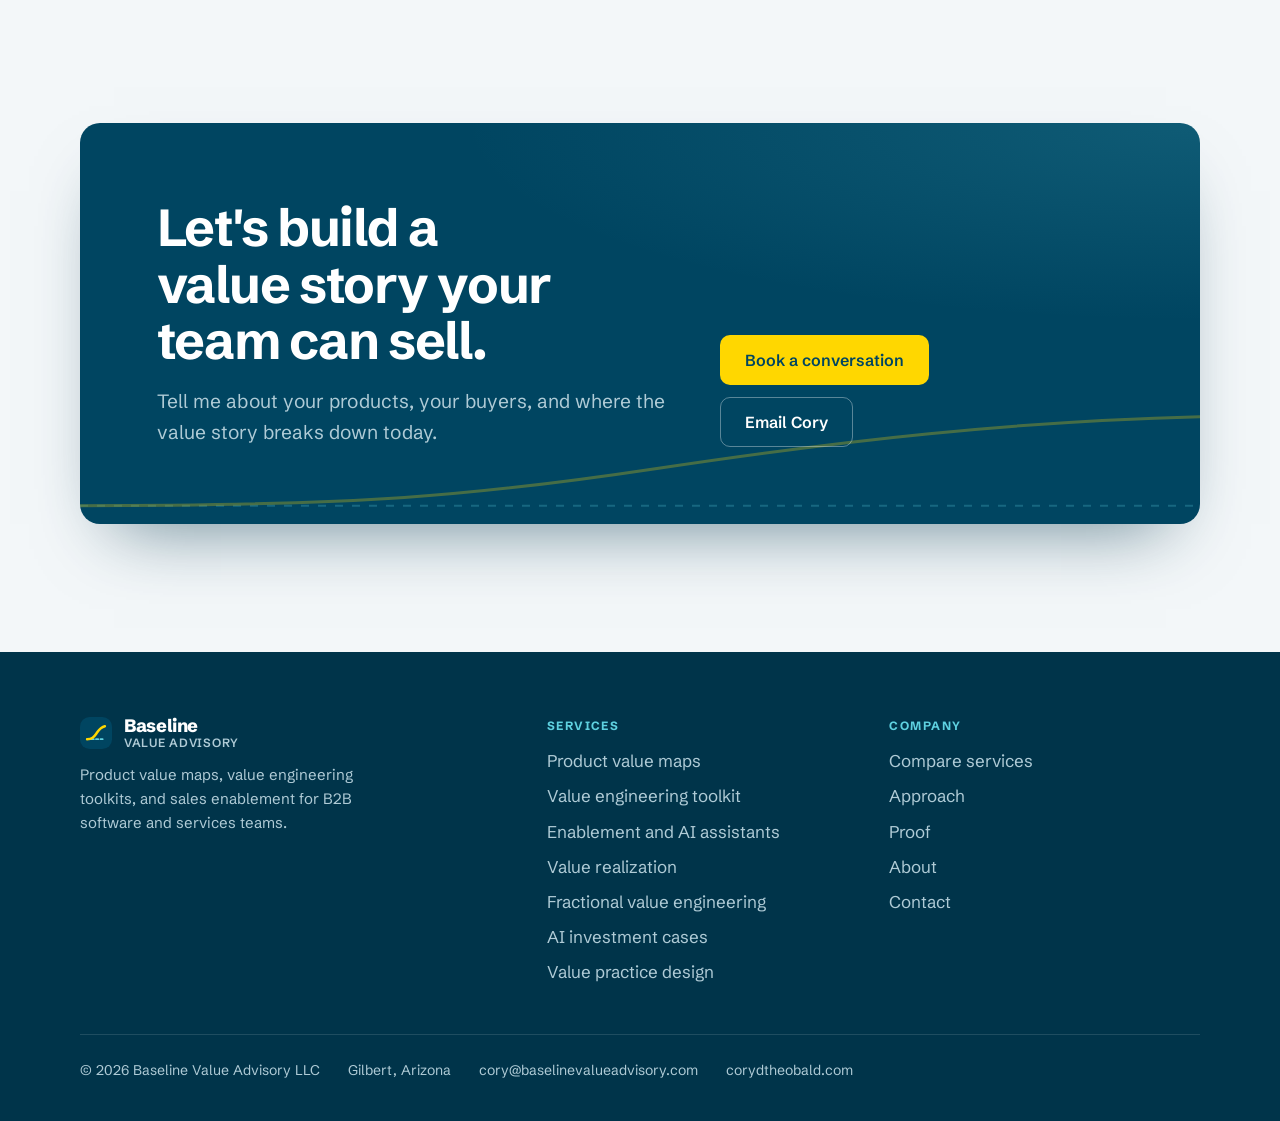
<file: services/realization.html>
<!DOCTYPE html>
<html lang="en">
<head>
<meta charset="utf-8">
<meta name="viewport" content="width=device-width, initial-scale=1">
<title>Value realization | Baseline Value Advisory</title>
<meta name="description" content="Prove value after go live, using baselines captured during the sale and scoped to what each product can measure.">
<link rel="canonical" href="https://baselinevalueadvisory.com/services/realization.html">
<meta property="og:title" content="Value realization | Baseline Value Advisory">
<meta property="og:description" content="Prove value after go live, using baselines captured during the sale and scoped to what each product can measure.">
<meta property="og:type" content="website">
<link rel="icon" href="../assets/favicon.svg" type="image/svg+xml">
<meta name="theme-color" content="#004561">
<link rel="preconnect" href="https://fonts.googleapis.com">
<link rel="preconnect" href="https://fonts.gstatic.com" crossorigin>
<link href="https://fonts.googleapis.com/css2?family=Schibsted+Grotesk:wght@400;500;600;700;800&family=Spectral:ital,wght@0,400;0,500;1,400&display=swap" rel="stylesheet">
<link rel="stylesheet" href="../assets/styles.css">
<script src="../assets/site.js" defer></script>
</head>
<body data-root="../">
<a class="skip" href="#main">Skip to content</a>
<header class="site-header">
  <div class="wrap nav">
    <a class="brand" href="../index.html" aria-label="Baseline Value Advisory home">
      <svg width="36" height="36" viewBox="0 0 36 36" aria-hidden="true"><rect class="mark-bg" width="36" height="36" rx="11"/><path class="mark-base" d="M8 25h20"/><path class="mark-line" d="M8 25c5.5 0 7.5-2.2 10.5-6.5S23 11.5 28 10.5"/></svg>
      <span><span class="brand-name">Baseline</span><span class="brand-sub">Value Advisory</span></span>
    </a>
    <nav aria-label="Primary">
      <ul class="nav-links">
        <li class="has-menu">
          <button class="menu-trigger active" type="button" aria-expanded="false" aria-controls="services-menu">Services <svg class="chev" width="12" height="12" viewBox="0 0 12 12" fill="none" stroke="currentColor" stroke-width="1.8" stroke-linecap="round" stroke-linejoin="round" aria-hidden="true"><path d="M3 4.5l3 3 3-3"/></svg></button>
          <div class="menu-panel" id="services-menu" hidden>
            <div class="menu-cols">
              <div>
                <p class="menu-group">Engagement steps</p>
                <ul><li><a href="../services/value-maps.html"><span class="menu-badge" aria-hidden="true">1</span><span><strong>Product value maps</strong><small>A value story for every product</small></span></a></li><li><a href="../services/engineering.html"><span class="menu-badge" aria-hidden="true">2</span><span><strong>Value engineering toolkit</strong><small>Calculators and business case tools</small></span></a></li><li><a href="../services/enablement.html"><span class="menu-badge" aria-hidden="true">3</span><span><strong>Enablement and AI assistants</strong><small>Reps who go three layers deep</small></span></a></li></ul>
              </div>
              <div>
                <p class="menu-group">Available on its own</p>
                <ul><li><a href="../services/realization.html" aria-current="page"><span class="menu-badge solo" aria-hidden="true"><svg width="14" height="14" viewBox="0 0 20 20" fill="none" stroke="currentColor" stroke-width="2" stroke-linecap="round" stroke-linejoin="round" aria-hidden="true"><circle cx="10" cy="10" r="7.5"/><path d="M6.5 10.2l2.4 2.3 4.6-4.8"/></svg></span><span><strong>Value realization</strong><small>Prove value after go live</small></span></a></li><li><a href="../services/fractional.html"><span class="menu-badge solo" aria-hidden="true"><svg width="14" height="14" viewBox="0 0 20 20" fill="none" stroke="currentColor" stroke-width="2" stroke-linecap="round" stroke-linejoin="round" aria-hidden="true"><circle cx="10" cy="10" r="7.5"/><path d="M10 5.8v4.4l2.9 1.9"/></svg></span><span><strong>Fractional value engineering</strong><small>A senior value lead on retainer</small></span></a></li><li><a href="../services/ai.html"><span class="menu-badge solo" aria-hidden="true"><svg width="14" height="14" viewBox="0 0 20 20" fill="none" stroke="currentColor" stroke-width="2" stroke-linecap="round" stroke-linejoin="round" aria-hidden="true"><rect x="5" y="5" width="10" height="10" rx="2"/><path d="M8 2v3M12 2v3M8 15v3M12 15v3M2 8h3M2 12h3M15 8h3M15 12h3"/></svg></span><span><strong>AI investment cases</strong><small>Where AI actually pays</small></span></a></li><li><a href="../services/practice.html"><span class="menu-badge solo" aria-hidden="true"><svg width="14" height="14" viewBox="0 0 20 20" fill="none" stroke="currentColor" stroke-width="2" stroke-linecap="round" stroke-linejoin="round" aria-hidden="true"><path d="M10 2.5l7.5 4L10 10.5 2.5 6.5z"/><path d="M2.5 10l7.5 4 7.5-4"/><path d="M2.5 13.5l7.5 4 7.5-4"/></svg></span><span><strong>Value practice design</strong><small>Build value engineering in house</small></span></a></li></ul>
              </div>
            </div>
            <a class="menu-all" href="../services.html">Compare all services <svg width="14" height="14" viewBox="0 0 16 16" fill="none" stroke="currentColor" stroke-width="2" stroke-linecap="round" stroke-linejoin="round" aria-hidden="true"><path d="M3 8h10M9 4l4 4-4 4"/></svg></a>
          </div>
        </li>
        <li><a href="../approach.html">Approach</a></li>
        <li><a href="../proof.html">Proof</a></li>
        <li><a href="../about.html">About</a></li>
      </ul>
    </nav>
    <a class="btn btn-primary btn-sm header-cta" href="https://calendar.google.com/calendar/u/0/appointments/schedules/AcZssZ1EThzE45TGTu98jqNI9MncQXDhYy7QURJlrcv0CkkxSN57MyylWtSINRgIGciwD0_F5varjsKG" target="_blank" rel="noopener">Book a conversation</a>
    <button class="menu-btn" type="button" aria-expanded="false" aria-controls="mobile-menu">
      <span class="sr-only">Menu</span>
      <span class="lines" aria-hidden="true"><span></span><span></span><span></span></span>
    </button>
  </div>
  <div class="mobile-menu" id="mobile-menu" hidden>
    <div class="wrap">
      <ul class="top">
        <li><a href="../index.html">Home</a></li>
        <li>
          <button class="sub-toggle" type="button" aria-expanded="true" aria-controls="m-services">Services <svg class="chev" width="12" height="12" viewBox="0 0 12 12" fill="none" stroke="currentColor" stroke-width="1.8" stroke-linecap="round" stroke-linejoin="round" aria-hidden="true"><path d="M3 4.5l3 3 3-3"/></svg></button>
          <ul class="sub" id="m-services">
            <li><a href="../services.html">All services</a></li>
            <li><a href="../services/value-maps.html">Product value maps</a></li><li><a href="../services/engineering.html">Value engineering toolkit</a></li><li><a href="../services/enablement.html">Enablement and AI assistants</a></li><li><a href="../services/realization.html" aria-current="page">Value realization</a></li><li><a href="../services/fractional.html">Fractional value engineering</a></li><li><a href="../services/ai.html">AI investment cases</a></li><li><a href="../services/practice.html">Value practice design</a></li>
          </ul>
        </li>
        <li><a href="../approach.html">Approach</a></li>
        <li><a href="../proof.html">Proof</a></li>
        <li><a href="../about.html">About</a></li>
        <li><a href="../contact.html">Contact</a></li>
      </ul>
      <a class="btn btn-primary" href="https://calendar.google.com/calendar/u/0/appointments/schedules/AcZssZ1EThzE45TGTu98jqNI9MncQXDhYy7QURJlrcv0CkkxSN57MyylWtSINRgIGciwD0_F5varjsKG" target="_blank" rel="noopener">Book a conversation</a>
    </div>
  </div>
</header>
<main id="main">
<section class="page-hero">
  <div class="wrap">
    <nav class="crumbs" aria-label="Breadcrumb"><a href="../services.html">Services</a><span aria-hidden="true">/</span><span aria-current="page">Value realization</span></nav>
    <div class="svc-hero">
      <div>
        <h1>Value realization</h1>
        <p class="lede">Prove the value after go live, using baselines captured during the sale and scoped to what each product can actually measure.</p>
        <div class="hero-actions">
          <a class="btn btn-primary" href="../contact.html">Scope this with me</a>
          <a class="btn btn-ghost" href="../services.html">Compare all services</a>
        </div>
      </div>
      <aside class="glance" aria-label="At a glance"><p class="glance-title">At a glance</p><dl><div><dt>Where it fits</dt><dd>Optional. Comes after the core steps and after go live.</dd></div><div><dt>Best for</dt><dd>Customer success teams heading into renewals and expansion.</dd></div><div><dt>Your team keeps</dt><dd>Value review and KPI scorecard templates, and a team trained to run them.</dd></div></dl></aside>
    </div>
  </div>
</section>
<section class="band alt" aria-labelledby="why-title">
  <div class="wrap split">
    <div>
      <h2 id="why-title">Proof starts during the sale.</h2>
      <div class="prose"><p>Value can only be measured after go live if someone captured the starting point first. The benchmark questionnaires in the toolkit do exactly that.</p><p>This engagement teaches your customer success team to measure results against those baselines and present them to customer executives. I help set it up, and your team runs it.</p></div>
      <p class="callout"><strong>Scope depends on the product.</strong> Some products report their own results, some can only be measured against a baseline, and some outcomes can't be isolated at all. Every KPI is rated during mapping, so the scope is clear before you commit.</p>
    </div>
    <div>
      <h3 class="list-title">What you get</h3>
      <ul class="checklist"><li><span class="check" aria-hidden="true"><svg width="14" height="14" viewBox="0 0 16 16" fill="none" stroke="currentColor" stroke-width="2.2" stroke-linecap="round" stroke-linejoin="round" aria-hidden="true"><path d="M3 8.5l3.2 3L13 4.5"/></svg></span><span>A value review deck template</span></li><li><span class="check" aria-hidden="true"><svg width="14" height="14" viewBox="0 0 16 16" fill="none" stroke="currentColor" stroke-width="2.2" stroke-linecap="round" stroke-linejoin="round" aria-hidden="true"><path d="M3 8.5l3.2 3L13 4.5"/></svg></span><span>A KPI scorecard for each product that can be measured</span></li><li><span class="check" aria-hidden="true"><svg width="14" height="14" viewBox="0 0 16 16" fill="none" stroke="currentColor" stroke-width="2.2" stroke-linecap="round" stroke-linejoin="round" aria-hidden="true"><path d="M3 8.5l3.2 3L13 4.5"/></svg></span><span>Training for customer success on running value reviews</span></li><li><span class="check" aria-hidden="true"><svg width="14" height="14" viewBox="0 0 16 16" fill="none" stroke="currentColor" stroke-width="2.2" stroke-linecap="round" stroke-linejoin="round" aria-hidden="true"><path d="M3 8.5l3.2 3L13 4.5"/></svg></span><span>A method for turning results into renewal and expansion stories</span></li></ul>
    </div>
  </div>
</section>
<section class="band" aria-labelledby="rating-title">
  <div class="wrap">
    <div class="section-head">
      <p class="eyebrow">What can be proven</p>
      <h2 id="rating-title">Honest about what can be measured.</h2>
      <p class="lede">Revenue can rise for many reasons. Proof focuses on the KPIs closest to what the product actually does.</p>
    </div>
    <div class="ratings">
      <div class="rating"><span class="rating-bars" aria-hidden="true"><i class="on"></i><i class="on"></i><i class="on"></i></span><h3>Measured directly</h3><p>The product reports its own usage and results, such as tickets closed or hours of automation run.</p><p class="rating-note">Standard templates</p></div>
      <div class="rating"><span class="rating-bars" aria-hidden="true"><i class="on"></i><i class="on"></i><i></i></span><h3>Measured against a baseline</h3><p>A process KPI captured before and after the sale, such as cycle time or error rate.</p><p class="rating-note">Standard templates</p></div>
      <div class="rating"><span class="rating-bars" aria-hidden="true"><i class="on"></i><i></i><i></i></span><h3>Hard to isolate</h3><p>Outcomes like revenue or margin that many factors move at once.</p><p class="rating-note soft">Reported as a contributing factor, never as proof</p></div>
    </div>
  </div>
</section>
<section class="band alt" aria-labelledby="how-title">
  <div class="wrap">
    <div class="section-head"><h2 id="how-title">How it runs.</h2></div>
    <ol class="steps"><li><span class="step-num" aria-hidden="true">1</span><h3>Scope</h3><p>Use the measurability ratings to decide what can be proven for each product.</p></li><li><span class="step-num" aria-hidden="true">2</span><h3>Set up</h3><p>Build the scorecards and value review templates.</p></li><li><span class="step-num" aria-hidden="true">3</span><h3>Train</h3><p>Teach customer success to run reviews against the baselines.</p></li><li><span class="step-num" aria-hidden="true">4</span><h3>Hand off</h3><p>Your team runs the reviews, and you can bring me back for a second look.</p></li></ol>
  </div>
</section>
<section class="band" aria-labelledby="pairs-title">
  <div class="wrap">
    <div class="section-head"><h2 id="pairs-title">Pairs well with.</h2></div>
    <div class="link-grid two"><a class="link-card" href="../services/engineering.html"><span class="badge" aria-hidden="true">2</span><h3>Value engineering toolkit</h3><p>ROI calculators, business case decks, and benchmark questionnaires built on your value maps.</p><span class="go" aria-hidden="true"><svg width="14" height="14" viewBox="0 0 16 16" fill="none" stroke="currentColor" stroke-width="2" stroke-linecap="round" stroke-linejoin="round" aria-hidden="true"><path d="M3 8h10M9 4l4 4-4 4"/></svg></span></a><a class="link-card" href="../services/fractional.html"><span class="icon" aria-hidden="true"><svg width="20" height="20" viewBox="0 0 20 20" fill="none" stroke="currentColor" stroke-width="1.8" stroke-linecap="round" stroke-linejoin="round" aria-hidden="true"><circle cx="10" cy="10" r="7.5"/><path d="M10 5.8v4.4l2.9 1.9"/></svg></span><h3>Fractional value engineering</h3><p>A senior value lead on a monthly retainer, without being tied to individual deals.</p><span class="go" aria-hidden="true"><svg width="14" height="14" viewBox="0 0 16 16" fill="none" stroke="currentColor" stroke-width="2" stroke-linecap="round" stroke-linejoin="round" aria-hidden="true"><path d="M3 8h10M9 4l4 4-4 4"/></svg></span></a></div>
  </div>
</section>
<section class="band contact-band" aria-labelledby="cta-title">
  <div class="wrap">
    <div class="contact">
      <svg class="deco" viewBox="0 0 1200 240" preserveAspectRatio="none" fill="none" aria-hidden="true">
          <path d="M0 200h1200" stroke="rgba(94,209,224,.45)" stroke-width="2" stroke-dasharray="8 9" vector-effect="non-scaling-stroke"/>
          <path d="M0 200c300 0 420-20 620-80s380-100 580-110" stroke="rgba(255,215,0,.5)" stroke-width="3" vector-effect="non-scaling-stroke"/>
        </svg>
      <div>
        <h2 id="cta-title">Let's build a value story your team can sell.</h2>
        <p class="lede">Tell me about your products, your buyers, and where the value story breaks down today.</p>
      </div>
      <div class="contact-actions">
        <a class="btn btn-accent" href="https://calendar.google.com/calendar/u/0/appointments/schedules/AcZssZ1EThzE45TGTu98jqNI9MncQXDhYy7QURJlrcv0CkkxSN57MyylWtSINRgIGciwD0_F5varjsKG" target="_blank" rel="noopener">Book a conversation</a>
        <a class="btn btn-light" href="mailto:cory@baselinevalueadvisory.com?subject=Conversation%20request">Email Cory</a>
      </div>
    </div>
  </div>
</section></main>
<footer class="site-footer">
  <div class="wrap">
    <div class="footer-grid">
      <div class="footer-brand">
        <a class="brand" href="../index.html"><svg width="32" height="32" viewBox="0 0 36 36" aria-hidden="true"><rect class="mark-bg" width="36" height="36" rx="11"/><path class="mark-base" d="M8 25h20"/><path class="mark-line" d="M8 25c5.5 0 7.5-2.2 10.5-6.5S23 11.5 28 10.5"/></svg><span><span class="brand-name">Baseline</span><span class="brand-sub">Value Advisory</span></span></a>
        <p>Product value maps, value engineering toolkits, and sales enablement for B2B software and services teams.</p>
      </div>
      <div><p class="footer-head">Services</p><ul class="footer-links"><li><a href="../services/value-maps.html">Product value maps</a></li><li><a href="../services/engineering.html">Value engineering toolkit</a></li><li><a href="../services/enablement.html">Enablement and AI assistants</a></li><li><a href="../services/realization.html">Value realization</a></li><li><a href="../services/fractional.html">Fractional value engineering</a></li><li><a href="../services/ai.html">AI investment cases</a></li><li><a href="../services/practice.html">Value practice design</a></li></ul></div>
      <div><p class="footer-head">Company</p><ul class="footer-links">
        <li><a href="../services.html">Compare services</a></li>
        <li><a href="../approach.html">Approach</a></li>
        <li><a href="../proof.html">Proof</a></li>
        <li><a href="../about.html">About</a></li>
        <li><a href="../contact.html">Contact</a></li>
      </ul></div>
    </div>
    <div class="legal">
      <span>© 2026 Baseline Value Advisory LLC</span>
      <span>Gilbert, Arizona</span>
      <a href="mailto:cory@baselinevalueadvisory.com">cory@baselinevalueadvisory.com</a>
      <a href="https://corydtheobald.com/" target="_blank" rel="noopener">corydtheobald.com</a>
    </div>
  </div>
</footer>
</body>
</html>
</file>
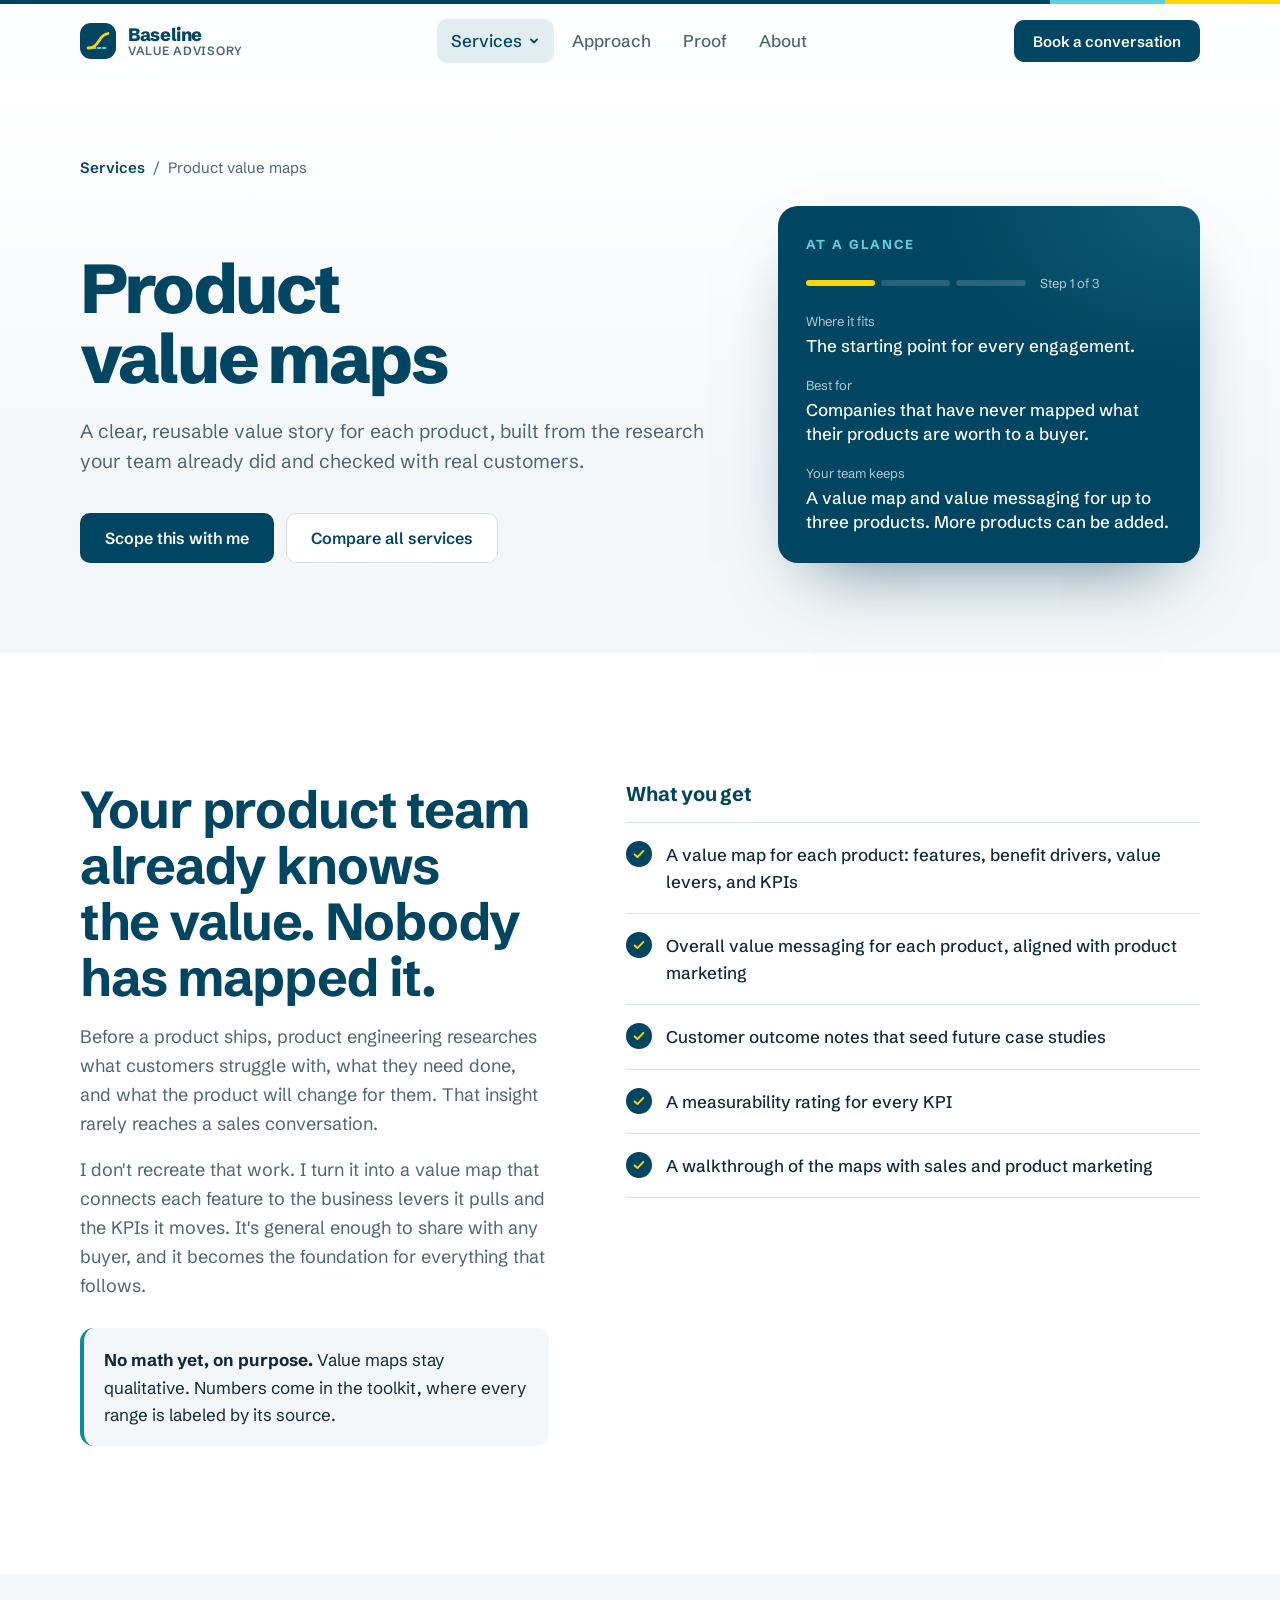
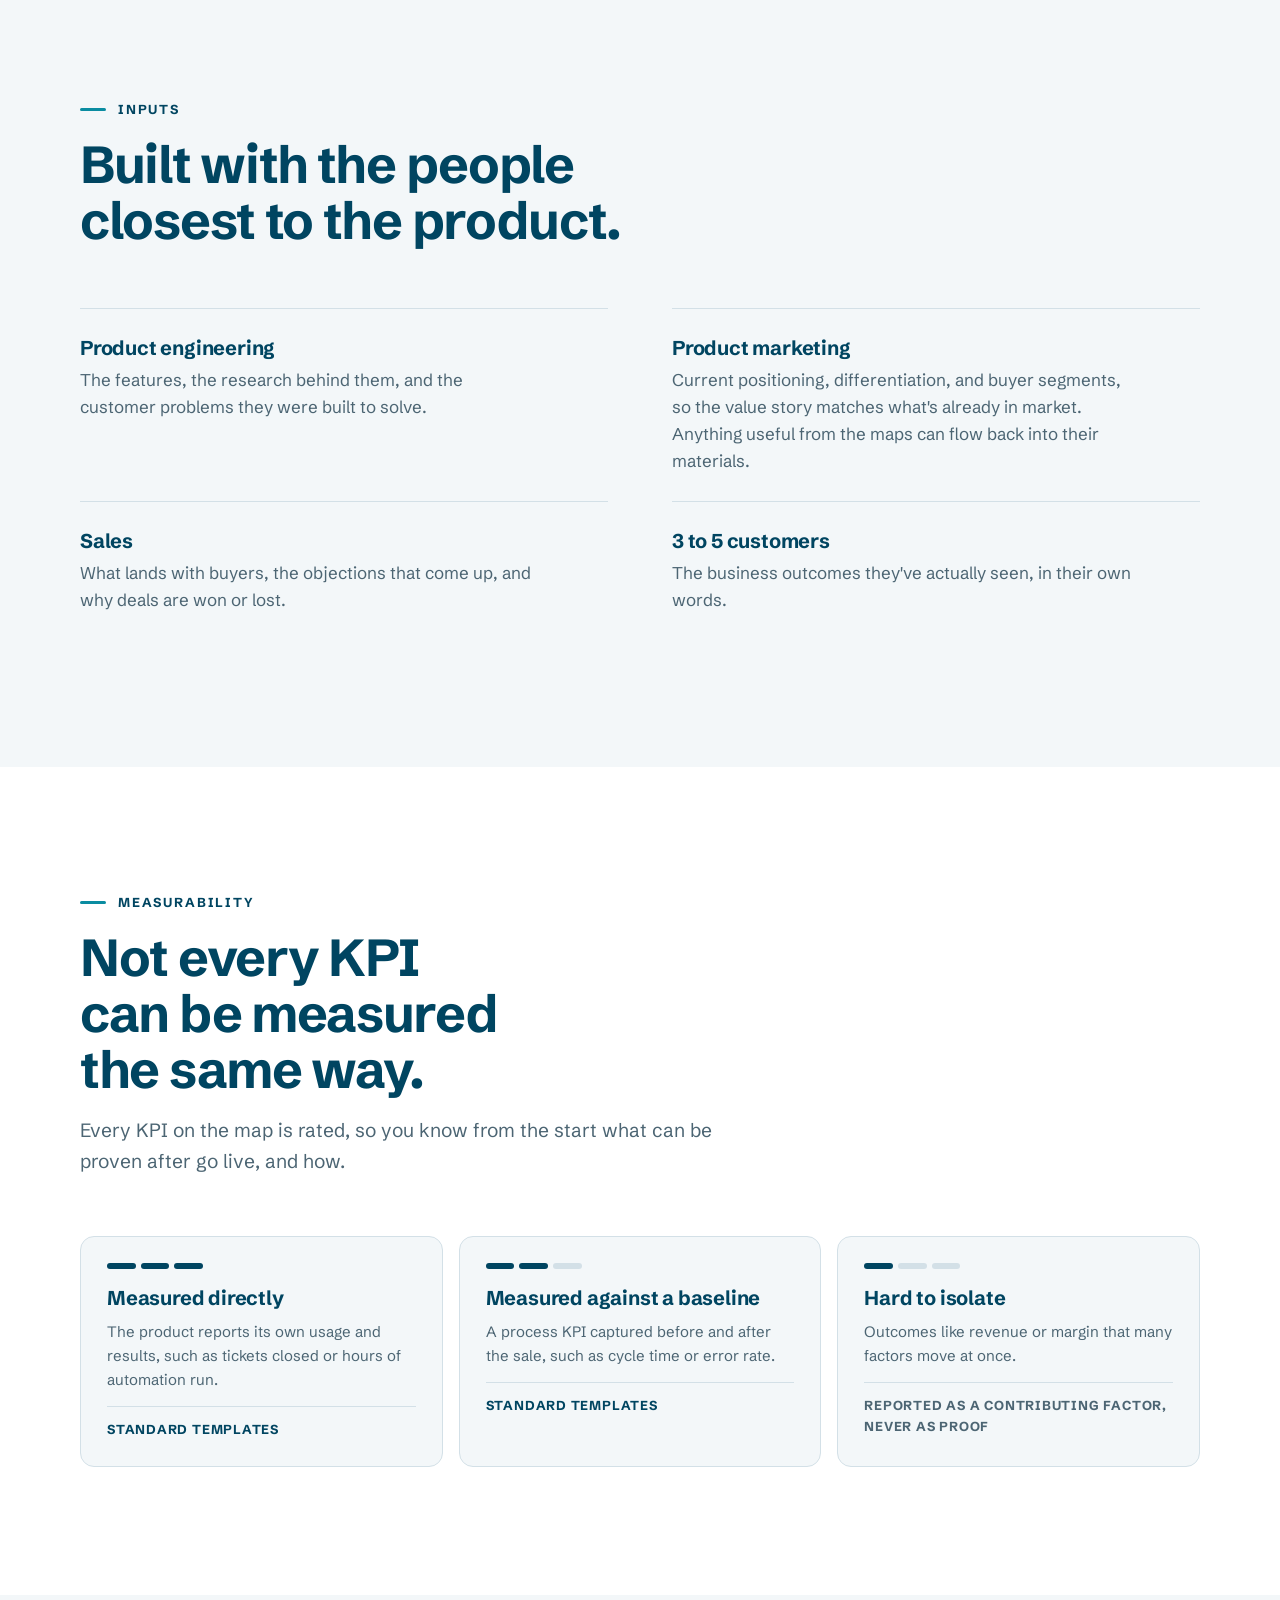
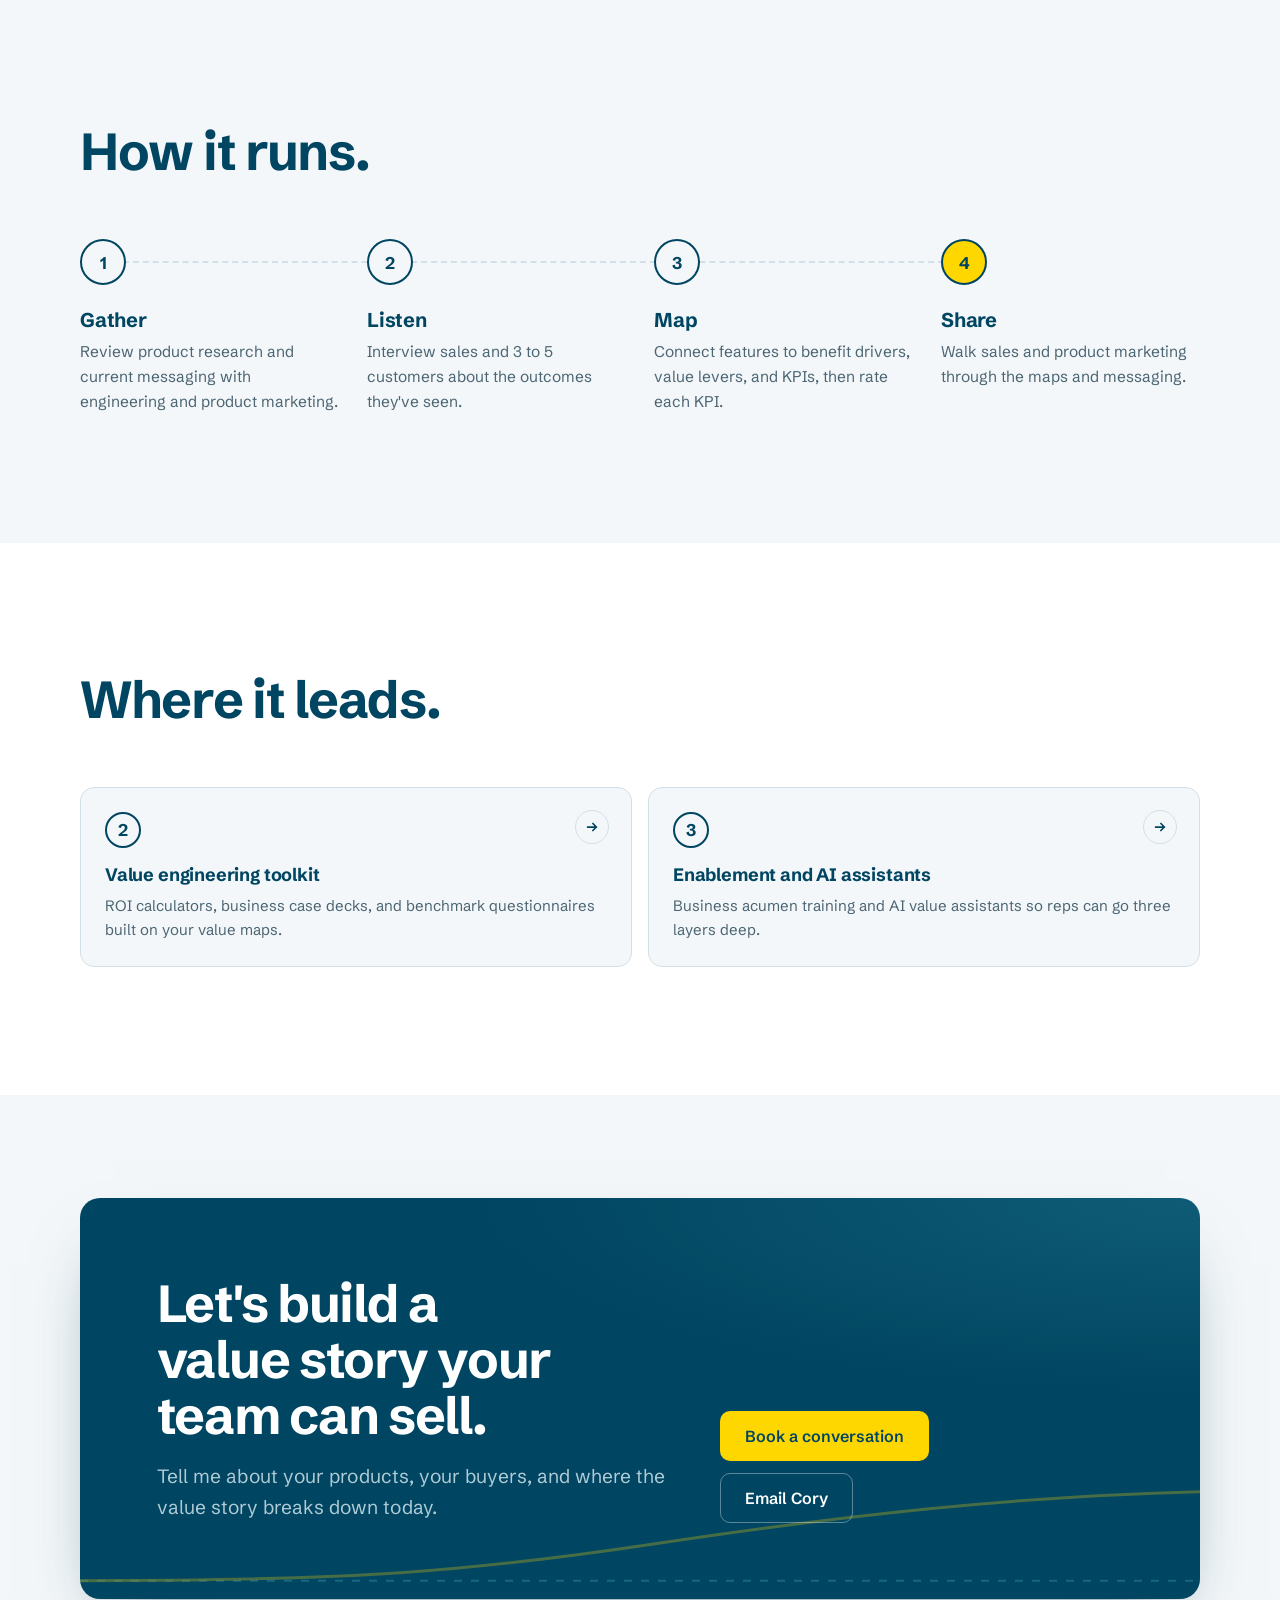
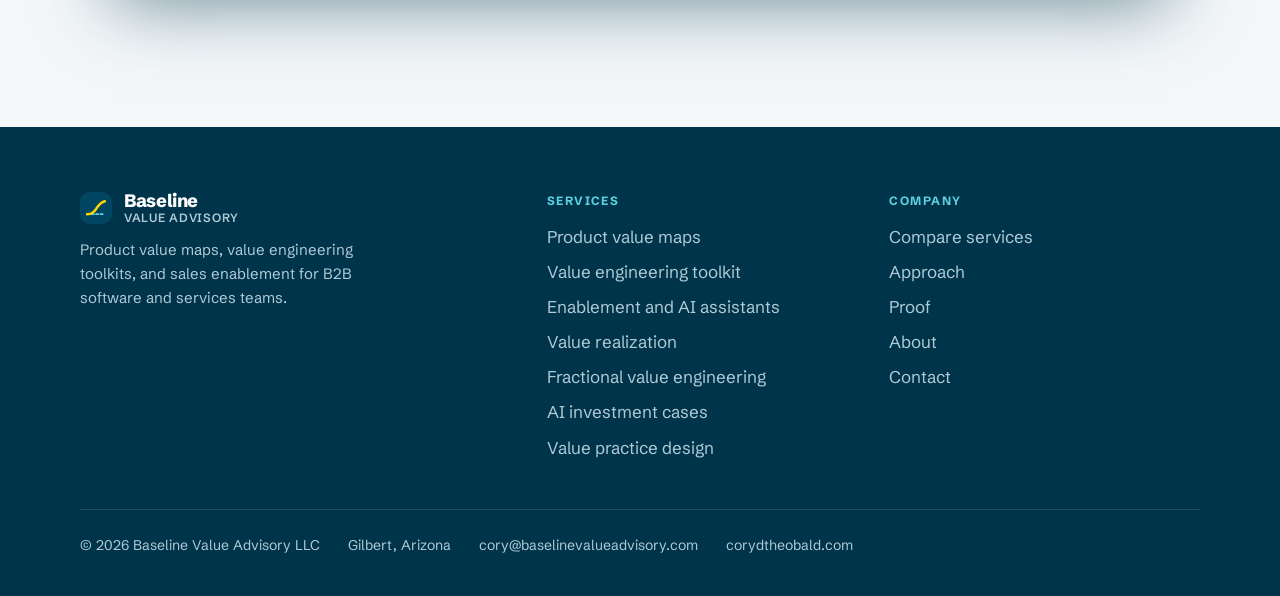
<file: services/value-maps.html>
<!DOCTYPE html>
<html lang="en">
<head>
<meta charset="utf-8">
<meta name="viewport" content="width=device-width, initial-scale=1">
<title>Product value maps | Baseline Value Advisory</title>
<meta name="description" content="A value map and value messaging for up to three products, built with the people who designed them and checked with real customers.">
<link rel="canonical" href="https://baselinevalueadvisory.com/services/value-maps.html">
<meta property="og:title" content="Product value maps | Baseline Value Advisory">
<meta property="og:description" content="A value map and value messaging for up to three products, built with the people who designed them and checked with real customers.">
<meta property="og:type" content="website">
<link rel="icon" href="../assets/favicon.svg" type="image/svg+xml">
<meta name="theme-color" content="#004561">
<link rel="preconnect" href="https://fonts.googleapis.com">
<link rel="preconnect" href="https://fonts.gstatic.com" crossorigin>
<link href="https://fonts.googleapis.com/css2?family=Schibsted+Grotesk:wght@400;500;600;700;800&family=Spectral:ital,wght@0,400;0,500;1,400&display=swap" rel="stylesheet">
<link rel="stylesheet" href="../assets/styles.css">
<script src="../assets/site.js" defer></script>
</head>
<body data-root="../">
<a class="skip" href="#main">Skip to content</a>
<header class="site-header">
  <div class="wrap nav">
    <a class="brand" href="../index.html" aria-label="Baseline Value Advisory home">
      <svg width="36" height="36" viewBox="0 0 36 36" aria-hidden="true"><rect class="mark-bg" width="36" height="36" rx="11"/><path class="mark-base" d="M8 25h20"/><path class="mark-line" d="M8 25c5.5 0 7.5-2.2 10.5-6.5S23 11.5 28 10.5"/></svg>
      <span><span class="brand-name">Baseline</span><span class="brand-sub">Value Advisory</span></span>
    </a>
    <nav aria-label="Primary">
      <ul class="nav-links">
        <li class="has-menu">
          <button class="menu-trigger active" type="button" aria-expanded="false" aria-controls="services-menu">Services <svg class="chev" width="12" height="12" viewBox="0 0 12 12" fill="none" stroke="currentColor" stroke-width="1.8" stroke-linecap="round" stroke-linejoin="round" aria-hidden="true"><path d="M3 4.5l3 3 3-3"/></svg></button>
          <div class="menu-panel" id="services-menu" hidden>
            <div class="menu-cols">
              <div>
                <p class="menu-group">Engagement steps</p>
                <ul><li><a href="../services/value-maps.html" aria-current="page"><span class="menu-badge" aria-hidden="true">1</span><span><strong>Product value maps</strong><small>A value story for every product</small></span></a></li><li><a href="../services/engineering.html"><span class="menu-badge" aria-hidden="true">2</span><span><strong>Value engineering toolkit</strong><small>Calculators and business case tools</small></span></a></li><li><a href="../services/enablement.html"><span class="menu-badge" aria-hidden="true">3</span><span><strong>Enablement and AI assistants</strong><small>Reps who go three layers deep</small></span></a></li></ul>
              </div>
              <div>
                <p class="menu-group">Available on its own</p>
                <ul><li><a href="../services/realization.html"><span class="menu-badge solo" aria-hidden="true"><svg width="14" height="14" viewBox="0 0 20 20" fill="none" stroke="currentColor" stroke-width="2" stroke-linecap="round" stroke-linejoin="round" aria-hidden="true"><circle cx="10" cy="10" r="7.5"/><path d="M6.5 10.2l2.4 2.3 4.6-4.8"/></svg></span><span><strong>Value realization</strong><small>Prove value after go live</small></span></a></li><li><a href="../services/fractional.html"><span class="menu-badge solo" aria-hidden="true"><svg width="14" height="14" viewBox="0 0 20 20" fill="none" stroke="currentColor" stroke-width="2" stroke-linecap="round" stroke-linejoin="round" aria-hidden="true"><circle cx="10" cy="10" r="7.5"/><path d="M10 5.8v4.4l2.9 1.9"/></svg></span><span><strong>Fractional value engineering</strong><small>A senior value lead on retainer</small></span></a></li><li><a href="../services/ai.html"><span class="menu-badge solo" aria-hidden="true"><svg width="14" height="14" viewBox="0 0 20 20" fill="none" stroke="currentColor" stroke-width="2" stroke-linecap="round" stroke-linejoin="round" aria-hidden="true"><rect x="5" y="5" width="10" height="10" rx="2"/><path d="M8 2v3M12 2v3M8 15v3M12 15v3M2 8h3M2 12h3M15 8h3M15 12h3"/></svg></span><span><strong>AI investment cases</strong><small>Where AI actually pays</small></span></a></li><li><a href="../services/practice.html"><span class="menu-badge solo" aria-hidden="true"><svg width="14" height="14" viewBox="0 0 20 20" fill="none" stroke="currentColor" stroke-width="2" stroke-linecap="round" stroke-linejoin="round" aria-hidden="true"><path d="M10 2.5l7.5 4L10 10.5 2.5 6.5z"/><path d="M2.5 10l7.5 4 7.5-4"/><path d="M2.5 13.5l7.5 4 7.5-4"/></svg></span><span><strong>Value practice design</strong><small>Build value engineering in house</small></span></a></li></ul>
              </div>
            </div>
            <a class="menu-all" href="../services.html">Compare all services <svg width="14" height="14" viewBox="0 0 16 16" fill="none" stroke="currentColor" stroke-width="2" stroke-linecap="round" stroke-linejoin="round" aria-hidden="true"><path d="M3 8h10M9 4l4 4-4 4"/></svg></a>
          </div>
        </li>
        <li><a href="../approach.html">Approach</a></li>
        <li><a href="../proof.html">Proof</a></li>
        <li><a href="../about.html">About</a></li>
      </ul>
    </nav>
    <a class="btn btn-primary btn-sm header-cta" href="https://calendar.google.com/calendar/u/0/appointments/schedules/AcZssZ1EThzE45TGTu98jqNI9MncQXDhYy7QURJlrcv0CkkxSN57MyylWtSINRgIGciwD0_F5varjsKG" target="_blank" rel="noopener">Book a conversation</a>
    <button class="menu-btn" type="button" aria-expanded="false" aria-controls="mobile-menu">
      <span class="sr-only">Menu</span>
      <span class="lines" aria-hidden="true"><span></span><span></span><span></span></span>
    </button>
  </div>
  <div class="mobile-menu" id="mobile-menu" hidden>
    <div class="wrap">
      <ul class="top">
        <li><a href="../index.html">Home</a></li>
        <li>
          <button class="sub-toggle" type="button" aria-expanded="true" aria-controls="m-services">Services <svg class="chev" width="12" height="12" viewBox="0 0 12 12" fill="none" stroke="currentColor" stroke-width="1.8" stroke-linecap="round" stroke-linejoin="round" aria-hidden="true"><path d="M3 4.5l3 3 3-3"/></svg></button>
          <ul class="sub" id="m-services">
            <li><a href="../services.html">All services</a></li>
            <li><a href="../services/value-maps.html" aria-current="page">Product value maps</a></li><li><a href="../services/engineering.html">Value engineering toolkit</a></li><li><a href="../services/enablement.html">Enablement and AI assistants</a></li><li><a href="../services/realization.html">Value realization</a></li><li><a href="../services/fractional.html">Fractional value engineering</a></li><li><a href="../services/ai.html">AI investment cases</a></li><li><a href="../services/practice.html">Value practice design</a></li>
          </ul>
        </li>
        <li><a href="../approach.html">Approach</a></li>
        <li><a href="../proof.html">Proof</a></li>
        <li><a href="../about.html">About</a></li>
        <li><a href="../contact.html">Contact</a></li>
      </ul>
      <a class="btn btn-primary" href="https://calendar.google.com/calendar/u/0/appointments/schedules/AcZssZ1EThzE45TGTu98jqNI9MncQXDhYy7QURJlrcv0CkkxSN57MyylWtSINRgIGciwD0_F5varjsKG" target="_blank" rel="noopener">Book a conversation</a>
    </div>
  </div>
</header>
<main id="main">
<section class="page-hero">
  <div class="wrap">
    <nav class="crumbs" aria-label="Breadcrumb"><a href="../services.html">Services</a><span aria-hidden="true">/</span><span aria-current="page">Product value maps</span></nav>
    <div class="svc-hero">
      <div>
        <h1>Product value maps</h1>
        <p class="lede">A clear, reusable value story for each product, built from the research your team already did and checked with real customers.</p>
        <div class="hero-actions">
          <a class="btn btn-primary" href="../contact.html">Scope this with me</a>
          <a class="btn btn-ghost" href="../services.html">Compare all services</a>
        </div>
      </div>
      <aside class="glance" aria-label="At a glance"><p class="glance-title">At a glance</p><div class="meter"><span class="meter-bars" aria-hidden="true"><i class="on"></i><i></i><i></i></span><span>Step 1 of 3</span></div><dl><div><dt>Where it fits</dt><dd>The starting point for every engagement.</dd></div><div><dt>Best for</dt><dd>Companies that have never mapped what their products are worth to a buyer.</dd></div><div><dt>Your team keeps</dt><dd>A value map and value messaging for up to three products. More products can be added.</dd></div></dl></aside>
    </div>
  </div>
</section>
<section class="band alt" aria-labelledby="why-title">
  <div class="wrap split">
    <div>
      <h2 id="why-title">Your product team already knows the value. Nobody has mapped it.</h2>
      <div class="prose"><p>Before a product ships, product engineering researches what customers struggle with, what they need done, and what the product will change for them. That insight rarely reaches a sales conversation.</p><p>I don't recreate that work. I turn it into a value map that connects each feature to the business levers it pulls and the KPIs it moves. It's general enough to share with any buyer, and it becomes the foundation for everything that follows.</p></div>
      <p class="callout"><strong>No math yet, on purpose.</strong> Value maps stay qualitative. Numbers come in the toolkit, where every range is labeled by its source.</p>
    </div>
    <div>
      <h3 class="list-title">What you get</h3>
      <ul class="checklist"><li><span class="check" aria-hidden="true"><svg width="14" height="14" viewBox="0 0 16 16" fill="none" stroke="currentColor" stroke-width="2.2" stroke-linecap="round" stroke-linejoin="round" aria-hidden="true"><path d="M3 8.5l3.2 3L13 4.5"/></svg></span><span>A value map for each product: features, benefit drivers, value levers, and KPIs</span></li><li><span class="check" aria-hidden="true"><svg width="14" height="14" viewBox="0 0 16 16" fill="none" stroke="currentColor" stroke-width="2.2" stroke-linecap="round" stroke-linejoin="round" aria-hidden="true"><path d="M3 8.5l3.2 3L13 4.5"/></svg></span><span>Overall value messaging for each product, aligned with product marketing</span></li><li><span class="check" aria-hidden="true"><svg width="14" height="14" viewBox="0 0 16 16" fill="none" stroke="currentColor" stroke-width="2.2" stroke-linecap="round" stroke-linejoin="round" aria-hidden="true"><path d="M3 8.5l3.2 3L13 4.5"/></svg></span><span>Customer outcome notes that seed future case studies</span></li><li><span class="check" aria-hidden="true"><svg width="14" height="14" viewBox="0 0 16 16" fill="none" stroke="currentColor" stroke-width="2.2" stroke-linecap="round" stroke-linejoin="round" aria-hidden="true"><path d="M3 8.5l3.2 3L13 4.5"/></svg></span><span>A measurability rating for every KPI</span></li><li><span class="check" aria-hidden="true"><svg width="14" height="14" viewBox="0 0 16 16" fill="none" stroke="currentColor" stroke-width="2.2" stroke-linecap="round" stroke-linejoin="round" aria-hidden="true"><path d="M3 8.5l3.2 3L13 4.5"/></svg></span><span>A walkthrough of the maps with sales and product marketing</span></li></ul>
    </div>
  </div>
</section>
<section class="band" aria-labelledby="who-title">
  <div class="wrap">
    <div class="section-head">
      <p class="eyebrow">Inputs</p>
      <h2 id="who-title">Built with the people closest to the product.</h2>
    </div>
    <div class="principles"><div><h3>Product engineering</h3><p>The features, the research behind them, and the customer problems they were built to solve.</p></div><div><h3>Product marketing</h3><p>Current positioning, differentiation, and buyer segments, so the value story matches what's already in market. Anything useful from the maps can flow back into their materials.</p></div><div><h3>Sales</h3><p>What lands with buyers, the objections that come up, and why deals are won or lost.</p></div><div><h3>3 to 5 customers</h3><p>The business outcomes they've actually seen, in their own words.</p></div></div>
  </div>
</section>
<section class="band alt" aria-labelledby="rating-title">
  <div class="wrap">
    <div class="section-head">
      <p class="eyebrow">Measurability</p>
      <h2 id="rating-title">Not every KPI can be measured the same way.</h2>
      <p class="lede">Every KPI on the map is rated, so you know from the start what can be proven after go live, and how.</p>
    </div>
    <div class="ratings">
      <div class="rating"><span class="rating-bars" aria-hidden="true"><i class="on"></i><i class="on"></i><i class="on"></i></span><h3>Measured directly</h3><p>The product reports its own usage and results, such as tickets closed or hours of automation run.</p><p class="rating-note">Standard templates</p></div>
      <div class="rating"><span class="rating-bars" aria-hidden="true"><i class="on"></i><i class="on"></i><i></i></span><h3>Measured against a baseline</h3><p>A process KPI captured before and after the sale, such as cycle time or error rate.</p><p class="rating-note">Standard templates</p></div>
      <div class="rating"><span class="rating-bars" aria-hidden="true"><i class="on"></i><i></i><i></i></span><h3>Hard to isolate</h3><p>Outcomes like revenue or margin that many factors move at once.</p><p class="rating-note soft">Reported as a contributing factor, never as proof</p></div>
    </div>
  </div>
</section>
<section class="band" aria-labelledby="how-title">
  <div class="wrap">
    <div class="section-head"><h2 id="how-title">How it runs.</h2></div>
    <ol class="steps"><li><span class="step-num" aria-hidden="true">1</span><h3>Gather</h3><p>Review product research and current messaging with engineering and product marketing.</p></li><li><span class="step-num" aria-hidden="true">2</span><h3>Listen</h3><p>Interview sales and 3 to 5 customers about the outcomes they've seen.</p></li><li><span class="step-num" aria-hidden="true">3</span><h3>Map</h3><p>Connect features to benefit drivers, value levers, and KPIs, then rate each KPI.</p></li><li><span class="step-num" aria-hidden="true">4</span><h3>Share</h3><p>Walk sales and product marketing through the maps and messaging.</p></li></ol>
  </div>
</section>
<section class="band alt" aria-labelledby="pairs-title">
  <div class="wrap">
    <div class="section-head"><h2 id="pairs-title">Where it leads.</h2></div>
    <div class="link-grid two"><a class="link-card" href="../services/engineering.html"><span class="badge" aria-hidden="true">2</span><h3>Value engineering toolkit</h3><p>ROI calculators, business case decks, and benchmark questionnaires built on your value maps.</p><span class="go" aria-hidden="true"><svg width="14" height="14" viewBox="0 0 16 16" fill="none" stroke="currentColor" stroke-width="2" stroke-linecap="round" stroke-linejoin="round" aria-hidden="true"><path d="M3 8h10M9 4l4 4-4 4"/></svg></span></a><a class="link-card" href="../services/enablement.html"><span class="badge" aria-hidden="true">3</span><h3>Enablement and AI assistants</h3><p>Business acumen training and AI value assistants so reps can go three layers deep.</p><span class="go" aria-hidden="true"><svg width="14" height="14" viewBox="0 0 16 16" fill="none" stroke="currentColor" stroke-width="2" stroke-linecap="round" stroke-linejoin="round" aria-hidden="true"><path d="M3 8h10M9 4l4 4-4 4"/></svg></span></a></div>
  </div>
</section>
<section class="band contact-band" aria-labelledby="cta-title">
  <div class="wrap">
    <div class="contact">
      <svg class="deco" viewBox="0 0 1200 240" preserveAspectRatio="none" fill="none" aria-hidden="true">
          <path d="M0 200h1200" stroke="rgba(94,209,224,.45)" stroke-width="2" stroke-dasharray="8 9" vector-effect="non-scaling-stroke"/>
          <path d="M0 200c300 0 420-20 620-80s380-100 580-110" stroke="rgba(255,215,0,.5)" stroke-width="3" vector-effect="non-scaling-stroke"/>
        </svg>
      <div>
        <h2 id="cta-title">Let's build a value story your team can sell.</h2>
        <p class="lede">Tell me about your products, your buyers, and where the value story breaks down today.</p>
      </div>
      <div class="contact-actions">
        <a class="btn btn-accent" href="https://calendar.google.com/calendar/u/0/appointments/schedules/AcZssZ1EThzE45TGTu98jqNI9MncQXDhYy7QURJlrcv0CkkxSN57MyylWtSINRgIGciwD0_F5varjsKG" target="_blank" rel="noopener">Book a conversation</a>
        <a class="btn btn-light" href="mailto:cory@baselinevalueadvisory.com?subject=Conversation%20request">Email Cory</a>
      </div>
    </div>
  </div>
</section></main>
<footer class="site-footer">
  <div class="wrap">
    <div class="footer-grid">
      <div class="footer-brand">
        <a class="brand" href="../index.html"><svg width="32" height="32" viewBox="0 0 36 36" aria-hidden="true"><rect class="mark-bg" width="36" height="36" rx="11"/><path class="mark-base" d="M8 25h20"/><path class="mark-line" d="M8 25c5.5 0 7.5-2.2 10.5-6.5S23 11.5 28 10.5"/></svg><span><span class="brand-name">Baseline</span><span class="brand-sub">Value Advisory</span></span></a>
        <p>Product value maps, value engineering toolkits, and sales enablement for B2B software and services teams.</p>
      </div>
      <div><p class="footer-head">Services</p><ul class="footer-links"><li><a href="../services/value-maps.html">Product value maps</a></li><li><a href="../services/engineering.html">Value engineering toolkit</a></li><li><a href="../services/enablement.html">Enablement and AI assistants</a></li><li><a href="../services/realization.html">Value realization</a></li><li><a href="../services/fractional.html">Fractional value engineering</a></li><li><a href="../services/ai.html">AI investment cases</a></li><li><a href="../services/practice.html">Value practice design</a></li></ul></div>
      <div><p class="footer-head">Company</p><ul class="footer-links">
        <li><a href="../services.html">Compare services</a></li>
        <li><a href="../approach.html">Approach</a></li>
        <li><a href="../proof.html">Proof</a></li>
        <li><a href="../about.html">About</a></li>
        <li><a href="../contact.html">Contact</a></li>
      </ul></div>
    </div>
    <div class="legal">
      <span>© 2026 Baseline Value Advisory LLC</span>
      <span>Gilbert, Arizona</span>
      <a href="mailto:cory@baselinevalueadvisory.com">cory@baselinevalueadvisory.com</a>
      <a href="https://corydtheobald.com/" target="_blank" rel="noopener">corydtheobald.com</a>
    </div>
  </div>
</footer>
</body>
</html>
</file>
<file: assets/styles.css>
/* ==========================================================
   Baseline Value Advisory
   Brand palette
     Primary      #004561  deep teal (headings, buttons, dark panels)
     Highlight 1  #FFD700  signature gold (value lines, CTAs on teal, highlighter marks)
     Highlight 2  #5ED1E0  aqua (baselines and secondary accents on teal)
                  #0A8CA1  deep aqua (the same accent, tuned for white backgrounds)
   Light theme only.
   ========================================================== */
:root{
  --brand:#004561;
  --brand-deep:#00344A;
  --brand-soft:#E2EDF2;
  --accent:#FFD700;
  --accent-ink:#004561;
  --accent-soft:rgba(255,215,0,.16);
  --aqua:#5ED1E0;
  --aqua-deep:#0A8CA1;

  --paper:#F3F7F9;
  --surface:#FFFFFF;
  --surface-2:#E9F1F5;
  --heading:#004561;
  --ink:#10293A;
  --muted:#4C6573;
  --line:#D3E0E7;
  --strong:#004561;
  --on-brand:#FFFFFF;
  --on-brand-muted:#AFCBD6;

  --btn-bg:#004561;
  --btn-bg-hover:#00344A;
  --btn-ink:#FFFFFF;
  --shadow:0 1px 2px rgba(0,52,74,.06), 0 16px 36px -18px rgba(0,52,74,.28);
  --shadow-deep:0 34px 70px -34px rgba(0,52,74,.6);
  --glow:radial-gradient(120% 90% at 100% 0%, rgba(94,209,224,.16), transparent 55%);

  --radius-lg:20px;
  --radius-md:14px;
  --radius-btn:10px;
  --radius-pill:999px;
  --font-sans:"Schibsted Grotesk","Helvetica Neue",Arial,system-ui,sans-serif;
  --font-serif:"Spectral",Georgia,"Times New Roman",serif;
  --section-bg:var(--paper);
  color-scheme:light;
}

*,*::before,*::after{box-sizing:border-box}
html{scroll-behavior:smooth;-webkit-text-size-adjust:100%;scroll-padding-top:90px}
body{margin:0;background:var(--paper);color:var(--ink);font-family:var(--font-sans);font-size:1.0625rem;line-height:1.6;-webkit-font-smoothing:antialiased;overflow-x:hidden}
img,svg{max-width:100%;display:block}
a{color:inherit}
p{margin:0}
h1,h2,h3{margin:0;font-weight:700;letter-spacing:-.025em;line-height:1.08;color:var(--heading)}
h2{font-size:clamp(2rem,4.2vw,3.25rem);max-width:18ch;text-wrap:balance}
h3{font-size:1.25rem;letter-spacing:-.01em;line-height:1.25}
::selection{background:var(--accent);color:var(--brand)}
:focus-visible{outline:3px solid var(--aqua-deep);outline-offset:3px;border-radius:6px}
.chart-card :focus-visible,.tier-panel :focus-visible,.calc :focus-visible,.case-feature :focus-visible,.contact :focus-visible,.glance :focus-visible,.site-footer :focus-visible{outline-color:var(--accent)}
.wrap{max-width:1200px;margin:0 auto;padding:0 clamp(20px,4vw,40px)}
.sr-only{position:absolute;width:1px;height:1px;padding:0;margin:-1px;overflow:hidden;clip:rect(0,0,0,0);white-space:nowrap;border:0}
.skip{position:absolute;left:-9999px;top:12px;z-index:100;background:var(--btn-bg);color:var(--btn-ink);padding:10px 16px;border-radius:var(--radius-btn);text-decoration:none;font-weight:600}
.skip:focus{left:16px}

/* Dark brand panels */
.chart-card,.tier-panel,.calc,.case-feature,.portrait,.contact,.glance,.site-footer{--heading:var(--on-brand)}

.band{padding:clamp(72px,10vw,128px) 0;background:var(--section-bg)}
.band.alt{--section-bg:var(--surface)}
.section-head{display:grid;gap:18px;margin-bottom:clamp(36px,5vw,60px)}
.lede{font-size:clamp(1.1rem,1.5vw,1.25rem);color:var(--muted);max-width:56ch}

/* Eyebrow labels and highlighter marks */
.eyebrow{display:flex;align-items:center;gap:12px;margin:0;font-size:.8125rem;font-weight:700;letter-spacing:.14em;line-height:1.2;text-transform:uppercase;color:var(--brand)}
.eyebrow::before{content:"";flex:none;width:26px;height:3px;border-radius:2px;background:var(--aqua-deep)}
.eyebrow + h1{margin-top:20px}
.calc .eyebrow,.contact .eyebrow{color:var(--aqua)}
.calc .eyebrow::before,.contact .eyebrow::before{background:var(--accent)}
.hl{padding:0 .08em;margin:0 -.04em;background-image:linear-gradient(transparent 58%,var(--accent) 58%,var(--accent) 90%,transparent 90%);background-repeat:no-repeat;background-size:100% 100%;-webkit-box-decoration-break:clone;box-decoration-break:clone}
@media (prefers-reduced-motion:no-preference){
  .hl{background-size:0% 100%;animation:mark .9s cubic-bezier(.6,.05,.25,1) .45s forwards}
}
@keyframes mark{to{background-size:100% 100%}}

/* Buttons */
.btn{display:inline-flex;align-items:center;justify-content:center;gap:10px;min-height:50px;padding:0 24px;border-radius:var(--radius-btn);font:600 1rem/1 var(--font-sans);text-decoration:none;border:1.5px solid transparent;cursor:pointer;white-space:nowrap;transition:transform .18s ease,background-color .18s ease,box-shadow .18s ease,border-color .18s ease,color .18s ease}
.btn:active{transform:translateY(1px) scale(.985)}
.btn-primary{background:var(--btn-bg);color:var(--btn-ink)}
.btn-primary:hover{background:var(--btn-bg-hover);box-shadow:0 12px 24px -12px rgba(0,52,74,.75)}
.btn-ghost{background:var(--surface);color:var(--brand);border-color:var(--line)}
.btn-ghost:hover{border-color:var(--brand)}
.btn-accent{background:var(--accent);color:var(--accent-ink)}
.btn-accent:hover{box-shadow:0 0 0 4px rgba(255,215,0,.24)}
.btn-light{background:transparent;color:var(--on-brand);border-color:rgba(255,255,255,.35)}
.btn-light:hover{border-color:var(--on-brand);background:rgba(255,255,255,.08)}
.btn-sm{min-height:42px;padding:0 18px;font-size:.9375rem}

/* Header */
.site-header{position:sticky;top:0;z-index:50;background:var(--surface);background:color-mix(in srgb,var(--surface) 90%,transparent);-webkit-backdrop-filter:saturate(1.4) blur(14px);backdrop-filter:saturate(1.4) blur(14px);border-bottom:1px solid transparent;transition:border-color .2s ease,box-shadow .2s ease}
.site-header::before{content:"";display:block;height:4px;background:linear-gradient(90deg,var(--brand) 0 82%,var(--aqua) 82% 91%,var(--accent) 91%)}
.site-header.scrolled{border-bottom-color:var(--line);box-shadow:0 8px 24px -18px rgba(0,52,74,.35)}
.nav{display:flex;align-items:center;justify-content:space-between;gap:24px;height:74px}
.brand{display:flex;align-items:center;gap:12px;text-decoration:none;line-height:1.1}
.brand-name{font-weight:800;font-size:1.125rem;letter-spacing:-.02em;color:var(--brand)}
.brand-sub{display:block;font-size:.75rem;font-weight:600;letter-spacing:.06em;text-transform:uppercase;color:var(--muted)}
.mark-bg{fill:var(--brand)}
.mark-base{stroke:var(--aqua);stroke-width:2;stroke-dasharray:2.5 2.5;stroke-linecap:round;fill:none}
.mark-line{stroke:var(--accent);stroke-width:2.8;stroke-linecap:round;fill:none}
.nav-links{display:flex;gap:4px;list-style:none;margin:0;padding:0}
.nav-links > li > a{display:block;padding:8px 14px;border-radius:var(--radius-btn);text-decoration:none;font-weight:500;color:var(--muted);transition:color .15s ease,background-color .15s ease}
.nav-links > li > a:hover{color:var(--brand);background:var(--surface-2)}
.nav-links > li > a[aria-current="page"]{color:var(--brand);background:var(--brand-soft)}
.menu-btn{display:none;align-items:center;justify-content:center;width:46px;height:46px;border-radius:12px;border:1.5px solid var(--line);background:var(--surface);color:var(--brand);cursor:pointer}
.menu-btn .lines span{display:block;width:18px;height:2px;border-radius:1px;background:currentColor;transition:transform .2s ease,opacity .2s ease}
.menu-btn .lines span+span{margin-top:4px}
.menu-btn[aria-expanded="true"] .lines span:nth-child(1){transform:translateY(6px) rotate(45deg)}
.menu-btn[aria-expanded="true"] .lines span:nth-child(2){opacity:0}
.menu-btn[aria-expanded="true"] .lines span:nth-child(3){transform:translateY(-6px) rotate(-45deg)}
.mobile-menu{border-top:1px solid var(--line);padding:8px 0 28px;max-height:calc(100vh - 78px);max-height:calc(100dvh - 78px);overflow:auto}
.mobile-menu ul{list-style:none;margin:0;padding:0}
.mobile-menu .top > li > a{display:block;padding:15px 2px;text-decoration:none;font-size:1.25rem;font-weight:600;color:var(--brand);border-bottom:1px solid var(--line)}
.mobile-menu .btn{margin-top:22px;width:100%}
@media (max-width:900px){
  .nav-links,.header-cta{display:none}
  .menu-btn{display:inline-flex}
}
@media (min-width:901px){.mobile-menu{display:none!important}}

/* Hero */
.hero{padding:clamp(44px,7vw,96px) 0 clamp(48px,6vw,80px);background:linear-gradient(180deg,var(--surface) 0%,var(--paper) 70%)}
.hero-grid{display:grid;grid-template-columns:minmax(0,1.05fr) minmax(0,1fr);gap:clamp(40px,5vw,72px);align-items:center}
.hero h1{font-size:clamp(2.8rem,6.3vw,5.3rem);font-weight:800;line-height:1;letter-spacing:-.045em;max-width:11ch;text-wrap:balance}
.hero .lede{margin-top:26px}
.hero-actions{display:flex;flex-wrap:wrap;gap:12px;margin-top:36px}
.founder{display:flex;align-items:center;gap:16px;margin-top:44px;padding-top:26px;border-top:1px solid var(--line);max-width:540px}
.avatar{flex:none;width:56px;height:56px;border-radius:50%;display:grid;place-items:center;background:var(--brand);color:var(--on-brand);font-weight:700;letter-spacing:-.02em;box-shadow:0 0 0 3px var(--surface),0 0 0 5px var(--brand)}
.founder p{font-size:.9375rem;line-height:1.5;color:var(--muted)}
.founder strong{color:var(--brand);font-weight:700}
@media (max-width:980px){.hero-grid{grid-template-columns:minmax(0,1fr)}}

/* Track record strip */
.stats{list-style:none;margin:clamp(56px,7vw,88px) 0 0;padding:0;display:grid;grid-template-columns:repeat(4,minmax(0,1fr));gap:0;background:var(--surface);border:1px solid var(--line);border-radius:var(--radius-lg);box-shadow:var(--shadow);overflow:hidden}
.stats li{display:grid;align-content:start;gap:6px;padding:26px clamp(18px,2.4vw,30px);border-left:1px solid var(--line)}
.stats li:first-child{border-left:0}
.stats strong{font-size:clamp(1.9rem,3.2vw,2.6rem);font-weight:800;line-height:1.05;letter-spacing:-.035em;color:var(--brand)}
.stats strong::after{content:"";display:block;width:34px;height:4px;margin-top:12px;border-radius:2px;background:var(--aqua-deep)}
.stats span{font-size:.9375rem;line-height:1.45;color:var(--muted)}
@media (max-width:860px){
  .stats{grid-template-columns:1fr 1fr}
  .stats li:nth-child(3){border-left:0}
  .stats li:nth-child(n+3){border-top:1px solid var(--line)}
}
@media (max-width:420px){
  .stats{grid-template-columns:1fr}
  .stats li{border-left:0}
  .stats li + li{border-top:1px solid var(--line)}
}

.chart-card{position:relative;background:var(--brand);background-image:var(--glow);color:var(--on-brand);border-radius:var(--radius-lg);padding:28px 28px 20px;box-shadow:var(--shadow-deep)}
.chart-head{display:flex;flex-wrap:wrap;justify-content:space-between;align-items:baseline;gap:8px 20px;margin-bottom:10px}
.chart-title{font-weight:600;color:var(--on-brand)}
.legend{display:flex;gap:16px;font-size:.8125rem;color:var(--on-brand-muted)}
.legend span{display:inline-flex;align-items:center;gap:7px}
.sw-base{width:18px;border-top:2px dashed var(--aqua)}
.sw-value{width:18px;height:4px;border-radius:2px;background:var(--accent)}
.grid-line{stroke:rgba(255,255,255,.1);stroke-width:1}
.base-line{stroke:var(--aqua);stroke-width:2;stroke-dasharray:6 7}
.value-area{fill:var(--accent-soft)}
.value-line{fill:none;stroke:var(--accent);stroke-width:4.5;stroke-linecap:round}
.axis-label{fill:var(--on-brand-muted);font:500 13px var(--font-sans)}
.area-label{fill:var(--on-brand);font:600 13px var(--font-sans)}
.marker .ring{fill:var(--brand);stroke:var(--on-brand);stroke-width:2.5}
.marker .core{fill:var(--accent)}
.marker text{fill:var(--on-brand);font:600 13px var(--font-sans)}
.chip{position:absolute;display:flex;align-items:center;gap:10px;padding:10px 14px 10px 10px;background:var(--surface);color:var(--brand);border:1px solid var(--line);border-radius:14px;box-shadow:var(--shadow);font-size:.875rem;font-weight:600;white-space:nowrap}
.chip-icon{width:28px;height:28px;border-radius:8px;display:grid;place-items:center;background:var(--accent);color:var(--brand)}
.chip-a{top:-20px;right:22px}
.chip-b{bottom:-22px;left:-20px}
@media (max-width:600px){.chip{position:static;display:inline-flex;margin:12px 8px 0 0;white-space:normal;max-width:100%}.chart-card{padding:22px 18px 18px}}

@media (prefers-reduced-motion:no-preference){
  .value-line{stroke-dasharray:1;stroke-dashoffset:1;animation:draw 1.8s cubic-bezier(.6,.05,.25,1) .25s forwards}
  .value-area,.area-label{opacity:0;animation:fade .8s ease 1.5s forwards}
  .marker{opacity:0;transform:translateY(6px);animation:pop .45s cubic-bezier(.2,.8,.2,1.2) forwards}
  .m1{animation-delay:.8s}.m2{animation-delay:1.25s}.m3{animation-delay:1.65s}.m4{animation-delay:2s}
  .chip{opacity:0;animation:rise .6s ease forwards}
  .chip-a{animation-delay:2.2s}.chip-b{animation-delay:2.4s}
}
@media (prefers-reduced-motion:reduce){
  html{scroll-behavior:auto}
  *,*::before,*::after{transition-duration:.01ms!important;animation-duration:.01ms!important}
}
@keyframes draw{to{stroke-dashoffset:0}}
@keyframes fade{to{opacity:1}}
@keyframes pop{to{opacity:1;transform:none}}
@keyframes rise{from{opacity:0;transform:translateY(8px)}to{opacity:1;transform:none}}

/* Problem */
.problem-grid{display:grid;grid-template-columns:minmax(0,.9fr) minmax(0,1.1fr);gap:clamp(32px,6vw,96px);align-items:start}
.problem-list{list-style:none;margin:0;padding:0;border-top:1px solid var(--line)}
.problem-list li{display:grid;grid-template-columns:auto 1fr;gap:20px;padding:28px 0;border-bottom:1px solid var(--line)}
.problem-list .dot{width:10px;height:10px;margin-top:9px;border-radius:2px;background:var(--aqua-deep)}
.problem-list h3{margin-bottom:6px}
.problem-list p{color:var(--muted);max-width:52ch}
@media (max-width:860px){.problem-grid{grid-template-columns:1fr}}

/* Engagement builder */
.builder{display:grid;grid-template-columns:minmax(0,.85fr) minmax(0,1.15fr);gap:20px;align-items:stretch}
.tier-picker{display:grid;gap:12px;align-content:start}
.tier{display:grid;grid-template-columns:auto 1fr auto;align-items:center;gap:16px;width:100%;padding:20px 20px;text-align:left;font:inherit;color:var(--ink);background:var(--surface);border:1.5px solid var(--line);border-radius:var(--radius-md);cursor:pointer;transition:border-color .18s ease,box-shadow .18s ease,transform .18s ease}
.tier:hover{border-color:var(--muted)}
.tier:active{transform:scale(.99)}
.tier[aria-checked="true"]{border-color:var(--brand);box-shadow:var(--shadow),inset 4px 0 0 var(--brand)}
.tier-step{width:36px;height:36px;border-radius:50%;display:grid;place-items:center;border:1.5px solid var(--line);color:var(--brand);font-weight:700;font-size:.9375rem;transition:background-color .2s ease,border-color .2s ease,color .2s ease}
.tier[aria-checked="true"] .tier-step{background:var(--brand);border-color:var(--brand);color:var(--accent)}
.tier.included .tier-step{background:var(--brand-soft);border-color:transparent}
.tier-name{display:block;font-weight:600;font-size:1.0625rem;line-height:1.3;color:var(--brand)}
.tier-desc{display:block;color:var(--muted);font-size:.9375rem;line-height:1.4;margin-top:2px}
.tier-flag{font-size:.75rem;font-weight:600;padding:4px 10px;border-radius:var(--radius-pill);background:var(--brand-soft);color:var(--brand);opacity:0;transition:opacity .2s ease}
.tier.included .tier-flag{opacity:1}
.picker-note{margin-top:8px;padding:18px 20px;border-radius:var(--radius-md);background:var(--surface-2);color:var(--muted);font-size:.9375rem;line-height:1.5}
.picker-note strong{color:var(--brand);font-weight:600}
.tier-panel{background:var(--brand);background-image:var(--glow);color:var(--on-brand);border-radius:var(--radius-lg);padding:clamp(26px,3.4vw,40px);display:flex;flex-direction:column;gap:22px;box-shadow:var(--shadow-deep)}
.meter{display:flex;align-items:center;gap:14px;font-size:.8125rem;color:var(--on-brand-muted)}
.meter-bars{display:grid;grid-template-columns:repeat(3,1fr);gap:6px;flex:1;max-width:220px}
.meter-bars i{height:6px;border-radius:3px;background:rgba(255,255,255,.16);transition:background-color .3s ease}
.meter-bars i.on{background:var(--accent)}
.tier-panel h3{font-size:clamp(1.5rem,2.4vw,2rem);letter-spacing:-.025em}
.tier-summary{color:var(--on-brand-muted);max-width:52ch;margin-top:10px}
.deliverables{list-style:none;margin:0;padding:0;display:grid;gap:2px}
.deliverables li{display:grid;grid-template-columns:auto 1fr auto;align-items:center;gap:14px;padding:10px 12px;margin:0 -12px;border-radius:10px;transition:opacity .25s ease}
.deliverables li:not(.on){opacity:.5}
.deliverables li.added{animation:lit 1.2s ease}
@keyframes lit{from{background:rgba(255,215,0,.18)}to{background:transparent}}
.tick{width:24px;height:24px;border-radius:50%;display:grid;place-items:center;border:1.5px solid rgba(255,255,255,.35);color:var(--on-brand);transition:background-color .2s ease,border-color .2s ease}
.tick .i-check{display:none}
li.on .tick{background:var(--accent);border-color:var(--accent);color:var(--brand)}
li.on .tick .i-check{display:block}
li.on .tick .i-plus{display:none}
.tag{font-size:.75rem;padding:3px 10px;border-radius:var(--radius-pill);border:1px solid rgba(94,209,224,.45);color:var(--aqua);white-space:nowrap}
.tag:empty{display:none}
.tier-foot{display:grid;grid-template-columns:1fr 1fr auto;gap:20px;align-items:end;padding-top:22px;margin-top:auto;border-top:1px solid rgba(255,255,255,.14)}
.tier-foot small{display:block;font-size:.8125rem;color:var(--on-brand-muted);margin-bottom:4px}
.tier-foot p{font-size:.9375rem;line-height:1.45}
@media (max-width:980px){.builder{grid-template-columns:1fr}}
@media (max-width:640px){
  .tier-foot{grid-template-columns:1fr}
  .deliverables li{grid-template-columns:auto 1fr}
  .tag{grid-column:2;justify-self:start}
  .tier{grid-template-columns:auto 1fr}
  .tier-flag{display:none}
}
.also-head{margin-top:clamp(48px,6vw,72px);font-weight:600}
.also{display:grid;grid-template-columns:repeat(4,minmax(0,1fr));gap:clamp(20px,3vw,40px);margin-top:18px;padding-top:28px;border-top:1px solid var(--line)}
.also h3{font-size:1.0625rem;margin:16px 0 6px}
.also p{color:var(--muted);font-size:.96875rem;max-width:36ch}
.icon{width:42px;height:42px;border-radius:12px;display:grid;place-items:center;background:var(--brand-soft);color:var(--brand)}
@media (max-width:1080px){.also{grid-template-columns:repeat(2,minmax(0,1fr))}}
@media (max-width:600px){.also{grid-template-columns:1fr}}

/* Approach */
.steps{list-style:none;margin:0;padding:0;display:grid;grid-template-columns:repeat(4,minmax(0,1fr));gap:28px;position:relative}
.steps::before{content:"";position:absolute;left:23px;right:calc((100% - 84px) / 4 - 23px);top:22px;border-top:2px dashed var(--line)}
.steps li{position:relative}
.step-num{position:relative;z-index:1;width:46px;height:46px;border-radius:50%;display:grid;place-items:center;margin-bottom:22px;background:var(--section-bg);border:2px solid var(--brand);color:var(--brand);font-weight:700}
.steps li:last-child .step-num{background:var(--accent);border-color:var(--brand);color:var(--brand)}
.steps h3{margin-bottom:8px}
.steps p{color:var(--muted);font-size:.96875rem;max-width:30ch}
.loop-note{display:flex;align-items:center;gap:12px;margin-top:40px;color:var(--muted)}
.loop-note svg{flex:none;color:var(--aqua-deep)}
@media (max-width:860px){.steps{grid-template-columns:1fr 1fr;row-gap:40px}.steps::before{display:none}}
@media (max-width:520px){.steps{grid-template-columns:1fr}}

/* Calculator */
.calc{display:grid;grid-template-columns:minmax(0,1fr) minmax(0,1fr);gap:clamp(32px,5vw,72px);padding:clamp(28px,5vw,64px);border-radius:var(--radius-lg);background:var(--brand-deep);background-image:var(--glow);color:var(--on-brand);box-shadow:var(--shadow-deep)}
.calc .eyebrow{margin-bottom:18px}
.calc .lede{color:var(--on-brand-muted);margin-top:18px}
.field{display:grid;gap:8px;margin-top:26px}
.field:first-of-type{margin-top:36px}
.field-top{display:flex;justify-content:space-between;align-items:baseline;gap:12px}
.field label{font-weight:500}
.field output{font-weight:700;color:var(--accent);font-variant-numeric:tabular-nums;white-space:nowrap}
input[type=range]{--pct:50%;-webkit-appearance:none;appearance:none;width:100%;height:28px;margin:0;background:transparent;cursor:pointer}
input[type=range]::-webkit-slider-runnable-track{height:6px;border-radius:3px;background:linear-gradient(to right,var(--accent) var(--pct),rgba(255,255,255,.18) var(--pct))}
input[type=range]::-moz-range-track{height:6px;border-radius:3px;background:rgba(255,255,255,.18)}
input[type=range]::-moz-range-progress{height:6px;border-radius:3px;background:var(--accent)}
input[type=range]::-webkit-slider-thumb{-webkit-appearance:none;width:22px;height:22px;margin-top:-8px;border-radius:50%;background:var(--brand);border:5px solid var(--accent);transition:transform .15s ease}
input[type=range]::-moz-range-thumb{width:12px;height:12px;border-radius:50%;background:var(--brand);border:5px solid var(--accent);transition:transform .15s ease}
input[type=range]:hover::-webkit-slider-thumb,input[type=range]:active::-webkit-slider-thumb{transform:scale(1.15)}
input[type=range]:hover::-moz-range-thumb,input[type=range]:active::-moz-range-thumb{transform:scale(1.15)}
input[type=range]:focus-visible{outline:none}
input[type=range]:focus-visible::-webkit-slider-thumb{box-shadow:0 0 0 5px rgba(255,215,0,.35)}
input[type=range]:focus-visible::-moz-range-thumb{box-shadow:0 0 0 5px rgba(255,215,0,.35)}
.result{align-self:start;display:grid;gap:26px;padding:clamp(24px,3vw,36px);border-radius:var(--radius-md);background:var(--brand);border:1px solid rgba(255,255,255,.1)}
.result-total{font-size:clamp(3.2rem,7vw,5rem);font-weight:800;line-height:1;letter-spacing:-.045em;color:var(--accent);font-variant-numeric:tabular-nums}
.result-label{color:var(--on-brand-muted);margin-top:8px}
.bars{display:grid;gap:16px}
.bar-meta{display:flex;justify-content:space-between;gap:12px;font-size:.875rem;margin-bottom:7px}
.bar-meta span:last-child{font-weight:600;font-variant-numeric:tabular-nums}
.bar-track{position:relative;height:14px;border-radius:7px;background:rgba(255,255,255,.08)}
.bar-fill{position:absolute;top:0;bottom:0;left:0;transition:width .35s cubic-bezier(.2,.7,.2,1),left .35s cubic-bezier(.2,.7,.2,1)}
.bar-today{background:var(--aqua);border-radius:7px}
.bar-base{background:var(--aqua);border-radius:7px 0 0 7px}
.bar-gain{background:var(--accent);border-radius:0 7px 7px 0}
.bar-mark{position:absolute;top:-6px;bottom:-6px;width:0;border-left:2px dashed var(--on-brand);transition:left .35s cubic-bezier(.2,.7,.2,1)}
.breakdown{display:grid;grid-template-columns:1fr 1fr;gap:12px}
.breakdown div{padding:14px 16px;border-radius:12px;background:rgba(255,255,255,.07)}
.breakdown span{display:block;font-size:.8125rem;color:var(--on-brand-muted)}
.breakdown strong{font-size:1.375rem;font-variant-numeric:tabular-nums}
.fine{font-size:.8125rem;line-height:1.5;color:var(--on-brand-muted)}
@media (max-width:900px){.calc{grid-template-columns:1fr}}
@media (max-width:420px){.breakdown{grid-template-columns:1fr}}

/* Proof */
.proof-grid{display:grid;grid-template-columns:minmax(0,1.1fr) minmax(0,1fr);gap:20px}
.case-feature{position:relative;overflow:hidden;display:flex;flex-direction:column;justify-content:space-between;gap:36px;padding:clamp(28px,4vw,48px);border-radius:var(--radius-lg);background:var(--brand);background-image:var(--glow);color:var(--on-brand);box-shadow:var(--shadow-deep)}
.case-feature .deco{position:absolute;right:-30px;top:120px;width:300px;opacity:.5;pointer-events:none}
.case-figure{position:relative;font-size:clamp(3.6rem,8vw,6.2rem);font-weight:800;line-height:.92;letter-spacing:-.05em;color:var(--accent)}
.fig-label{position:relative;margin-top:10px;color:var(--on-brand-muted)}
.case-feature h3{font-size:clamp(1.4rem,2.2vw,1.75rem);letter-spacing:-.02em;margin-bottom:14px;max-width:24ch}
.case-feature p{color:var(--on-brand-muted);max-width:52ch}
.case-result{display:flex;gap:12px;align-items:flex-start;margin-top:22px;padding:16px 18px;border-radius:12px;background:rgba(255,255,255,.08);border-left:3px solid var(--accent);font-weight:500}
.case-feature .case-result{color:var(--on-brand)}
.case-result svg{flex:none;margin-top:3px;color:var(--accent)}
.case-list{display:grid;gap:16px}
.case{display:grid;grid-template-columns:5.2rem 1fr;gap:4px 22px;padding:24px 26px;border-radius:var(--radius-md);background:var(--surface);border:1px solid var(--line);transition:border-color .18s ease,box-shadow .18s ease}
.case:hover{border-color:var(--brand);box-shadow:var(--shadow)}
.case .fig{grid-row:span 3;font-size:1.9rem;font-weight:800;line-height:1.05;letter-spacing:-.035em;color:var(--brand)}
.case h3{font-size:1.0625rem}
.case p{color:var(--muted);font-size:.9375rem}
.case .res{display:flex;gap:8px;align-items:flex-start;margin-top:8px;color:var(--ink);font-weight:500}
.case .res svg{flex:none;margin-top:4px;color:var(--aqua-deep)}
@media (max-width:980px){.proof-grid{grid-template-columns:1fr}}
@media (max-width:520px){.case{grid-template-columns:1fr}.case .fig{grid-row:auto;margin-bottom:8px}}
.quotes{display:grid;grid-template-columns:repeat(3,minmax(0,1fr));gap:clamp(24px,3vw,44px);margin-top:clamp(56px,7vw,88px)}
.quotes figure{position:relative;margin:0;padding:34px 28px 28px;border-radius:var(--radius-md);background:var(--paper);border-top:4px solid var(--brand)}
.quotes figure::before{content:"\201C";position:absolute;top:6px;right:22px;font:700 4.5rem/1 var(--font-serif);color:var(--aqua-deep);opacity:.35}
.quotes blockquote{position:relative;margin:0;font-family:var(--font-serif);font-size:1.25rem;line-height:1.55;color:var(--ink)}
.quotes figcaption{margin-top:16px;font-size:.875rem;font-weight:600;color:var(--brand)}
.quote-source{margin-top:28px;font-size:.8125rem;color:var(--muted)}
@media (max-width:900px){.quotes{grid-template-columns:1fr}}

/* About */
.about-grid{display:grid;grid-template-columns:minmax(0,.8fr) minmax(0,1.2fr);gap:clamp(36px,6vw,88px);align-items:start}
.portrait{position:sticky;top:110px;overflow:hidden;aspect-ratio:4/5;display:flex;flex-direction:column;justify-content:flex-end;padding:30px;border-radius:var(--radius-lg);background:var(--brand);color:var(--on-brand);box-shadow:var(--shadow-deep)}
.portrait .deco{position:absolute;inset:0;width:100%;height:100%}
.monogram{position:relative;font-size:clamp(4.5rem,9vw,7.5rem);font-weight:800;line-height:.85;letter-spacing:-.06em}
.portrait p{position:relative;margin-top:14px;color:var(--on-brand-muted)}
.about-copy .prose p{font-family:var(--font-serif);font-size:1.1875rem;line-height:1.72;max-width:60ch;margin-top:20px;color:var(--ink)}
.timeline{list-style:none;margin:40px 0 0;padding:0;border-top:1px solid var(--line)}
.timeline li{display:grid;grid-template-columns:9rem 1fr;gap:16px;padding:16px 0;border-bottom:1px solid var(--line)}
.yrs{color:var(--muted);font-size:.9375rem;font-variant-numeric:tabular-nums;padding-top:1px}
.timeline strong{display:block;font-weight:600;color:var(--brand)}
.org{color:var(--muted);font-size:.9375rem}
.edu{margin-top:22px;color:var(--muted);font-size:.9375rem}
@media (max-width:860px){.about-grid{grid-template-columns:1fr}.portrait{position:relative;top:auto;aspect-ratio:16/10;max-height:340px}}
@media (max-width:480px){.timeline li{grid-template-columns:1fr;gap:2px}}

/* FAQ */
.faq-grid{display:grid;grid-template-columns:minmax(0,.8fr) minmax(0,1.2fr);gap:clamp(32px,6vw,88px);align-items:start}
.faq-grid .section-head{position:sticky;top:110px;margin-bottom:0}
.faq details{border-bottom:1px solid var(--line)}
.faq details:first-child{border-top:1px solid var(--line)}
.faq summary{display:flex;justify-content:space-between;align-items:center;gap:20px;padding:22px 0;list-style:none;cursor:pointer;font-weight:600;font-size:1.125rem;line-height:1.35;color:var(--brand)}
.faq summary::-webkit-details-marker{display:none}
.faq summary:focus-visible{outline-offset:4px}
.pm{position:relative;flex:none;width:34px;height:34px;border-radius:50%;border:1.5px solid var(--line);transition:background-color .2s ease,border-color .2s ease}
.pm::before,.pm::after{content:"";position:absolute;left:50%;top:50%;width:12px;height:2px;border-radius:1px;background:var(--brand);transform:translate(-50%,-50%)}
.pm::after{transform:translate(-50%,-50%) rotate(90deg);transition:transform .25s ease}
.faq summary:hover .pm{border-color:var(--brand)}
.faq details[open] .pm{background:var(--brand);border-color:var(--brand)}
.faq details[open] .pm::before,.faq details[open] .pm::after{background:var(--accent)}
.faq details[open] .pm::after{transform:translate(-50%,-50%) rotate(0deg)}
.answer{padding:0 52px 24px 0;color:var(--muted);max-width:62ch}
@media (prefers-reduced-motion:no-preference){.faq details[open] .answer{animation:rise .3s ease}}
@media (max-width:860px){.faq-grid{grid-template-columns:1fr}.faq-grid .section-head{position:static}}

/* Contact */
.contact-band{padding-top:0}
.contact{position:relative;overflow:hidden;display:grid;grid-template-columns:minmax(0,1.3fr) minmax(0,1fr);gap:40px;align-items:end;padding:clamp(36px,6vw,80px);border-radius:var(--radius-lg);background:var(--brand);background-image:var(--glow);color:var(--on-brand);box-shadow:var(--shadow-deep)}
.contact .deco{position:absolute;left:0;right:0;bottom:0;width:100%;height:28%;opacity:.55;pointer-events:none}
.contact > div{position:relative}
.contact h2{max-width:15ch}
.contact .lede{color:var(--on-brand-muted);margin-top:18px}
.contact-actions{display:grid;gap:12px;justify-items:start}
.email-line{margin-top:6px;font-size:.9375rem;color:var(--on-brand-muted);-webkit-user-select:all;user-select:all}
@media (max-width:860px){.contact{grid-template-columns:1fr;align-items:start}}

/* Services dropdown */
.nav-links{align-items:center}
.has-menu{position:relative}
.menu-trigger{display:inline-flex;align-items:center;gap:6px;padding:8px 14px;border:0;border-radius:var(--radius-btn);background:transparent;font:inherit;font-weight:500;color:var(--muted);cursor:pointer;transition:color .15s ease,background-color .15s ease}
.menu-trigger:hover,.menu-trigger[aria-expanded="true"]{color:var(--brand);background:var(--surface-2)}
.menu-trigger.active{color:var(--brand);background:var(--brand-soft)}
.chev{transition:transform .2s ease}
.menu-trigger[aria-expanded="true"] .chev,.sub-toggle[aria-expanded="true"] .chev{transform:rotate(180deg)}
.menu-panel{position:absolute;top:calc(100% + 14px);left:50%;z-index:60;width:min(680px,92vw);padding:16px;transform:translateX(-50%);background:var(--surface);border:1px solid var(--line);border-top:3px solid var(--brand);border-radius:16px;box-shadow:0 30px 60px -28px rgba(0,52,74,.45)}
.menu-panel::before{content:"";position:absolute;left:0;right:0;top:-18px;height:18px}
@media (prefers-reduced-motion:no-preference){.menu-panel:not([hidden]){animation:drop .18s ease}}
@keyframes drop{from{opacity:0;transform:translate(-50%,-6px)}to{opacity:1;transform:translate(-50%,0)}}
.menu-cols{display:grid;grid-template-columns:1fr 1fr;gap:4px 14px}
.menu-group{padding:4px 10px 8px;font-size:.75rem;font-weight:700;letter-spacing:.1em;text-transform:uppercase;color:var(--muted)}
.menu-panel ul{list-style:none;margin:0;padding:0;display:grid;gap:2px}
.menu-panel ul a{display:flex;align-items:flex-start;gap:12px;padding:10px;border-radius:10px;text-decoration:none;color:var(--ink);transition:background-color .15s ease}
.menu-panel ul a:hover,.menu-panel ul a[aria-current="page"]{background:var(--surface-2)}
.menu-panel strong{display:block;font-size:.9375rem;font-weight:600;line-height:1.3;color:var(--brand)}
.menu-panel small{display:block;margin-top:2px;font-size:.8125rem;line-height:1.35;color:var(--muted)}
.menu-badge{flex:none;width:28px;height:28px;border-radius:8px;display:grid;place-items:center;font-size:.8125rem;font-weight:700;color:var(--brand);border:1.5px solid var(--line)}
.menu-badge.solo{border-color:transparent;background:var(--brand-soft)}
.menu-all{display:flex;justify-content:space-between;align-items:center;margin-top:12px;padding:12px 14px;border-radius:10px;background:var(--brand);color:var(--on-brand);text-decoration:none;font-weight:600;font-size:.9375rem;transition:background-color .15s ease}
.menu-all svg{color:var(--accent)}
.menu-all:hover{background:var(--brand-deep)}

/* Mobile submenu */
.sub-toggle{display:flex;justify-content:space-between;align-items:center;width:100%;padding:15px 2px;border:0;border-bottom:1px solid var(--line);background:none;font:inherit;font-size:1.25rem;font-weight:600;color:var(--brand);text-align:left;cursor:pointer}
.mobile-menu .sub{list-style:none;margin:0;padding:6px 0 10px;border-bottom:1px solid var(--line)}
.mobile-menu .sub a{display:block;padding:9px 0 9px 14px;text-decoration:none;font-size:1.0625rem;color:var(--muted)}
.mobile-menu .sub a[aria-current="page"]{color:var(--brand);font-weight:600}

/* Page heroes */
.page-hero{padding:clamp(40px,6vw,80px) 0 clamp(56px,7vw,96px);background:linear-gradient(180deg,var(--surface) 0%,var(--paper) 70%)}
.page-hero h1{font-size:clamp(2.6rem,5.4vw,4.4rem);font-weight:800;line-height:1.02;letter-spacing:-.04em;max-width:15ch;text-wrap:balance}
.page-hero .lede{margin-top:22px}
.crumbs{display:flex;flex-wrap:wrap;align-items:center;gap:8px;margin-bottom:26px;font-size:.9375rem;color:var(--muted)}
.crumbs a{color:var(--brand);font-weight:600;text-decoration:none}
.crumbs a:hover{text-decoration:underline;text-underline-offset:4px}
.svc-hero{display:grid;grid-template-columns:minmax(0,1.2fr) minmax(0,.8fr);gap:clamp(32px,5vw,72px);align-items:end}
.glance{position:relative;overflow:hidden;display:grid;gap:18px;padding:28px;border-radius:var(--radius-lg);background:var(--brand);background-image:var(--glow);color:var(--on-brand);box-shadow:var(--shadow-deep)}
.glance .deco{position:absolute;right:-10px;top:0;width:220px;opacity:.45;pointer-events:none}
.glance-title{position:relative;font-size:.8125rem;font-weight:700;letter-spacing:.14em;text-transform:uppercase;color:var(--aqua)}
.glance .meter{position:relative}
.glance dl{position:relative;display:grid;gap:16px;margin:0}
.glance dt{font-size:.8125rem;color:var(--on-brand-muted)}
.glance dd{margin:2px 0 0;font-weight:500;line-height:1.45}
.stack-top{margin-top:clamp(40px,5vw,64px)}
@media (max-width:900px){.svc-hero{grid-template-columns:1fr}}

/* Detail sections */
.split{display:grid;grid-template-columns:minmax(0,.9fr) minmax(0,1.1fr);gap:clamp(32px,6vw,96px);align-items:start}
.prose p{margin-top:18px;font-size:1.125rem;color:var(--muted);max-width:54ch}
.list-title{margin-bottom:16px}
.checklist{list-style:none;margin:0;padding:0;border-top:1px solid var(--line)}
.checklist li{display:grid;grid-template-columns:auto 1fr;gap:14px;align-items:start;padding:18px 0;border-bottom:1px solid var(--line);font-weight:500}
.check{width:26px;height:26px;border-radius:50%;display:grid;place-items:center;background:var(--brand);color:var(--accent)}
.callout{margin-top:28px;padding:18px 20px;border-radius:var(--radius-md);background:var(--paper);color:var(--ink);max-width:54ch;border-left:4px solid var(--aqua-deep)}
@media (max-width:860px){.split{grid-template-columns:1fr}}

/* Link cards */
.link-grid{display:grid;grid-template-columns:repeat(auto-fit,minmax(240px,1fr));gap:16px}
.link-grid.two{grid-template-columns:repeat(auto-fit,minmax(300px,1fr))}
.link-card{position:relative;display:flex;flex-direction:column;gap:8px;padding:24px;border-radius:var(--radius-md);background:var(--surface);border:1px solid var(--line);text-decoration:none;color:var(--ink);transition:border-color .18s ease,box-shadow .18s ease,transform .18s ease}
.band.alt .link-card,.band.alt .case{background:var(--paper)}
.link-card:hover{border-color:var(--brand);box-shadow:var(--shadow);transform:translateY(-2px)}
.link-card h3{font-size:1.125rem;padding-right:44px}
.link-card p{color:var(--muted);font-size:.9375rem}
.go{position:absolute;top:22px;right:22px;width:34px;height:34px;border-radius:50%;display:grid;place-items:center;color:var(--brand);border:1.5px solid var(--line);transition:background-color .18s ease,border-color .18s ease,color .18s ease}
.link-card:hover .go{background:var(--brand);border-color:var(--brand);color:var(--accent)}
.badge{width:36px;height:36px;margin-bottom:8px;border-radius:50%;display:grid;place-items:center;border:2px solid var(--brand);color:var(--brand);font-weight:700}
.link-card .icon{margin-bottom:8px}
.group-label{display:flex;flex-wrap:wrap;justify-content:space-between;align-items:baseline;gap:6px 20px;margin:0 0 16px;padding-top:4px}
.group-label strong{font-size:.8125rem;font-weight:700;letter-spacing:.1em;text-transform:uppercase;color:var(--brand)}
.group-label span{color:var(--muted);font-size:.9375rem}
.group-gap{margin-top:40px}
.center-action{margin-top:36px}

/* Builder extras */
.foot-actions{display:grid;gap:12px;justify-items:start}
.text-link{color:var(--on-brand);font-weight:600;font-size:.9375rem;text-underline-offset:4px}
.text-link:hover{color:var(--accent)}

/* Approach page */
.phases{list-style:none;margin:0;padding:0;border-top:1px solid var(--line)}
.phase{display:grid;grid-template-columns:56px minmax(0,1fr) minmax(0,1fr);gap:16px 40px;align-items:start;padding:32px 0;border-bottom:1px solid var(--line)}
.phase .step-num{margin:0}
.phase:last-child .step-num{background:var(--accent);border-color:var(--brand);color:var(--brand)}
.phase h3{font-size:1.5rem;margin-bottom:8px}
.phase p{color:var(--muted);max-width:48ch}
.yield{padding:16px 18px;border-radius:12px;background:var(--paper);border-left:4px solid var(--aqua-deep)}
.yield small{display:block;font-size:.75rem;font-weight:700;letter-spacing:.1em;text-transform:uppercase;color:var(--muted)}
.yield p{color:var(--ink);font-weight:500}
.principles{display:grid;grid-template-columns:repeat(2,minmax(0,1fr));gap:0 clamp(32px,5vw,72px)}
.principles div{padding:26px 0;border-top:1px solid var(--line)}
.principles h3{margin-bottom:6px}
.principles p{color:var(--muted);max-width:46ch}
@media (max-width:820px){.phase{grid-template-columns:56px 1fr}.phase .yield{grid-column:2}}
@media (max-width:720px){.principles{grid-template-columns:1fr}}

/* Value flow */
.flow{list-style:none;margin:0;padding:0;display:grid;grid-template-columns:repeat(6,minmax(0,1fr));gap:12px;counter-reset:flow}
.flow li{position:relative;display:grid;align-content:start;gap:10px;padding:22px 18px 20px;border-radius:var(--radius-md);background:var(--surface);border:1px solid var(--line);counter-increment:flow}
.flow li::before{content:counter(flow,decimal-leading-zero);font-size:.75rem;font-weight:700;letter-spacing:.12em;color:var(--aqua-deep)}
.flow li:not(:last-child)::after{content:"";position:absolute;top:50%;right:-10px;z-index:1;width:8px;height:8px;border-top:2px solid var(--brand);border-right:2px solid var(--brand);transform:translateY(-50%) rotate(45deg)}
.flow h3{font-size:1.0625rem}
.flow p{font-size:.875rem;line-height:1.5;color:var(--muted)}
.flow li:last-child{background:var(--brand);border-color:var(--brand);--heading:var(--on-brand)}
.flow li:last-child::before{color:var(--accent)}
.flow li:last-child p{color:var(--on-brand-muted)}
@media (max-width:1080px){.flow{grid-template-columns:repeat(3,minmax(0,1fr))}.flow li:nth-child(3)::after{display:none}}
@media (max-width:640px){.flow{grid-template-columns:1fr 1fr}.flow li:nth-child(3)::after{display:block}.flow li:nth-child(2n)::after{display:none}}
@media (max-width:400px){.flow{grid-template-columns:1fr}.flow li::after{display:none!important}}

/* Optional phase */
.opt-tag{display:inline-block;margin-left:10px;padding:3px 10px;vertical-align:middle;border-radius:var(--radius-pill);border:1.5px dashed var(--aqua-deep);font-size:.75rem;font-weight:600;letter-spacing:0;line-height:1.3;color:var(--brand);white-space:nowrap}
.steps li.key .step-num,.phase.key .step-num{background:var(--accent);border-color:var(--brand);color:var(--brand)}
.steps li.optional .step-num,.phase.optional .step-num,.phase:last-child.optional .step-num{background:var(--section-bg);border:2px dashed var(--aqua-deep);color:var(--brand)}
.phase.optional .yield{border-left-style:dashed}
:not(.section-head) > .eyebrow + h2{margin-top:18px}

/* KPI measurability ratings */
.ratings{display:grid;grid-template-columns:repeat(3,minmax(0,1fr));gap:16px}
.rating{display:grid;align-content:start;gap:10px;padding:26px;border-radius:var(--radius-md);background:var(--surface);border:1px solid var(--line)}
.band.alt .rating{background:var(--paper)}
.rating-bars{display:grid;grid-template-columns:repeat(3,1fr);gap:5px;width:96px;margin-bottom:6px}
.rating-bars i{height:6px;border-radius:3px;background:var(--line)}
.rating-bars i.on{background:var(--brand)}
.rating p{color:var(--muted);font-size:.9375rem}
.rating .rating-note{margin-top:4px;padding-top:12px;border-top:1px solid var(--line);font-size:.8125rem;font-weight:700;letter-spacing:.06em;text-transform:uppercase;color:var(--brand)}
.rating .rating-note.soft{color:var(--muted)}
@media (max-width:860px){.ratings{grid-template-columns:1fr}}

/* Evidence order */
.sources{list-style:none;margin:0;padding:0;display:grid;grid-template-columns:repeat(4,minmax(0,1fr));gap:12px;counter-reset:src}
.sources li{padding:22px 20px;border-radius:var(--radius-md);background:var(--surface);border:1px solid var(--line);counter-increment:src}
.sources li::before{content:counter(src);display:grid;place-items:center;width:32px;height:32px;margin-bottom:14px;border-radius:50%;background:var(--brand);color:var(--accent);font-weight:700;font-size:.875rem}
.sources li:last-child::before{background:var(--brand-soft);color:var(--brand)}
.sources h3{font-size:1.0625rem;margin-bottom:6px}
.sources p{color:var(--muted);font-size:.9375rem;line-height:1.5}
.sources-scale{display:flex;justify-content:space-between;gap:12px;margin-top:14px;padding-top:12px;border-top:2px solid var(--line);font-size:.8125rem;font-weight:700;letter-spacing:.06em;text-transform:uppercase;color:var(--muted)}
@media (max-width:860px){.sources{grid-template-columns:1fr 1fr}.sources-scale{display:none}}
@media (max-width:480px){.sources{grid-template-columns:1fr}}

/* About page */
.about-copy h1{font-size:clamp(2.4rem,4.8vw,3.8rem);font-weight:800;line-height:1.04;letter-spacing:-.04em;max-width:14ch}
.headshot{position:absolute;inset:0;width:100%;height:100%;object-fit:cover}
.headshot ~ p{justify-self:start;padding:6px 12px;border-radius:8px;background:rgba(0,52,74,.86);color:var(--on-brand)}

/* Contact page */
.duo{display:grid;grid-template-columns:minmax(0,1fr) minmax(0,1fr);gap:20px;margin-top:clamp(36px,5vw,56px)}
.duo .contact{grid-template-columns:1fr;align-items:start;padding:clamp(28px,4vw,48px)}
.duo h2{font-size:clamp(1.6rem,2.6vw,2.2rem)}
.panel{padding:clamp(28px,4vw,48px);border-radius:var(--radius-lg);background:var(--surface);border:1px solid var(--line);box-shadow:var(--shadow)}
.panel .checklist{margin-top:20px}
@media (max-width:860px){.duo{grid-template-columns:1fr}}

/* Footer */
.site-footer{padding:64px 0 40px;background:var(--brand-deep);color:var(--on-brand-muted)}
.site-footer .brand-name{color:var(--on-brand)}
.site-footer .brand-sub{color:var(--on-brand-muted)}
.site-footer .mark-bg{fill:var(--brand)}
.footer-grid{display:grid;grid-template-columns:minmax(0,1.4fr) minmax(0,1fr) minmax(0,1fr);gap:32px}
.footer-brand p{margin-top:14px;max-width:34ch;font-size:.9375rem;color:var(--on-brand-muted)}
.footer-head{margin-bottom:12px;font-size:.75rem;font-weight:700;letter-spacing:.12em;text-transform:uppercase;color:var(--aqua)}
.footer-links{list-style:none;margin:0;padding:0;display:grid;gap:8px}
.footer-links a{color:var(--on-brand-muted);text-decoration:none}
.footer-links a:hover{color:var(--on-brand);text-decoration:underline;text-decoration-color:var(--accent);text-underline-offset:4px}
.legal{display:flex;flex-wrap:wrap;gap:8px 28px;margin-top:48px;padding-top:24px;border-top:1px solid rgba(255,255,255,.12);font-size:.875rem;color:var(--on-brand-muted)}
.legal a{text-decoration:none}
.legal a:hover{color:var(--on-brand);text-decoration:underline;text-decoration-color:var(--accent);text-underline-offset:4px}
@media (max-width:720px){.footer-grid{grid-template-columns:1fr 1fr}.footer-brand{grid-column:1/-1}}
.band.alt + .contact-band{padding-top:clamp(64px,8vw,104px)}
.headshot{object-position:50% 30%}
.avatar{overflow:hidden}
.avatar img{width:100%;height:100%;object-fit:cover}
.headshot ~ p{align-self:flex-start}
@media (max-width:860px){.portrait{aspect-ratio:4/5;max-height:none;max-width:380px}}
</file>
